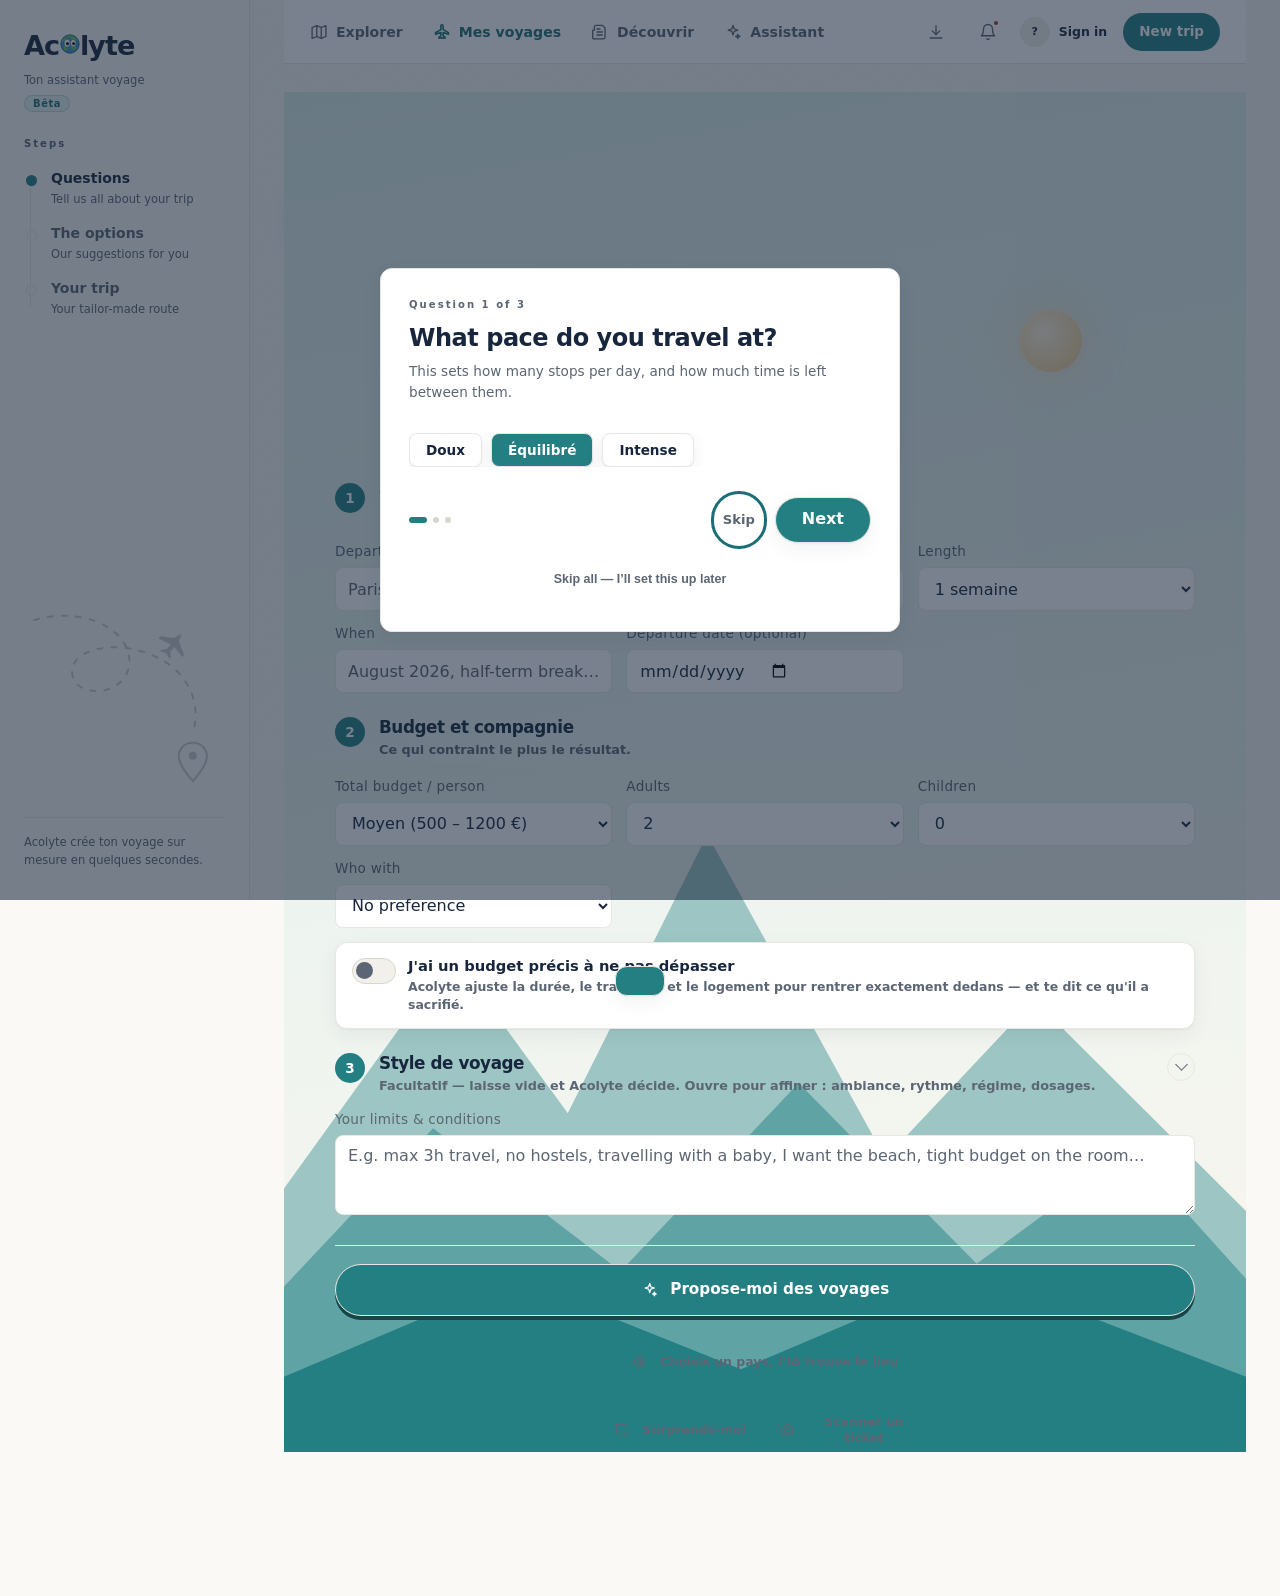
<file: index.html>
<!DOCTYPE html>
<html lang="fr">
<head>
<meta charset="UTF-8">
<!-- Politique de sécurité du contenu.
     Principe : n'autoriser QUE les hôtes réellement appelés par le code.
     Chaque hôte listé est une porte ouverte ; ceux qui ne servent plus
     (Hotellook, Travelpayouts, corsproxy, allorigins, workers.dev, deno.dev)
     ont été retirés. Avant d'ajouter un domaine, vérifie qu'il est appelé.
     ⚠️ Pas de 'unsafe-inline' dans script-src : c'est CE réglage qui empêche
     un texte piégé de devenir du code exécutable. Ne l'affaiblis jamais.
     ⚠️ Le backend est épinglé à son adresse EXACTE, pas à 'https://*.val.run'.
     Val.town donne un sous-domaine de ce domaine à chacun de ses utilisateurs :
     le joker autorisait donc la page à parler à n'importe quel service hébergé
     là, y compris hostile. Si tu changes `proxy` dans config.js, change AUSSI
     cette adresse — le contrôle 13 de outils/verifie.js échoue si les deux
     divergent, justement pour que l'oubli se voie avant la publication.
     ⚠️ N'ajoute PAS 'frame-ancestors' ici : cette directive n'existe QUE dans
     un en-tête HTTP, le navigateur l'ignore dans une balise <meta> et le
     signale dans la console. La protection contre l'encadrement passe par
     X-Frame-Options dans le fichier _headers. -->
<meta http-equiv="Content-Security-Policy" content="default-src 'self'; script-src 'self' https://cdnjs.cloudflare.com https://cdn.jsdelivr.net; style-src 'self' 'unsafe-inline' https://fonts.googleapis.com; font-src https://fonts.gstatic.com; img-src 'self' data: https://pics.avs.io https://upload.wikimedia.org https://thumb.wikimedia.org https://tile.openstreetmap.org https://api.producthunt.com; connect-src 'self' https://generativelanguage.googleapis.com https://api.groq.com https://services-api.ryanair.com https://v6.db.transport.rest https://geocoding-api.open-meteo.com https://api.open-meteo.com https://archive-api.open-meteo.com https://fr.wikipedia.org https://fr.wikivoyage.org https://date.nager.at https://overpass-api.de https://overpass.kumi.systems https://api.frankfurter.dev https://api.emailjs.com https://lechat45--2ec0f9a6860b11f183cf1607ee4eb77e.web.val.run; frame-src https://www.openstreetmap.org https://maps.google.com https://www.google.com; object-src 'none'; base-uri 'self'; form-action 'self'">
<meta name="referrer" content="strict-origin-when-cross-origin">
<!-- Un seul thème, donc une seule couleur de barre système : l'ivoire
     d'Horizon. (applyTheme la repose au démarrage, pour les navigateurs
     qui ignorent la balise statique.) -->
<meta name="theme-color" content="#FAF9F6">
<link rel="manifest" href="manifest.json">
<!-- Icône de l'onglet. ⚠️ Il n'y en avait AUCUNE : sans balise `icon`, Chrome
     cherche /favicon.ico à la racine du domaine, pas dans le sous-chemin
     GitHub Pages — l'onglet restait donc vide. Le .ico contient quatre
     tailles (16/32/48/64) car Chrome, Windows et les favoris n'en prennent
     pas la même ; le .png est là pour les écrans à forte densité. -->
<link rel="icon" href="favicon.ico" sizes="any">
<link rel="icon" type="image/png" href="icon-192.png" sizes="192x192">
<link rel="apple-touch-icon" href="apple-touch-icon.png">
<!-- Le flux du journal, produit par l'action GitHub en même temps que le plan
     du site. Cette balise est ce qui permet à un lecteur de flux de le trouver
     tout seul, à partir de l'adresse du site. -->
<link rel="alternate" type="application/rss+xml" title="Le journal d'Acolyte" href="feed.xml">
<!-- Les DEUX sont nécessaires : la version standard (que Chrome réclame
     désormais) et la variante Apple, encore lue par les anciens iOS. Retirer
     celle d'Apple ferait perdre le mode plein écran sur iPhone. -->
<meta name="mobile-web-app-capable" content="yes">
<meta name="apple-mobile-web-app-capable" content="yes">
<!-- ⚠️ Le nom SOUS l'icône sur l'écran d'accueil iOS. Sans cette balise, iOS
     reprend le <title> de la page — 66 caractères ici — et n'en garde qu'une
     douzaine : on lisait « Acolyte — Pl… » sous l'icône. -->
<meta name="apple-mobile-web-app-title" content="Acolyte">
<meta name="apple-mobile-web-app-status-bar-style" content="black-translucent">
<meta name="viewport" content="width=device-width, initial-scale=1.0, viewport-fit=cover">
<title>Acolyte — Planifie ton voyage : destination, transport, itinéraire</title>
<meta name="description" content="Décris ton envie de voyage : Acolyte choisit la destination, le transport et le logement, puis construit ton programme jour par jour. Consultable hors-ligne.">
<!-- Canonique : sans elle, Google choisit lui-même l'adresse de référence.
     Elle doit être ABSOLUE et pointer sur le sous-chemin GitHub Pages. -->
<link rel="canonical" href="https://lechat45.github.io/Acolyte/">
<meta name="robots" content="index, follow, max-image-preview:large, max-snippet:-1">
<!-- Aperçu de lien (réseaux sociaux). Les URL doivent être absolues : un
     chemin relatif n'est pas résolu par les robots de partage. -->
<meta property="og:type" content="website">
<meta property="og:site_name" content="Acolyte">
<meta property="og:locale" content="fr_FR">
<meta property="og:url" content="https://lechat45.github.io/Acolyte/">
<meta property="og:title" content="Acolyte — Ton copilote de voyage">
<meta property="og:description" content="D'une simple envie à un programme jour par jour : destination, transport, logement et itinéraire, organisés pour toi.">
<meta property="og:image" content="https://lechat45.github.io/Acolyte/og-image.png">
<meta property="og:image:alt" content="Logo Acolyte : le globe mascotte remplace le o d'ACOLYTE">
<meta property="og:image:width" content="1200">
<meta property="og:image:height" content="630">
<meta name="twitter:card" content="summary_large_image">
<meta name="twitter:title" content="Acolyte — Ton copilote de voyage">
<meta name="twitter:description" content="D'une simple envie à un programme jour par jour : destination, transport, logement et itinéraire, organisés pour toi.">
<meta name="twitter:image" content="https://lechat45.github.io/Acolyte/og-image.png">
<link rel="preconnect" href="https://fonts.googleapis.com">
<!-- L'ASSOCIATION TYPOGRAPHIQUE D'HORIZON.
     · MANROPE pour les titres : une grotesque humaniste, ronde sans être
       molle, qui tient les grandes tailles sans devenir décorative. C'est
       elle qui donne à l'interface son air calme et contemporain.
     · INTER pour le texte courant : neutre, faite pour l'écran, elle ne
       cherche pas à exister.
     ⚠️ Fraunces (serif à taille optique) portait les titres de l'édition
     papier. Horizon est une interface sans empattements : elle n'y a plus
     d'emploi, et c'est une famille de moins à télécharger. Les 104 règles
     qui la nommaient passent par --font-titre, défini une seule fois. -->
<link href="https://fonts.googleapis.com/css2?family=Manrope:wght@500;600;700;800&family=Inter:wght@400;500;600;700;800&display=swap" rel="stylesheet">
<link rel="stylesheet" href="style.css">
<!-- Données structurées : décrit le site à Google dans son vocabulaire.
     Ce n'est PAS du script exécuté (type application/ld+json = bloc de
     données), la CSP n'a donc pas à être touchée. -->
<script type="application/ld+json">
{
  "@context": "https://schema.org",
  "@type": "WebApplication",
  "name": "Acolyte",
  "alternateName": "Acolyte — copilote de voyage",
  "url": "https://lechat45.github.io/Acolyte/",
  "image": "https://lechat45.github.io/Acolyte/og-image.png",
  "applicationCategory": "TravelApplication",
  "offers": { "@type": "Offer", "price": "0", "priceCurrency": "EUR" },
  "isAccessibleForFree": true,
  "operatingSystem": "Web, Android, iOS",
  "inLanguage": "fr-FR",
  "description": "Décris ton envie de voyage : Acolyte choisit la destination, le transport et le logement, puis construit ton programme jour par jour. Consultable hors-ligne.",
  "featureList": [
    "Choix de la destination à partir d'une envie",
    "Comparaison des transports sur le prix, la durée et le CO₂",
    "Choix du quartier et du logement",
    "Programme jour par jour organisé par proximité",
    "Carte de l'itinéraire consultable hors-ligne"
  ]
}
</script>
</head>
<body>

<!-- ===== Écran de démarrage (HTML : un seul code, tous les écrans) ===== -->
<div id="boot">
  <div class="boot-in">
    <div class="boot-mark">
      <svg class="mascot" viewBox="0 0 100 100" role="img" aria-label="Acolyte">
        <defs><clipPath id="mGlobeClipBoot"><circle cx="50" cy="50" r="45"/></clipPath></defs>
        <circle class="m-ocean" cx="50" cy="50" r="45"/>
        <g clip-path="url(#mGlobeClipBoot)" class="m-land">
          <ellipse cx="24" cy="29" rx="14" ry="10" transform="rotate(-20 24 29)"/>
          <ellipse cx="29" cy="67" rx="9" ry="14" transform="rotate(14 29 67)"/>
          <ellipse cx="71" cy="24" rx="17" ry="9" transform="rotate(8 71 24)"/>
          <ellipse cx="68" cy="66" rx="11" ry="14" transform="rotate(-10 68 66)"/>
          <ellipse cx="50" cy="12" rx="20" ry="6"/>
        </g>
        <circle class="m-rim" cx="50" cy="50" r="45"/>
        <g class="m-eyes">
          <ellipse class="m-white" cx="36" cy="46" rx="15" ry="19"/>
          <ellipse class="m-white" cx="66" cy="46" rx="14" ry="18"/>
          <g class="m-pupils">
            <circle class="m-pupil" cx="38" cy="48" r="8"/>
            <circle class="m-pupil" cx="68" cy="48" r="7.5"/>
            <circle class="m-shine" cx="41.5" cy="43.5" r="2.4"/>
            <circle class="m-shine" cx="71" cy="43.5" r="2.1"/>
          </g>
        </g>
      </svg>
    </div>
    <div class="boot-word">ACOLYTE</div>
    <div class="boot-sub">COPILOTE DE VOYAGE</div>
    <div class="boot-bar"><i></i></div>
    <div class="boot-step" id="bootStep">Démarrage…</div>
  </div>
</div>

<!-- ===== Colonne de gauche (ordinateur) =====
     Elle porte l'identité et le fil du parcours. Sur téléphone elle
     disparaît : la barre du bas et le fil d'étapes horizontal reprennent le
     relais — le dessin mobile reste la référence. -->
<aside class="rail" aria-hidden="true">
  <!-- Le logo : le globe REMPLACE le « o » d'ACOLYTE — une lettre ronde par
       une planète ronde. Chaque lettre reste un élément séparé, et le globe
       est la mascotte du site (2 clics dessus = la salle de jeux). -->
  <div class="rail-logo">
    <span class="logo-word rail-logoword" aria-label="Acolyte"><i>A</i><i>c</i><i class="o-mark">o<span class="logo-mark"></span></i><i>l</i><i>y</i><i>t</i><i>e</i></span>
    <em class="rail-tag">Ton assistant voyage</em>
    <span class="beta-tag beta-tag-rail" title="Acolyte est en cours de refonte">B&#234;ta</span>
  </div>

  <!-- Le titre dit ce que la colonne montre : il change avec la catégorie
       (Étapes / Journées du voyage / Mon compte). -->
  <p class="rail-title" id="railTitle">Étapes</p>
  <ol class="rail-steps" id="railSteps">
    <!-- rempli par renderRail() : le contenu dépend de la catégorie -->
  </ol>

  <!-- Décor : la route en pointillé d'un avion. Dessiné en SVG, donc net à
       toute taille et sans image à télécharger. Coupé si l'utilisateur a
       réduit les animations n'a pas de sens : il ne bouge pas. -->
  <!-- Décor : la trace d'un avion qui rejoint une destination.
       Dessiné en SVG (net à toute taille, rien à télécharger).
       ⚠️ Un seul tracé pour la goutte du repère : la version précédente en
       superposait deux, ce qui donnait une forme brouillonne. -->
  <svg class="rail-art" viewBox="0 0 200 200" aria-hidden="true" fill="none"
       stroke="currentColor" stroke-width="2" stroke-linecap="round" stroke-linejoin="round">
    <path d="M10 30 C64 14 112 44 104 78 C97 106 52 108 48 84 C44 58 96 46 138 70 C166 86 176 116 168 142"
          stroke-dasharray="5 9"/>
    <!-- l'avion, vu de dessus, orienté dans le sens de la trace -->
    <g transform="translate(150 52) rotate(38)">
      <path d="M0 -11 L3 -3 L15 4 L15 7 L3 4 L2 10 L6 14 L6 16 L0 14 L-6 16 L-6 14 L-2 10 L-2 4 L-15 7 L-15 4 L-3 -3 Z"
            fill="currentColor" stroke="none"/>
    </g>
    <!-- le repère de destination : une goutte et son point -->
    <path d="M168 152 c-8.5 0 -14 6 -14 13.5 c0 10 14 24.5 14 24.5 s14 -14.5 14 -24.5 c0 -7.5 -5.5 -13.5 -14 -13.5 z"/>
    <circle cx="168" cy="165" r="4" fill="currentColor" stroke="none"/>
  </svg>

  <!-- ⚠️ Ce bloc N'EST PLUS UNE CARTE, et c'est le principe même de la
       direction 1b : « plus d'air, pas de cartes empilées ». Un filet et une
       phrase. L'encadré, l'émoji et la deuxième ligne étaient une carte de
       plus dans une colonne qui n'en veut aucune. -->
  <div class="rail-note">
    <p>Acolyte crée ton voyage sur mesure en quelques secondes.</p>
  </div>
</aside>

<!-- ⚠️ Lien d'évitement (RGAA 12.7 / WCAG 2.4.1). Invisible à la souris, il
     apparaît dès qu'on tabule : sans lui, quelqu'un au clavier doit traverser
     tout l'en-tête et la navigation avant d'atteindre le contenu, à chaque
     changement d'écran. Premier élément du corps de page, forcément. -->
<!-- ============================================================
     LA BARRIERE « ORDINATEUR SEULEMENT »
     ------------------------------------------------------------
     Acolyte est en refonte. La mise en page d'Horizon est au point sur
     grand ecran ; sur telephone et tablette elle ne l'est pas encore.
     Plutot que de montrer un chantier, on l'annonce.

     ⚠️ RIEN N'EST SUPPRIME. Toutes les regles telephone (la barre du bas,
     les blocs @media (max-width:899px), le bloc (pointer:coarse) et ses
     cibles de 44 px) restent dans la feuille, intactes. Cette barriere ne
     fait que poser un calque par-dessus : le jour ou la version mobile est
     prete, il suffit de retirer la requete media qui l'affiche, et tout ce
     qui est dessous remarche sans avoir ete touche.

     ⚠️ ELLE EST EN CSS, PAS EN JAVASCRIPT. Un verrou pose par script tombe
     si le script echoue — et c'est justement sur un vieux telephone que le
     script a le plus de chances d'echouer. Une requete media, elle, est
     appliquee par le navigateur avant le premier pixel.

     Deux cas l'ouvrent, et le texte le dit :
       (hover:none) and (pointer:coarse) → un vrai appareil tactile ;
       (max-width:899px) → une fenetre trop etroite pour la mise en page,
       y compris sur un ordinateur, ou il suffit de l'agrandir.
============================================================ -->
<div class="gate-pc" id="gatePC" role="dialog" aria-modal="true" aria-labelledby="gatePCTitre">
  <div class="gate-pc-carte">
    <p class="gate-pc-beta">Acolyte est en b&#234;ta</p>
    <h2 id="gatePCTitre">Pour l&#39;instant, sur ordinateur</h2>
    <p class="gate-pc-txt">Acolyte est en pleine refonte. Le nouveau dessin est au point
      sur grand &#233;cran&#160;; sur t&#233;l&#233;phone et tablette, il ne l&#39;est pas encore.
      Te le montrer &#224; moiti&#233; fini serait pire que de te faire attendre.</p>
    <p class="gate-pc-txt">Ouvre <b>acolyte</b> depuis un ordinateur&#160;— ou, si tu y es d&#233;j&#224;,
      &#233;largis la fen&#234;tre&#160;: la mise en page a besoin de 900&#160;pixels.</p>
    <p class="gate-pc-url">lechat45.github.io/Acolyte</p>
  </div>
</div>

<a class="skip" href="#contenu">Aller au contenu</a>

<div class="wrap">
  <header>
    <div class="logo"><span class="logo-word" aria-label="Acolyte"><i>A</i><i>c</i><i class="o-mark">o<span class="logo-mark"></span></i><i>l</i><i>y</i><i>t</i><i>e</i></span><span class="beta-tag" title="Acolyte est en cours de refonte">B&#234;ta</span></div>
    <!-- La nav vit ici dans le HTML, mais sur téléphone elle est en
         position:fixed en bas : le parent n'a alors aucun effet sur elle.
         Sur ordinateur elle repasse en flux et devient la barre du haut. -->
    <nav class="catnav">
      <!-- ⚠️ Tracés REPRIS TELS QUELS de la maquette (section « Le jeu
           d'icônes »). Mes premières versions étaient redessinées de mémoire et
           ça se voyait : la carte n'était qu'une suite de traits qui ne se
           fermaient jamais, et l'avion ressemblait à une ancre. Une icône de
           24 px ne se devine pas, elle se recopie.
           stroke-width 1.75 comme la maquette. -->
      <button data-cat="map"><svg class="ico" viewBox="0 0 24 24" fill="none" stroke="currentColor" stroke-width="1.75" stroke-linecap="round" stroke-linejoin="round" aria-hidden="true"><path d="M9 3.5 2.8 6v14.5L9 18l6 2.5 6.2-2.5V3.5L15 6 9 3.5Z"/><path d="M9 3.5V18M15 6v14.5"/></svg>Explorer</button>
      <button data-cat="trip" class="on"><svg class="ico" viewBox="0 0 24 24" fill="none" stroke="currentColor" stroke-width="1.75" stroke-linecap="round" stroke-linejoin="round" aria-hidden="true"><path d="M12 2.4c.85 0 1.5.65 1.5 1.5v4.9l7.1 4.1v2l-7.1-2.2v4.2l2.5 1.8v1.5L12 19.6l-4 .6v-1.5l2.5-1.8v-4.2L3.4 15v-2l7.1-4.1v-5c0-.84.65-1.5 1.5-1.5Z"/></svg>Mes voyages</button>
      <button data-cat="blog"><svg class="ico" viewBox="0 0 24 24" fill="none" stroke="currentColor" stroke-width="1.75" stroke-linecap="round" stroke-linejoin="round" aria-hidden="true"><path d="M4.5 21.2h12.2a2 2 0 0 0 2-2V6.6l-3.4-3.4H6.5a2 2 0 0 0-2 2v3.4"/><path d="M4.5 9.5H3.2a1 1 0 0 0-1 1v8.7a2 2 0 0 0 2 2"/><path d="M8 8h4M8 12h7M8 16h7"/></svg>Découvrir</button>
      <button data-cat="profile"><svg class="ico" viewBox="0 0 24 24" fill="none" stroke="currentColor" stroke-width="1.75" stroke-linecap="round" stroke-linejoin="round" aria-hidden="true"><path d="M20 20.8v-1.9a4 4 0 0 0-4-4H8a4 4 0 0 0-4 4v1.9"/><path d="M12 3.2a4.1 4.1 0 1 0 0 8.2 4.1 4.1 0 0 0 0-8.2Z"/></svg>Profil</button>
      <!-- ⚠️ L'ONGLET EST MAINTENANT SUR TÉLÉPHONE AUSSI. Il était réservé à
           l'ordinateur ; la barre du bas passe donc de 4 à 5 colonnes — voir
           `.catnav` (grid-template-columns), qui doit rester d'accord avec le
           nombre réel de boutons, sinon le cinquième déborde ou se replie.
           C'est exactement l'avertissement que porte déjà le bloc BLOG, pour
           le même motif quand il est passé de 3 à 4.
           La classe .cat-pc et ses règles sont retirées : plus rien ne les
           utilise, et les laisser masquerait l'onglet à la prochaine reprise —
           c'est mot pour mot ce qui était arrivé la fois précédente. -->
      <button data-cat="ia"><svg class="ico" viewBox="0 0 24 24" fill="none" stroke="currentColor" stroke-width="1.75" stroke-linecap="round" stroke-linejoin="round" aria-hidden="true"><path d="M12 3.2 13.6 8l4.8 1.6-4.8 1.6L12 16l-1.6-4.8L5.6 9.6 10.4 8 12 3.2Z"/><path d="M18.4 14.8l.8 2.2 2.2.8-2.2.8-.8 2.2-.8-2.2-2.2-.8 2.2-.8.8-2.2Z"/></svg>Assistant</button>
    </nav>

    <!-- ⚠️ CETTE BALISE AVAIT DISPARU. En retirant le bouton de bascule du
         thème (commit « Le theme sombre est retire »), le <div class="navtools">
         ouvrant est parti avec lui : les cinq boutons de droite se sont
         retrouvés enfants directs de <header>, et TOUTES les règles
         `.navtools button` sont devenues muettes. Ils s'affichaient donc en
         boutons natifs du navigateur — fond gris #F0F0F0, texte et contour
         noirs — en haut de chaque page, dans une refonte où plus rien d'autre
         n'est noir. Le `</div>` fermant, lui, était resté : le navigateur
         l'ignore sans rien dire, et la page reste « valide » à l'œil. -->
    <div class="navtools">
      <button id="ntInstall" type="button" title="Installer l'application" aria-label="Installer l'application" style="display:none">
        <svg class="ico" viewBox="0 0 24 24" fill="none" stroke="currentColor" stroke-width="1.75" stroke-linecap="round" stroke-linejoin="round" aria-hidden="true"><path d="M12 3.5v11.8"/><path d="m7 10.5 5 5 5-5M4.2 20h15.6"/></svg>
      </button>
      <!-- La cloche ouvre le journal des nouveautés — la seule chose
           qu'Acolyte ait à notifier. La pastille n'apparaît que si la
           version en cours n'a pas encore été vue (checkNews la pose). -->
      <button id="ntCloche" type="button" class="nt-cloche" title="Quoi de neuf ?" aria-label="Quoi de neuf ?">
        <svg class="ico" viewBox="0 0 24 24" fill="none" stroke="currentColor" stroke-width="1.75"
             stroke-linecap="round" stroke-linejoin="round" aria-hidden="true">
          <path d="M18 8a6 6 0 0 0-12 0c0 7-3 9-3 9h18s-3-2-3-9"/>
          <path d="M13.73 21a2 2 0 0 1-3.46 0"/>
        </svg>
        <span class="nt-point" id="ntPoint" hidden></span>
      </button>
      <button id="ntMe" type="button" class="nt-me" title="Mon compte">
        <span class="nt-av" id="ntAv" aria-hidden="true">?</span><span class="nt-nom" id="ntNom">Compte</span>
      </button>
      <!-- L'action principale de la barre : elle ramène au questionnaire,
           c'est-à-dire au début d'un vrai voyage. -->
      <button id="ntNouveau" type="button" class="btn nt-nouveau">Nouveau voyage</button>
    </div>
  </header>

  <main id="contenu">
    <!-- ⚠️ Averti quand le voyage chargé a été écrit par une version PLUS
         RÉCENTE d'Acolyte. On ne refuse pas de le charger — ce serait hostile
         hors ligne, le voyage disparaîtrait au pire moment — mais l'utilisateur
         doit savoir que certains réglages ont été remis à zéro par précaution.
         Sans ce bandeau, son mode de transport changeait tout seul et en
         silence. Affiché par safeState via _etatDuFutur. -->
    <div class="futur-bar" id="futurBar" role="status" hidden>
      <span class="fb-ico" aria-hidden="true"></span>
      <p>Ce voyage a été créé avec une <b>version plus récente</b> d'Acolyte.
         Certains réglages ont été remis à leur valeur par défaut par précaution —
         tes étapes, tes notes et tes dépenses sont intactes.</p>
      <button class="fb-x" id="futurX" type="button" aria-label="Masquer cet avertissement">✕</button>
    </div>
  <div id="catTrip">
  <!-- ⚠️ La barre de progression est posée SOUS les trois étapes, pas autour :
       elle relie les pastilles au lieu de les encadrer. Sa largeur est pilotée
       par --avance (0 / 50 / 100 %), écrite par gotoStep — une seule variable,
       donc rien à resynchroniser quand une étape change. -->
  <nav class="steps" id="steps" style="--avance:0%">
    <div class="steps-rail" aria-hidden="true"><i></i></div>
    <div class="step active" data-step="1"><span class="n">1</span>Questions</div>
    <div class="step locked" data-step="2"><span class="n">2</span>Les choix</div>
    <div class="step locked" data-step="3"><span class="n">3</span>Ton voyage</div>
  </nav>

  <!-- ================= VUE 1 : ENVIES ================= -->
  <section class="view" id="view1">
    <!-- Bandeau d'accueil : le titre posé sur un décor. Le décor est une
         composition CSS/SVG et non une photo — aucun fichier à télécharger,
         rien à autoriser dans la politique de sécurité, et il reste net sur
         tous les écrans. -->
    <!-- ============================================================
         LE HÉROS — HORIZON
         ------------------------------------------------------------
         La référence pose le texte à gauche et une photographie à droite.
         ⚠️ PAS DE PHOTOGRAPHIE DÉCORATIVE DISTANTE ICI. Acolyte n'embarque
         aucune image et se veut utilisable hors connexion : poser une photo
         de banque d'images en tête de page ajouterait des centaines de
         kilo-octets, une dépendance réseau au premier affichage, et un trou
         blanc dès qu'elle ne charge pas. La scène est dessinée en CSS et en
         SVG — zéro octet transféré, nette à toutes les tailles, et elle
         fonctionne dans le tunnel comme le reste de l'application.
         Quand un voyage existe, c'est SA destination qui s'affiche à la
         place : une vraie photo, qui veut dire quelque chose.
    ============================================================ -->
    <section class="hero-h">
      <div class="hero-h-txt">
        <h1>Le voyage, à votre façon.</h1>
        <p class="hero-h-sur">Planifiez moins. Vivez plus.</p>
        <p class="hero-h-desc">Imaginez votre prochaine escapade. Acolyte vous aide à
          créer un itinéraire qui vous ressemble, de la première idée aux souvenirs du retour.</p>
        <div class="hero-h-actes">
          <button type="button" class="btn" id="heroCreer">Créer mon voyage</button>
          <button type="button" class="btn ghost" id="heroDecouvrir">Découvrir les destinations</button>
        </div>
      </div>
      <div class="hero-h-vue" aria-hidden="true">
        <div class="hhv-ciel"></div>
        <svg class="hhv-relief" viewBox="0 0 400 260" preserveAspectRatio="none">
          <path class="hhv-l1" d="M0 190 L70 128 L118 170 L176 96 L250 182 L312 140 L400 196 L400 260 L0 260 Z"/>
          <path class="hhv-l2" d="M0 216 L62 174 L140 212 L214 162 L288 210 L352 180 L400 214 L400 260 L0 260 Z"/>
          <path class="hhv-l3" d="M0 240 L96 214 L190 238 L286 212 L400 240 L400 260 L0 260 Z"/>
        </svg>
        <span class="hhv-soleil"></span>
      </div>
    </section>
    <!-- La section de la référence : un intertitre, un lien à droite, et
         des cartes. Elle n'est PAS une carte blanche elle-même — les
         cartes de voyage le sont, et deux cartes emboîtées se lisent mal. -->
    <section class="av-sect" id="tripGallery" hidden>
      <div class="av-tete">
        <h2>Vos prochaines aventures</h2>
        <button type="button" class="av-lien" id="avTous">Voir tous mes voyages →</button>
      </div>
      <div id="galleryList"></div>
    </section>
    <!-- ⚠️ TROIS BLOCS AU LIEU D'UNE GRILLE DE QUATORZE CHAMPS.
         Le questionnaire était une seule carte : quatorze champs à la suite,
         sans respiration ni regroupement. On ne savait pas combien il en
         restait, ni ce qui allait ensemble. Trois cartes numérotées — où, avec
         qui, comment — donnent une carte mentale : on voit qu'il y a trois
         sujets, et chacun tient dans un coup d'œil.
         Aucun identifiant de champ ne change : readPrefs les lit un par un
         depuis app.js, et les renommer aurait tout débranché en silence. -->
    <div class="card q-bloc">
      <div class="q-tete"><span class="q-n">1</span>
        <div><h3>Où, et quand</h3><p class="hint">Le minimum pour qu'Acolyte cherche juste.</p></div>
      </div>
      <div class="grid">
        <div class="field"><label for="fFrom">Ville de départ</label><input id="fFrom" placeholder="Paris" autocomplete="off"></div>
        <div class="field"><label for="fDest">Destination souhaitée</label><input id="fDest" placeholder="Pays ou ville — vide = surprends-moi" autocomplete="off"></div>
        <div class="field"><label for="fDays">Durée</label>
          <select id="fDays">
            <option value="un week-end (2-3 jours)">Week-end (2-3 j)</option>
            <option value="une semaine" selected>1 semaine</option>
            <option value="deux semaines">2 semaines</option>
            <option value="trois semaines ou plus">3 semaines +</option>
          </select>
        </div>
        <div class="field"><label for="fWhen">Période</label><input id="fWhen" placeholder="août 2026, vacances de la Toussaint…"></div>
        <div class="field"><label for="fDepart">Date de départ (optionnel)</label><input id="fDepart" type="date"></div>
      </div>
    </div>

    <div class="card q-bloc">
      <div class="q-tete"><span class="q-n">2</span>
        <div><h3>Budget et compagnie</h3><p class="hint">Ce qui contraint le plus le résultat.</p></div>
      </div>
      <div class="grid">
        <div class="field"><label for="fBudget">Budget total / personne</label>
          <select id="fBudget">
            <option value="petit budget (moins de 500€)">Petit (&lt; 500 €)</option>
            <option value="budget moyen (500-1200€)" selected>Moyen (500 – 1200 €)</option>
            <option value="budget confortable (1200-2500€)">Confort (1200 – 2500 €)</option>
            <option value="budget élevé (2500€ et plus)">Élevé (2500 € +)</option>
          </select>
        </div>
        <div class="field"><label for="fAdults">Adultes</label>
          <select id="fAdults"><option>1</option><option selected>2</option><option>3</option><option>4</option><option>5</option><option>6</option></select>
        </div>
        <div class="field"><label for="fKids">Enfants</label>
          <select id="fKids"><option selected>0</option><option>1</option><option>2</option><option>3</option><option>4</option></select>
        </div>
        <!-- L'âge, et pas seulement le nombre. Un enfant de 2 ans et un de 14
             n'imposent pas les mêmes journées : les distances, les horaires, la
             sieste, ce qui l'intéresse — tout change. Le compte seul ne dit rien.
             ⚠️ Masqué tant qu'il n'y a aucun enfant : un champ inutile dans un
             questionnaire déjà long est un motif d'abandon. -->
        <div class="field" id="fKidsAgesBox" style="display:none">
          <label for="fKidsAges">Âge des enfants</label>
          <input id="fKidsAges" type="text" inputmode="numeric" autocomplete="off"
                 placeholder="ex. 3 et 7" maxlength="40">
        </div>
        <div class="field"><label for="fWith">Avec qui</label>
          <select id="fWith">
            <option value="" selected>Peu importe</option>
            <option value="en solo">En solo</option>
            <option value="en couple">En couple</option>
            <option value="entre amis">Entre amis</option>
            <option value="en famille">En famille</option>
            <option value="entre collègues">Entre collègues</option>
          </select>
        </div>
        <!-- BUDGET INVERSÉ. La tranche ci-dessus convient à qui est souple ;
             elle ne dit rien de quelqu'un qui a exactement 800 € et pas un
             euro de plus. Ici le montant devient un PLAFOND, et c'est la durée,
             le transport et le logement qui s'ajustent pour tenir dedans. -->
        <div class="field wide">
          <label class="opt-check" for="fBudgetStrict">
            <input type="checkbox" id="fBudgetStrict">
            <span>
              <b>J'ai un budget précis à ne pas dépasser</b>
              <em>Acolyte ajuste la durée, le transport et le logement pour rentrer exactement dedans — et te dit ce qu'il a sacrifié.</em>
            </span>
          </label>
          <div class="pays-box" id="fBudgetMaxBox" hidden>
            <label for="fBudgetMax">Ton plafond, par personne, tout compris</label>
            <div class="pays-add">
              <input id="fBudgetMax" type="number" inputmode="numeric" min="80" max="20000" step="10"
                     placeholder="ex : 800" autocomplete="off">
              <span class="bi-unite">€</span>
            </div>
          </div>
        </div>
      </div>
    </div>

    <!-- ⚠️ REPLIÉ PAR DÉFAUT. Vingt-trois champs à l'écran avant le premier
         résultat, c'est le genre de mur qui fait abandonner. Les deux premiers
         blocs suffisent à chercher ; celui-ci affine, et il le dit lui-même
         (« facultatif »). Il s'ouvre d'un geste, et reste ouvert si un champ
         y est déjà rempli — restauré depuis le brouillon, par exemple. -->
    <div class="card q-bloc q-repli" id="qBloc3">
      <button type="button" class="q-tete q-tete-btn" id="qBloc3Btn" aria-expanded="false" aria-controls="qBloc3Corps">
        <span class="q-n">3</span>
        <div><h3>Style de voyage</h3><p class="hint">Facultatif — laisse vide et Acolyte décide. Ouvre pour affiner : ambiance, rythme, régime, dosages.</p></div>
        <span class="q-fl" aria-hidden="true"></span>
      </button>
      <div class="grid q-corps" id="qBloc3Corps" hidden>
        <div class="field"><label for="fVibe">Ambiance recherchée</label>
          <select id="fVibe">
            <option value="" selected>Peu importe — surprends-moi</option>
            <option value="plage & détente">Plage &amp; détente</option>
            <option value="ville & culture">Ville &amp; culture</option>
            <option value="nature & aventure">Nature &amp; aventure</option>
            <option value="fête & vie nocturne">Fête &amp; vie nocturne</option>
            <option value="romantique">Romantique</option>
            <option value="bien-être & repos">Bien-être &amp; repos</option>
          </select>
        </div>
        <!-- La suggestion du Journal se pose ICI : elle réagit à l'ambiance
             choisie juste au-dessus, et propose un article déjà écrit. -->
        <div class="field wide" id="vibeBlog" hidden></div>
        <div class="field"><label for="fTransport">Comment tu veux voyager</label>
          <select id="fTransport">
            <option value="" selected>Peu importe — Acolyte décide</option>
            <option value="train">Train</option>
            <option value="voiture">Voiture</option>
            <option value="avion">Avion</option>
          </select>
        </div>
        <div class="field"><label for="fStay">Style d'hébergement</label>
          <select id="fStay">
            <option value="" selected>Peu importe</option>
            <option value="hôtel">Hôtel</option>
            <option value="appartement / Airbnb">Appartement / Airbnb</option>
            <option value="auberge / éco">Auberge / éco</option>
            <option value="séjour de luxe">Séjour de luxe</option>
          </select>
        </div>
        <!-- Une case à cocher plutôt qu'une option au fond d'une liste : le
             voyageur doit VOIR qu'il peut traverser plusieurs pays. -->
        <div class="field wide">
          <label class="opt-check" for="fMulti">
            <input type="checkbox" id="fMulti">
            <span>
              <b>Traverser plusieurs pays</b>
              <em>Acolyte construit un itinéraire de 2 à 3 pays, avec les trajets entre étapes comptés dans le budget.</em>
            </span>
          </label>
          <!-- N'apparaît QUE si la case est cochée : sinon c'est un champ qui
               ne sert à rien et qui alourdit le questionnaire. -->
          <div class="pays-box hidden" id="paysBox">
            <label for="fPaysAdd">Quels pays ?</label>
            <div class="pays-add">
              <input id="fPaysAdd" list="paysList" placeholder="ex : Italie" autocomplete="off" maxlength="40">
              <datalist id="paysList"></datalist>
              <button type="button" class="btn sm" id="btnPaysAdd">Ajouter</button>
            </div>
            <div class="pays-tags" id="paysTags"></div>
            <p class="hint" id="paysHint">Laisse vide et Acolyte choisit les pays pour toi.</p>
          </div>
        </div>
        <!-- À TABLE. Un régime n'est pas une préférence à mettre au fond d'une
             liste : pour une allergie, une recommandation ratée gâche un repas
             au mieux, envoie à l'hôpital au pire. D'où le champ libre à côté du
             menu déroulant — « sans arachide » n'est pas un régime, c'est une
             contrainte, et elle doit pouvoir s'écrire. -->
        <div class="field"><label for="fRegime">À table</label>
          <select id="fRegime">
            <option value="" selected>Je mange de tout</option>
            <option value="végétarien">Végétarien</option>
            <option value="végétalien / vegan">Végétalien / vegan</option>
            <option value="sans gluten">Sans gluten</option>
            <option value="sans lactose">Sans lactose</option>
            <option value="halal">Halal</option>
            <option value="casher">Casher</option>
            <option value="sans porc">Sans porc</option>
            <option value="pescétarien">Pescétarien</option>
          </select>
        </div>
        <div class="field"><label for="fEvite">Ce que tu ne peux pas manger</label>
          <input id="fEvite" maxlength="160" autocomplete="off"
                 placeholder="ex : arachides (allergie), artichaut, coriandre">
          <p class="hint">Allergies et aversions. Précise « allergie » quand c'en est une.</p>
        </div>
        <!-- Le DOSAGE, que les listes déroulantes ne savent pas dire. Laissé au
             milieu, un curseur n'ajoute rien au prompt : voir pondTexte(). -->
        <div class="field wide pond-bloc">
          <label>Le dosage</label>
          <p class="hint" style="margin:0 0 10px">Laisse au centre ce sur quoi tu n'as pas d'avis — Acolyte n'en tiendra alors aucun compte.</p>
          <div class="pond" data-pond="pNature">
            <span>Ville</span><input type="range" id="pNature" min="0" max="100" step="5" value="50"
              aria-label="Dosage entre ville et nature"><span>Nature</span>
          </div>
          <div class="pond" data-pond="pRythme">
            <span>Lent</span><input type="range" id="pRythme" min="0" max="100" step="5" value="50"
              aria-label="Dosage du rythme"><span>Intense</span>
          </div>
          <div class="pond" data-pond="pConfort">
            <span>Économe</span><input type="range" id="pConfort" min="0" max="100" step="5" value="50"
              aria-label="Dosage entre économie et confort"><span>Confort</span>
          </div>
          <p class="pond-lu" id="pondLu" hidden></p>
        </div>
        <div class="field wide">
          <label class="opt-check" for="fLocal">
            <input type="checkbox" id="fLocal">
            <span>
              <b>Comme un habitant</b>
              <em>Acolyte écarte les pièges à touristes et ne propose que des endroits où vont vraiment les gens du coin.</em>
            </span>
          </label>
        </div>
      </div>
      <div class="field" style="margin-top:14px"><label for="fFree">Tes limites & conditions</label>
        <textarea id="fFree" placeholder="Ex : max 3h de trajet, pas d'auberge, je pars avec un bébé, je veux la plage, budget serré sur le logement…"></textarea>
      </div>
      <div class="go-acts">
        <button class="btn" id="btnGo"><svg class="ico" viewBox="0 0 24 24" fill="none" stroke="currentColor" stroke-width="1.7" stroke-linecap="round" stroke-linejoin="round" aria-hidden="true"><path d="M12 3.2 13.6 8 18.4 9.6 13.6 11.2 12 16 10.4 11.2 5.6 9.6 10.4 8Z"/><path d="M18.4 15.2 19.1 17.1 21 17.8 19.1 18.5 18.4 20.4 17.7 18.5 15.8 17.8 17.7 17.1Z"/></svg>Propose-moi des voyages</button>
        <button class="btn ghost" id="btnCountry"><svg class="ico" viewBox="0 0 24 24" fill="none" stroke="currentColor" stroke-width="1.7" stroke-linecap="round" stroke-linejoin="round" aria-hidden="true"><circle cx="12" cy="12" r="8.2"/><circle cx="12" cy="12" r="4"/><circle cx="12" cy="12" r="1" fill="currentColor"/><path d="M12 2.2v1.6M12 20.2v1.6M2.2 12h1.6M20.2 12h1.6"/></svg>Choisis un pays, l'IA trouve le lieu</button>
        <div class="btn-duo">
          <button class="btn ghost" id="btnLucky"><svg class="ico" viewBox="0 0 24 24" fill="none" stroke="currentColor" stroke-width="1.7" stroke-linecap="round" stroke-linejoin="round" aria-hidden="true"><rect x="3.6" y="3.6" width="16.8" height="16.8" rx="3.4"/><circle cx="8.6" cy="8.6" r="1.15" fill="currentColor" stroke="none"/><circle cx="15.4" cy="15.4" r="1.15" fill="currentColor" stroke="none"/></svg>Surprends-moi</button>
          <button class="btn ghost" id="btnScanTicket"><svg class="ico" viewBox="0 0 24 24" fill="none" stroke="currentColor" stroke-width="1.7" stroke-linecap="round" stroke-linejoin="round" aria-hidden="true"><path d="M3.5 8.4A1.9 1.9 0 0 1 5.4 6.5h2.2l1.3-2.1h6.2l1.3 2.1h2.2a1.9 1.9 0 0 1 1.9 1.9v9.2a1.9 1.9 0 0 1-1.9 1.9H5.4a1.9 1.9 0 0 1-1.9-1.9Z"/><circle cx="12" cy="13" r="3.6"/></svg>Scanner un ticket</button>
        </div>
      </div>
    </div>
  </section>


  <!-- ================= VUE 2 : LES CHOIX ================= -->
  <section class="view hidden" id="view2">
    <div id="zoneResults"><div class="card"><p class="sub" style="margin:0">Remplis le questionnaire à l'étape 1 pour voir tes propositions ici.</p></div></div>
  </section>

  <!-- ================= VUE 3 : Y ALLER ================= -->
  <section class="view hidden" id="view3">
    <div id="passSlot3"></div>

    <!-- Encart « aujourd'hui » (rendu par le JS, seulement pendant le séjour) -->
    <div id="zonePlan"></div>

    <!-- Tout le voyage, rangé par catégorie (barre rendue par le JS) -->
    <div id="zoneSections"></div>

    <!-- 3 · Réserver (replié : on n'y va qu'au moment de réserver) -->
    <div class="acc" id="accResa">
      <button class="acc-head" type="button" data-acc aria-expanded="false">RÉSERVER <span class="arr" aria-hidden="true">›</span></button>
      <div class="acc-body">
        <p class="sub" style="margin:0 0 12px">Tous les liens de réservation, déjà pré-remplis avec ta destination et tes dates.</p>
        <button class="btn" id="btnOpenResa" style="width:100%;justify-content:center">Réserver — billets, hôtels, activités</button>
        <div class="btn-duo" style="margin-top:10px">
          <button class="btn ghost sm" id="btnDossier">Carnet (PDF)</button>
          <button class="btn ghost sm" id="btnMaps">Cartes hors-ligne</button>
        </div>
        <p class="hint" style="margin:8px 0 0">Avant le décollage : télécharge le carnet PDF et prépare les <strong>cartes de chaque journée</strong> — tout reste consultable <strong>sans connexion</strong>.</p>

        <!-- Le suivi des réservations. renderResas() et son écouteur de
             suppression existaient depuis toujours ; #zoneRes et ce
             formulaire n'ont jamais été écrits, donc rien ne pouvait être
             enregistré. Le balisage est ici, en HTML statique, pour que
             l'écouteur posé au chargement d'app.js trouve bien #btnRes. -->
        <h3 style="margin:24px 0 6px;padding-top:20px;border-top:1px solid var(--stroke)">Tes numéros de réservation</h3>
        <p class="hint" style="margin:0 0 12px">Gardés sur ton appareil, consultables hors connexion. Rien n'est envoyé.</p>
        <div class="res-form">
          <select id="resType" aria-label="Type de réservation">
            <option value="✈️ Vol">✈️ Vol</option>
            <option value="🏨 Hôtel">🏨 Hôtel</option>
            <option value="🚆 Train">🚆 Train</option>
            <option value="🚗 Location">🚗 Location</option>
            <option value="🎟️ Activité">🎟️ Activité</option>
          </select>
          <input id="resRef" maxlength="40" placeholder="Référence" autocomplete="off">
          <input id="resLink" maxlength="200" placeholder="Lien (facultatif)" autocomplete="off">
          <button type="button" class="btn sm" id="btnRes">Ajouter</button>
        </div>
        <div id="zoneRes"></div>
      </div>
    </div>

    <!-- 4 · Gestion du voyage (replié : actions rares) -->
    <div class="acc" id="accManage">
      <button class="acc-head" type="button" data-acc aria-expanded="false">GÉRER CE VOYAGE <span class="arr" aria-hidden="true">›</span></button>
      <!-- ⚠️ SIX BOUTONS RIGOUREUSEMENT IDENTIQUES, c'était le problème : « ↺
           Nouveau voyage », qui efface tout, avait exactement l'allure
           d'« Exporter (.md) », qui ne fait qu'écrire un fichier. Trois groupes
           nommés remplacent la grille indifférenciée, et le geste irréversible
           est seul, en bas, derrière un trait et dans un rouge qui le désigne.
           Aucun identifiant ne change : les six sont câblés dans app.js. -->
      <div class="acc-body">
        <div class="ger-grp">
          <p class="ger-lbl">Refaire</p>
          <div class="btn-duo">
            <button class="btn ghost sm" id="btnPlanRedo2">Tout réorganiser</button>
            <button class="btn ghost sm" data-changedest>Changer de destination</button>
          </div>
          <p class="hint" style="margin:8px 0 0">Le voyage est regénéré. Tes notes, dépenses et cases cochées restent.</p>
        </div>

        <div class="ger-grp">
          <p class="ger-lbl">Emporter une copie</p>
          <div class="btn-duo">
            <button class="btn ghost sm" id="btnBackup">Sauvegarder (fichier)</button>
            <button class="btn ghost sm" id="btnExport">Exporter (.md)</button>
          </div>
          <div class="btn-duo" style="margin-top:10px">
            <button class="btn ghost sm" id="btnRestore">Importer une sauvegarde</button>
          </div>
        </div>

        <div class="ger-grp ger-danger">
          <p class="ger-lbl">Recommencer de zéro</p>
          <p class="hint" style="margin:0 0 10px">Efface ce voyage de l'appareil : programme, notes, dépenses, cases cochées. Sauvegarde-le d'abord si tu veux le retrouver.</p>
          <button class="btn ghost sm btn-danger" id="btnReset">↺ Nouveau voyage</button>
        </div>
        <input type="file" id="restoreFile" accept="application/json,.json" hidden aria-label="Choisir un fichier de sauvegarde à restaurer">
      </div>
    </div>
  </section>

  <!-- ================= VUE 4 : DORMIR ================= -->

  <!-- ================= VUE 5 : SUR PLACE ================= -->

  </div><!-- /catTrip -->

  <!-- ================= CATÉGORIE : CARTE ================= -->
  <!-- ===== CARTE =====
       Elle vit DANS le flux de la page, comme les autres vues : deux cartes
       posées l'une sous l'autre. Avant, tout était en position absolue par
       dessus l'écran — les pastilles et les boutons flottaient sans support
       et ne s'alignaient sur rien. -->
  <section class="hidden" id="catMap">
    <div class="card map-head">
      <div class="map-title">
        <h2>Ta carte</h2>
        <p class="sub" id="mapNote"></p>
      </div>
      <div class="map-acts">
        <span class="mapnote-warn" id="mapWarn"></span>
        <button class="btn ghost sm" id="mapLocate">Où je suis</button>
        <a class="btn sm" id="projOpen" href="#" target="_blank" rel="noopener">M'y guider</a>
      </div>
      <!-- une pastille par journée : la navigation principale de la carte -->
      <div class="mapbar" id="mapDays" role="tablist" aria-label="Journées du voyage"></div>
    </div>

    <div class="card map-card">
      <!-- DEUX couches superposées, une seule visible à la fois.
           · Google : le rendu que tout le monde connaît, avec les rues, les
             commerces et l'itinéraire à pied réel. Demande du réseau.
           · Acolyte : le moteur maison sur tuiles OpenStreetMap, mis en cache
             par le service worker — il fonctionne dans l'avion.
           ⚠️ Le bouton ne sert qu'à FORCER un choix : par défaut on suit le
           réseau, et on bascule tout seul sur Acolyte quand il n'y en a plus.
           C'est ce qui préserve la promesse « consultable hors-ligne ». -->
      <div class="map-src">
        <button type="button" class="map-src-b" id="mapSrcG">Google</button>
        <button type="button" class="map-src-b on" id="mapSrcA">Acolyte · hors-ligne</button>
      </div>
      <iframe id="projGoogle" title="Carte Google de la journée" hidden
              loading="lazy" referrerpolicy="no-referrer-when-downgrade"></iframe>
      <div id="projMap"></div>
      <!-- les étapes sous la carte, et non posées dessus : elles ne masquent
           plus le terrain ni l'attribution OpenStreetMap -->
      <div class="mapstops" id="zoneStops"></div>
    </div>

    <div class="cat-empty" id="mapEmpty" hidden>
      <div class="cat-empty-card">
        <div class="ce-emoji"></div>
        <h3>Pas encore de voyage</h3>
        <p>Choisis une destination et Acolyte trace ton itinéraire, jour par jour, ici même.</p>
        <button class="btn" id="mapEmptyGo">Commencer un voyage</button>
      </div>
    </div>
  </section>

  <!-- ================= CATÉGORIE : PROFIL ================= -->
  <!-- ===== BLOGUE =====
       Les articles sont écrits par le générateur, piloté depuis le panel
       admin, et stockés côté serveur : un article est rédigé une fois et lu
       par tout le monde. Ici on ne fait que lire. -->
  <section class="hidden" id="catBlog">
    <!-- ⚠️ Plus de « card » ici : un titre de journal se pose sur la page, il
         n'est pas enfermé dans un cadre. C'est le filet du bas qui le sépare du
         contenu — c'est le langage éditorial du reste de l'app. -->
    <div class="blog-head">
      <div>
        <h2>Le journal d'Acolyte</h2>
        <p class="sub" id="blogSub">Merveilles du monde, grandes villes et lieux qui valent le détour.</p>
      </div>
      <button class="btn ghost sm hidden" id="blogBack">← Tous les articles</button>
    </div>
    <div id="blogList" class="blog-list"></div>
    <article id="blogOne" class="card hidden"></article>
  </section>

  <!-- ============================================================
       ASSISTANT IA — console de conversation (ORDINATEUR UNIQUEMENT)
       ------------------------------------------------------------
       Trois usages d'un même champ, parce que c'est le même geste pour le
       voyageur : décrire ce qu'il veut. Ce qui change, c'est ce qu'Acolyte a le
       DROIT de faire de sa phrase — et c'est le mode qui le décide, pas
       l'humeur du modèle :
         · Créer   → remplit le questionnaire et lance des propositions
         · Modifier→ passe par l'assistant d'opérations VALIDÉES (aperçu + annuler)
         · Question→ ne touche à RIEN, répond seulement
       Le mode est un choix explicite et visible : « je réponds » et « je
       modifie ton voyage » ne doivent jamais dépendre d'une interprétation.
  ============================================================ -->
  <!-- ⚠️ AUCUN TEXTE DE PRÉSENTATION ICI, ET C'EST VOULU. Une console de
       conversation s'explique en s'utilisant : le pavé d'introduction et
       l'encadré « bêta » mangeaient un tiers de la hauteur au premier coup
       d'œil, c'est-à-dire la place de la conversation elle-même. L'avertissement
       de bêta n'a pas disparu — il est devenu une pop-up (#ovIaBeta), montrée
       une fois. Un avertissement qu'on lit une fois vaut mieux qu'un bandeau
       qu'on cesse de voir dès la deuxième visite. -->
  <section class="hidden" id="catIA">
    <div class="ia-head">
      <h2>Assistant<span class="ia-beta" title="Fonctionnalité en test">bêta</span></h2>
      <div class="ia-head-acts">
        <!-- Boutons-icônes : le libellé passe en title/aria-label, l'action se
             lit au dessin. « Effacer » devient une corbeille — on ne déguise
             pas une action destructrice en mot neutre. -->
        <button class="btn ghost sm ico-btn" id="iaInfo" type="button" title="À propos de la bêta" aria-label="À propos de la bêta"></button>
        <button class="btn ghost sm ico-btn" id="iaClear" type="button" title="Nouvelle discussion" aria-label="Nouvelle discussion"></button>
      </div>
    </div>

    <!-- ⚠️ PLUS DE SÉLECTEUR DE MODE : Acolyte décide lui-même s'il répond,
         s'il crée ou s'il modifie. Ce qui remplace le choix manuel, c'est
         l'ANNONCE : il dit ce qu'il a compris AVANT d'agir, et la ligne reste
         affichée. On échange une case à cocher contre une phrase — l'important
         n'était pas que l'humain choisisse, c'est qu'il ne soit jamais surpris. -->
    <p class="ia-intent" id="iaIntent" role="status" aria-live="polite" hidden></p>

    <div class="ia-fil" id="iaFil" role="log" aria-live="polite" aria-label="Conversation avec l'assistant"></div>

    <!-- « Autour de moi » sort de la discussion : il ne demande rien à l'IA, il
         interroge la position réelle et OpenStreetMap. Le mettre dans le fil
         l'aurait fait remonter et disparaître au premier message. -->
    <div class="ia-terrain">
      <button class="btn ghost sm" id="btnAutour" type="button">Autour de moi</button>
      <span class="hint">Sur place : ce qui est ouvert près de toi, et l'ajout direct au programme du jour.</span>
    </div>

    <div class="ia-saisie">
      <!-- aria-label plutôt qu'un <label> masqué : il n'existe pas de classe
           « visuellement caché » dans cette feuille, et en créer une pour un
           seul usage laisserait une utilité orpheline de plus. -->
      <!-- rows="1" : la barre démarre à la hauteur du bouton Envoyer et grandit
           avec le texte (iaGrandit). À deux lignes par défaut, elle faisait
           80 px de haut pour un bouton de 44, qui pendait alors dans le vide. -->
      <textarea id="iaInp" rows="1" autocomplete="off" aria-label="Ta demande à l'assistant"
                placeholder="Une question, une modification…"></textarea>
      <button class="btn" id="iaGo" type="button">Envoyer</button>
    </div>
    <p class="ia-etat" id="iaEtat" role="status" aria-live="polite"></p>
  </section>

  <section class="hidden" id="catProfile">
    <div class="cat-empty-banner" id="profileEmpty" hidden>
      <div class="ce-emoji"></div>
      <div style="flex:1;min-width:0">
        <h3 style="margin:0">Aucun voyage en cours</h3>
        <p class="hint" style="margin:2px 0 0">Lance ton premier voyage pour débloquer la carte, le programme et le ticket.</p>
      </div>
      <button class="btn sm" id="profileEmptyGo">Commencer</button>
    </div>
    <!-- ===== LE PASSEPORT VOYAGEUR =====
         L'en-tête ne dit plus « Mon compte » avec une adresse email : c'est
         une fiche de voyageur. L'adresse email était l'information la plus
         visible d'un écran qu'on ouvre pour se reconnaître — or elle ne
         raconte rien. Le pseudo, l'avatar, le niveau et les statistiques,
         oui.
         ⚠️ Tous les identifiants de l'ancien bloc sont conservés (#pfAvatar,
         #pfEmail, #pfMeta, #pfInstTop) : ils sont câblés dans app.js à
         plusieurs endroits, et les renommer aurait cassé majNavTools(),
         renderProfile() et la ligne d'installation. -->
    <div class="passport">
      <div class="pp-band" aria-hidden="true"></div>
      <div class="pp-main">
        <button class="pp-avatar" id="pfAvatar" type="button"
                title="Changer d'avatar" aria-label="Changer d'avatar"></button>
        <div class="pp-id">
          <div class="pp-nom-l">
            <h2 id="pfEmail">—</h2>
            <span class="pp-niveau" id="pfNiveau">Explorateur</span>
          </div>
          <p class="pp-bio" id="pfBio">—</p>
          <p class="pp-meta" id="pfMeta">—</p>
        </div>
        <div class="pp-actions">
          <button class="btn sm ghost" id="pfEdit" type="button">Modifier</button>
          <!-- Le même bouton que la ligne « Installer » de la liste d'actions.
               Il ne s'affiche que s'il y a quelque chose à installer :
               majNavTools() s'en charge. -->
          <button class="pf-inst" id="pfInstTop" type="button" style="display:none">
            <svg class="ico" viewBox="0 0 24 24" fill="none" stroke="currentColor" stroke-width="1.75" stroke-linecap="round" stroke-linejoin="round" aria-hidden="true"><path d="M12 3.5v11.8"/><path d="m7 10.5 5 5 5-5M4.2 20h15.6"/></svg>Installer
          </button>
        </div>
      </div>
      <!-- Les chiffres qui disent où on en est. Remplis par renderProfile. -->
      <div class="pp-stats" id="pfStats"></div>
    </div>

    <!-- Les quatre onglets du profil. Même langage que la rangée « Ton voyage » :
         une barre qui défile, avec le même indice de contenu caché. -->
    <div class="pf-tabs-wrap">
      <div class="pf-tabs" id="pfTabs" role="tablist" aria-label="Sections du profil">
        <!-- Les icônes sont posées par pfIcones() : elles vivent dans ICO_D,
             un seul endroit à tenir. -->
        <button class="pf-tab on" data-pftab="passeport" role="tab" aria-selected="true">Mon passeport</button>
        <button class="pf-tab" data-pftab="ia" role="tab" aria-selected="false">Préférences IA</button>
        <button class="pf-tab" data-pftab="look" role="tab" aria-selected="false">Apparence &amp; langue</button>
        <button class="pf-tab" data-pftab="outils" role="tab" aria-selected="false">Outils &amp; données</button>
      </div>
    </div>

    <!-- ===== ONGLET 1 — MON PASSEPORT ===== -->
    <div class="pf-panel" id="pfPanPasseport">
      <div class="card" id="pfVoyageActif"></div>
      <div class="card">
        <h3 style="margin:0 0 4px" data-ico="bouclier">Tes badges</h3>
        <p class="hint" style="margin:0 0 14px">Ils se débloquent en préparant tes voyages — rien à acheter, rien à partager.</p>
        <div class="pp-badges" id="pfBadges"></div>
      </div>
    </div>


    <!-- ===== ONGLET 2 — PRÉFÉRENCES IA =====
         ⚠️ Les accordéons ont disparu, pas leurs contenus. Chaque identifiant
         de réglage (#stRythme, #stSurPlace, #stAcces,
         #stEco, #stDetail, #stIA, #stHome, #stAdults, #stKids, #stReset…) est
         conservé À L'IDENTIQUE : renderSettings() et applySettings() les
         câblent depuis app.js, et les renommer aurait tout débranché en
         silence. Seule la MISE EN PAGE change.
         Ce qui part d'ici : l'apparence et la langue, qui n'ont rien à faire
         dans « ce qu'Acolyte doit comprendre de toi » — elles ont leur propre
         onglet. -->
    <div class="pf-panel hidden" id="pfPanIa">
      <div class="card">

          <!-- ⚠️ « Ton style de voyage » et « Alimentation » ont ete RETIRES.
               Ils existaient aussi a l'etape 1 (l'ambiance, et le regime avec
               ses allergies en texte libre), et les DEUX partaient dans le meme
               prompt, sur deux lignes qui se suivaient : on pouvait donc etre
               vegan ici et sans gluten la-bas, et le modele tranchait seul.
               Le questionnaire l'emporte : il est plus precis, et il vaut pour
               CE voyage — un reglage, lui, vaut pour toujours. -->
          <h3 style="margin:0 0 6px">Ton rythme</h3>
          <div class="chips" id="stRythme"></div>

          <!-- Comment on se déplace SUR PLACE — à ne pas confondre avec le
               transport pour y aller. Ce choix change les durées affichées
               entre deux visites, et la façon dont l'IA regroupe les journées. -->
          <h3 style="margin:16px 0 6px">Sur place, tu te déplaces</h3>
          <p class="hint" style="margin:0 0 8px">Change les durées entre deux visites, et la façon dont l'IA groupe tes journées.</p>
          <div class="chips" id="stSurPlace"></div>

          <h3 style="margin:16px 0 6px">Accessibilité</h3>
          <div class="chips" id="stAcces"></div>

          <h3 style="margin:16px 0 6px">Transports à éviter</h3>
          <p class="hint" style="margin:0 0 8px">L'IA ne te proposera pas ces modes de transport (sauf s'il n'existe aucune alternative).</p>
          <div class="chips" id="stEco"></div>

          <div class="divider"></div>

          <h3 style="margin:0 0 6px">Réponses d'Acolyte</h3>
          <div class="field">
            <label for="stDetail">Niveau de détail</label>
            <select id="stDetail">
              <option value="court">Concis — l'essentiel</option>
              <option value="normal" selected>Normal</option>
              <option value="long">Détaillé — tout expliquer</option>
            </select>
          </div>
          <div class="chips" id="stIA" style="margin-top:8px"></div>

          <div class="divider"></div>

          <h3 style="margin:0 0 6px">Valeurs par défaut</h3>
          <p class="hint" style="margin:0 0 8px">Pré-remplies à chaque nouveau voyage — tu peux toujours les changer dans le questionnaire.</p>
          <div class="grid tight">
            <div class="field">
              <label for="stHome">Ville de départ</label>
              <input id="stHome" placeholder="ex : Paris" autocomplete="off">
            </div>
            <div class="field">
              <label for="stAdults">Adultes</label>
              <select id="stAdults"><option>1</option><option>2</option><option>3</option><option>4</option><option>5</option><option>6</option></select>
            </div>
            <div class="field">
              <label for="stKids">Enfants</label>
              <select id="stKids"><option>0</option><option>1</option><option>2</option><option>3</option><option>4</option></select>
            </div>
          </div>

          <div class="row" style="margin-top:14px">
            <button class="btn sm ghost" id="stReset">↺ Tout réinitialiser</button>
          </div>
      </div>
    </div>

    <!-- ===== ONGLET 3 — APPARENCE & LANGUE =====
         Trois réglages qui ne concernent QUE l'affichage. Ils étaient noyés au
         milieu des préférences de voyage, entre « alimentation » et « valeurs
         par défaut » — deux sujets qui n'ont rien à voir. -->
    <div class="pf-panel hidden" id="pfPanLook">
      <div class="card">

        <h3 style="margin:0 0 6px">Taille du texte</h3>
        <div class="field">
          <label for="stFont">Taille : <span id="stFsVal">100 %</span></label>
          <input type="range" id="stFont" min="90" max="130" step="5" value="100"
                 aria-valuemin="90" aria-valuemax="130" aria-valuenow="100" aria-valuetext="100 %">
        </div>
        <div class="chips" id="stUI" style="margin-top:8px"></div>

        <div class="divider"></div>

        <h3 style="margin:0 0 6px">Langue</h3>
        <p class="hint" style="margin:0 0 8px">Change la langue de l'interface et celle des voyages qu'Acolyte écrit pour toi.</p>
        <div class="chips" id="stLang" data-noi18n>
          <button class="chip" data-lang="fr">🇫🇷 Français</button>
          <button class="chip" data-lang="en">🇬🇧 English</button>
        </div>
      </div>
    </div>

    <!-- ===== ONGLET 4 — OUTILS & DONNÉES =====
         Toutes les lignes d'action de l'ancien accordéon, dans le même ordre,
         avec les mêmes identifiants — mais regroupées par ce qu'elles font
         plutôt qu'en une liste de seize entrées indifférenciées. -->
    <div class="pf-panel hidden" id="pfPanOutils">
      <div class="card">
      <h3 style="margin:0 0 4px" data-ico="telecharger">Emporter ton voyage</h3>
      <p class="hint" style="margin:0 0 12px">Tout part en fichier, sans compte à créer chez qui que ce soit.</p>
      <div class="item act">
        <div class="head"><div class="emo" data-ico="telecharger"></div><h4>Exporter mon voyage</h4></div>
        <div class="side"><button class="btn sm ghost" id="pfExport">Exporter</button></div>
      </div>
      <div class="item act">
        <div class="head"><div class="emo" data-ico="calendrier"></div><h4>Mettre mon voyage dans mon agenda</h4></div>
        <div class="side"><button class="btn sm ghost" id="pfIcs">Télécharger</button></div>
      </div>
      <!-- Mode kiosque : l'écran mural. Il vit ici plutôt que dans le voyage
           parce qu'on l'allume une fois, pour la semaine, pas à chaque visite. -->
      <div class="item act">
        <div class="head"><div class="emo" data-ico="calendrier"></div><h4>Compte à rebours plein écran</h4></div>
        <div class="side"><button class="btn sm ghost" data-kiosque="1">Afficher</button></div>
      </div>
      <!-- Transférer un voyage à quelqu'un. ⚠️ Le fichier ne contient QUE le
           voyage : ni adresse email, ni dépenses, ni notes personnelles. -->
      <div class="item act">
        <div class="head"><div class="emo" data-ico="partager"></div><h4>Donner ce voyage à un ami</h4></div>
        <div class="side"><button class="btn sm ghost" id="pfAmiOut">Créer le fichier</button></div>
      </div>
      <div class="item act">
        <div class="head"><div class="emo" data-ico="telecharger"></div><h4>Ouvrir le voyage d'un ami</h4></div>
        <div class="side"><button class="btn sm ghost" id="pfAmiIn">Choisir le fichier</button></div>
      </div>
      <input type="file" id="amiFile" accept="application/json,.json" hidden
             aria-label="Choisir le fichier de voyage d'un ami">
      <div class="item act">
        <div class="head"><div class="emo" data-ico="scanner"></div><h4>Importer un voyage (scanner un ticket)</h4></div>
        <div class="side"><button class="btn sm ghost" id="pfScan">Ouvrir le scanner</button></div>
      </div>

      <div class="divider"></div>
      <h3 style="margin:0 0 12px" data-ico="passeport">Ton compte</h3>
      <div class="item act">
        <div class="head"><div class="emo" data-ico="cle"></div><h4>Changer le mot de passe</h4></div>
        <div class="side"><button class="btn sm ghost" id="pfChangePass">Changer</button></div>
      </div>
      <div class="item act">
        <div class="head"><div class="emo" data-ico="document"></div><h4>Changer d'adresse email</h4></div>
        <div class="side"><button class="btn sm ghost" id="pfChangeEmail">Changer</button></div>
      </div>
      <div class="item act">
        <div class="head"><div class="emo" data-ico="retour"></div><h4>Recommencer un voyage</h4></div>
        <div class="side"><button class="btn sm ghost" id="pfNewTrip">Nouveau voyage</button></div>
      </div>
      <div class="item act">
        <div class="head"><div class="emo" data-ico="porte"></div><h4>Se déconnecter</h4></div>
        <div class="side"><button class="btn sm ghost" id="pfLogout">Déconnexion</button></div>
      </div>

      <div class="divider"></div>
      <h3 style="margin:0 0 4px" data-ico="">Tes données</h3>
      <p class="hint" style="margin:0 0 12px">Elles vivent dans ce navigateur. Rien n'est revendu, rien n'est pisté.</p>
      <div class="item act">
        <div class="head"><div class="emo" data-ico="document"></div><h4>Télécharger mes données</h4></div>
        <div class="side"><button class="btn sm ghost" id="pfMyData">Télécharger (.json)</button></div>
      </div>
      <div class="item act">
        <div class="head"><div class="emo" data-ico="balai"></div><h4>Régénérer les contenus IA</h4></div>
        <div class="side"><button class="btn sm ghost" id="pfClearCache">Vider le cache IA</button></div>
      </div>
      <div class="item act">
        <div class="head"><div class="emo" data-ico="bouclier"></div><h4>Politique de confidentialité</h4></div>
        <div class="side"><button class="btn sm ghost" id="pfPrivacy">Consulter</button></div>
      </div>

      <div class="divider"></div>
      <h3 style="margin:0 0 12px" data-ico="discussion">Aide &amp; communauté</h3>
      <!-- Personne ne retient huit écrans du premier coup : on doit pouvoir y
           revenir, y compris après avoir cliqué « Passer ». -->
      <div class="item act">
        <div class="head"><div class="emo" data-ico="aide"></div><h4>Comment marche Acolyte</h4></div>
        <div class="side"><button class="btn sm ghost" id="pfAide">Revoir</button></div>
      </div>
      <div class="item act">
        <div class="head"><div class="emo" data-ico="etincelle"></div><h4>Nouveautés <span id="pfVersion" class="hint" style="margin:0"></span></h4></div>
        <div class="side"><button class="btn sm ghost" id="pfNews">Voir</button></div>
      </div>
      <!-- Le serveur Discord. ⚠️ Cette ligne est MASQUÉE tant que l'adresse
           n'est pas renseignée dans config.js : proposer « rejoindre la
           communauté » et ouvrir une page morte est pire que ne rien proposer.
           C'est le même principe que les liens d'affiliation. -->
      <div class="item act" id="pfDiscordRow" style="display:none">
        <div class="head"><div class="emo" data-ico="discussion"></div><h4>Rejoindre la communauté</h4></div>
        <div class="side"><button class="btn sm ghost" id="pfDiscord">Ouvrir</button></div>
      </div>
      <div class="item act" id="pwaItem" style="display:none">
        <div class="head"><div class="emo" data-ico="telephone"></div><h4>Installer Acolyte sur l'appareil</h4></div>
        <div class="side"><button class="btn sm ghost" id="pfInstall">Installer</button></div>
      </div>
      <!-- ⚠️ « Vol de nuit » bascule le thème : il vit ici pour compatibilité
           (le bouton est câblé dans app.js), mais le vrai réglage de thème est
           dans l'onglet Apparence. -->
      </div>
    </div>

    <!-- ===== Product Hunt — placé AVANT la zone sensible : demander un
         avis juste après « supprimer mon compte » tombait très mal. ===== -->
    <div class="ph-card">
      <div class="ph-txt">
        <span class="ph-eyebrow">Ton avis compte</span>
        <h3>Aide Acolyte à grandir</h3>
        <p>Pas de pub intrusive, pas de données revendues. La meilleure façon de soutenir Acolyte, c'est de laisser ton avis.</p>
      </div>
      <div class="ph-actions">
        <a class="ph-link" href="https://www.producthunt.com/products/acolyte/reviews/new?utm_source=badge-product_review&amp;utm_medium=badge&amp;utm_source=badge-acolyte" target="_blank" rel="noopener">
          <img src="https://api.producthunt.com/widgets/embed-image/v1/product_review.svg?product_id=1273558&amp;theme=light"
               alt="Donner son avis sur Acolyte — Product Hunt" width="250" height="54" loading="lazy">
        </a>
        <!-- ⚠️ Masqué tant que l'adresse n'est pas renseignée dans config.js :
             un bouton qui ouvre une page morte est pire que pas de bouton.
             C'est un <button> et non un <a> parce que l'adresse est VALIDÉE
             avant l'ouverture (voir discordURL dans app.js) — un href écrit en
             dur ne pourrait pas l'être. -->
        <button class="ph-discord" id="phDiscord" type="button" style="display:none">
          <!-- Le logo Discord, dessiné EN PLEIN et non au trait : c'est une
               marque, et un contour de 1,75 px la rendait maigre à côté du
               badge Product Hunt qui est un aplat. currentColor pour qu'elle
               suive la couleur du bouton dans les deux thèmes. -->
          <!-- ⚠️ TRACÉ OFFICIEL DE LA MARQUE DISCORD, pas un redessin.
               Le précédent était une approximation faite à la main : la tête
               était trop ronde, les yeux trop petits et trop hauts, et la
               découpe du bas — le détail qui fait reconnaître Clyde — absente.
               Un logo de marque se RECOPIE, il ne se devine pas : c'est la
               même règle que les icônes de la barre de navigation, dont le
               commentaire dit déjà « une icône de 24 px ne se devine pas,
               elle se recopie ». -->
          <svg class="dc-logo" viewBox="0 0 24 24" fill="currentColor" aria-hidden="true">
            <path d="M20.317 4.3698a19.7913 19.7913 0 0 0-4.8851-1.5152.0741.0741 0 0 0-.0785.0371c-.211.3753-.4447.8648-.6083 1.2495-1.8447-.2762-3.68-.2762-5.4868 0-.1636-.3933-.4058-.8742-.6177-1.2495a.077.077 0 0 0-.0785-.037 19.7363 19.7363 0 0 0-4.8852 1.515.0699.0699 0 0 0-.0321.0277C.5334 9.0458-.319 13.5799.0992 18.0578a.0824.0824 0 0 0 .0312.0561c2.0528 1.5076 4.0413 2.4228 5.9929 3.0294a.0777.0777 0 0 0 .0842-.0276c.4616-.6304.8731-1.2952 1.226-1.9942a.076.076 0 0 0-.0416-.1057c-.6528-.2476-1.2743-.5495-1.8722-.8923a.077.077 0 0 1-.0076-.1277c.1258-.0943.2517-.1923.3718-.2914a.0743.0743 0 0 1 .0776-.0105c3.9278 1.7933 8.18 1.7933 12.0614 0a.0739.0739 0 0 1 .0785.0095c.1202.099.246.1981.3728.2924a.077.077 0 0 1-.0066.1276 12.2986 12.2986 0 0 1-1.873.8914.0766.0766 0 0 0-.0407.1067c.3604.698.7719 1.3628 1.225 1.9932a.076.076 0 0 0 .0842.0286c1.961-.6067 3.9495-1.5219 6.0023-3.0294a.077.077 0 0 0 .0313-.0552c.5004-5.177-.8382-9.6739-3.5485-13.6604a.061.061 0 0 0-.0312-.0286zM8.02 15.3312c-1.1825 0-2.1569-1.0857-2.1569-2.419 0-1.3332.9555-2.4189 2.157-2.4189 1.2108 0 2.1757 1.0952 2.1568 2.419 0 1.3332-.9555 2.4189-2.1569 2.4189zm7.9748 0c-1.1825 0-2.1569-1.0857-2.1569-2.419 0-1.3332.9554-2.4189 2.1569-2.4189 1.2108 0 2.1757 1.0952 2.1568 2.419 0 1.3332-.946 2.4189-2.1568 2.4189Z"/>
          </svg>
          Discord
        </button>
      </div>
    </div>

    <div class="danger-zone">
      <h3>Zone sensible</h3>
      <p>La suppression est <strong>définitive</strong> : compte, voyages, notes et souvenirs seront perdus. Aucun retour possible.</p>
      <button class="btn danger" id="pfDelete">Supprimer définitivement mon compte</button>
    </div>

    <!-- ⚠️ LE PIED DE PAGE VIT ICI DÉSORMAIS, sous le profil, et nulle part
         ailleurs. Il était en bas de CHAQUE onglet : trois colonnes de texte
         sous une conversation, sous un questionnaire, et — depuis que le
         terrain occupe le fond de l'écran — posées par-dessus la carte. Un
         repère utile au premier chargement devenait un encombrement sur tous
         les autres.
         Il garde sa largeur : il suit le flux de la section, donc celle du
         reste du site, sans règle de largeur à lui.
         ⚠️ CE QU'ON PERD, ET C'EST À SAVOIR : le bloc reste dans le HTML servi
         (donc lisible par un robot dès le premier octet, ce pour quoi il avait
         été écrit), mais les MENTIONS LÉGALES ne sont plus atteignables depuis
         n'importe quel onglet — il faut passer par Profil. L'obligation
         française vise l'accessibilité depuis le site, pas depuis chaque vue
         d'une application d'une seule page, et le lien reste à un clic. Si tu
         préfères le garantir, la parade est un lien « Mentions légales » dans
         la barre du bas plutôt que le retour du pavé partout. -->
    <footer class="foot">
      <div class="foot-cols">
        <section class="foot-col">
          <h2>Acolyte, en deux lignes</h2>
          <p>Décris ton envie de voyage en une phrase. Acolyte choisit la destination,
             compare les transports sur le prix, la durée et le CO₂, propose un quartier
             et un logement, puis construit ton programme heure par heure.</p>
        </section>
        <section class="foot-col">
          <h2>Ce que ça sait faire</h2>
          <ul>
            <li>Trouver une destination à partir d'une simple envie</li>
            <li>Comparer train, voiture et avion sur le prix et le CO₂</li>
            <li>Organiser chaque journée par proximité, pas au hasard</li>
            <li>Traverser plusieurs pays dans un même itinéraire</li>
            <li>Garder la carte et le programme consultables hors-ligne</li>
          </ul>
        </section>
        <section class="foot-col">
          <h2>Le journal</h2>
          <p>Acolyte publie ses propres articles de fond sur les merveilles du monde,
             les grandes villes et les lieux qui valent le détour.</p>
          <p class="foot-links">
            <a href="./" id="footBlog">Lire le journal</a>
            <a href="#mentions-legales" id="footLegal">Mentions légales et confidentialité</a>
          </p>
        </section>
      </div>
      <p class="foot-bas">
        Acolyte — copilote de voyage. Application web gratuite, installable sur
        téléphone et ordinateur, utilisable sans connexion.
      </p>
    </footer>

  </section>

  </main>

  <!-- ⚠️ LE PIED DE PAGE A ÉTÉ DÉPLACÉ dans #catProfile (voir le commentaire
       là-bas). Il n'est plus ici, et il ne doit PAS y revenir « aussi » : deux
       exemplaires, ce sont #footBlog et #footLegal en double — donc un bouton
       sur deux qui ne répond plus, exactement ce que traque le contrôle n°3 de
       verifie.js. Ce qui a motivé le déplacement était sa présence sous CHAQUE
       onglet, y compris par-dessus la carte en plein écran. -->

  <!-- ⚠️ Le raisonnement d'origine reste vrai et vaut d'être gardé : ce bloc
       existe POUR ÊTRE LU SANS JAVASCRIPT. Tout le reste de la page est
       construit par app.js ; un robot qui n'exécute pas le script n'y verrait
       presque aucun texte. Il est toujours en HTML brut, présent dès le
       premier octet servi — être dans une section masquée par défaut ne le
       retire pas du document.
       (Aucune ancre à ajouter ici : « mentions-legales » existe déjà sur le
       titre de la fenêtre de confidentialité, plus bas. En poser une seconde
       fait un identifiant en double — le contrôle n°3 l'a signalé aussitôt.) -->
</div>

<!-- ===== Auth (création de compte / connexion / vérification) =====
     Deux panneaux sur ordinateur : la promesse à gauche, le formulaire à
     droite. Un seul sur téléphone, le panneau de gauche disparaît — sur un
     petit écran, ce qui compte c'est le formulaire, pas l'argumentaire.
     ⚠️ TOUS LES IDENTIFIANTS SONT CONSERVÉS. Le circuit d'authentification
     (inscription, connexion, vérification, mot de passe oublié) est branché
     dessus dans app.js : en renommer un casserait la connexion sans erreur
     visible. La refonte est purement visuelle. -->
<div class="auth-wrap hidden" id="authWrap">
  <!-- Panneau de gauche : la promesse. Masqué sous 900 px. -->
  <aside class="auth-brand" aria-hidden="true">
    <div class="auth-brand-logo">
      <span class="logo-word" aria-label="Acolyte"><i>A</i><i>c</i><i class="o-mark">o<span class="logo-mark"></span></i><i>l</i><i>y</i><i>t</i><i>e</i></span>
    </div>
    <h2 class="auth-brand-h">D'une simple envie à un<br>programme jour par jour.</h2>
    <ul class="auth-brand-l">
      <li><span></span>Trouver une destination à partir d'une simple envie</li>
      <li><span></span>Comparer train, voiture et avion sur le prix et le CO₂</li>
      <li><span></span>Organiser chaque journée par proximité, pas au hasard</li>
      <li><span></span>Garder la carte et le programme consultables hors-ligne</li>
    </ul>
  </aside>

  <div class="auth-card">
    <!-- Le sélecteur du profil est derrière l'inscription : sans celui-ci, un
         visiteur anglophone n'aurait aucun moyen de changer de langue. -->
    <div class="auth-lang" id="stLangAuth" data-noi18n>
      <button type="button" class="chip" data-lang="fr">FR</button>
      <button type="button" class="chip" data-lang="en">EN</button>
    </div>
    <!-- Le logo ne s'affiche que sur téléphone : sur ordinateur il est déjà
         dans le panneau de gauche, l'afficher deux fois ferait doublon. -->
    <div class="auth-logo auth-logo-mob"><span class="logo-word" aria-label="Acolyte"><i>A</i><i>c</i><i class="o-mark">o<span class="logo-mark"></span></i><i>l</i><i>y</i><i>t</i><i>e</i></span></div>
    <h1 class="auth-h1" id="authTitre">Créer ton compte</h1>
    <p class="sub" id="authSub">Crée ton compte pour commencer l'aventure.</p>

    <div id="authSignup">
      <div class="field"><label for="auPseudo">Ton pseudo</label><input id="auPseudo" placeholder="ex : Sacha" maxlength="20" autocomplete="nickname"></div>
      <div class="field ico-mail"><label for="auEmail">Adresse email</label><input id="auEmail" type="email" placeholder="toi@exemple.com" autocomplete="email"></div>
      <div class="field ico-lock"><label for="auPass">Mot de passe</label><input id="auPass" type="password" placeholder="8 caractères minimum" autocomplete="new-password"></div>
      <div class="field ico-lock"><label for="auPass2">Confirme le mot de passe</label><input id="auPass2" type="password" autocomplete="new-password"></div>
      <label class="privacy-check"><input type="checkbox" id="auPrivacy"> J'ai lu et j'accepte la <a id="openPrivacy">politique de confidentialité</a>.</label>
      <button class="btn" id="btnSignup" style="margin-top:16px;width:100%;justify-content:center">Créer mon compte →</button>
      <p class="auth-switch">Déjà un compte ? <a id="goLogin">Se connecter</a></p>
    </div>

    <div id="authLogin" class="hidden">
      <div class="field ico-mail"><label for="loEmail">Adresse email</label><input id="loEmail" type="email" autocomplete="email"></div>
      <div class="field ico-lock"><label for="loPass">Mot de passe</label><input id="loPass" type="password" autocomplete="current-password"></div>
      <button class="btn" id="btnLogin" style="margin-top:16px;width:100%;justify-content:center">Se connecter →</button>
      <p class="auth-switch">Pas de compte ? <a id="goSignup">En créer un</a></p>
      <!-- ⚠️ CE LIEN MANQUAIT, et c'était le seul qui compte vraiment :
           la récupération existait, mais uniquement depuis le profil — donc
           réservée à quelqu'un DÉJÀ connecté. Inutile quand on est bloqué
           dehors, c'est-à-dire exactement quand on en a besoin. -->
      <p class="auth-switch"><a id="goForgot">Mot de passe oublié ?</a></p>
    </div>

    <!-- ===== Mot de passe oublié — deux étapes dans le même écran =====
         Étape 1 : l'adresse. Étape 2 : le code reçu + le nouveau mot de passe.
         On ne change pas d'écran entre les deux : le code arrive pendant qu'on
         est là, et faire disparaître le champ où le coller serait absurde. -->
    <div id="authForgot" class="hidden">
      <p style="font-weight:700;font-size:.92rem;margin-bottom:4px">Retrouver son accès</p>
      <p class="hint" style="margin:0 0 12px">On t'envoie un code à 6 chiffres. Tu choisis ensuite un nouveau mot de passe.</p>

      <div id="fgStep1">
        <div class="field"><label for="fgEmail">Ton adresse email</label>
          <input id="fgEmail" type="email" autocomplete="email" placeholder="toi@exemple.fr"></div>
        <button class="btn" id="btnFgSend" style="margin-top:16px;width:100%;justify-content:center">Recevoir un code</button>
      </div>

      <div id="fgStep2" class="hidden">
        <p class="hint" style="margin:0 0 12px">Un code a été envoyé à <strong id="fgWho"></strong>. Regarde tes indésirables — il expire au bout d'une heure.</p>
        <div class="field"><label for="fgCode">Code reçu</label>
          <input id="fgCode" class="code-inp" inputmode="numeric" maxlength="6" placeholder="······"></div>
        <div class="field" style="margin-top:12px"><label for="fgPass">Nouveau mot de passe</label>
          <input id="fgPass" type="password" autocomplete="new-password" placeholder="8 caractères minimum"></div>
        <div class="field" style="margin-top:12px"><label for="fgPass2">Confirme-le</label>
          <input id="fgPass2" type="password" autocomplete="new-password"></div>
        <button class="btn" id="btnFgReset" style="margin-top:16px;width:100%;justify-content:center">Changer mon mot de passe</button>
        <p class="auth-switch"><a id="btnFgAgain">Renvoyer un code</a></p>
      </div>

      <p class="auth-switch"><a id="fgBack">← Revenir à la connexion</a></p>
    </div>

    <div id="authVerify" class="hidden">
      <p style="font-weight:700;font-size:.92rem;margin-bottom:12px">Un code de vérification à 6 chiffres a été envoyé à <strong id="vfEmail"></strong>. Entre-le pour sécuriser ton compte.</p>
      <div class="field"><label for="vfCode">Code de vérification</label><input id="vfCode" class="code-inp" inputmode="numeric" maxlength="6" placeholder="······"></div>
      <button class="btn" id="btnVerify" style="margin-top:16px;width:100%;justify-content:center">Vérifier ✔</button>
      <p class="auth-switch"><a id="btnResend">Renvoyer le code</a> · <a id="vfBack">Changer d'email</a></p>
      <p class="hint" id="vfDemo"></p>
    </div>
    <p class="err hidden" id="authErr" style="margin-top:14px"></p>
  </div>
</div>


<!-- ===== Pop-up : questions de l'IA avant la génération du voyage complet ===== -->
<div class="overlay" id="ovQs">
  <div class="modal" style="max-height:88vh;overflow-y:auto">
    <h2 style="margin:0 0 4px">Précisons ton voyage</h2>
    <p class="sub">Acolyte a besoin de quelques précisions pour viser juste. Réponds, et il ajuste tes propositions de voyage.</p>
    <div id="zoneQs"></div>
    <div id="qsProg" class="qs-prog"></div>
    <button class="btn" id="btnQsGo" style="width:100%;justify-content:center;margin-top:14px" disabled>Affiner mes propositions</button>
    <button class="btn ghost sm" id="btnQsSkip" style="width:100%;justify-content:center;margin-top:8px">Passer — garder ces propositions</button>
  </div>
</div>

<!-- ===== Pop-up SCANNER de ticket ===== -->
<div class="overlay" id="ovScan">
  <div class="modal" style="max-height:88vh;overflow-y:auto">
    <div class="row" style="justify-content:space-between;align-items:center;margin-bottom:6px">
      <h2 style="margin:0">Scanner un ticket</h2>
      <button class="close-btn" data-closescan aria-label="Fermer">✕</button>
    </div>
    <p class="sub">Vise le QR d'un ticket Acolyte pour importer le voyage (idéal entre amis).</p>
    <video id="scanVideo" playsinline muted style="width:100%;border:3px solid var(--stroke);border-radius:var(--r);background:#101010;min-height:200px"></video>
    <p id="scanMsg" class="hint" style="margin-top:10px"></p>
    <label class="btn ghost sm" style="width:100%;justify-content:center;margin-top:8px">Ou choisir une photo du ticket
      <input type="file" id="scanFile" accept="image/*" style="display:none">
    </label>
    <button class="modal-close" data-closescan>Fermer</button>
  </div>
</div>

<!-- ===== Pop-up SUPPRESSION DE COMPTE ===== -->
<div class="overlay" id="ovDel">
  <div class="modal">
    <div class="row" style="justify-content:space-between;align-items:center;margin-bottom:6px">
      <h2 style="margin:0;color:var(--danger)">Supprimer le compte</h2>
      <button class="close-btn" data-close="ovDel" aria-label="Fermer">✕</button>
    </div>
    <p class="sub">Compte, voyages, notes et préférences seront <strong>définitivement effacés</strong> de cet appareil. Aucun retour possible.</p>
    <div class="field" style="margin-top:12px">
      <label for="delConfirm">Pour confirmer, écris <strong id="delPseudo">ton pseudo</strong></label>
      <input id="delConfirm" placeholder="…" autocomplete="off">
    </div>
    <button class="btn danger" id="delGo" style="width:100%;justify-content:center;margin-top:14px" disabled>Supprimer définitivement</button>
    <button class="btn ghost sm" data-close="ovDel" style="width:100%;justify-content:center;margin-top:8px">Annuler</button>
  </div>
</div>

<!-- ===== Modale : MODIFIER SON PASSEPORT =====
     ⚠️ Elle remplace un `prompt()` natif. Le pseudo se changeait par une boîte
     de dialogue du navigateur : pas stylable, pas traduisible, bloquante, et
     elle ne pouvait porter qu'UN champ — d'où l'absence d'avatar, de bio et de
     contact d'urgence jusqu'ici. Un formulaire les porte tous d'un coup. -->
<div class="overlay" id="ovProfil">
  <div class="modal" style="max-height:88vh;overflow-y:auto">
    <div class="row" style="justify-content:space-between;align-items:center;margin-bottom:6px">
      <h2 style="margin:0">Mon passeport</h2>
      <button class="close-btn" data-close="ovProfil" aria-label="Fermer">✕</button>
    </div>
    <p class="sub" style="margin-bottom:16px">Ces informations restent sur cet appareil. Seul le pseudo et l'adresse email sont synchronisés.</p>

    <div class="field">
      <label>Ton avatar</label>
      <div class="chips" id="edAvatars"></div>
    </div>

    <div class="field" style="margin-top:14px">
      <label for="edPseudo">Pseudo</label>
      <input id="edPseudo" maxlength="20" autocomplete="nickname" placeholder="ex : Sacha">
    </div>

    <div class="field" style="margin-top:12px">
      <label for="edBio">Ta devise de voyage</label>
      <input id="edBio" maxlength="70" placeholder="ex : Partir léger, revenir plein">
    </div>

    <div class="grid tight" style="margin-top:12px">
      <div class="field">
        <label for="edHome">Ville de départ habituelle</label>
        <input id="edHome" maxlength="60" autocomplete="off" placeholder="ex : Paris">
      </div>
      <div class="field">
        <label for="edDevise">Devise préférée</label>
        <select id="edDevise">
          <option value="EUR">€ Euro (EUR)</option>
          <option value="USD">$ Dollar (USD)</option>
          <option value="GBP">£ Livre (GBP)</option>
          <option value="CHF">CHF Franc suisse</option>
          <option value="CAD">$ Dollar canadien (CAD)</option>
          <option value="JPY">¥ Yen (JPY)</option>
        </select>
      </div>
    </div>

    <div class="field" style="margin-top:12px">
      <label for="edUrgence">Contact d'urgence</label>
      <input id="edUrgence" maxlength="80" placeholder="ex : Marie — 06 12 34 56 78">
      <!-- ⚠️ Volontairement un champ LIBRE et purement local : on ne demande ni
           de séparer nom et numéro, ni de valider un format. C'est une note
           qu'on relit soi-même en cas de pépin, pas une donnée qu'on traite. -->
      <p class="hint" style="margin:6px 0 0">Affiché dans ta fiche voyageur. Jamais envoyé, jamais synchronisé.</p>
    </div>

    <div class="field" style="margin-top:12px">
      <label for="edEmail">Adresse email</label>
      <input id="edEmail" type="email" autocomplete="email" readonly>
      <p class="hint" style="margin:6px 0 0">Elle sert à te connecter — on la change depuis <b>Outils &amp; données</b>, avec vérification.</p>
    </div>

    <button class="btn" id="edSave" style="width:100%;justify-content:center;margin-top:18px">Enregistrer</button>
    <button class="btn ghost sm" data-close="ovProfil" style="width:100%;justify-content:center;margin-top:8px">Annuler</button>
  </div>
</div>

<!-- ===== Pop-up BÊTA DE L'ASSISTANT =====
     Montrée UNE fois, au premier passage sur l'onglet. Elle porte ce que
     l'encadré permanent disait, mais au moment où ça compte : avant la
     première question, pas à chaque visite. Le bouton 🧪 de l'onglet permet de
     la relire — un avertissement qu'on ne peut plus retrouver n'en est pas un. -->
<div class="overlay" id="ovIaBeta">
  <div class="modal">
    <div class="row" style="justify-content:space-between;align-items:center;margin-bottom:6px">
      <h2 style="margin:0">Assistant en bêta</h2>
      <button class="close-btn" data-close="ovIaBeta" aria-label="Fermer">✕</button>
    </div>
    <p class="sub" style="margin-bottom:14px">
      Écris ce que tu veux, en français. Acolyte comprend tout seul s'il doit
      <b>répondre</b>, <b>créer un voyage</b> ou <b>modifier le tien</b> — et il te dit
      ce qu'il a compris avant d'agir.
    </p>
    <ul class="ia-beta-liste">
      <li><b>Il se trompe encore</b>, surtout sur les horaires et les prix.</li>
      <li>Chaque modification est <b>vérifiée</b> avant d'être appliquée, et un bouton <b>Annuler</b> remet tout en place.</li>
      <li>Une création <b>remplit le questionnaire</b> mais ne lance rien : c'est toi qui décides.</li>
      <li><b>Vérifie toujours avant de réserver.</b></li>
    </ul>
    <button class="btn" data-close="ovIaBeta" style="width:100%;justify-content:center;margin-top:16px">J'ai compris</button>
  </div>
</div>

<!-- ===== Pop-up RÉSERVATION ===== -->
<div class="overlay" id="ovResa">
  <div class="modal" style="max-height:88vh;overflow-y:auto">
    <div class="row" style="justify-content:space-between;align-items:center;margin-bottom:6px">
      <h2 style="margin:0">Réservation</h2>
      <button class="close-btn" data-close="ovResa" aria-label="Fermer">✕</button>
    </div>
    <div id="zoneResa"></div>
    <button class="modal-close" data-close="ovResa">Fermer</button>
  </div>
</div>

<!-- ===== Pop-up SIMULATION vols & trains ===== -->
<div class="overlay" id="ovSim">
  <div class="modal" style="max-height:88vh;overflow-y:auto">
    <div class="row" style="justify-content:space-between;align-items:center;margin-bottom:6px">
      <h2 style="margin:0">Simulation</h2>
      <button class="close-btn" data-close="ovSim" aria-label="Fermer">✕</button>
    </div>
    <p class="sub">Vrais prix et vrais horaires — mode pré-sélectionné par le plan, change-le pour comparer.</p>
    <div class="toggle">
      <button id="tgPlane" class="on">Avion</button>
      <button id="tgCar">Voiture</button>
      <button id="tgTrain">Train</button>
    </div>
    <div id="priceAlert" style="display:none;margin-bottom:10px"></div>
    <div id="zoneTransport"></div>
    <button class="modal-close" data-close="ovSim">Fermer</button>
  </div>
</div>

<!-- ===== Barre "l'IA cherche" : remplace la nav du bas pendant la réflexion ===== -->
<div class="searchbar" id="searchBar" hidden>
  <div class="sb-mark" id="sbMascot"></div>
  <div class="sb-body">
    <div class="sb-text" id="sbText">Acolyte explore le monde…</div>
    <div class="sb-track"><i></i></div>
  </div>
</div>

<!-- ===== Carte postale ===== -->
<div class="overlay" id="ovPostcard">
  <div class="modal" style="max-height:92vh;overflow-y:auto">
    <div class="row" style="justify-content:space-between;align-items:center;margin-bottom:8px">
      <h2 style="margin:0">Ta carte postale</h2>
      <button class="close-btn" data-close="ovPostcard" aria-label="Fermer">✕</button>
    </div>
    <div class="pc-preview"><img id="pcImg" alt="Aperçu de la carte postale"><div class="pc-loading" id="pcLoading">Composition…</div></div>
    <div class="pc-group"><span class="pc-label">Modèle — mise en page</span><div class="pc-chips" id="pcTemplates"></div></div>
    <div class="pc-group"><span class="pc-label">Style — couleurs</span><div class="pc-chips" id="pcStyles"></div></div>
    <div class="pc-group" id="pcLayoutGroup"><span class="pc-label">Disposition des photos</span><div class="pc-chips" id="pcLayouts"></div></div>
    <div class="pc-group"><span class="pc-label">Photos</span>
      <div class="btn-duo">
        <button class="btn sm ghost" id="pcMine">Mes photos</button>
        <button class="btn sm ghost" id="pcWeb">Photos du web</button>
      </div>
      <input type="file" id="pcFile" accept="image/*" multiple hidden aria-label="Choisir des photos pour la carte postale">
    </div>
    <div class="btn-duo" style="margin-top:14px">
      <button class="btn sm" id="pcDownload">Télécharger</button>
      <button class="btn sm ghost" id="pcShare">Partager</button>
    </div>
    <p class="hint" style="margin-top:8px">Ajoute <strong>tes photos</strong> ou laisse Acolyte chercher des photos du web. Souvenir uniquement.</p>
  </div>
</div>

<div class="net-badge" id="netBadge" hidden></div>
<div id="toast"></div>

<!-- ===== Carnet de voyage imprimable (rempli au clic, visible seulement à l'impression) ===== -->
<div id="dossier" hidden></div>

<!-- ===== Nouveautés de la mise à jour ===== -->
<div class="overlay" id="ovNews">
  <div class="modal" style="max-height:88vh;overflow-y:auto">
    <div class="row" style="justify-content:space-between;align-items:center;margin-bottom:6px">
      <h2 style="margin:0">Quoi de neuf ?</h2>
      <button class="close-btn" data-close="ovNews" aria-label="Fermer">✕</button>
    </div>
    <div id="newsBody"></div>
    <button class="btn" id="newsOk" style="width:100%;justify-content:center;margin-top:14px">J'ai vu</button>
  </div>
</div>

<!-- ================= MINI-JEU : DÉFENDS LA TERRE (easter egg) ================= -->
<div class="overlay" id="ovGame">
  <div class="modal game-modal">
    <div class="row" style="justify-content:space-between;align-items:center;margin-bottom:8px">
      <h2 style="margin:0">Défends la Terre</h2>
      <button class="close-btn" data-close="ovGame" id="gameClose" aria-label="Fermer">✕</button>
    </div>
    <div class="game-hud">
      <span id="gameScore">Score : 0</span>
      <span id="gameCombo" class="game-combo" hidden></span>
      <span id="gameLevel">Niveau 1</span>
      <span id="gameLives"></span>
    </div>
    <div class="game-stage">
      <canvas id="gameCanvas" width="640" height="460"></canvas>
      <div class="game-over" id="gameOver" hidden>
        <h3 id="gameOverTitle">Terre perdue !</h3>
        <p id="gameOverScore">Score : 0</p>
        <div id="gameLeaderboard" class="game-lb"></div>
        <button class="btn" id="gameReplay" style="justify-content:center">Rejouer</button>
      </div>
      <div class="game-start" id="gameStart">
        <p>Clique sur les astéroïdes pour les détruire avant qu'ils touchent la Terre.</p>
        <p class="game-tip">Enchaîne sans laisser passer d'astéroïde : ton multiplicateur monte. Les dorés valent triple.</p>
        <p class="game-best" id="gameBest" hidden></p>
        <div class="game-start-btns">
          <button class="btn" id="gameGo" style="justify-content:center">Commencer</button>
          <button class="btn ghost sm" id="gameCustomBtn" style="justify-content:center">Personnaliser</button>
        </div>
      </div>
      <div class="game-custom" id="gameCustom" hidden>
        <h3>Personnalisation</h3>
        <p class="gc-hint">Change le style — sans toucher à la difficulté.</p>
        <div class="gc-group"><span class="gc-label">Astéroïdes</span><div class="gc-swatches" id="gcAsteroids"></div></div>
        <div class="gc-group"><span class="gc-label">Planète</span><div class="gc-swatches" id="gcPlanets"></div></div>
        <button class="btn" id="gameCustomDone" style="justify-content:center;margin-top:6px">Terminé</button>
      </div>
    </div>
  </div>
</div>

<!-- ================= SALLE DE JEUX (2 clics sur la mascotte, PC) ================= -->
<div class="overlay" id="ovArcade">
  <div class="modal arcade-modal">
    <div class="row" style="justify-content:space-between;align-items:center;margin-bottom:4px">
      <h2 style="margin:0">La salle de jeux</h2>
      <button class="close-btn" data-close="ovArcade" aria-label="Fermer">✕</button>
    </div>
    <p class="sub" style="margin:0 0 14px">Tu m'as trouvée. Choisis à quoi on joue.</p>
    <div class="arcade-grid" id="arcadeGrid"></div>
  </div>
</div>

<!-- ================= JEU 2 : OÙ EST-CE ? ================= -->
<div class="overlay" id="ovGeo">
  <div class="modal game-modal">
    <div class="row" style="justify-content:space-between;align-items:center;margin-bottom:8px">
      <h2 style="margin:0">Où est-ce ?</h2>
      <button class="close-btn" data-close="ovGeo" aria-label="Fermer">✕</button>
    </div>
    <div class="game-hud">
      <span id="geoRound">Manche 1 / 5</span>
      <span id="geoScore">Score : 0</span>
    </div>
    <div class="geo-stage">
      <img id="geoPhoto" class="geo-photo" alt="Monument à reconnaître">
      <div id="geoMap" class="geo-map"></div>
      <p class="geo-hint" id="geoHint">Clique sur la carte à l'endroit où se trouve ce monument.</p>
      <div class="geo-names" id="geoNames" hidden></div>
      <div class="geo-result" id="geoResult" hidden></div>
      <button class="btn" id="geoNext" hidden style="justify-content:center">Manche suivante →</button>
      <div class="game-over" id="geoOver" hidden>
        <h3 id="geoOverTitle">Partie terminée</h3>
        <p id="geoOverScore">Score : 0</p>
        <button class="btn" id="geoReplay" style="justify-content:center">Rejouer</button>
      </div>
    </div>
  </div>
</div>

<!-- ================= JEU 3 : PONG AVEC LA MASCOTTE ================= -->
<div class="overlay" id="ovPong">
  <div class="modal game-modal">
    <div class="row" style="justify-content:space-between;align-items:center;margin-bottom:8px">
      <h2 style="margin:0">Ne me lâche pas</h2>
      <button class="close-btn" data-close="ovPong" aria-label="Fermer">✕</button>
    </div>
    <div class="game-hud">
      <span id="pongScore">Renvois : 0</span>
      <span id="pongBumps">Chocs : 0</span>
      <span id="pongLives"></span>
    </div>
    <div class="game-stage">
      <canvas id="pongCanvas" width="640" height="460"></canvas>
      <div class="game-over" id="pongOver" hidden>
        <h3 id="pongOverTitle">Tu m'as laissée tomber !</h3>
        <p id="pongOverScore">Renvois : 0</p>
        <button class="btn" id="pongReplay" style="justify-content:center">Rejouer</button>
      </div>
      <div class="game-start" id="pongStart">
        <p>Bouge la raquette avec la souris et empêche la mascotte de tomber.</p>
        <p class="game-tip">Elle n'aime pas être cognée. Au bout de 10 chocs, elle voit rouge — et ça va plus vite.</p>
        <p class="game-best" id="pongBest" hidden></p>
        <button class="btn" id="pongGo" style="justify-content:center">Commencer</button>
      </div>
    </div>
  </div>
</div>

<!-- ================= JEU 4 : BAGAGE EXPRESS ================= -->
<div class="overlay" id="ovPack">
  <div class="modal game-modal">
    <div class="row" style="justify-content:space-between;align-items:center;margin-bottom:8px">
      <h2 style="margin:0">Bagage express</h2>
      <button class="close-btn" data-close="ovPack" aria-label="Fermer">✕</button>
    </div>
    <div class="game-hud">
      <span id="packDest">Destination : —</span>
      <span id="packScore">Score : 0</span>
      <span id="packTime">30 s</span>
    </div>
    <div class="game-stage">
      <canvas id="packCanvas" width="640" height="460"></canvas>
      <div class="game-over" id="packOver" hidden>
        <h3 id="packOverTitle">Valise bouclée</h3>
        <p id="packOverScore">Score : 0</p>
        <button class="btn" id="packReplay" style="justify-content:center">Rejouer</button>
      </div>
      <div class="game-start" id="packStart">
        <p>Le tapis défile. Clique sur ce qu'il faut emporter, laisse passer le reste.</p>
        <p class="game-tip">La destination change en cours de route : ce qui était utile ne l'est plus.</p>
        <p class="game-best" id="packBest" hidden></p>
        <button class="btn" id="packGo" style="justify-content:center">Commencer</button>
      </div>
    </div>
  </div>
</div>

<!-- ================= POLITIQUE DE CONFIDENTIALITÉ ================= -->
<!-- ================= INSTALLER L'APPLICATION =================
     Le contenu est écrit par le JavaScript : il dépend de l'appareil. Sur
     Android et sur ordinateur le navigateur sait installer tout seul, il suffit
     d'un bouton ; sur iPhone Apple l'interdit, et il faut donc expliquer le
     geste au lieu d'offrir un bouton qui ne pourrait rien faire. -->
<!-- ================= VOYAGE REÇU D'UN AMI =================
     On l'affiche en LECTURE avant d'y toucher : recevoir un voyage ne doit
     jamais écraser le sien par surprise. Le contenu est écrit par le JS. -->
<div class="overlay" id="ovAmi">
  <div class="modal" style="max-width:560px;max-height:88vh;overflow-y:auto">
    <div class="row" style="justify-content:space-between;align-items:flex-start;margin-bottom:4px">
      <h2 style="margin:0">Le voyage d'un ami</h2>
      <button class="close-btn" data-close="ovAmi" aria-label="Fermer">✕</button>
    </div>
    <div id="amiBody"></div>
  </div>
</div>

<div class="overlay" id="ovInstall">
  <div class="modal" style="max-width:460px">
    <div class="row" style="justify-content:space-between;align-items:flex-start;margin-bottom:4px">
      <h2 style="margin:0">Garde Acolyte sous la main</h2>
      <button class="close-btn" data-close="ovInstall" aria-label="Fermer">✕</button>
    </div>
    <div id="installBody"></div>
  </div>
</div>

<div class="overlay" id="ovPrivacy">
  <div class="modal" style="max-height:88vh;overflow-y:auto">
    <div class="row" style="justify-content:space-between;align-items:center;margin-bottom:6px">
      <h2 style="margin:0" id="mentions-legales">Mentions légales et confidentialité</h2>
      <button class="close-btn" data-close="ovPrivacy" id="privacyClose" aria-label="Fermer">✕</button>
    </div>
    <div id="privacyBody"></div>
    <button class="btn" id="privacyAccept" style="width:100%;justify-content:center;margin-top:14px">J'accepte</button>
  </div>
</div>

<!-- ================= ONBOARDING (première visite) ================= -->
<div class="onboard" id="onboard" hidden>
  <div class="onboard-card">
    <button class="onboard-skip" id="onboardSkip" aria-label="Passer l'introduction">Passer</button>
    <div class="onboard-emoji" id="onboardEmoji"></div>
    <span class="onboard-etape" id="onboardEtape"></span>
    <h2 id="onboardTitle">Bienvenue sur Acolyte</h2>
    <p id="onboardText">Ton copilote de voyage.</p>
    <div class="onboard-foot">
      <span class="onboard-dots" id="onboardDots"></span>
      <button class="btn" id="onboardNext">Suivant →</button>
    </div>
  </div>
</div>

<script src="boot-check.js"></script>
<script src="config.js"></script>
<script src="app.js"></script>
</body>
</html>
</file>
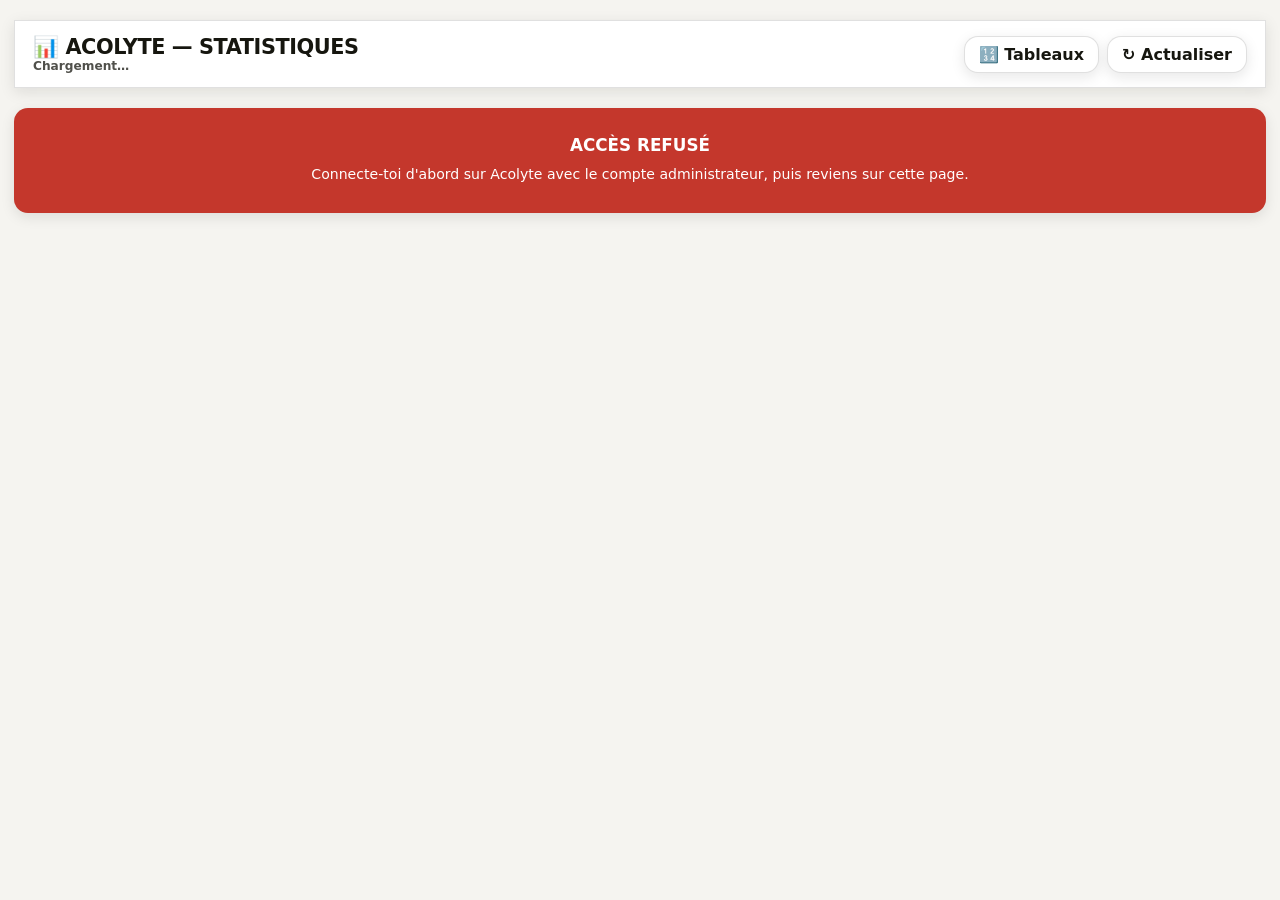
<file: admin.html>
<!doctype html>
<html lang="fr">
<head>
<meta charset="utf-8">
<meta name="viewport" content="width=device-width, initial-scale=1">
<!-- Page volontairement invisible des moteurs et jamais mise en cache :
     elle n'est PAS dans la liste SHELL de sw.js, donc toujours chargée
     depuis le réseau (jamais de chiffres périmés servis hors-ligne). -->
<meta name="robots" content="noindex, nofollow, noarchive">
<meta http-equiv="Cache-Control" content="no-store, no-cache, must-revalidate">
<meta http-equiv="Content-Security-Policy" content="default-src 'self'; script-src 'self'; style-src 'self' 'unsafe-inline'; img-src 'self' data:; connect-src 'self' https://*.val.run; object-src 'none'; base-uri 'self'; form-action 'none'">
<link rel="icon" href="favicon.ico" sizes="any">
<link rel="icon" type="image/png" href="icon-192.png" sizes="192x192">
<title>Acolyte — Statistiques</title>
<style>
  /* ============================================================
     Même dessin que le site : surfaces charbon, filets d'un pixel, grands
     rayons, ombres douces. Le jaune est un ACCENT, pas un fond.

     Couleurs des graphiques : elles ne reprennent PAS les néons du site
     (#22F5FF, #C084FC…). Ces teintes sont trop claires pour porter une
     surface de données : deux séries voisines deviennent indistinguables,
     en particulier pour un daltonien. Les cinq teintes ci-dessous ont été
     validées par un outil de contrôle (bande de clarté, plancher de
     saturation, séparation sous les trois formes de daltonisme, contraste
     avec le fond) en clair ET en sombre. Ne les remplace pas « pour faire
     plus Acolyte » sans repasser ce contrôle.
  ============================================================ */
  /* Sombre par défaut, comme le site. Le clair est une variante, pas un
     autre dessin. */
  :root{
    color-scheme:dark;
    --bg:#121212; --bg-2:#171717; --card:#1C1C1C; --surface-2:#232323;
    --ink:#F2F1EC; --muted:#97968F;
    --primary:#FFE600; --primary-ink:#141414;
    --danger:#E9695F; --ok:#5BC98B;
    --stroke:rgba(255,255,255,.11); --stroke-2:rgba(255,255,255,.20);
    --grid:rgba(255,255,255,.10); --track:#232323;
    --shadow:0 6px 18px rgba(0,0,0,.35); --shadow-lg:0 18px 44px rgba(0,0,0,.48);
    --r-lg:20px; --r-md:14px; --r-sm:10px;
    /* palette catégorielle — ordre FIXE, jamais recyclé */
    --s1:#3987e5; --s2:#d95926; --s3:#199e70; --s4:#c98500; --s5:#d55181;
    /* 6e teinte : les courbes d'utilisation ont six series. Ajoutee A LA FIN
       et jamais inseree au milieu — l'ordre de cette palette est fixe, sinon
       chaque graphique deja lu changerait de couleurs. */
    --s6:#7a5cd0;
    /* une seule teinte pour les magnitudes (« plus foncé = plus grand ») */
    --seq:#3987e5;
  }
  @media (prefers-color-scheme:light){
    :root:where(:not([data-theme="dark"])){
      color-scheme:light;
      --bg:#F5F4F0; --bg-2:#EFEEE9; --card:#FFFFFF; --surface-2:#F7F6F2;
      /* ⚠️ --danger DOIT basculer avec le thème. #E9695F est un rouge CLAIR :
         parfait sur #121212, mesuré à 2,87:1 sur ce papier — « Accès refusé »
         devenait presque illisible, et c'est le message qu'il faut pouvoir
         lire. Même valeur que l'app principale, qui l'avait déjà corrigé. */
      --danger:#C4372C;
      --ink:#16160F; --muted:#63625B;
      --stroke:rgba(0,0,0,.12); --stroke-2:rgba(0,0,0,.24);
      --grid:rgba(0,0,0,.10); --track:#EDEBE4;
      --shadow:0 4px 14px rgba(20,20,15,.10); --shadow-lg:0 16px 40px rgba(20,20,15,.16);
      --s1:#2a78d6; --s2:#eb6834; --s3:#1baf7a; --s4:#eda100; --s5:#e87ba4;
      --seq:#2a78d6;
    }
  }
  :root[data-theme="light"]{
    color-scheme:light;
    --bg:#F5F4F0; --bg-2:#EFEEE9; --card:#FFFFFF; --surface-2:#F7F6F2;
    --ink:#16160F; --muted:#63625B;
    --stroke:rgba(0,0,0,.12); --stroke-2:rgba(0,0,0,.24);
    --grid:rgba(0,0,0,.10); --track:#EDEBE4;
    --shadow:0 4px 14px rgba(20,20,15,.10); --shadow-lg:0 16px 40px rgba(20,20,15,.16);
    --s1:#2a78d6; --s2:#eb6834; --s3:#1baf7a; --s4:#eda100; --s5:#e87ba4;
    --seq:#2a78d6;
  }

  *{margin:0;padding:0;box-sizing:border-box}
  body{font-family:system-ui,-apple-system,'Segoe UI',sans-serif;background:var(--bg);color:var(--ink);
    padding:20px 14px 60px;min-height:100vh;
    }
  .wrap{max-width:1080px;margin:0 auto}

  header{background:var(--card);color:var(--ink);border:1px solid var(--stroke);box-shadow:var(--shadow);
    padding:14px 18px;margin-bottom:20px;display:flex;align-items:center;justify-content:space-between;gap:12px;flex-wrap:wrap}
  h1{font-size:1.3rem;letter-spacing:-.02em;text-transform:uppercase}
  header .sub{font-size:.76rem;font-weight:700;opacity:.75}
  .hbtns{display:flex;gap:8px}

  /* ---- Tuiles de chiffres : un nombre qui se lit de loin ---- */
  .kpis{display:grid;grid-template-columns:repeat(auto-fit,minmax(150px,1fr));gap:12px;margin-bottom:20px}
  .kpi{background:var(--card);border:1px solid var(--stroke);box-shadow:var(--shadow);padding:12px 14px;border-radius:var(--r-md)}
  .kpi .k{font-size:.66rem;font-weight:800;text-transform:uppercase;letter-spacing:.06em;color:var(--muted)}
  .kpi .v{font-size:1.9rem;font-weight:900;line-height:1.05;margin-top:3px;font-variant-numeric:tabular-nums}
  .kpi .d{font-size:.72rem;font-weight:700;color:var(--muted);margin-top:2px}

  .cols{display:grid;grid-template-columns:repeat(auto-fit,minmax(320px,1fr));gap:16px;align-items:start}
  .card{background:var(--card);border:1px solid var(--stroke);box-shadow:var(--shadow);
    padding:16px;margin-bottom:16px;border-radius:var(--r-md);overflow:hidden}
  .card.wide{grid-column:1/-1}
  .card h2{font-size:.92rem;text-transform:uppercase;margin-bottom:4px;border-bottom:1px solid var(--stroke);
    padding-bottom:4px;display:inline-block}
  .card .lede{font-size:.76rem;color:var(--muted);margin:6px 0 12px;line-height:1.5}

  /* ---- Barres horizontales ---- */
  .rows{display:flex;flex-direction:column;gap:7px}
  /* Deux lignes : le nom et le nombre en haut, la barre pleine largeur en
     dessous. Une seule ligne obligeait à couper les noms (« Confort… ») dans
     les cartes étroites — et une barre plus longue se compare mieux. */
  .r{display:grid;grid-template-columns:1fr auto;gap:3px 10px;align-items:baseline}
  .r .lbl{font-size:.8rem;font-weight:700;min-width:0;overflow-wrap:anywhere}
  .r .n{font-weight:900;font-variant-numeric:tabular-nums;font-size:.86rem;text-align:right;white-space:nowrap}
  .r .pct{color:var(--muted);font-weight:700;font-size:.72rem}
  .track{grid-column:1/-1;height:13px;background:var(--track);border:1px solid var(--stroke);
    border-radius:var(--r-md);overflow:hidden}
  .track i{display:block;height:100%;border-radius:0 3px 3px 0}
  .rows{gap:10px}

  /* ---- Légende : l'identité ne repose jamais sur la couleur seule ---- */
  .legend{display:flex;flex-wrap:wrap;gap:10px 14px;margin-top:12px}
  .legend span{display:inline-flex;align-items:center;gap:6px;font-size:.76rem;font-weight:700}
  .swatch{width:12px;height:12px;border:1px solid var(--stroke);border-radius:3px;flex:none}

  svg{display:block;max-width:100%;overflow:visible}
  .axis{font-size:9px;font-weight:700;fill:var(--muted)}
  .vlabel{font-size:10px;font-weight:900;fill:var(--ink);font-variant-numeric:tabular-nums}

  .note{font-size:.76rem;color:var(--muted);line-height:1.55;margin-top:12px;
    border-top:2px dashed var(--grid);padding-top:10px}
  .lock{background:var(--primary);color:#101010;border:1px solid var(--stroke);padding:10px 12px;
    font-size:.78rem;font-weight:700;line-height:1.5;border-radius:var(--r-md)}

  table{width:100%;border-collapse:collapse;font-size:.8rem}
  th,td{text-align:left;padding:6px 8px;border-bottom:1px solid var(--grid)}
  th{font-size:.66rem;text-transform:uppercase;letter-spacing:.05em;color:var(--muted)}
  td.num,th.num{text-align:right;font-variant-numeric:tabular-nums;font-weight:900}
  .scroll{overflow-x:auto}

  .msg{background:var(--card);border:1px solid var(--stroke);box-shadow:var(--shadow);
    padding:26px;text-align:center;border-radius:var(--r-md)}
  .msg.err{background:var(--danger);color:#fff;border-color:transparent}
  .msg h2{font-size:1.05rem;margin-bottom:8px;text-transform:uppercase}
  .msg p{font-size:.88rem;line-height:1.6}
  .hidden{display:none}
  button{font:inherit;font-weight:800;cursor:pointer;background:var(--card);color:var(--ink);
    border:1px solid var(--stroke);box-shadow:var(--shadow);padding:8px 14px;border-radius:var(--r-md)}
  button:active{transform:translateY(1px);box-shadow:var(--shadow)}
  @media (prefers-reduced-motion:reduce){*{transition:none!important;animation:none!important}}

  /* ===== Generateur d articles ===== */
  .bg-form{display:grid;grid-template-columns:2fr 1fr 1fr auto;gap:10px;align-items:end;margin-bottom:12px}
  .bg-form label{display:block;font-size:.66rem;font-weight:800;text-transform:uppercase;letter-spacing:.06em;color:var(--muted)}
  .bg-form input,.bg-form select{display:block;width:100%;margin-top:5px;padding:10px 12px;font:inherit;font-weight:600;background:var(--surface-2);color:var(--ink);border:1px solid var(--stroke);border-radius:var(--r-sm)}
  .bg-form button{padding:11px 18px;white-space:nowrap;background:var(--primary);color:var(--primary-ink);border-color:transparent}
  .bg-form button:disabled{opacity:.55;cursor:progress}
  @media(max-width:760px){ .bg-form{grid-template-columns:1fr} }
  /* l etat de la redaction : discret, mais rouge si ca a echoue */
  .bg-etat{font-size:.8rem;font-weight:700;color:var(--muted);margin:0 0 12px;line-height:1.5;min-height:1.2em}
  .bg-etat.err{color:var(--danger)}
  .bg-sujet{font-size:.72rem;color:var(--muted)}
  .bg-pastille{display:inline-block;font-size:.66rem;font-weight:800;text-transform:uppercase;letter-spacing:.05em;padding:4px 9px;border-radius:999px;background:var(--surface-2);border:1px solid var(--stroke);color:var(--muted)}
  .bg-pastille.on{background:var(--primary);color:var(--primary-ink);border-color:transparent}
  .bg-acts{display:flex;gap:6px;justify-content:flex-end;flex-wrap:wrap}
  .bg-acts button{padding:7px 11px;font-size:.72rem}
  .bg-acts .bg-del:hover{background:var(--danger);color:#fff;border-color:transparent}

  /* ---- Etat de la generation automatique ---- */
  .bg-auto{background:var(--surface-2);border:1px solid var(--stroke);border-radius:var(--r-md);padding:13px 15px;margin-bottom:14px}
  .ba-etat{display:flex;align-items:center;gap:10px;flex-wrap:wrap}
  .ba-pastille{font-size:.64rem;font-weight:900;text-transform:uppercase;letter-spacing:.06em;padding:4px 10px;border-radius:999px;white-space:nowrap}
  .ba-pastille.on{background:var(--ok);color:#0b1a12}
  .ba-pastille.off{background:var(--surface-2);color:var(--muted);border:1px solid var(--stroke)}
  .ba-txt{font-size:.8rem;font-weight:600;color:var(--muted);line-height:1.5;flex:1;min-width:200px}
  .ba-cmd{display:flex;gap:8px;align-items:center;flex-wrap:wrap;margin-top:11px}
  .ba-cmd label{font-size:.7rem;font-weight:800;text-transform:uppercase;letter-spacing:.05em;color:var(--muted);display:flex;align-items:center;gap:7px}
  .ba-cmd select{padding:7px 9px;font:inherit;font-weight:700;background:var(--card);color:var(--ink);border:1px solid var(--stroke);border-radius:var(--r-sm)}
  .ba-cmd button{padding:8px 13px;font-size:.74rem}
  .ba-cmd button:disabled{opacity:.55;cursor:progress}

  /* ---- Lettre aux clients ----
     Le bouton d'envoi est ROUGE et non jaune : c'est le seul geste de cette
     page qui sorte du serveur et qu'on ne peut pas rattraper. Il doit se
     distinguer des boutons courants d'un coup d'oeil.
     Il est desactive tant que l'interrupteur est ferme, que les variables mail
     manquent, ou que personne n'a consenti. */
  .pr-form{display:flex;flex-direction:column;gap:6px}
  .pr-form label{font-size:.7rem;font-weight:800;text-transform:uppercase;letter-spacing:.05em;color:var(--muted);margin-top:6px}
  .pr-form input,.pr-form textarea{
    padding:10px 12px;font:inherit;font-size:.86rem;
    background:var(--card);color:var(--ink);
    border:1px solid var(--stroke);border-radius:var(--r-sm);resize:vertical;
  }
  .pr-form input:focus-visible,.pr-form textarea:focus-visible{outline:2px solid var(--primary);outline-offset:1px}
  /* ⚠️ ROUGE FIXE, pas var(--danger). Ce bouton porte du texte BLANC sur un
     aplat : il faut donc que l'aplat soit assez foncé, dans les deux thèmes.
     --danger vaut #E9695F en sombre — un rouge clair, parfait pour du TEXTE sur
     fond noir, mais blanc dessus tombe à 3,16:1. Mesuré, et c'est le bouton qui
     envoie un e-mail à tous les clients : celui qu'il faut lire le mieux.
     #C4372C porte le blanc à 5,34:1, et un rouge profond convient mieux à une
     action irréversible qu'un saumon. */
  .pr-danger{
    align-self:flex-start;margin-top:12px;padding:10px 18px;
    background:#C4372C;color:#fff;border:1px solid transparent;
    font-weight:900;font-size:.78rem;
  }
  .pr-danger:disabled{opacity:.45;cursor:not-allowed;background:var(--surface-2);color:var(--muted);border-color:var(--stroke)}

  /* Legende des courbes : sans elle, six lignes sont un decor. */
  .lg{display:flex;flex-wrap:wrap;gap:8px 18px;margin-top:14px}
  .lg-i{display:inline-flex;align-items:center;gap:7px;font-size:.78rem;color:var(--txt-2)}
  .lg-i i{width:11px;height:11px;border-radius:3px;flex:none;display:block}
  .lg-i b{color:var(--txt);font-weight:700}

  /* ============================================================
     DEUX COLONNES SUR ORDINATEUR — chiffres à gauche, graphiques à droite
     ------------------------------------------------------------
     Et le traitement du site : la direction 1b d'Acolyte remplace les cartes
     empilées par des filets. Un panneau de statistiques est fait pour être
     BALAYÉ, pas lu — quinze encadrés à ombre portée découpent le regard à
     chaque bloc, alors qu'un filet laisse l'œil descendre.
     Le jaune ne sert plus de fond : il devient l'encre des intertitres.
  ============================================================ */
  @media (min-width:1100px){
    .wrap{max-width:1440px}
    .duo{
      display:grid;
      /* la droite un peu plus large : elle porte des graphiques de 640 px de
         large en viewBox, la gauche des nombres et des barres */
      grid-template-columns:minmax(0,1fr) minmax(0,1.12fr);
      gap:38px;align-items:start;
    }
    /* Un filet vertical sépare les deux colonnes, comme la colonne de gauche
       du site est séparée de son contenu. */
    .duo-g{border-left:1px solid var(--stroke);padding-left:38px}

    /* Les cartes se dénudent : plus de fond, plus d'ombre, plus de coins.
       Un filet en dessous suffit à séparer deux blocs. */
    .duo .card{
      background:none;border:0;box-shadow:none;border-radius:0;
      padding:0 0 22px;margin:0 0 22px;
      border-bottom:1px solid var(--stroke);
    }
    .duo .card:last-child{border-bottom:0;margin-bottom:0;padding-bottom:0}
    /* .cols redevient une simple pile : dans une demi-largeur, deux colonnes
       de cartes ne tiennent pas sans écraser les libellés. */
    .duo .cols{display:flex;flex-direction:column;gap:0}
    .duo .card.wide{grid-column:auto}

    /* Les titres passent en micro-étiquettes jaunes : c'est ce qui remplace le
       fond des cartes pour marquer le début d'un bloc. */
    .duo .card h2{
      font-size:.68rem;font-weight:800;letter-spacing:.2em;text-transform:uppercase;
      color:#6E6300;margin:0 0 6px;
    }
    /* Les chiffres, eux, gagnent en présence : c'est ce qu'on vient lire. */
    .duo .kpis{grid-template-columns:repeat(auto-fit,minmax(132px,1fr));gap:1px;background:var(--stroke);border:1px solid var(--stroke)}
    .duo .kpi{background:var(--bg);border:0;box-shadow:none;border-radius:0;padding:14px 15px}
    .duo .kpi .v{font-size:2.05rem}
  }
  /* ⚠️ L'intertitre jaune DOIT être défini pour les deux thèmes ET pour les deux
     façons de les choisir. Je n'avais posé que la requête média : quand le
     système est en sombre mais que le lecteur bascule en clair avec le bouton,
     prefers-color-scheme:dark s'appliquait encore et le #FFE600 se retrouvait
     sur du papier clair. Mesuré : 1,15:1 — invisible.
     Le jaune vif ne marche que sur fond sombre ; il faut un jaune assombri
     (#6E6300) sur fond clair. D'où les deux sélecteurs data-theme, qui doivent
     pouvoir gagner dans LES DEUX SENS contre la requête média. */
  @media (min-width:1100px){
    .duo .card h2{color:#6E6300}
  }
  @media (min-width:1100px) and (prefers-color-scheme:dark){
    .duo .card h2{color:#FFE600}
  }
  @media (min-width:1100px){
    :root[data-theme="dark"]  .duo .card h2{color:#FFE600}
    :root[data-theme="light"] .duo .card h2{color:#6E6300}
  }
</style>
</head>
<body>
<div class="wrap">
  <header>
    <div>
      <h1>📊 Acolyte — Statistiques</h1>
      <div class="sub" id="stamp">Chargement…</div>
    </div>
    <div class="hbtns">
      <button id="tables" title="Afficher les mêmes chiffres en tableaux">🔢 Tableaux</button>
      <button id="refresh">↻ Actualiser</button>
    </div>
  </header>

  <div id="state" class="msg"><h2>Vérification…</h2><p>Lecture de ta session.</p></div>
  <div id="panel" class="hidden"></div>
</div>

<script src="config.js"></script>
<script src="admin.js"></script>
</body>
</html>
</file>
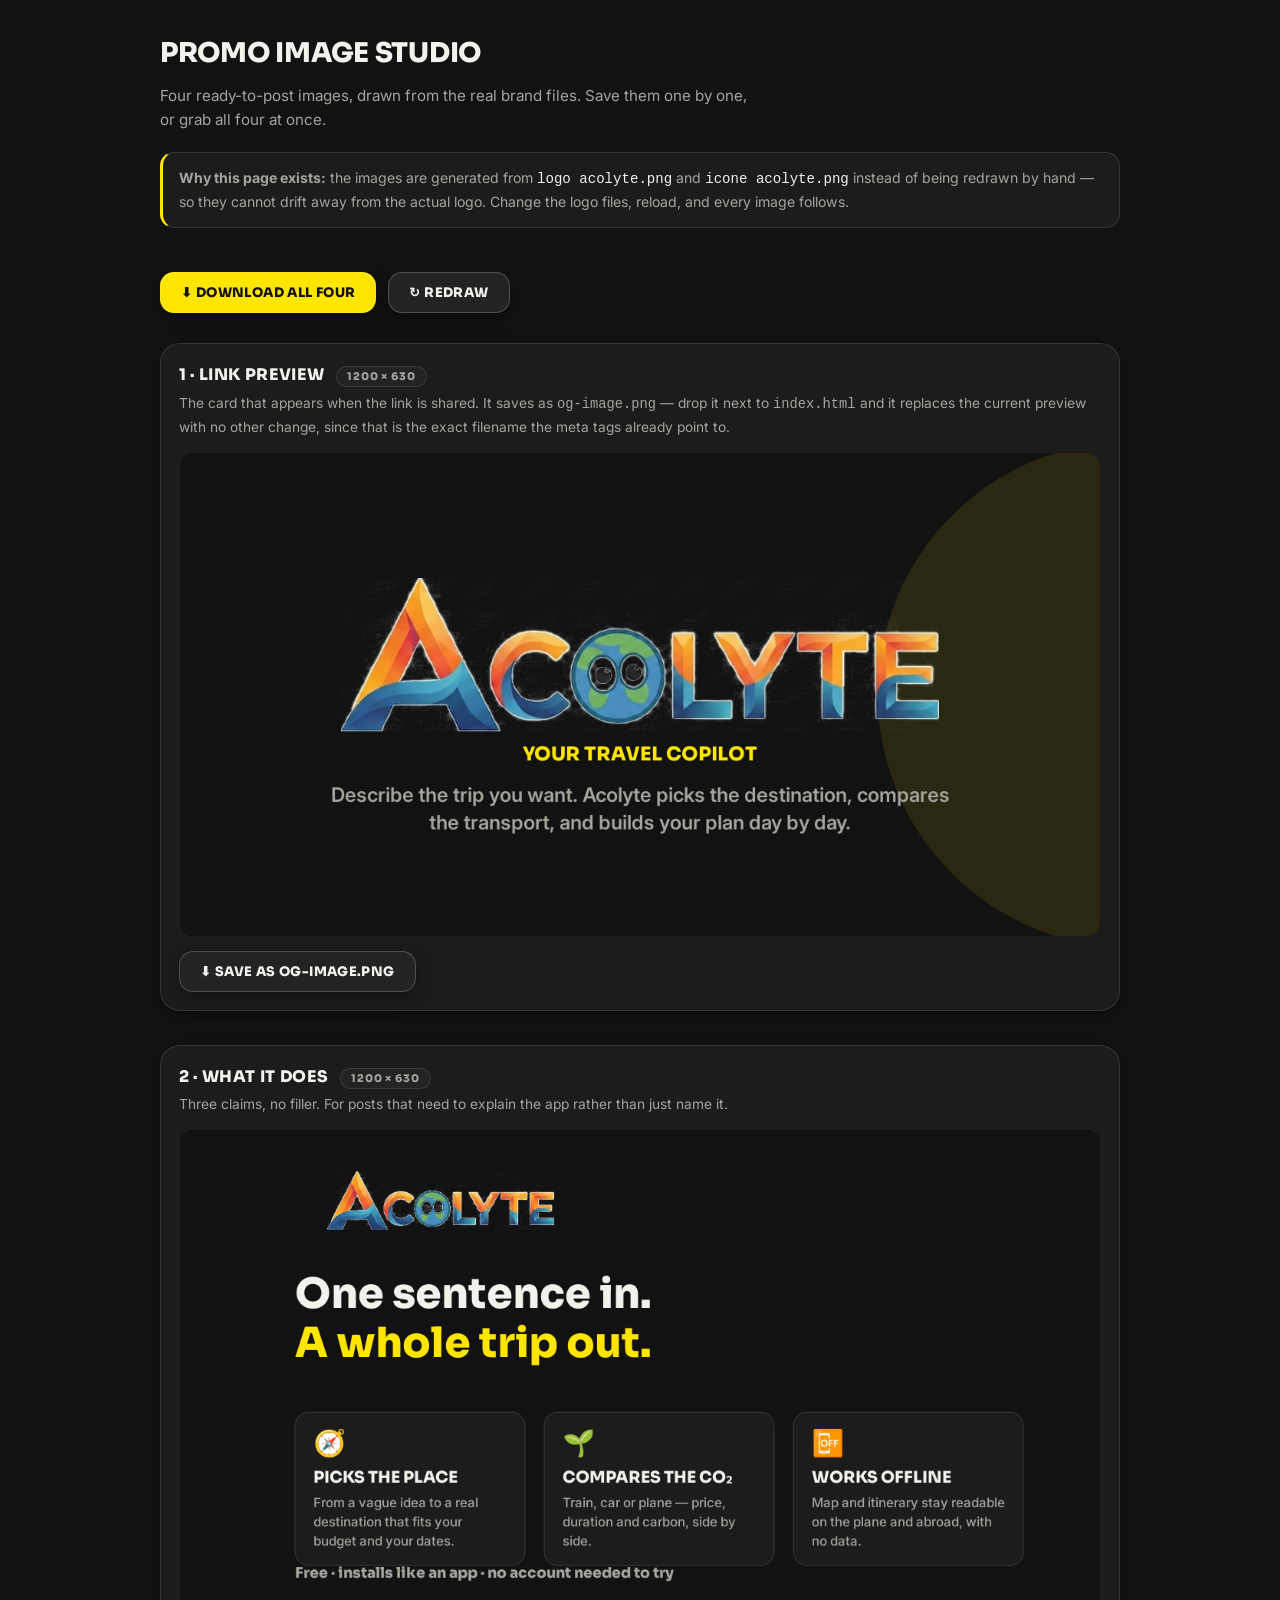
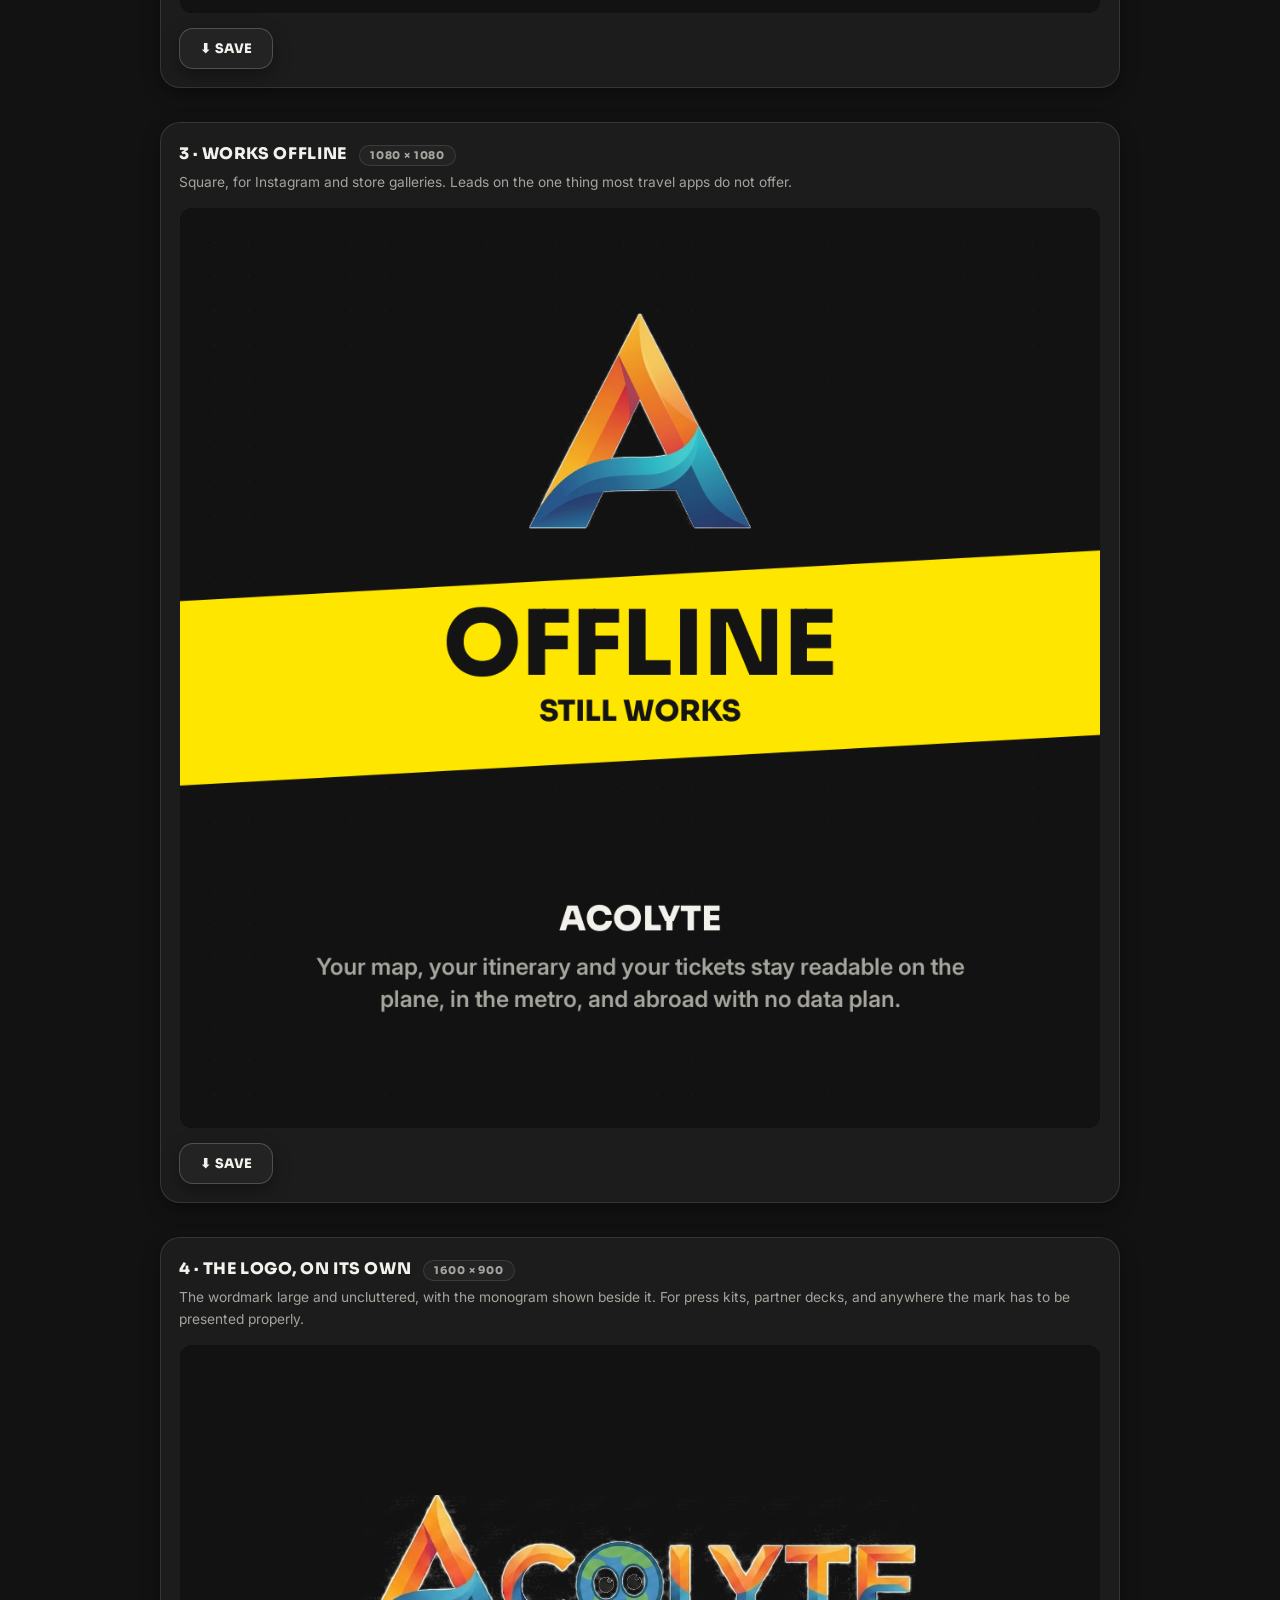
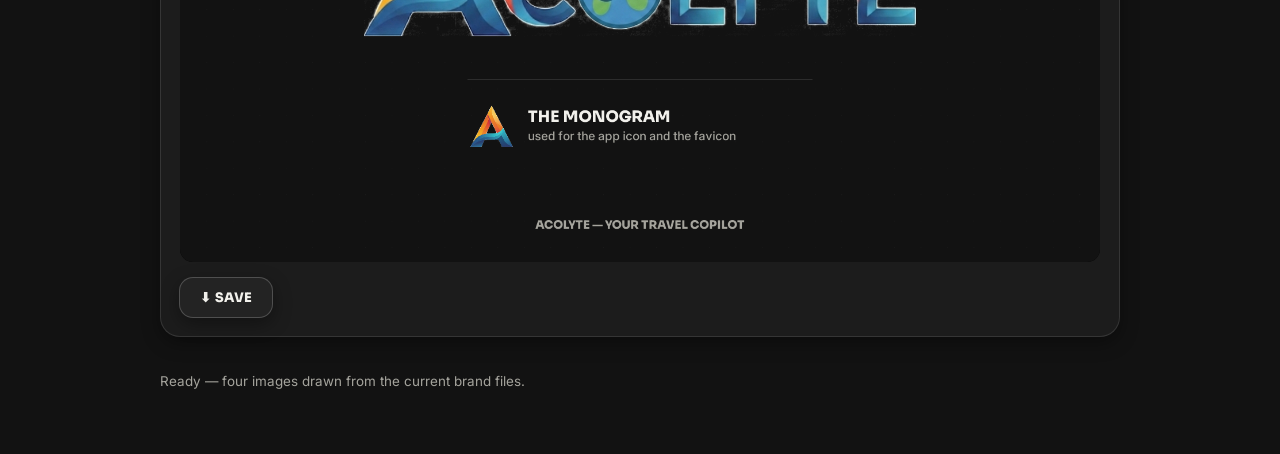
<file: promo.html>
<!DOCTYPE html>
<!-- ============================================================
     ACOLYTE — PROMO IMAGE STUDIO
     ------------------------------------------------------------
     Internal tool. Draws the four promotional images and lets you save them.
     Nothing here ships to visitors.

     ⚠️ ENGLISH ONLY, on purpose. These images are for stores, social cards and
     press kits, where English travels further. The app itself stays bilingual.

     ⚠️ noindex below: this page has no readable content of its own — canvases
     and buttons. Without the tag, Google would index an empty page.

     ⚠️ The artwork is NOT redrawn by hand. It loads the real brand files
     (logo acolyte.png / icone acolyte.png), so these images can never drift
     away from the actual logo. Change the logo files, reload, and every image
     follows.
============================================================ -->
<html lang="en">
<head>
<meta charset="UTF-8">
<meta name="viewport" content="width=device-width, initial-scale=1">
<meta name="robots" content="noindex, nofollow">
<title>Acolyte — Promo image studio</title>
<link rel="icon" href="favicon.ico" sizes="any">
<link rel="preconnect" href="https://fonts.googleapis.com">
<link href="https://fonts.googleapis.com/css2?family=Sora:wght@400;600;700;800;900&family=Inter:wght@400;500;600;700;800&display=swap" rel="stylesheet">
<style>
  /* Same tokens as the app: charcoal surfaces, hairline borders, generous
     radii, yellow used as an ACCENT rather than a background. */
  :root{
    --bg:#121212; --secondary:#1C1C1C; --surface-2:#232323;
    --primary:#FFE600; --primary-ink:#141414;
    --txt:#F2F1EC; --txt-2:#A5A49D;
    --stroke:rgba(255,255,255,.11); --stroke-2:rgba(255,255,255,.20);
    --shadow:0 6px 18px rgba(0,0,0,.35); --shadow-lg:0 18px 44px rgba(0,0,0,.48);
    --r-lg:20px; --r-md:14px;
    color-scheme:dark;
  }
  *{margin:0;padding:0;box-sizing:border-box}
  body{
    font-family:'Inter',system-ui,sans-serif;background:var(--bg);color:var(--txt);
    padding:32px 20px 64px;line-height:1.6;
  }
  .wrap{max-width:960px;margin:0 auto}
  h1{
    font-family:'Sora',sans-serif;font-weight:900;font-size:1.7rem;
    text-transform:uppercase;letter-spacing:-.01em;margin-bottom:8px;
  }
  .lede{color:var(--txt-2);font-size:.95rem;max-width:60ch}
  .note{
    margin:20px 0 30px;padding:14px 16px;background:var(--secondary);
    border:1px solid var(--stroke);border-left:3px solid var(--primary);
    border-radius:var(--r-md);font-size:.88rem;color:var(--txt-2);
  }
  .note code{font-family:ui-monospace,monospace;color:var(--txt)}
  .shot{
    margin-bottom:34px;padding:18px;background:var(--secondary);
    border:1px solid var(--stroke);border-radius:var(--r-lg);box-shadow:var(--shadow);
  }
  .shot-head{display:flex;align-items:baseline;gap:12px;flex-wrap:wrap;margin-bottom:4px}
  .shot h2{
    font-family:'Sora',sans-serif;font-weight:900;font-size:1rem;
    text-transform:uppercase;letter-spacing:.04em;
  }
  .dim{
    font:800 .66rem 'Sora',sans-serif;letter-spacing:.08em;text-transform:uppercase;
    color:var(--txt-2);background:var(--surface-2);
    border:1px solid var(--stroke);border-radius:999px;padding:3px 10px;
  }
  .shot p{font-size:.86rem;color:var(--txt-2);margin-bottom:14px}
  canvas{
    width:100%;height:auto;display:block;border-radius:var(--r-md);
    border:1px solid var(--stroke);background:#000;
  }
  .btn{
    display:inline-flex;align-items:center;gap:8px;margin-top:14px;cursor:pointer;
    font-family:'Sora',sans-serif;font-weight:900;font-size:.82rem;
    text-transform:uppercase;letter-spacing:.03em;
    padding:11px 20px;border-radius:var(--r-md);
    border:1px solid var(--stroke);background:var(--primary);color:var(--primary-ink);
    box-shadow:var(--shadow);
    transition:transform .12s ease, box-shadow .12s ease;
  }
  .btn:hover{transform:translateY(-1px);box-shadow:var(--shadow-lg)}
  .btn:active{transform:translateY(1px)}
  .btn.ghost{background:var(--surface-2);color:var(--txt);border-color:var(--stroke-2)}
  .btn:focus-visible{outline:2px solid var(--primary);outline-offset:3px}
  .bar{display:flex;gap:12px;flex-wrap:wrap;margin-bottom:30px}
  .state{font-size:.84rem;color:var(--txt-2);min-height:1.4em;margin-top:10px}
  @media (prefers-reduced-motion:reduce){ *{transition-duration:.01ms !important} }
</style>
</head>
<body>
<div class="wrap">
  <h1>Promo image studio</h1>
  <p class="lede">
    Four ready-to-post images, drawn from the real brand files. Save them one by
    one, or grab all four at once.
  </p>
  <div class="note">
    <strong>Why this page exists:</strong> the images are generated from
    <code>logo acolyte.png</code> and <code>icone acolyte.png</code> instead of
    being redrawn by hand — so they cannot drift away from the actual logo.
    Change the logo files, reload, and every image follows.
  </div>

  <div class="bar">
    <button class="btn" id="all">⬇ Download all four</button>
    <button class="btn ghost" id="again">↻ Redraw</button>
  </div>

  <section class="shot">
    <div class="shot-head"><h2>1 · Link preview</h2><span class="dim">1200 × 630</span></div>
    <p>The card that appears when the link is shared. It saves as
       <code>og-image.png</code> — drop it next to <code>index.html</code> and it
       replaces the current preview with no other change, since that is the exact
       filename the meta tags already point to.</p>
    <canvas id="c1" width="1200" height="630"></canvas>
    <button class="btn ghost" data-dl="c1" data-name="og-image.png">⬇ Save as og-image.png</button>
  </section>

  <section class="shot">
    <div class="shot-head"><h2>2 · What it does</h2><span class="dim">1200 × 630</span></div>
    <p>Three claims, no filler. For posts that need to explain the app rather
       than just name it.</p>
    <canvas id="c2" width="1200" height="630"></canvas>
    <button class="btn ghost" data-dl="c2" data-name="acolyte-features.png">⬇ Save</button>
  </section>

  <section class="shot">
    <div class="shot-head"><h2>3 · Works offline</h2><span class="dim">1080 × 1080</span></div>
    <p>Square, for Instagram and store galleries. Leads on the one thing most
       travel apps do not offer.</p>
    <canvas id="c3" width="1080" height="1080"></canvas>
    <button class="btn ghost" data-dl="c3" data-name="acolyte-offline.png">⬇ Save</button>
  </section>

  <section class="shot">
    <div class="shot-head"><h2>4 · The logo, on its own</h2><span class="dim">1600 × 900</span></div>
    <p>The wordmark large and uncluttered, with the monogram shown beside it. For
       press kits, partner decks, and anywhere the mark has to be presented
       properly.</p>
    <canvas id="c4" width="1600" height="900"></canvas>
    <button class="btn ghost" data-dl="c4" data-name="acolyte-logo.png">⬇ Save</button>
  </section>

  <p class="state" id="state" role="status">Loading fonts and brand files…</p>
</div>

<script>
/* ============================================================
   DRAWING
   ------------------------------------------------------------
   Two things must be ready before a single pixel is drawn: the webfonts
   (otherwise the canvas silently falls back to a system face and every image
   looks nothing like the app) and the brand PNGs. Both are awaited.
============================================================ */
const BG = '#121212', CARD = '#1C1C1C';
const YEL = '#FFE600', INK = '#141414', TXT = '#F2F1EC', TXT2 = '#A5A49D';
const HAIR = 'rgba(255,255,255,.11)';
const etat = document.getElementById('state');

/* The source files carry a wide white margin. We crop to the artwork before
   using it — otherwise every composition would be padded by an invisible frame
   we cannot control. */
function crop(img){
  const c = document.createElement('canvas');
  c.width = img.naturalWidth; c.height = img.naturalHeight;
  const g = c.getContext('2d');
  g.drawImage(img, 0, 0);
  const d = g.getImageData(0, 0, c.width, c.height).data;
  let x0 = c.width, y0 = c.height, x1 = -1, y1 = -1;
  for(let y = 0; y < c.height; y++){
    for(let x = 0; x < c.width; x++){
      const i = (y * c.width + x) * 4;
      /* "far enough from white to be artwork" — a plain threshold would keep
         the faint vignette baked into the source files. */
      const loin = 255 - Math.min(d[i], d[i + 1], d[i + 2]);
      if(d[i + 3] > 8 && loin > 40){
        if(x < x0) x0 = x;
        if(x > x1) x1 = x;
        if(y < y0) y0 = y;
        if(y > y1) y1 = y;
      }
    }
  }
  if(x1 < 0) return { c, x:0, y:0, w:c.width, h:c.height };
  return { c, x:x0, y:y0, w:x1 - x0 + 1, h:y1 - y0 + 1 };
}
/* Same method as the app icons: the PNGs sit on opaque white, so the alpha is
   built from "distance to white". A hard cutoff would leave a pale fringe along
   the antialiased edges. */
function detour(src){
  const { c, x, y, w, h } = src;
  const out = document.createElement('canvas');
  out.width = w; out.height = h;
  const g = out.getContext('2d');
  g.drawImage(c, x, y, w, h, 0, 0, w, h);
  const im = g.getImageData(0, 0, w, h), d = im.data;
  for(let i = 0; i < d.length; i += 4){
    const loin = 255 - Math.min(d[i], d[i + 1], d[i + 2]);
    d[i + 3] = loin > 36 ? 255 : Math.round(loin * 255 / 36);
  }
  g.putImageData(im, 0, 0);
  return out;
}
function poser(g, img, cx, cy, maxW, maxH){
  const e = Math.min(maxW / img.width, maxH / img.height);
  const w = img.width * e, h = img.height * e;
  g.drawImage(img, cx - w / 2, cy - h / 2, w, h);
  return { w, h };
}
function coinsRonds(g, x, y, w, h, r){
  g.beginPath();
  if(g.roundRect){ g.roundRect(x, y, w, h, r); return; }
  r = Math.min(r, w / 2, h / 2);            /* repli : Safari < 16 */
  g.moveTo(x + r, y);
  g.arcTo(x + w, y, x + w, y + h, r);
  g.arcTo(x + w, y + h, x, y + h, r);
  g.arcTo(x, y + h, x, y, r);
  g.arcTo(x, y, x + w, y, r);
  g.closePath();
}
/* Wraps text and RETURNS the height it used, so callers can stack blocks
   without hard-coding line positions. */
function lignes(g, texte, x, y, maxW, pas){
  const mots = String(texte).split(' ');
  let ligne = '', n = 0;
  for(const mot of mots){
    const essai = ligne ? ligne + ' ' + mot : mot;
    if(g.measureText(essai).width > maxW && ligne){
      g.fillText(ligne, x, y + n * pas); ligne = mot; n++;
    } else ligne = essai;
  }
  if(ligne){ g.fillText(ligne, x, y + n * pas); n++; }
  return n * pas;
}
/* A faint dotted field: gives the flat background some texture without adding
   anything the eye has to read. */
function grain(g, w, h, pas, alpha){
  g.fillStyle = 'rgba(255,255,255,' + alpha + ')';
  for(let y = pas; y < h; y += pas)
    for(let x = pas; x < w; x += pas) g.fillRect(x, y, 1.5, 1.5);
}

/* ---------- 1 · link preview ---------- */
function dessin1(g, W, H, MOT){
  g.fillStyle = BG; g.fillRect(0, 0, W, H);
  grain(g, W, H, 34, .045);
  /* a wide yellow glow bleeding off the right edge — an accent, not a slab */
  g.beginPath(); g.arc(W + 40, H / 2, 330, 0, Math.PI * 2);
  g.fillStyle = 'rgba(255,230,0,.10)'; g.fill();

  poser(g, MOT, W / 2, H / 2 - 52, W * 0.66, 200);
  g.textAlign = 'center';
  g.fillStyle = YEL;
  g.font = '900 25px Sora, sans-serif';
  g.fillText('YOUR TRAVEL COPILOT', W / 2, H / 2 + 86);
  g.fillStyle = TXT2;
  g.font = '600 26px Inter, sans-serif';
  lignes(g, 'Describe the trip you want. Acolyte picks the destination, compares the transport, and builds your plan day by day.', W / 2, H / 2 + 140, W * 0.68, 36);
  g.textAlign = 'left';
}

/* ---------- 2 · what it does ---------- */
function dessin2(g, W, H, MOT){
  g.fillStyle = BG; g.fillRect(0, 0, W, H);
  grain(g, W, H, 34, .04);
  poser(g, MOT, 150 + 190, 92, 380, 76);
  g.fillStyle = TXT;
  g.font = '900 54px Sora, sans-serif';
  g.fillText('One sentence in.', 150, 232);
  g.fillStyle = YEL;
  g.fillText('A whole trip out.', 150, 296);

  const cartes = [
    ['🧭', 'Picks the place', 'From a vague idea to a real destination that fits your budget and your dates.'],
    ['🌱', 'Compares the CO₂', 'Train, car or plane — price, duration and carbon, side by side.'],
    ['📴', 'Works offline', 'Map and itinerary stay readable on the plane and abroad, with no data.'],
  ];
  const lg = 300, gap = 25, y = 368, h = 200;
  let x = 150;
  for(const [emo, titre, corps] of cartes){
    g.fillStyle = CARD; coinsRonds(g, x, y, lg, h, 18); g.fill();
    g.strokeStyle = HAIR; g.lineWidth = 1.5; g.stroke();
    g.font = '400 34px system-ui, sans-serif'; g.fillStyle = TXT;
    g.fillText(emo, x + 24, y + 52);
    g.font = '900 21px Sora, sans-serif'; g.fillStyle = TXT;
    g.fillText(titre.toUpperCase(), x + 24, y + 92);
    g.font = '500 17px Inter, sans-serif'; g.fillStyle = TXT2;
    lignes(g, corps, x + 24, y + 124, lg - 48, 25);
    x += lg + gap;
  }
  g.font = '800 19px Sora, sans-serif'; g.fillStyle = TXT2;
  g.fillText('Free · installs like an app · no account needed to try', 150, H - 46);
}

/* ---------- 3 · offline, square ---------- */
function dessin3(g, W, H, MONO){
  g.fillStyle = BG; g.fillRect(0, 0, W, H);
  grain(g, W, H, 40, .05);
  /* the one large flat area: a yellow band, slightly tilted */
  g.save();
  g.translate(W / 2, H / 2); g.rotate(-0.055);
  g.fillStyle = YEL; g.fillRect(-W, -108, W * 2, 216);
  g.restore();

  poser(g, MONO, W / 2, 250, 260, 260);

  g.textAlign = 'center';
  g.fillStyle = INK;
  g.font = '900 106px Sora, sans-serif';
  g.fillText('OFFLINE', W / 2, H / 2 + 8);
  g.font = '900 34px Sora, sans-serif';
  g.fillText('STILL WORKS', W / 2, H / 2 + 62);

  g.fillStyle = TXT;
  g.font = '900 40px Sora, sans-serif';
  g.fillText('ACOLYTE', W / 2, H - 232);
  g.fillStyle = TXT2;
  g.font = '600 27px Inter, sans-serif';
  lignes(g, 'Your map, your itinerary and your tickets stay readable on the plane, in the metro, and abroad with no data plan.', W / 2, H - 180, W * 0.74, 38);
  g.textAlign = 'left';
}

/* ---------- 4 · the logo on its own ---------- */
function dessin4(g, W, H, MOT, MONO){
  /* Deliberately plain: this is a press-kit sheet, not a poster. Nothing here
     competes with the mark. */
  g.fillStyle = BG; g.fillRect(0, 0, W, H);
  grain(g, W, H, 46, .035);

  poser(g, MOT, W / 2, H / 2 - 66, W * 0.60, 250);

  g.strokeStyle = HAIR; g.lineWidth = 2;
  g.beginPath(); g.moveTo(W / 2 - 300, H / 2 + 132); g.lineTo(W / 2 + 300, H / 2 + 132); g.stroke();

  const m = poser(g, MONO, W / 2 - 258, H / 2 + 214, 74, 74);
  g.fillStyle = TXT;
  g.font = '900 27px Sora, sans-serif';
  g.fillText('THE MONOGRAM', W / 2 - 258 + m.w / 2 + 26, H / 2 + 206);
  g.fillStyle = TXT2;
  g.font = '500 21px Inter, sans-serif';
  g.fillText('used for the app icon and the favicon', W / 2 - 258 + m.w / 2 + 26, H / 2 + 238);

  g.textAlign = 'center';
  g.fillStyle = TXT2;
  g.font = '800 20px Sora, sans-serif';
  g.fillText('ACOLYTE — YOUR TRAVEL COPILOT', W / 2, H - 58);
  g.textAlign = 'left';
}

/* ---------- orchestration ---------- */
function charge(src){
  return new Promise(function (ok, ko){
    const i = new Image();
    i.onload = function (){ ok(i); };
    i.onerror = function (){ ko(new Error('could not load ' + src)); };
    i.src = src;
  });
}
let MOT = null, MONO = null;

async function tout(){
  etat.textContent = 'Loading fonts and brand files…';
  /* Fonts FIRST. Draw before they land and the canvas silently uses a fallback
     face — the images would look nothing like the app. */
  try{
    await Promise.all([
      document.fonts.load('900 106px Sora'),
      document.fonts.load('900 27px Sora'),
      document.fonts.load('600 27px Inter'),
      document.fonts.ready,
    ]);
  }catch(e){ /* worst case: a fallback face, still a usable image */ }

  if(!MOT || !MONO){
    try{
      const paire = await Promise.all([charge('logo acolyte.png'), charge('icone acolyte.png')]);
      MOT = detour(crop(paire[0]));
      MONO = detour(crop(paire[1]));
    }catch(e){
      etat.textContent = '⚠️ ' + e.message + ' — the file must sit next to promo.html.';
      return;
    }
  }

  const plans = [
    ['c1', function (g, W, H){ dessin1(g, W, H, MOT); }],
    ['c2', function (g, W, H){ dessin2(g, W, H, MOT); }],
    ['c3', function (g, W, H){ dessin3(g, W, H, MONO); }],
    ['c4', function (g, W, H){ dessin4(g, W, H, MOT, MONO); }],
  ];
  for(const paire of plans){
    const cv = document.getElementById(paire[0]);
    const g = cv.getContext('2d');
    g.clearRect(0, 0, cv.width, cv.height);
    g.textBaseline = 'alphabetic';
    paire[1](g, cv.width, cv.height);
  }
  etat.textContent = 'Ready — four images drawn from the current brand files.';
}

function garder(id, nom){
  const cv = document.getElementById(id);
  const a = document.createElement('a');
  a.download = nom;
  a.href = cv.toDataURL('image/png');
  a.click();
}
document.addEventListener('click', function (e){
  const b = e.target.closest('[data-dl]');
  if(b){ garder(b.dataset.dl, b.dataset.name); return; }
  if(e.target.closest('#again')) tout();
  if(e.target.closest('#all')){
    /* Staggered on purpose: fired all at once, browsers keep only the first
       download. 350 ms apart and all four land. */
    const l = [].slice.call(document.querySelectorAll('[data-dl]'));
    l.forEach(function (btn, i){
      setTimeout(function (){ garder(btn.dataset.dl, btn.dataset.name); }, i * 350);
    });
  }
});
tout();
</script>
</body>
</html>
</file>
<file: style.css>
/* ============================================================
   ACOLYTE — DESIGN
   ------------------------------------------------------------
   Direction : sombre, calme, aéré. Surfaces charbon, filets d'un pixel,
   grands rayons, ombres douces et diffuses. Le jaune de la marque ne sert
   plus de fond partout : il devient un ACCENT — logo, action principale,
   étape en cours. C'est ce qui donne l'impression de calme.

   ⚠️ Ce qui a remplacé quoi (ne le refais pas à l'envers sans raison) :
   · bordures noires de 3-4 px  → filet de 1 px, translucide (--stroke)
   · ombres dures décalées      → --shadow / --shadow-lg, douces
   · rayons de 4 px             → 12 à 20 px
   Le fond n'est plus à pois : la texture vient des surfaces empilées.

   ⚠️ EXCEPTION, à ne pas « harmoniser » : tout ce qui se pose SUR la carte
   (.am-*) garde une encre foncée fixe et des contours nets. Les tuiles
   OpenStreetMap sont claires dans les deux thèmes ; un filet translucide y
   serait invisible.
============================================================ */

/* ---- Thème sombre : la référence, c'est lui ---- */
/* ============================================================
   ACOLYTE — HORIZON
   ------------------------------------------------------------
   Le clair est désormais la RÉFÉRENCE : ivoire, cartes blanches, bleu
   nuit pour l'encre, turquoise pour l'action. Le sombre reste, parce
   qu'il est proposé par un vrai bouton et que des gens l'utilisent — il
   n'est pas un autre design, c'est le même retourné : même turquoise,
   même géométrie, mêmes espacements.

   ⚠️ CES VALEURS SONT MESURÉES, PAS CHOISIES À L'ŒIL. Le gris
   secondaire de la référence (#727B86) ne donne que 4,08:1 sur l'ivoire
   — sous le seuil des 4,5 exigés pour du texte courant, et c'est la
   couleur de TOUTES les dates et descriptions. Il descend à #6A7380 :
   4,56:1, et l'œil ne fait pas la différence. Même raison pour le
   turquoise écrit sur le turquoise pâle (4,12 → #1F6E72, 5,18).
============================================================ */

/* ---- Thème clair : la référence, c'est lui ---- */
:root {
  --bg:          #FAF9F6;   /* page, ivoire */
  --bg-2:        #F2F0EA;   /* colonne de gauche, fond secondaire */
  --secondary:   #FFFFFF;   /* carte */
  --surface-2:   #F2F0EA;   /* champ, pastille */

  /* L'ACTION. Un seul turquoise, et il ne veut dire qu'une chose : on
     peut appuyer. Même discipline que le jaune d'avant — un accent qui
     signifie tout ne signale plus rien. */
  --primary:     #247F83;
  --primary-ink: #FFFFFF;   /* encre posée SUR le turquoise — 4,73:1 */
  /* Le turquoise ÉCRIT sur un fond clair : plus sombre, sinon il ne
     passe pas sur le turquoise pâle des puces (4,12 contre 5,18). */
  --primary-txt: #1F6E72;
  --on-accent:   #FFFFFF;

  --accent-cyan:   #1B6E78;
  --accent-violet: #5B4BC4;
  --accent-orange: #B4530E;
  --ok:     #1A7F4E;
  --danger: #B33023;

  --txt:    #17263C;        /* bleu nuit — 14,5:1 sur l'ivoire */
  /* ⚠️ #6A7380 passait sur l'ivoire (4,56) mais PAS sur les surfaces
     légèrement teintées : 3,87 sur le gris des badges du profil, 4,22 sur
     le fond rosé de la zone sensible. Le texte secondaire se pose partout,
     pas seulement sur du blanc. À #5C6573 : 5,60 sur l'ivoire, 5,89 sur
     blanc, 4,75 sur le gris des badges. */
  --txt-2:  #5C6573;
  --stroke:   #E9E7E1;
  --stroke-2: #D8D5CC;

  --field-focus: #F4FAF9;
  --card-hover:  #FDFDFB;
  --locked:      #F2F0EA;
  --tab-on:      #FFFFFF;

  /* Des ombres LÉGÈRES et diffuses, pas l'ombre dure de l'édition papier :
     Horizon pose les cartes sur la page, il ne les cloue pas dessus. */
  --shadow:    0 1px 2px rgba(23,38,60,.04), 0 6px 20px rgba(23,38,60,.06);
  --shadow-lg: 0 2px 4px rgba(23,38,60,.04), 0 18px 48px rgba(23,38,60,.10);
  --glow:      0 0 0 3px rgba(36,127,131,.16);

  /* Les deux familles, nommées une seule fois : 104 règles de titre et 111
     de texte les lisent par ces jetons. Changer de police redevient une
     ligne, au lieu d'un remplacement dans tout le fichier. */
  --font-titre: 'Manrope', system-ui, -apple-system, sans-serif;
  --font-texte: 'Inter', system-ui, -apple-system, sans-serif;

  --r-lg: 18px;
  --r-md: 12px;
  --r-sm: 8px;

  /* Jetons hérités, réaccordés sur Horizon plutôt que supprimés :
     des centaines de règles les lisent déjà. */
  --money:      #E5F2EF;    /* turquoise pâle : les montants */
  --money-ink:  #1F6E72;
  --warn:       #B4530E;
  --paper:      #FFFFFF;    /* « papier » = la carte blanche */
  --paper-edge: #E9E7E1;
  --ombre-dure:   var(--shadow);
  --ombre-dure-h: var(--shadow-lg);
  --ombre-dure-p: 0 1px 2px rgba(23,38,60,.06);
  --verifie:    #1A7F4E;

  color-scheme: light;
}

/* ---- Thème sombre : le même dessin, retourné. Le bleu nuit de la
   référence devient le fond, le turquoise s'éclaircit juste assez. ---- */

/* ⚠️ L'encre posée sur les aplats jaunes (et les autres aplats vifs) est
   regroupée EN FIN DE FICHIER — chercher « ENCRE SUR LES APLATS VIFS ».
   Elle était ici, mais six de ses sélecteurs étaient annulés par des règles
   plus bas de spécificité égale. En fin de fichier, elle gagne la cascade :
   un seul endroit à lire, et le défaut ne peut plus revenir. */

*{margin:0;padding:0;box-sizing:border-box}
html{scroll-behavior:smooth}
body{
  font-family:var(--font-texte);
  background-color:var(--bg);
  
  color:var(--txt);
  min-height:100vh;
  overflow-x:hidden;
  -webkit-font-smoothing:antialiased;
}


/* ===== Écran de démarrage ===== */
#boot{
  position:fixed;inset:0;z-index:200;
  /* FILET ULTIME : même si le JavaScript ne se charge pas (fichier manquant,
     erreur, réseau coupé), le splash s'efface tout seul au bout de 6 s.
     Impossible de rester bloqué dessus. */
  animation: bootFail 0s 6s forwards;
  background:var(--bg);
  
  display:grid;place-items:center;
  transition:opacity .45s ease, visibility .45s;
}
#boot.gone{opacity:0;visibility:hidden;pointer-events:none}
.boot-in{display:flex;flex-direction:column;align-items:center;gap:14px;padding:24px;width:min(90vw,340px)}
.boot-mark{
  width:96px;height:96px;flex-shrink:0;
  display:grid;place-items:center;
  animation:bootPop .5s cubic-bezier(.2,1.4,.4,1) both;
}
.boot-mark .mascot{width:92px;height:92px}
.boot-mark span{
  font-family:var(--font-titre);font-weight:900;font-size:3rem;line-height:1;
  color:var(--primary-ink);letter-spacing:-.04em;
}
.boot-word{
  font-family:var(--font-titre);font-weight:900;font-size:2.6rem;letter-spacing:-.04em;
  text-transform:none;color:var(--txt);line-height:1;
  animation:bootUp .45s .1s ease both;
}
.boot-sub{
  font-family:var(--font-texte);font-weight:800;font-size:.66rem;letter-spacing:.22em;
  color:var(--txt-2);text-transform:none;
  animation:bootUp .45s .18s ease both;
}
.boot-bar{
  width:100%;height:16px;margin-top:8px;
  background:var(--secondary);
  border:1px solid var(--stroke);
  box-shadow:var(--shadow);
  overflow:hidden;
  animation:bootUp .45s .26s ease both;
}
.boot-bar i{
  display:block;height:100%;width:0%;
  background:var(--primary);
  border-right:1px solid var(--stroke);
  transition:width .35s ease;
}
.boot-step{
  font-family:var(--font-texte);font-weight:800;font-size:.62rem;letter-spacing:.1em;
  text-transform:none;color:var(--txt-2);
  animation:bootUp .45s .34s ease both;
}
@keyframes bootFail{to{opacity:0;visibility:hidden;pointer-events:none}}
@keyframes bootPop{from{transform:scale(.5) rotate(-8deg);opacity:0}to{transform:none;opacity:1}}
@keyframes bootUp{from{transform:translateY(10px);opacity:0}to{transform:none;opacity:1}}
@media (prefers-reduced-motion:reduce){ .boot-mark,.boot-word,.boot-sub,.boot-bar,.boot-step{animation:none} }

/* ===== Layout ===== */
/* --wrap-pad DIT la gouttière au lieu de la répéter. La barre du haut doit
   filer de bord à bord alors qu'elle vit DANS .wrap : elle annule cette
   gouttière en marge négative et la remet en padding. Sans variable, les trois
   valeurs (12 / 18 / 30 px selon la largeur) devraient être recopiées à la
   main dans la barre, et le filet dépasserait ou s'arrêterait trop tôt. */
.wrap{--wrap-pad:18px;max-width:1060px;margin:0 auto;padding:18px 18px 120px}
/* L'en-tête n'est plus un bandeau jaune : le jaune est devenu un accent, il
   ne sert plus de fond sur toute la largeur. L'en-tête ne porte donc que le
   logo (téléphone) et la navigation. */
header{
  display:flex;align-items:center;justify-content:space-between;
  padding:14px 0 6px;gap:10px;flex-wrap:wrap;
  background:transparent;border:0;box-shadow:none;
  margin-bottom:18px;
}
.logo{
  font-family:var(--font-titre);font-weight:900;font-size:2.15rem;
  letter-spacing:-.03em;display:flex;align-items:center;gap:10px;text-transform:none;
}
/* La mascotte remplace l'ancien carré orange. Elle garde le regard et
   le clignement — sa signature — mais pas le balancement : un logo qui
   tangue en permanence fatigue l'œil. */
.logo span{color:var(--txt)}
/* Logo intégré : le globe coiffe le « i » d'ACOLYTE, comme un point animé.
   On réserve de la place au-dessus du mot pour que le globe ne soit pas rogné. */
.logo{padding-top:20px}
/* Chaque lettre est un élément à part (nécessaire à l'easter egg bowling). */
.logo-word{display:inline-flex;align-items:flex-end;position:relative}
.logo-word i{display:inline-block;font-style:normal;will-change:transform;position:relative}
/* la lettre « i » porte le globe au-dessus d'elle, en guise de point */
/* Le globe REMPLACE le « o » d'ACOLYTE : une lettre ronde par une planète
   ronde. Il n'est donc plus posé au-dessus d'une lettre, il EST la lettre —
   d'où la mise en place en flux plutôt qu'en absolu.
   La largeur suit la taille du texte (em) : le logo reste juste à toutes les
   tailles, du bandeau de démarrage à la colonne de gauche. */
/* ⚠️ LE « O » EST UNE VRAIE LETTRE, et le globe est POSÉ PAR-DESSUS.
   Avant, le « o » n'existait pas dans le HTML : le mot se lisait « ACLYTE »
   dès que le SVG tardait ou échouait, et le texte réellement présent dans la
   page était « Aclyte » (seul l'aria-label disait « Acolyte »).
   Maintenant la lettre est là, rendue transparente : le mot se lit toujours,
   et surtout c'est ELLE qui donne au globe sa largeur ET sa hauteur. Plus
   aucun calage à la main — le globe suit la lettre à toutes les tailles.

   ⚠️ Pourquoi « align-self:baseline » (l'ancienne méthode) ne pouvait pas
   marcher : dans un conteneur FLEX, l'alignement par ligne de base ne se fait
   qu'ENTRE les éléments qui la demandent. Toutes les lettres étant en
   « flex-end », le globe était seul en « baseline » — le navigateur le
   repliait donc en début de ligne. Mesuré : son centre tombait 5,6 px trop
   haut. C'était ça, l'effet « un peu haut ». */
.o-mark{
  position:relative;
  display:inline-block;
  /* la lettre occupe la place, mais on ne la voit pas : c'est le globe qu'on voit */
  color:transparent;
  /* le globe déborde de la lettre (débord naturel d'une forme ronde) : il ne
     doit pas être rogné */
  overflow:visible;
  /* Un cheveu d'air de chaque côté. Le mot porte letter-spacing:-.03em, qui
     rapproche déjà toutes les lettres d'1 px à 33 px : sans ce rattrapage, le
     globe se retrouve collé au « c » et au « l ». Exprimé en em, donc valable à
     toutes les tailles du logo — en-tête, colonne, page de connexion. */
  padding:0 .04em;
}
/* Le globe, centré sur la boîte de la lettre. .o-mark n'a qu'une seule ligne
   de texte : son centre vertical EST celui du « O », débord compris. */
.o-mark .logo-mark{
  position:absolute;
  left:50%;
  /* « 50 % » centre sur la BOÎTE DE LIGNE, qui n'est pas symétrique autour du
     « O » : elle descend plus bas (le jambage) qu'elle ne monte. Mesuré sur la
     fonte réelle, avec un jalon de hauteur nulle posé dans le mot pour trouver
     la ligne de base : l'encre du O va de -0,772em à +0,037em autour d'elle,
     son centre est donc 0,037em AU-DESSUS du centre de la boîte. */
  top:calc(50% - .037em);
  transform:translate(-50%,-50%);
  /* 0.75em : la hauteur des capitales de Sora est ~0.735em, et une forme ronde
     a besoin d'un léger débord pour PARAÎTRE de la même taille qu'une lettre
     droite. C'est ce petit surplus, et lui seul, qui est justifié.
     ⚠️ Ce nombre valait .82em, et c'était trop. Mesuré à 33,6 px sur la page de
     connexion : le globe faisait 27,55 px dans une boîte de 28,02 px, soit
     0,23 px de chaque côté. Géométriquement il ne chevauchait pas — mais un
     cercle PLEIN qui remplit toute sa boîte n'a aucun blanc latéral, là où un
     « c » ou un « l » en laisse naturellement. Résultat : à l'œil, le globe
     touchait les deux lettres. Le chevauchement d'une lettre ne se juge pas sur
     sa boîte, il se juge sur son encre.
     ⚠️ La référence est la hauteur de CAPITALE, pas la largeur de la lettre —
     un globe calé sur la largeur serait bien trop gros. */
  width:.75em;height:.75em;
}
.logo-mark{
  display:block;
  pointer-events:auto;cursor:pointer;
}
.logo-mark .mascot{width:100%;height:100%;display:block;animation:none}

/* ===== Steps nav ===== */
.steps{display:flex;gap:10px;overflow-x:auto;scrollbar-width:none;}
.steps::-webkit-scrollbar{display:none}
.step{
  flex:1;min-width:125px;padding:12px 14px;border-radius:var(--r-md);cursor:pointer;
  background:var(--secondary);border:1px solid var(--stroke);
  font-size:.85rem;font-weight:800;color:var(--txt);text-transform:none;white-space:nowrap;
  display:flex;align-items:center;gap:8px;transition:all .1s ease;
  box-shadow:var(--shadow);
}
.step .n{
  width:22px;height:22px;border-radius:0;display:grid;place-items:center;
  font-size:.75rem;background:var(--bg);border:1px solid var(--stroke);font-weight:900;flex-shrink:0;
}
.step.active{background:var(--primary);transform:translate(-2px,-2px);box-shadow:var(--shadow)}
.step.active .n{background:var(--accent-cyan)} /* encre : voir fin de fichier */
.step.locked{opacity:.5;cursor:not-allowed;box-shadow:none;transform:none;background:var(--locked)}
.step:not(.locked):not(.active):hover{background:var(--bg);transform:translate(-1px,-1px);box-shadow:var(--shadow)}

/* ===== Brutalist card ===== */
.card{
  background:var(--secondary);border:1px solid var(--stroke);border-radius:var(--r-lg);
  padding:24px;margin-bottom:24px;box-shadow:var(--shadow);
}
h1,h2,h3{font-family:var(--font-titre);letter-spacing:-.02em;text-transform:none;font-weight:900}
/* le h1 de la page porte le même style que les h2 : la hiérarchie change pour
   Google et les lecteurs d'écran, pas l'apparence */
h1,h2{font-size:1.4rem;margin-bottom:8px;display:inline-block;border-bottom:1px solid var(--stroke);padding-bottom:4px}
h3{font-size:1.1rem;margin-top:6px}
.sub{color:var(--txt-2);font-size:.9rem;line-height:1.55;margin-bottom:20px;font-weight:500}

/* ===== Form ===== */
.grid{display:grid;grid-template-columns:repeat(auto-fit,minmax(220px,1fr));gap:14px}
.grid.tight{grid-template-columns:repeat(auto-fit,minmax(160px,1fr))}
.field label{
  display:block;font-size:.8rem;font-weight:800;color:var(--txt);
  text-transform:none;letter-spacing:.04em;margin-bottom:6px;
}
/* ⚠️ 16px N'EST PAS UN CHOIX DE STYLE, C'EST UN SEUIL DE SAFARI.
   Sous iOS, poser le doigt dans un champ dont le texte fait MOINS de 16px
   zoome la page entière — et Safari ne dézoome jamais tout seul. Le visiteur
   reste coincé en gros plan et doit pincer pour ressortir, à chaque champ.
   On était à .95rem (15,2px) : il s'en fallait de 0,8 pixel, sur les 17 champs
   du site, dans une app faite pour le téléphone.
   Ne repasse JAMAIS cette valeur sous 16px, quelle que soit la maquette. */
input,select,textarea{
  width:100%;background:var(--secondary);border:1px solid var(--stroke);border-radius:var(--r-sm);
  color:var(--txt);padding:12px;font-size:16px;font-weight:600;font-family:inherit;outline:none;
  transition:all .1s ease;box-shadow:var(--shadow);
}
input:focus,select:focus,textarea:focus{background:var(--field-focus);transform:translate(-1px,-1px);box-shadow:var(--shadow)}
textarea{resize:vertical;min-height:80px}
select option{background:var(--secondary);color:var(--txt)}

.chips{display:flex;flex-wrap:wrap;gap:8px;margin-top:8px}
/* Questions à choix pair : grille 2 colonnes bien symétrique */
.chips.even{display:grid;grid-template-columns:1fr 1fr;gap:8px}
.chips.even .chip{text-align:center;justify-content:center;display:flex;align-items:center}
/* min-width : les puces à texte court (« FR », « EN ») tombaient à 41px de
   large. Le padding suffit dès qu'il y a un mot, jamais pour deux lettres —
   d'où un plancher plutôt qu'un padding plus gros, qui déformerait les autres. */
.chip{
  padding:8px 16px;min-width:44px;border-radius:var(--r-sm);font-size:.85rem;font-weight:700;cursor:pointer;
  background:var(--secondary);border:1px solid var(--stroke);color:var(--txt);
  transition:all .1s ease;user-select:none;box-shadow:var(--shadow);
}
.chip:hover{background:var(--bg);transform:translate(-1px,-1px);box-shadow:var(--shadow)}
/* ⚠️ encre FONCÉE sur le jaune : en thème sombre, var(--txt) est presque
   blanc et devenait illisible. C'est le défaut le plus visible qu'on ait eu. */
.chip.on{background:var(--primary);color:var(--primary-ink);box-shadow:var(--shadow)}
.chip.on.warn{background:var(--accent-orange);color:var(--on-accent)}
/* ===== Accessibilité : focus clavier net & visible partout ===== */
a:focus-visible,button:focus-visible,input:focus-visible,select:focus-visible,
textarea:focus-visible,[tabindex]:focus-visible,.chip:focus-visible{
  outline:3px solid var(--accent-cyan);outline-offset:3px;border-radius:var(--r-sm);
}
.chip[role="button"]{cursor:pointer}

/* ===== Buttons ===== */
.btn{
  border:1px solid var(--stroke);cursor:pointer;font-family:var(--font-titre);font-weight:900;
  font-size:1rem;text-transform:none;padding:14px 28px;border-radius:var(--r-md);
  transition:all .1s ease;display:inline-flex;align-items:center;gap:10px;
  color:var(--primary-ink);background:var(--primary);box-shadow:var(--shadow);text-decoration:none;
}
.btn:hover{transform:translate(-2px,-2px);box-shadow:var(--shadow)}
.btn:active{transform:translateY(1px);box-shadow:var(--shadow)}
.btn:disabled{opacity:.5;cursor:wait;transform:none;box-shadow:var(--shadow)}
.btn.ghost{background:var(--secondary);color:var(--txt);box-shadow:var(--shadow)}
.btn.sm{padding:10px 18px;font-size:.85rem;border-radius:var(--r-md);border-width:1px;box-shadow:var(--shadow)}
.btn.sm:hover{transform:translate(-1px,-1px);box-shadow:var(--shadow)}
/* Le violet est CLAIR en thème sombre (#B49BF0) et FONCÉ en thème clair
   (#6D4FC4) : le blanc fixe n'y tenait que d'un côté (2,36:1 en sombre).
   --on-accent retourne avec le thème → 7,80:1 et 5,89:1.
   Le « :not(.ghost) » est là pour la spécificité, voir .today-card .btn. */
.btn.violet:not(.ghost){background:var(--accent-violet);color:var(--on-accent)}

.row{display:flex;gap:12px;flex-wrap:wrap;align-items:center}

/* Actions de la vue 1 : empilées et pleine largeur sur téléphone
   (le bureau les remet en ligne, voir le bloc ≥900 px). */
.go-acts{margin-top:18px;display:flex;flex-direction:column;gap:12px}
.go-acts > .btn{width:100%;justify-content:center}

/* ===== Badges IA ===== */

.ai-badge.gemini{background:var(--accent-violet);color:var(--on-accent)}
.ai-badge.groq{background:var(--accent-orange);color:var(--on-accent)}

/* ===== Loader ===== */
.loader{display:flex;align-items:center;gap:14px;padding:26px 8px;color:var(--txt);font-size:1rem;font-weight:700}
/* la mascotte seule du chargement standard */
.mascot.loader-solo{width:52px;height:52px;flex-shrink:0}
/* ===== Mascotte Acolyte : la Terre aux grands yeux ===== */
.mascot{width:46px;height:46px;flex-shrink:0;overflow:visible;animation:mBob 2.6s ease-in-out infinite}
.m-ocean{fill:#3E93C9}
.m-land{fill:#6FBE5C}
.m-rim{fill:none;stroke:#1C5A78;stroke-width:4}
.m-white{fill:#fff;stroke:#1C5A78;stroke-width:2.5}
.m-pupil{fill:#0C0C0C}
.m-shine{fill:#fff}
/* les pupilles balaient l'horizon : c'est la signature du personnage */
.m-pupils{animation:mLook 3.4s ease-in-out infinite}
/* …sauf sur appareil à souris : elles suivent le curseur (piloté en JS),
   on coupe donc le balayage auto pour ne pas écraser le transform inline */
:root.eye-follow .m-pupils{animation:none;transition:transform .12s ease-out}
/* clignement : on écrase les yeux une fraction de seconde */
.m-eyes{animation:mBlink 4.8s ease-in-out infinite;transform-origin:50px 46px}
@keyframes mBob{
  0%,100%{transform:translateY(0) rotate(-4deg)}
  50%{transform:translateY(-5px) rotate(4deg)}
}
@keyframes mLook{
  0%,100%{transform:translate(0,0)}
  18%{transform:translate(-4.5px,1px)}
  42%{transform:translate(4.5px,-1.5px)}
  68%{transform:translate(2px,2.5px)}
}
@keyframes mBlink{
  0%,92%,100%{transform:scaleY(1)}
  95%{transform:scaleY(.12)}
}
/* on peut jouer avec elle */
.mascot{cursor:pointer}
/* saut au clic : remplace le balancement le temps de l'animation */
.mascot.m-hop{animation:mHop .62s cubic-bezier(.3,1.7,.5,1)}
@keyframes mHop{
  0%{transform:translateY(0) rotate(0)}
  25%{transform:translateY(-20px) rotate(-9deg) scale(1.08)}
  48%{transform:translateY(0) rotate(7deg) scaleY(.86)}
  68%{transform:translateY(-7px) rotate(-3deg)}
  100%{transform:translateY(0) rotate(0)}
}
/* pirouette : réaction spontanée occasionnelle, pour la rendre imprévisible */
.mascot.m-spin{animation:mSpin .8s cubic-bezier(.4,.1,.3,1)}
@keyframes mSpin{0%{transform:rotate(0) scale(1)}55%{transform:rotate(300deg) scale(1.06)}100%{transform:rotate(360deg) scale(1)}}
/* petit sursaut de surprise */
.mascot.m-wiggle{animation:mWiggle .5s ease-in-out}
@keyframes mWiggle{0%,100%{transform:translateY(0) rotate(0)}20%{transform:translateY(-4px) rotate(-10deg)}50%{transform:translateY(-2px) rotate(9deg)}80%{transform:translateY(-3px) rotate(-5deg)}}
.logo{overflow:visible}   /* le globe peut coiffer le « i » sans être rogné */
/* mascotte plus grande quand elle occupe une barre de chargement pleine largeur */
.mascot.big{width:64px;height:64px}

/* ===== Scène de chargement : la mascotte survole les monuments du monde ===== */
.travel-scene{
  position:relative;flex-shrink:0;
  width:112px;height:58px;overflow:hidden;
  border:1px solid var(--stroke);border-radius:var(--r-md);
  /* ciel doux du jour, du haut clair vers l'horizon chaud */
  background:linear-gradient(#dff1fb 0%, #eaf6fb 55%, #fdf3d6 100%);
}
/* ciel étoilé qui scintille en mode nuit — une petite constellation */
@keyframes twinkle{0%,100%{opacity:.85}50%{opacity:.35}}
:root.no-motion .travel-scene::after{animation:none}
/* nuages qui dérivent lentement */
.cloud{
  position:absolute;background:#fff;opacity:.85;border-radius:var(--r-lg);
  height:6px;box-shadow:0 0 0 3px #fff;
  animation:cloudDrift 14s linear infinite;
}
.cloud.c1{top:9px;width:16px;animation-duration:16s}
.cloud.c2{top:20px;width:11px;animation-duration:11s;animation-delay:-5s;opacity:.6}
@keyframes cloudDrift{ from{transform:translateX(120px)} to{transform:translateX(-30px)} }
/* le sol sous les monuments */
.ground{position:absolute;left:0;right:0;bottom:0;height:3px;background:var(--stroke);opacity:.55}
/* la ligne d'horizon défile en boucle (2 copies → défilé sans couture) */
.mon-strip{
  position:absolute;left:0;bottom:3px;display:flex;height:32px;
  animation:monScroll 11s linear infinite;will-change:transform;
}
.mon-svg{height:32px;width:auto;display:block}
.mon{fill:var(--stroke);opacity:.62}
.mon-hole{fill:#fdf3d6;opacity:.9}   /* l'horloge de Big Ben : un trou clair */
.mon-line{stroke:var(--stroke);stroke-width:1.6;fill:none;opacity:.62}  /* bras de la torche */
@keyframes monScroll{ from{transform:translateX(0)} to{transform:translateX(-50%)} }
/* la mascotte flotte au-dessus de l'horizon, léger balancement de voyage */
.travel-scene .mascot{
  position:absolute;left:50%;top:4px;width:34px;height:34px;
  margin-left:-17px;animation:mBob 2.6s ease-in-out infinite;
  filter:drop-shadow(0 2px 1px rgba(0,0,0,.25));
}
/* réduction des animations : tout se fige */
:root.no-motion .mon-strip,:root.no-motion .travel-scene .mascot,:root.no-motion .cloud{animation:none}
@media(prefers-reduced-motion:reduce){
  .mon-strip,.travel-scene .mascot,.cloud{animation:none}
}
/* respect des préférences : plus d'animation si l'utilisateur n'en veut pas */
:root.no-motion .mascot,:root.no-motion .m-pupils,:root.no-motion .m-eyes{animation:none}
@media(prefers-reduced-motion:reduce){
  .mascot,.m-pupils,.m-eyes{animation:none}
}

/* ancien loader carré — conservé pour le HTML statique non encore migré */


@keyframes boxWalk{
  0%{top:-6px;left:-6px}
  25%{top:-6px;left:calc(100% - 4px)}
  50%{top:calc(100% - 4px);left:calc(100% - 4px)}
  75%{top:calc(100% - 4px);left:-6px}
  100%{top:-6px;left:-6px}
}

/* ===== Skeletons de chargement ===== */
.skel{background:linear-gradient(90deg,var(--secondary) 25%,rgba(0,0,0,.06) 37%,var(--secondary) 63%);background-size:400% 100%;animation:skelShimmer 1.3s ease infinite;border-radius:var(--r-sm);display:block}
@keyframes skelShimmer{0%{background-position:100% 0}100%{background-position:-100% 0}}
@media (prefers-reduced-motion: reduce){ .skel{animation:none} }
:root.no-motion .skel{animation:none}
.skel-card{border:1px solid var(--stroke);border-radius:var(--r-lg);padding:20px;box-shadow:var(--shadow);background:var(--secondary)}
.skel-line{height:14px;margin:9px 0}
.skel-line.lg{height:22px;width:60%;margin-bottom:14px}
.skel-line.sm{width:40%}
.skel-row{display:flex;gap:8px;margin-top:14px;flex-wrap:wrap}
.skel-pill{height:24px;width:70px;border-radius:var(--r-lg)}
.skel-stat{height:96px;flex:1;border-radius:var(--r-md)}
.loader-msg{transition:opacity .2s ease}
/* Bulle de bande dessinée : la mascotte parle. Une petite queue pointe
   vers elle, à gauche. */
.speech{
  position:relative;flex:1;min-width:0;
  background:var(--secondary);color:var(--txt);
  border:1px solid var(--stroke);border-radius:var(--r-md);
  padding:11px 15px;font-size:.92rem;font-weight:700;line-height:1.35;
  box-shadow:var(--shadow);
  animation:speechPop .28s cubic-bezier(.2,1.4,.4,1) both;
}
/* la queue : deux triangles (contour + remplissage) pointant vers la mascotte */
.speech::before,.speech::after{content:'';position:absolute;left:-13px;top:18px;
  border-style:solid;border-width:8px 13px 8px 0;border-color:transparent}
.speech::before{border-right-color:var(--stroke)}
.speech::after{left:-9px;border-right-color:var(--secondary)}
@keyframes speechPop{from{opacity:0;transform:translateX(-6px) scale(.94)}to{opacity:1;transform:none}}
:root.no-motion .speech{animation:none}

/* ===== Destination cards ===== */
.dest-grid{display:grid;grid-template-columns:repeat(auto-fill,minmax(280px,1fr));gap:16px}
/* ===== Comparatif côte à côte ===== */
.cmp-wrap{overflow-x:auto;border:1px solid var(--stroke);box-shadow:var(--shadow);border-radius:var(--r-md);-webkit-overflow-scrolling:touch;background:var(--secondary)}
.cmp{border-collapse:separate;border-spacing:0;width:100%;min-width:440px;font-size:.83rem}
.cmp th,.cmp td{padding:11px 13px;text-align:left;vertical-align:middle;border-bottom:1px solid var(--stroke)}
.cmp td+td,.cmp th+th{border-left:1px solid var(--stroke)}
/* en-tête : le drapeau en grand, le nom dessous, bien centré */
.cmp thead th{
  background:var(--primary);color:var(--primary-ink);
  font-family:var(--font-titre);font-weight:900;text-transform:none;font-size:.76rem;
  cursor:pointer;text-align:center;border-bottom:1px solid var(--stroke);line-height:1.3;
  transition:filter .1s ease;
}
.cmp thead th:hover{filter:brightness(.94)}
.cmp thead th:first-child{background:var(--secondary);cursor:default}
.cmp .cmp-flag{font-size:1.7rem;display:inline-block;margin-bottom:2px}
/* colonne des critères : étiquettes claires, collées à gauche au défilement */
.cmp tbody th[scope="row"]{
  font-family:var(--font-texte);font-weight:900;font-size:.72rem;
  text-transform:none;letter-spacing:.02em;white-space:nowrap;
  color:var(--txt-2);background:var(--bg);position:sticky;left:0;z-index:1;
  border-right:1px solid var(--stroke);
}
.cmp td{font-weight:600;color:var(--txt);line-height:1.4}
/* lignes alternées → l'œil suit la bonne ligne d'une colonne à l'autre */
.cmp tbody tr:nth-child(even) td{background:var(--bg)}
.cmp tbody tr:not(.cmp-actions):hover td{background:var(--card-hover)}
/* ligne « choisir » : détachée, mise en avant */
.cmp-actions td,.cmp-actions th{border-bottom:0;text-align:center;padding:14px 8px;border-top:1px solid var(--stroke)}
.cmp-actions td{background:var(--secondary) !important}
.cmp-choose{width:100%;justify-content:center;white-space:nowrap}
/* ===== Galerie « Mes voyages » ===== */

.gal{
  display:flex;align-items:center;gap:12px;
  border:1px solid var(--stroke);background:var(--bg);border-radius:var(--r-md);
  padding:10px 12px;box-shadow:var(--shadow);
}
/* Le drapeau. ⚠️ Windows ne dessine PAS les emoji drapeaux : il affiche les
   deux lettres du pays (« FR », « IT »). On ne peut pas y échapper, alors on
   l'assume : une pastille ronde où DEUX LETTRES tombent juste, et où un vrai
   emoji tombe juste aussi. Sans elle, ces lettres flottaient sans forme. */
.gal-flag{
  flex:none;width:38px;height:38px;display:grid;place-items:center;
  border-radius:50%;background:var(--surface-2);border:1px solid var(--stroke);
  font-family:var(--font-titre);font-weight:900;font-size:.82rem;
  letter-spacing:.02em;line-height:1;color:var(--txt-2);
  overflow:hidden;
}



.gal-open{flex-shrink:0}
/* Retirer un voyage : discret par défaut, il ne doit pas concurrencer
   « Rouvrir », mais reste une cible confortable au doigt (32 px). */
.gal-del{
  flex-shrink:0;width:32px;height:32px;display:grid;place-items:center;padding:0;
  background:transparent;color:var(--txt-2);cursor:pointer;
  border:1px solid var(--stroke);border-radius:9px;font-size:.9rem;line-height:1;
}


.gal-toggle{width:100%;justify-content:center;margin-top:4px}

/* Case d'acceptation de la politique + texte légal de la modale */
.privacy-check{display:flex;align-items:flex-start;gap:9px;margin-top:14px;
  font-size:.82rem;font-weight:600;color:var(--txt-2);line-height:1.45;cursor:pointer}
/* ⚠️ PAS de transform:scale ici. Il se MULTIPLIAIT avec la taille posée plus
   bas (24 px × 1,2 = 28,8 px, et 28 × 1,2 = 33,6 px au doigt) : la case
   devenait plus haute que les deux lignes de texte qu'elle accompagne. Deux
   endroits qui grossissent la même case sans se voir, c'est ce qui l'a rendue
   énorme sans qu'aucun des deux chiffres paraisse excessif. */
.privacy-check input{width:auto;flex-shrink:0;margin-top:1px;box-shadow:none}
.privacy-check a{color:var(--accent-orange);font-weight:800;text-decoration:underline;cursor:pointer}
.legal h4{font-family:var(--font-titre);font-size:.9rem;margin:14px 0 4px}
.legal h4:first-child{margin-top:0}
.legal p{font-size:.84rem;line-height:1.55;color:var(--txt-2);margin:0}
/* ===== Case à cocher d'option (questionnaire) =====
   Assez visible pour qu'on la remarque : encadrée comme une carte, elle
   s'allume en jaune quand elle est cochée. Une option cachée au fond d'une
   liste déroulante, personne ne la trouve. */
.field.wide{grid-column:1/-1}
/* ⚠️ Sélecteur `.field label.opt-check` et non `.opt-check` seul : la règle
   `.field label` impose display:block ET text-transform:none, et elle est
   plus spécifique. Sans ce préfixe, la case tombait sur sa propre ligne et la
   phrase d'explication s'affichait TOUT EN MAJUSCULES. */
.field label.opt-check{
  display:flex;align-items:flex-start;gap:12px;cursor:pointer;
  border:1px solid var(--stroke);border-radius:var(--r-md);
  background:var(--secondary);box-shadow:var(--shadow);
  padding:14px 16px;margin:0;
  text-transform:none;letter-spacing:normal;font-size:1rem;
  transition:background .12s ease;
}
.field label.opt-check input{
  width:auto;flex:none;margin:2px 0 0;box-shadow:none;transform:scale(1.4);
  accent-color:var(--primary);cursor:pointer;
}
.field label.opt-check b{
  display:block;font-family:var(--font-titre);font-weight:900;font-size:.92rem;
  text-transform:none;letter-spacing:0;color:var(--txt);
}
.field label.opt-check em{
  display:block;font-style:normal;font-size:.78rem;font-weight:600;
  text-transform:none;letter-spacing:normal;
  color:var(--txt-2);line-height:1.45;margin-top:4px;
}
/* cochée : l'aplat jaune de la marque, et l'encre repasse en foncé */
.field label.opt-check:has(input:checked){background:var(--primary)}
.field label.opt-check:has(input:checked) b,
.field label.opt-check:has(input:checked) em{color:var(--primary-ink)}
.field label.opt-check:active{transform:translateY(1px);box-shadow:var(--shadow)}
@media (prefers-reduced-motion:reduce){.field label.opt-check{transition:none}}

/* ===== Choix des pays de l'itinéraire ===== */
.pays-box{margin-top:12px}
.pays-box.hidden{display:none}
.pays-box > label{
  display:block;font-size:.78rem;font-weight:800;color:var(--txt);
  text-transform:none;letter-spacing:.04em;margin-bottom:6px;
}
.pays-add{display:flex;gap:8px;align-items:stretch}
.pays-add input{flex:1;min-width:0}
.pays-add .btn{flex:none;white-space:nowrap}
/* Les pays choisis, sous forme d'étiquettes retirables. Le ✕ est un vrai
   bouton : il doit être atteignable au doigt comme au clavier. */
.pays-tags{display:flex;flex-wrap:wrap;gap:8px;margin-top:10px}
.pays-tags:empty{display:none}
.pays-tag{
  display:inline-flex;align-items:center;gap:7px;
  background:var(--primary);color:var(--primary-ink);
  border:1px solid var(--stroke);box-shadow:var(--shadow);
  border-radius:var(--r-md);padding:6px 8px 6px 11px;
  font-family:var(--font-titre);font-weight:900;font-size:.8rem;
}
.pays-tag .num{
  background:var(--txt);color:#FFFFFF;
  width:18px;height:18px;display:grid;place-items:center;
  border-radius:50%;font-size:.66rem;flex:none;
}
.pays-tag button{
  all:unset;cursor:pointer;width:20px;height:20px;
  display:grid;place-items:center;flex:none;
  border:2px solid var(--txt);border-radius:var(--r-sm);
  font-weight:900;font-size:.72rem;line-height:1;color:var(--primary-ink);
}
.pays-tag button:hover{background:var(--txt);color:#FFFFFF}

/* ===== Affinage libre des propositions ===== */
.refine-bar{display:flex;gap:8px;flex-wrap:wrap}
.refine-inp{flex:1;min-width:180px;padding:11px 14px;border:1px solid var(--stroke);border-radius:var(--r-md);background:var(--secondary);color:var(--txt);font-family:inherit;font-size:.9rem;font-weight:600}
.refine-inp:focus{outline:none;box-shadow:var(--shadow)}
.refine-bar .btn{flex-shrink:0}
/* ===== Onboarding première visite ===== */
.onboard{position:fixed;inset:0;z-index:200;display:flex;align-items:center;justify-content:center;padding:20px;background:rgba(0,0,0,.55)}
.onboard[hidden]{display:none}
.onboard-card{position:relative;max-width:380px;width:100%;background:var(--secondary);border:1px solid var(--stroke);box-shadow:var(--shadow);border-radius:var(--r-lg);padding:34px 26px 22px;text-align:center;animation:pop .3s ease both}
.onboard-emoji{font-size:3.4rem;line-height:1;margin-bottom:12px}
.onboard-card h2{font-family:var(--font-titre);font-weight:900;font-size:1.3rem;margin:0 0 8px}
.onboard-card p{color:var(--txt-2);font-size:.95rem;line-height:1.55;margin:0 0 22px}
.onboard-foot{display:flex;align-items:center;justify-content:space-between;gap:12px}
.onboard-dots{display:flex;gap:7px}
.onboard-dots i{width:9px;height:9px;border:1px solid var(--stroke);background:transparent;border-radius:50%;display:block}
.onboard-dots i.on{background:var(--primary)}
.onboard-foot .btn{flex-shrink:0}
.onboard-skip{position:absolute;top:12px;right:14px;background:none;border:none;color:var(--txt-2);font-weight:700;font-size:.8rem;cursor:pointer;text-decoration:underline}
/* ===== Carte postale ===== */
.pc-preview{position:relative;border:1px solid var(--stroke);border-radius:var(--r-md);overflow:hidden;background:var(--bg);min-height:180px;display:flex;align-items:center;justify-content:center;margin-bottom:14px;box-shadow:var(--shadow)}
.pc-preview img{width:100%;display:block}
.pc-preview img:not([src]){display:none}
.pc-loading{position:absolute;font-family:var(--font-titre);font-weight:800;color:var(--txt-2);font-size:.85rem}
.pc-group{margin-bottom:10px}
.pc-label{display:block;font-family:var(--font-texte);font-weight:900;font-size:.72rem;text-transform:none;color:var(--txt-2);margin-bottom:6px}
.pc-chips{display:flex;gap:8px;flex-wrap:wrap}
.pc-chip{
  padding:8px 14px;border:1px solid var(--stroke);border-radius:var(--r-lg);
  background:var(--secondary);color:var(--txt);font-weight:800;font-size:.82rem;cursor:pointer;
  transition:transform .12s ease, background .12s ease, border-color .12s ease, box-shadow .12s ease;
}
/* Survol franc — plus marqué que celui de .chip : ces vignettes sont le seul
   moyen de choisir un modèle, il faut qu'elles appellent le clic. */
.pc-chip:hover:not(.on){
  background:var(--card-hover);border-color:var(--stroke-2);
  transform:translateY(-2px);box-shadow:var(--shadow-lg);
}
.pc-chip.on{background:var(--primary);color:var(--primary-ink);box-shadow:var(--shadow)}
/* La vignette déjà choisie répond aussi, sans changer de fond : sans ça elle
   a l'air morte à côté des autres. */
.pc-chip.on:hover{transform:translateY(-1px);box-shadow:var(--shadow-lg)}
.dest{
  background:var(--secondary);border:1px solid var(--stroke);border-radius:var(--r-lg);
  padding:20px;cursor:pointer;transition:all .15s ease;position:relative;overflow:hidden;
  animation:pop .4s ease both;box-shadow:var(--shadow);
}
.dest:nth-child(2){animation-delay:.06s}.dest:nth-child(3){animation-delay:.12s}.dest:nth-child(4){animation-delay:.18s}
.dest:nth-child(5){animation-delay:.24s}.dest:nth-child(6){animation-delay:.3s}
.dest:hover{border-color:var(--stroke);transform:translate(-3px,-3px);box-shadow:var(--shadow);background:var(--card-hover)}
.dest .flag{font-size:2.2rem;margin-bottom:8px}
.dest h3{font-size:1.25rem;margin-bottom:4px}
.dest .country{font-size:.85rem;font-weight:700;color:var(--txt-2);margin-bottom:10px;text-transform:none}
.dest p{font-size:.9rem;color:var(--txt-2);line-height:1.5;margin-bottom:12px}
.tags{display:flex;flex-wrap:wrap;gap:6px;margin-bottom:12px}
.tag{
  font-size:.7rem;font-weight:800;padding:4px 10px;border-radius:0;
  background:var(--bg);border:1px solid var(--stroke);color:var(--txt);text-transform:none;
}
.tag.money{background:var(--primary)}
.tag.cyan{background:var(--accent-cyan)}
.tag.ok{background:var(--ok);color:var(--on-accent)}
.tag.warn{background:var(--accent-orange);color:var(--on-accent)}

/* ===== Bandeau réseau (lent / hors-ligne) ===== */
.net-badge{
  position:fixed;left:50%;transform:translateX(-50%);
  bottom:calc(76px + env(safe-area-inset-bottom, 0px));z-index:60;
  max-width:calc(100% - 24px);padding:8px 14px;
  font:600 .74rem var(--font-texte);text-align:center;
  background:var(--accent-orange);color:var(--on-accent);
  border:1px solid var(--stroke);border-radius:var(--r-lg);box-shadow:var(--shadow);
}
/* Hors-ligne : surface neutre. C'était du jaune sur un filet translucide,
   donc illisible en thème clair. */
.net-badge.off{background:var(--surface-2);color:var(--txt);border-color:var(--stroke-2)}
.net-badge[hidden]{display:none}

/* ===== Prix réel automatique (tuile « Y aller ») ===== */
.rp-load,.rp-idle{font-size:.7rem;font-weight:700;color:var(--txt-2);font-style:italic}
.rp-ok{font-size:.72rem;font-weight:700;line-height:1.4;display:block;margin-top:2px}
.rp-ok em{font-weight:600;color:var(--txt-2);font-style:normal}

/* ===== Journal des nouveautés ===== */
/* mot d'accueil : la mascotte annonce la mise à jour */
.news-hello{
  display:flex;align-items:center;gap:12px;margin:0 0 16px;padding:12px 14px;
  background:var(--primary);border:1px solid var(--stroke);border-radius:var(--r-md);
  box-shadow:var(--shadow);
}
.news-hello .mascot{width:44px;height:44px;flex-shrink:0}
.news-hello p{margin:0;font-weight:800;font-size:.88rem;line-height:1.45;color:var(--primary-ink)}
.news-intro{margin:0 0 16px;font-size:.84rem;font-weight:600;color:var(--txt-2);line-height:1.5}

/* frise : un rail vertical relie les versions entre elles */
.news-rail{position:relative;padding-left:22px}
.news-rail::before{
  content:'';position:absolute;left:5px;top:8px;bottom:8px;
  border-left:1px dashed var(--stroke);opacity:.5;
}
.news-entry{position:relative;margin-bottom:14px}
.news-entry:last-child{margin-bottom:0}
/* la pastille posée sur le rail */
.news-entry::before{
  content:'';position:absolute;left:-22px;top:9px;
  width:13px;height:13px;background:var(--secondary);
  border:1px solid var(--stroke);border-radius:50%;
}
.news-entry.latest::before{background:var(--primary)}

.news-entry .news-head{display:flex;align-items:center;gap:8px;margin-bottom:6px;flex-wrap:wrap}
.news-v{
  font-family:var(--font-texte);font-weight:900;font-size:.72rem;
  background:var(--secondary);color:var(--txt);
  padding:2px 9px;border:1px solid var(--stroke);border-radius:var(--r-md);
}
.news-entry.latest .news-v{background:var(--primary);color:var(--primary-ink)}
.news-date{font-size:.72rem;font-weight:700;color:var(--txt-2)}
.news-new{
  font-family:var(--font-texte);font-weight:900;font-size:.6rem;text-transform:none;
  letter-spacing:.01em;background:var(--ok);color:var(--on-accent);
  padding:3px 8px;border:1px solid var(--stroke);border-radius:var(--r-md);
}
.news-entry h4{margin:0 0 8px;font-size:1rem;line-height:1.3}

/* l'emoji sert de puce : pas de puce système en plus */
.news-items{margin:0;padding:0;list-style:none;display:flex;flex-direction:column;gap:7px}
.news-items li{
  display:flex;align-items:flex-start;gap:9px;
  font-size:.87rem;line-height:1.5;font-weight:600;color:var(--txt-2);
}
.ni-emo{flex-shrink:0;font-size:.98rem;line-height:1.35;width:1.25em;text-align:center}

/* la dernière version est mise en avant, les précédentes s'effacent */
.news-entry.latest{
  padding:13px 14px;background:var(--bg);
  border:1px solid var(--stroke);border-radius:var(--r-md);
  box-shadow:var(--shadow);
}
.news-entry.latest::before{left:-22px;top:15px}
.news-entry.latest h4{font-size:1.06rem}
.news-entry.latest .news-items li{color:var(--txt)}
.news-entry:not(.latest){opacity:.92}   /* .86 faisait tomber --txt-2 à 4,43:1 sur blanc ; .92 tient à 5,08 */

/* ===== Badge Product Hunt (bas du profil) ===== */
.ph-card{
  position:relative;overflow:hidden;
  margin:18px 0;padding:22px;
  background:var(--primary);
  border:1px solid var(--stroke);border-radius:var(--r-md);
  box-shadow:var(--shadow);
  display:flex;flex-direction:column;gap:18px;
}
/* gros cœur en filigrane : occupe le vide à droite sans ajouter de texte */
.ph-card::after{
  content:'💛';position:absolute;right:-14px;bottom:-26px;
  font-size:8rem;line-height:1;opacity:.14;pointer-events:none;
  transform:rotate(-12deg);
}
.ph-txt{position:relative;z-index:1;max-width:46ch}
/* fond jaune dans les deux thèmes : l'encre reste donc foncée */
.ph-eyebrow{
  display:inline-block;margin-bottom:8px;padding:3px 10px;
  font:700 .62rem var(--font-texte);text-transform:none;letter-spacing:.1em;
  /* ⚠️ PAS DE fond NI D'ENCRE ICI. Une seconde regle .ph-eyebrow, plus bas
     dans le fichier (couche H5), pose les deux et gagne a specificite egale.
     Les declarer ici aussi ne faisait que doubler le selecteur sans rien
     changer a l'ecran — c'est exactement la dette que compte verifie.js. */
  border-radius:var(--r-md);
}
.ph-card h3{margin:0 0 8px;font-size:1.5rem;line-height:1.1;color:var(--primary-ink)}
.ph-card p{margin:0;font-size:.9rem;font-weight:600;line-height:1.55;color:var(--primary-ink);opacity:.8}
/* le badge officiel est un SVG clair : on lui donne une plaque claire
   pour qu'il reste lisible en « Vol de nuit » aussi */
.ph-link{
  position:relative;z-index:1;
  align-self:flex-start;display:inline-flex;padding:8px 10px;
  background:var(--tab-on);border:1px solid var(--stroke);border-radius:var(--r-sm);
  /* Le lien n'avait pas de couleur d'encre : il gardait le bleu #0000EE du
     navigateur. Invisible tant que l'image charge — elle est seule dedans —
     mais c'est le texte de remplacement qui s'affiche quand elle echoue, et
     il sortait en bleu souligne au milieu d'Horizon. */
  color:var(--txt);
  box-shadow:var(--shadow);transition:all .1s ease;
}
.ph-link:hover{transform:translate(-2px,-2px);box-shadow:var(--shadow)}
.ph-link:active{transform:translateY(1px);box-shadow:var(--shadow)}
.ph-card img{display:block;width:250px;max-width:100%;height:auto}

/* ===== Mini-carte du trajet (en tête de la vue 3) ===== */
.trip-route{
  margin:0 0 18px;padding:16px;
  background:var(--secondary);border:1px solid var(--stroke);border-radius:var(--r-md);
  box-shadow:var(--shadow);
}
/* ligne du haut : mode + trajet, bien lisible */
.tr-top{display:flex;align-items:center;gap:12px}
.tr-mode{font-size:1.8rem;line-height:1;flex-shrink:0}
.tr-journey{display:flex;align-items:center;gap:10px;min-width:0;flex:1}
.tr-pt{font-family:var(--font-titre);font-weight:900;font-size:1.15rem;white-space:nowrap;overflow:hidden;text-overflow:ellipsis}
/* ⚠️ LE DÉPART NE RÉTRÉCIT PLUS. Les deux points du trajet étaient également
   compressibles (flex-shrink:1 par défaut), donc une destination longue mangeait
   la ville de DÉPART : « Saint-Pierre-et-Miquelon » réduisait « Paris » de 48 à
   32 px, et un nom de 58 caractères le réduisait à 14 px — soit « P… ».
   Ce n'est pas un cas de laboratoire : « Charleville-Mézières » ou
   « Villeneuve-d'Ascq » suffisent, sur le seul écran qui montre le trajet.
   Le départ est court par nature (une ville de départ) et il ancre la lecture :
   c'est la DESTINATION qui doit absorber le manque de place, et la troncature
   par points de suspension y reste correcte. */
.tr-journey .tr-pt:first-child{flex:0 0 auto}
.tr-journey .tr-pt:last-child{flex:0 1 auto;min-width:0}
.tr-arrow{font-weight:900;color:var(--txt-2);flex-shrink:0}
.tr-check{flex-shrink:0;font-weight:900;color:var(--ok);font-size:1.1rem}
/* les infos deviennent des étiquettes distinctes : même contenu, plus clair */
.tr-facts{display:flex;flex-wrap:wrap;gap:7px;margin-top:12px}
.tr-fact{
  font:600 .72rem var(--font-texte);color:var(--txt);white-space:nowrap;
  padding:4px 10px;background:var(--bg);
  border:1px solid var(--stroke);border-radius:var(--r-lg);
}
.tr-real{margin-top:10px;min-height:1em}

/* ===== Logements réels ===== */


/* ===== Vue « Ton voyage » : onglets + panneaux ===== */



/* conseil clé : une bande jaune impossible à rater */
.key-tip{
  display:flex;align-items:flex-start;gap:12px;margin:0 0 16px;padding:13px 15px;
  background:var(--primary);border:1px solid var(--stroke);border-radius:var(--r-md);
  box-shadow:var(--shadow);
}
.key-tip .kt-emo{font-size:1.4rem;line-height:1;flex-shrink:0}
.key-tip p{margin:0;color:var(--primary-ink);font-weight:800;font-size:.92rem;line-height:1.45}

/* --- barre d'onglets --- */
/* La carte des détails : posée sous « Ton voyage », elle donne à la barre
   d'onglets sa présence propre — c'est « la barre en dessous du voyage ». */
.sections-card{padding-top:8px}
.sections-title{margin:2px 0 14px}
/* ---- La rangée d'onglets défile, et ça doit SE VOIR ----
   ⚠️ Elle déborde sur téléphone (six libellés qui ne tiennent pas) et
   l'ascenseur est masqué : « Budget » restait hors champ sans que rien
   n'indique qu'on pouvait glisser. Un contenu atteignable mais invisible vaut
   un contenu absent.
   Le voile est posé sur un ENVELOPPE et non sur .plan-tabs elle-même : un
   dégradé sur l'élément qui défile défilerait avec lui. Il n'apparaît que du
   côté où il reste réellement quelque chose (classes .a-gauche / .a-droite,
   posées par planTabsOmbre), donc il ne ment jamais : pas de voile quand on
   est au bout. */
.plan-tabs-wrap{position:relative;margin:0 0 18px}
.plan-tabs-wrap::before,
.plan-tabs-wrap::after{
  content:'';position:absolute;top:1px;bottom:1px;width:34px;
  pointer-events:none;opacity:0;transition:opacity .18s ease;
  z-index:2;
}
.plan-tabs-wrap::before{
  left:1px;border-radius:var(--r-lg) 0 0 var(--r-lg);
  background:linear-gradient(to right, var(--bg), transparent);
}
.plan-tabs-wrap::after{
  right:1px;border-radius:0 var(--r-lg) var(--r-lg) 0;
  background:linear-gradient(to left, var(--bg), transparent);
}
/* Neutralisées : la grille ne défile plus, ces dégradés masqueraient un bord
   qui n'a plus rien à cacher. planTabsOmbre() peut continuer de poser les
   classes, elles ne font simplement plus rien. */
.plan-tabs-wrap.a-gauche::before{opacity:0}
.plan-tabs-wrap.a-droite::after{opacity:0}
@media (prefers-reduced-motion:reduce){
  .plan-tabs-wrap::before,.plan-tabs-wrap::after{transition:none}
}

/* ⚠️ GRILLE QUI SE REPLIE, PLUS UNE BARRE QUI DÉFILE. Mesuré à sept onglets
   sur un écran de 375 px : 550 px de contenu pour 311 px visibles, soit 43 %
   hors champ — Budget et Maison n'étaient atteignables qu'en devinant qu'il
   fallait faire glisser. Un dégradé sur le bord signalait le débordement, mais
   signaler qu'on cache quelque chose ne vaut pas le montrer.
   auto-fit + minmax : trois colonnes sur téléphone, sept d'affilée sur un
   écran large, sans média query et sans nombre d'onglets écrit en dur — le
   jour où un huitième arrive, la grille se réarrange toute seule. */
.plan-tabs{
  display:grid;grid-template-columns:repeat(auto-fit, minmax(118px, 1fr));gap:5px;
  padding:6px;margin:0;background:var(--bg);
  border:1px solid var(--stroke);border-radius:var(--r-lg);
  box-shadow:var(--shadow);
}

/* ---- Événements : le titre et sa date sont DEUX blocs ----
   Le badge vivait dans le <h4>, en flux inline avec le nom : sur un nom long il
   se coupait en deux lignes, moitié au bout du titre, moitié dessous. Une
   pastille ne se coupe pas — c'est ce qui la fait lire comme une pastille.
   `align-items:baseline` aligne le badge sur la ligne d'écriture du titre
   plutôt que sur le haut de sa boîte : sans ça il flotte trop haut quand le
   titre passe lui-même sur deux lignes. */
.ev-tete{display:flex;flex-wrap:wrap;align-items:baseline;gap:4px 8px;min-width:0}
.ev-tete h4{margin:0;min-width:0;overflow-wrap:anywhere}
/* ⚠️ PAS DE `white-space:nowrap` ICI, et c'est un choix mesuré, pas un oubli.
   Je l'avais posé pour tenir la date sur une ligne. Résultat mesuré : la
   pastille passait bien à 22 px de haut, mais son texte était TRONQUÉ — une
   date de 29 caractères (« Troisième week-end de juillet ») ne tient
   objectivement pas sur une ligne dans une colonne de 313 px. J'échangeais un
   repli contre une perte d'information, ce qui est pire.
   Le défaut d'origine n'était pas qu'une date longue se replie : c'était
   qu'elle se coupait EN PLEIN MILIEU, moitié au bout du titre, moitié dessous,
   parce que le badge vivait dans le flux inline du <h4>. Sorti du titre, il est
   un bloc entier sur sa propre ligne — qu'il fasse une ou deux lignes de texte
   à l'intérieur ne casse plus rien.
   `.tag` (500 lignes plus bas) garde donc son `white-space:normal`, et il a
   raison de l'avoir. */
.ev-quand{flex:none;font-size:.66rem}
.plan-tab{
  /* ⚠️ min-width:max-content RETIRÉ. Il servait à empêcher la troncature quand
     la rangée était un flex qui défilait ; dans une grille il force au
     contraire la colonne au-delà de sa part et fait ressortir le texte de sa
     case. C'est la largeur MINIMALE de la grille (minmax ci-dessus) qui garantit
     désormais que le mot tient, sans jamais le couper. */
  position:relative;min-width:0;white-space:nowrap;cursor:pointer;
  display:flex;align-items:center;justify-content:center;gap:7px;
  padding:11px 14px;border:2px solid transparent;border-radius:var(--r-md);background:transparent;
  font:700 .8rem var(--font-titre);color:var(--txt-2);
  transition:transform .12s ease, color .12s ease, background .12s ease, box-shadow .12s ease;
}
.plan-tab span{font-size:1.1rem;line-height:1;transition:transform .15s ease}
.plan-tab:not(.on):hover{color:var(--txt);background:var(--secondary)}
.plan-tab:not(.on):hover span{transform:scale(1.15) translateY(-1px)}
.plan-tab.on{
  background:var(--primary);color:var(--primary-ink);
  border-color:var(--stroke);box-shadow:var(--shadow);
  transform:translate(-1px,-1px);
}
.plan-tab.on span{transform:scale(1.12)}
/* Mobile : icône AU-DESSUS du mot, et la rangée DÉFILE.
   ⚠️ La version précédente visait « les onglets tiennent sans défilement » et
   posait min-width:0 pour y arriver. Mais min-width:0 annule le
   `min-width:max-content` de la règle de base : `flex:1` comprimait alors
   chaque onglet SOUS son propre texte, et `white-space:nowrap` faisait le
   reste — mesuré à 44 px de large pour 52 px de contenu, donc « Programme »,
   « Transport » et « Événements » coupés net.
   Six libellés de 8 à 10 lettres ne tiennent pas dans 375 px : l'objectif
   était inatteignable, pas mal réglé. Un mot tronqué est pire qu'une rangée
   qu'on fait glisser — surtout que .plan-tabs a DÉJÀ overflow-x:auto et son
   ascenseur masqué, donc le défilement était prévu depuis le début. */
@media(max-width:460px){
  /* 88 px : trois colonnes tiennent dans 311 px (3x88 + 2x3 = 270), quatre non
     (361). auto-fit choisit donc trois, et les sept onglets s'étalent sur trois
     rangées — tous visibles, aucun à deviner. */
  .plan-tabs{gap:3px;padding:4px;grid-template-columns:repeat(auto-fit, minmax(88px, 1fr))}
  /* ⚠️ La FAMILLE change avec la taille. La police est déclarée dans la règle
     de base (.plan-tab, 12,8 px) ; ici on descend à 9,9 px, et Fraunces — une
     serif d'affichage — s'y referme. La taille et la police sont posées à deux
     endroits différents, donc rien ne signalait l'incohérence. */
  .plan-tab{flex:none;flex-direction:column;gap:3px;padding:8px 10px;font-size:.62rem;
            font-family:var(--font-texte)}
  .plan-tab span{font-size:1.2rem}
}
.plan-panel{animation:pop .25s ease both}
.pan-intro{font-size:.82rem;font-weight:600;color:var(--txt-2);line-height:1.5;margin:0 0 14px}
.pan-sub{font-family:var(--font-texte);font-size:.72rem;text-transform:none;letter-spacing:.01em;
  color:var(--txt-2);margin:18px 0 8px}

/* --- panneau Logement --- */
.pan-lead{padding:14px;background:var(--secondary);border:1px solid var(--stroke);
  border-radius:var(--r-md);box-shadow:var(--shadow)}
.pan-lead h4{margin:0 0 5px;font-size:1.02rem}
.pan-lead p{margin:0;font-size:.9rem;line-height:1.5;color:var(--txt-2)}
.pan-price{margin-top:8px !important;font-weight:800;color:var(--txt) !important}
.etapes{display:flex;flex-direction:column;gap:7px;margin-top:11px}
.etape{display:flex;flex-direction:column;padding:9px 11px;background:var(--bg);
  border:1px solid var(--stroke);border-radius:9px}
.etape b{font-family:var(--font-titre);font-size:.88rem}
.etape span{font-size:.76rem;color:var(--txt-2);font-weight:600}

/* --- panneau Programme : lignes de journée compactes --- */
.day-row{display:flex;align-items:flex-start;gap:11px;padding:13px;
  background:var(--secondary);border:1px solid var(--stroke);border-radius:var(--r-md);
  box-shadow:var(--shadow)}
.day-num{flex-shrink:0;font-family:var(--font-titre);font-weight:900;font-size:.78rem;
  background:var(--primary);color:var(--primary-ink);padding:4px 9px;border:1px solid var(--stroke);border-radius:8px}
.day-txt{flex:1;min-width:0}
.day-txt h4{margin:0;font-size:.98rem;line-height:1.3}
.day-txt p{margin:4px 0 0;font-size:.79rem;color:var(--txt-2);font-weight:600;line-height:1.45}
.day-base{display:inline-block;margin-top:4px;font-size:.66rem;font-weight:800;
  background:var(--accent-cyan);color:var(--primary-ink);padding:1px 7px;border:1.5px solid var(--stroke);border-radius:8px}
/* Actions d'une journée : deux boutons EXPLICITES sous le résumé, plutôt
   que des icônes muettes serrées à droite qu'on ne comprenait pas. */
.day-acts{display:flex;gap:8px;flex-wrap:wrap;margin:8px 0 0}
.day-act{
  flex:1;min-width:140px;
  display:inline-flex;align-items:center;justify-content:center;gap:7px;
  font:600 .8rem var(--font-titre);color:var(--txt);cursor:pointer;
  padding:9px 12px;background:var(--bg);
  border:1px solid var(--stroke);border-radius:9px;box-shadow:var(--shadow);
  transition:transform .1s ease, box-shadow .1s ease, background .1s ease;
}
.day-act:hover{transform:translate(-1px,-1px);box-shadow:var(--shadow);background:var(--card-hover)}
.day-act:active{transform:translate(2px,2px);box-shadow:none}
/* .ico-btn : conservé pour les autres écrans qui l'utilisent encore */
.ico-btn{width:36px;height:36px;display:grid;place-items:center;cursor:pointer;font-size:1rem;
  background:var(--bg);border:1px solid var(--stroke);border-radius:9px;box-shadow:var(--shadow)}
.ico-btn:active{transform:translate(2px,2px);box-shadow:none}
.day-block{margin-bottom:18px}

/* --- panneau Budget & infos --- */
.info-card{padding:13px 15px;margin-bottom:11px;background:var(--secondary);
  border:1px solid var(--stroke);border-radius:var(--r-md);box-shadow:var(--shadow)}
.ic-head{display:flex;align-items:center;gap:9px;margin-bottom:6px}
.ic-head span{font-size:1.2rem;line-height:1}
.ic-head h4{margin:0;font-size:.95rem;flex:1}
.ic-head b{font-family:var(--font-titre);font-size:.95rem}
.info-card p{margin:0;font-size:.87rem;line-height:1.5;color:var(--txt-2)}
.ic-note{margin-top:5px !important;font-size:.78rem !important;opacity:.85}

.info-card .divider{display:none}
.info-card + h3{margin-top:16px}

/* ===== Onglet Transport clarifié ===== */
.transport-choice{
  display:flex;gap:14px;align-items:flex-start;
  padding:16px;margin-bottom:14px;
  background:var(--primary);color:var(--primary-ink);
  border:1px solid var(--stroke);border-radius:var(--r-md);box-shadow:var(--shadow);
}
.tc-ico{font-size:2.2rem;line-height:1;flex-shrink:0}
.tc-body{flex:1;min-width:0}
.tc-body h4{margin:0;font-size:1.15rem}
.tc-facts{display:flex;flex-wrap:wrap;gap:7px;margin:8px 0}
.tc-fact{font:600 .74rem var(--font-texte);background:var(--money);color:var(--primary-txt);padding:4px 10px;border-radius:var(--r-lg);white-space:nowrap}
.tc-why{margin:6px 0 0;font-size:.9rem;font-weight:600;line-height:1.5}
.carbon-card .carbon-big{margin:0;font-size:1rem}
.carbon-card .carbon-big strong{font-family:var(--font-titre);font-size:1.15rem}
.carbon-card .carbon-big span{font-size:.8rem;color:var(--txt-2);font-weight:600}

/* ===== Cartes restaurant ===== */
.resto-card{
  margin-bottom:12px;padding:14px;
  background:var(--secondary);border:1px solid var(--stroke);border-radius:var(--r-md);
  box-shadow:var(--shadow);
}
.rc-top{display:flex;align-items:flex-start;gap:11px}
.rc-emo{font-size:1.6rem;line-height:1;flex-shrink:0}
.rc-id{flex:1;min-width:0}
.rc-id h4{margin:0;font-size:1rem;line-height:1.25}
.rc-meta{font-size:.76rem;font-weight:600;color:var(--txt-2);margin-top:3px}
.rc-price{
  flex-shrink:0;font:700 .76rem var(--font-titre);
  background:var(--primary);color:var(--primary-ink);padding:5px 10px;
  border:1px solid var(--stroke);border-radius:var(--r-md);text-align:center;max-width:130px;line-height:1.25;
}
.rc-dish{margin:10px 0 0;font-size:.87rem;line-height:1.45}
.rc-why{margin:5px 0 0;font-size:.85rem;line-height:1.5;color:var(--txt-2)}
.rc-acts{display:flex;flex-wrap:wrap;gap:8px;margin-top:11px}

/* ===== Cartes de logement ===== */
.hotel-card{
  position:relative;margin-bottom:12px;padding:14px;
  background:var(--secondary);border:1px solid var(--stroke);border-radius:var(--r-md);
  box-shadow:var(--shadow);
}
.hotel-card.best{box-shadow:var(--shadow);border-width:1px}
.hc-badge{
  position:absolute;top:-11px;left:12px;
  font:700 .62rem var(--font-texte);text-transform:none;letter-spacing:.04em;
  background:var(--ok);color:var(--on-accent);padding:3px 9px;border:1px solid var(--stroke);border-radius:var(--r-md);
}
.hc-top{display:flex;align-items:flex-start;gap:11px}
.hc-ico{font-size:1.7rem;line-height:1;flex-shrink:0}
.hc-id{flex:1;min-width:0}
.hc-id h4{margin:0;font-size:1rem;line-height:1.25}
.hc-meta{font-size:.76rem;font-weight:600;color:var(--txt-2);margin-top:3px;display:flex;flex-wrap:wrap;gap:6px;align-items:center}
.hc-note{white-space:nowrap}
.hc-stars{color:var(--accent-orange);letter-spacing:1px}
.hc-price{flex-shrink:0;font-family:var(--font-titre);font-weight:900;font-size:1rem;
  background:var(--primary);color:var(--primary-ink);padding:5px 10px;border:1px solid var(--stroke);border-radius:var(--r-md);white-space:nowrap}
.hc-price small{font-weight:700;font-size:.62rem;opacity:.75}
.hc-why{margin:10px 0 0;font-size:.86rem;line-height:1.5;color:var(--txt-2)}
.hc-acts{display:flex;flex-wrap:wrap;gap:8px;margin-top:12px}
.hc-acts .btn{flex:1;min-width:130px;justify-content:center}

/* ===== Onglet Budget amélioré ===== */
.budget-head{
  display:flex;flex-wrap:wrap;align-items:center;gap:12px;justify-content:space-between;
  padding:16px;background:var(--primary);color:var(--primary-ink);
  border:1px solid var(--stroke);border-radius:var(--r-md);box-shadow:var(--shadow);
  margin-bottom:16px;
}
.budget-total{display:flex;flex-direction:column;line-height:1}
.bt-num{font-family:var(--font-titre);font-weight:900;font-size:1.9rem}
.bt-lbl{font-weight:800;font-size:.72rem;text-transform:none;letter-spacing:.01em;opacity:.75;margin-top:3px}
.budget-chips{display:flex;flex-wrap:wrap;gap:7px}
.budget-chip{font:600 .74rem var(--font-texte);background:var(--money);color:var(--primary-txt);
  padding:5px 11px;border-radius:var(--r-lg);white-space:nowrap}
.budget-breakdown{margin-bottom:4px}
.budget-row{display:grid;grid-template-columns:auto 1fr auto;align-items:center;gap:10px;padding:7px 0}
.budget-row .br-ico{font-size:1.1rem}
.br-label{font-weight:700;font-size:.88rem;overflow:hidden;text-overflow:ellipsis;white-space:nowrap}
.br-amount{font-family:var(--font-titre);font-weight:900;font-size:.82rem;white-space:nowrap}
.br-bar{grid-column:1 / -1;height:8px;background:var(--bg);border:1px solid var(--stroke);border-radius:var(--r-sm);overflow:hidden}
.br-bar i{display:block;height:100%;background:var(--accent-cyan);border-right:1px solid var(--stroke);min-width:3px;transition:width .4s ease}

/* ===== Tableau partagé : votes + commentaires par jour ===== */
/* les trois réactions ont besoin d'air : collées, on ne distingue plus
   où finit un bouton et où commence le suivant */
.day-collab{display:flex;align-items:center;gap:14px;margin:8px 0 14px;padding-left:4px;flex-wrap:wrap}
.cvote{
  display:inline-flex;align-items:center;gap:7px;
  font:600 .78rem var(--font-titre);color:var(--txt);
  background:var(--secondary);border:1px solid var(--stroke);border-radius:var(--r-lg);
  padding:7px 15px;cursor:pointer;box-shadow:var(--shadow);
  transition:transform .1s ease, box-shadow .1s ease, background .1s ease;
}
.cvote:hover{transform:translate(-1px,-1px);box-shadow:var(--shadow);background:var(--card-hover)}
.cvote:active{transform:translate(2px,2px);box-shadow:none}
.cvote.on{background:var(--primary);color:var(--primary-ink)}
.collab-hint{font-size:.68rem;font-weight:700;color:var(--txt-2);margin-left:auto;padding-right:4px}
.day-comments{
  margin:0 0 12px;padding:12px;border:1px solid var(--stroke);border-radius:var(--r-md);
  background:var(--bg);animation:pop .25s ease both;
}
.day-comments[hidden]{display:none}
.com-list p{margin:0 0 7px;font-size:.85rem;line-height:1.45}
.com-list b{font-family:var(--font-titre);font-size:.78rem;background:var(--primary);color:var(--primary-ink);padding:1px 7px;border:1.5px solid var(--stroke);border-radius:9px;margin-right:5px}
.com-bar{display:flex;gap:8px;margin-top:9px}
.com-inp{flex:1;min-width:0;padding:9px 12px;border:1px solid var(--stroke);border-radius:8px;background:var(--secondary);color:var(--txt);font:600 .85rem inherit}
.com-inp:focus{outline:none;box-shadow:var(--shadow)}

/* ===== Carte du jour (image hors-ligne) ===== */
.daymap{
  display:block;width:100%;margin:4px 0 12px;
  border:1px solid var(--stroke);border-radius:var(--r-md);box-shadow:var(--shadow);
}
/* ===== Détail horaire d'une journée (déplié sous le jour) ===== */
.day-detail:not(:empty){
  margin:4px 0 18px;padding:18px 14px 2px;
  border:1px solid var(--stroke);border-radius:var(--r-md);background:var(--bg);
  animation:pop .3s ease both;
}
/* ===== Carte « Aujourd'hui » (mode Jour J) ===== */
.today-card{background:var(--primary);box-shadow:var(--shadow)}
.today-card h3,.today-card h4{color:var(--primary-ink)}
.today-card .hint,.today-card .sub{color:rgba(16,16,16,.78)}
/* ⚠️ « :not(.ghost) » n'est pas là pour filtrer : il est là pour la
   SPÉCIFICITÉ. Le bouton de cette carte est posé sur une surface SOMBRE au
   milieu du jaune, et il doit garder l'encre claire. Sans ce petit poids en
   plus, la règle groupée de fin de fichier (« .btn:not(.ghost) », même
   spécificité mais plus bas) lui imposait l'encre foncée : 1,08:1, invisible. */
.today-card .btn:not(.ghost){background:var(--secondary);color:var(--txt)}

.timeline{position:relative;padding-left:30px}
.timeline::before{content:'';position:absolute;left:10px;top:6px;bottom:6px;width:4px;background:var(--stroke)}
.tl-item{position:relative;padding:0 0 24px 16px;animation:pop .35s ease both}
.tl-item::before{
  content:'';position:absolute;left:-26px;top:5px;width:14px;height:14px;border-radius:0;
  background:var(--accent-cyan);border:1px solid var(--stroke);
}
.tl-item:nth-child(2n)::before{background:var(--accent-violet)}
.tl-time{
  font-family:var(--font-titre);font-weight:900;font-size:.9rem;
  text-transform:none;background:var(--primary);display:inline-block;
  padding:2px 6px;border:1px solid var(--stroke);margin-bottom:4px;
}
.tl-title{font-weight:800;font-size:1.1rem;margin:4px 0 6px}
.tl-desc{font-size:.9rem;color:var(--txt-2);line-height:1.5}
.tl-loc{
  display:inline-flex;align-items:center;gap:6px;margin-top:8px;font-size:.8rem;font-weight:800;
  color:var(--txt);cursor:pointer;background:var(--secondary);border:1px solid var(--stroke);
  padding:6px 12px;border-radius:var(--r-sm);transition:all .1s ease;text-decoration:none;
  box-shadow:var(--shadow);
}
.tl-loc:hover{background:var(--accent-orange);color:var(--on-accent);transform:translate(-1px,-1px);box-shadow:var(--shadow)}

/* ===== Journée modifiable : actions et formulaire d'un moment ===== */
.tl-acts{display:flex;gap:6px;margin-top:9px;flex-wrap:wrap}
.tl-act{
  width:34px;height:34px;display:grid;place-items:center;padding:0;
  background:var(--secondary);color:var(--txt);cursor:pointer;
  border:1px solid var(--stroke);border-radius:8px;
  font-size:.82rem;line-height:1;box-shadow:var(--shadow);
}
.tl-act:active{transform:translate(2px,2px);box-shadow:none}
/* désactivé = premier ou dernier moment : on le montre, sans le cacher */
.tl-act[disabled]{opacity:.3;cursor:not-allowed;box-shadow:none}
.tl-act.tl-danger:hover:not([disabled]){background:var(--danger);color:var(--on-accent);border-color:var(--danger)}
.tl-add{margin-left:30px}

.tl-item.tl-editing{padding-bottom:16px}
.tl-form{
  border:1px solid var(--stroke);border-radius:var(--r-md);
  background:var(--secondary);box-shadow:var(--shadow);padding:12px;
}
.tl-form label{
  display:block;font-size:.7rem;font-weight:800;text-transform:none;
  letter-spacing:.04em;color:var(--txt-2);margin-bottom:9px;
}
.tl-form input,.tl-form select,.tl-form textarea{
  display:block;width:100%;margin-top:4px;
  padding:9px 11px;font-family:inherit;font-size:.9rem;font-weight:600;
  background:var(--bg);color:var(--txt);
  border:1px solid var(--stroke);border-radius:var(--r-sm);
}
.tl-form textarea{resize:vertical;line-height:1.45}
.tl-form input:focus,.tl-form select:focus,.tl-form textarea:focus{
  outline:none;background:var(--field-focus);box-shadow:var(--shadow);
}
/* heure et genre côte à côte : ce sont deux champs courts */
.tl-fr{display:flex;gap:10px}
.tl-fr label{flex:1;min-width:0}
.tl-fbtn{display:flex;gap:8px;flex-wrap:wrap}
@media(max-width:420px){ .tl-fr{flex-direction:column;gap:0} }

/* ===== Lists ===== */
.item{
  display:flex;gap:14px;padding:16px;border-radius:var(--r-md);background:var(--secondary);
  border:1px solid var(--stroke);margin-bottom:12px;align-items:flex-start;
  animation:pop .35s ease both;box-shadow:var(--shadow);
}
.item .emo{font-size:1.8rem;flex-shrink:0}
.item h4{font-size:1.05rem;font-weight:800;margin-bottom:4px;font-family:var(--font-titre);text-transform:none}
.item p{font-size:.9rem;color:var(--txt-2);line-height:1.5}
.item .side{margin-left:auto;text-align:right;}

/* ===== Checklist valise ===== */
.check{
  display:flex;align-items:center;gap:12px;padding:12px 14px;border-radius:var(--r-sm);
  background:var(--secondary);border:1px solid var(--stroke);margin-bottom:8px;cursor:pointer;
  font-size:.9rem;font-weight:700;transition:all .1s ease;user-select:none;
  box-shadow:var(--shadow);
}
.check:hover{transform:translate(-1px,-1px);box-shadow:var(--shadow)}
.check .box{
  width:22px;height:22px;border-radius:0;border:1px solid var(--stroke);background:var(--secondary);
  flex-shrink:0;display:grid;place-items:center;font-size:.85rem;color:var(--txt);
  font-weight:900;transition:all .1s ease;
}
.check.done .box{background:var(--primary)}
.check.done{opacity:.6;background:var(--bg)}
.check.done span{text-decoration:line-through}

.progress{
  height:14px;border-radius:0;background:var(--secondary);
  border:1px solid var(--stroke);overflow:hidden;margin:12px 0 20px;
}
.progress i{
  display:block;height:100%;background:var(--primary);transition:width .3s;
  box-shadow:inset -3px 0 0 0 var(--stroke); /* fix : pas de trait noir visible à 0% */
}

/* ===== Phrases ===== */
.phrase{
  padding:14px;border-radius:var(--r-md);background:var(--secondary);border:1px solid var(--stroke);
  margin-bottom:10px;animation:pop .3s ease both;box-shadow:var(--shadow);
}
.phrase .fr{font-size:.85rem;font-weight:700;color:var(--txt-2);margin-bottom:4px}
.phrase .loc{font-family:var(--font-titre);font-weight:900;font-size:1.15rem;color:var(--txt)}
.phrase .pron{font-size:.8rem;color:var(--accent-orange);font-weight:700;font-style:italic;margin-top:4px}

/* ===== Budget ===== */






.spend-total{font-family:var(--font-titre);font-weight:900;font-size:1.8rem;color:var(--txt);text-transform:none}
.spend-del{margin-left:auto;color:var(--danger);cursor:pointer;font-size:1.1rem;font-weight:bold;opacity:.8;flex-shrink:0}
.spend-del:hover{opacity:1;transform:scale(1.1)}

/* ===== Accordion (semaine) ===== */
.acc{
  border:1px solid var(--stroke);border-radius:var(--r-md);margin-bottom:12px;
  overflow:hidden;background:var(--secondary);box-shadow:var(--shadow);
}
.acc-head{
  /* C'est un <button> depuis qu'on s'est apercu qu'un <div> cliquable est
     invisible au clavier : on neutralise les styles propres au bouton
     (bordure, fond gris, police systeme, texte centre) sans rien changer a
     l'apparence d'avant. */
  width:100%;border:0;text-align:left;font:inherit;color:inherit;
  -webkit-appearance:none;appearance:none;
  padding:16px;cursor:pointer;display:flex;align-items:center;gap:10px;
  font-family:var(--font-titre);font-weight:900;font-size:1rem;text-transform:none;
  user-select:none;background:var(--primary);border-bottom:1px solid var(--stroke);
}
.acc:not(.open) .acc-head{border-bottom:none} /* fix : double trait quand fermé */
.acc-head .arr{margin-left:auto;transition:.25s;font-weight:900}
.acc.open .acc-head .arr{transform:rotate(90deg)}
.acc-body{display:none;padding:16px}
.acc.open .acc-body{display:block}

/* ===== Map ===== */
.map-box{
  border-radius:var(--r-lg);overflow:hidden;border:1px solid var(--stroke);
  height:380px;background:#fff;box-shadow:var(--shadow);
}
.map-box iframe{width:100%;height:100%;border:0}

/* ===== Sub-tabs ===== */

.subtab .cnt{font-size:.68rem;font-weight:900;opacity:.75;margin-left:2px}
.subtab{
  padding:10px 18px;border-radius:var(--r-sm);font-size:.85rem;font-weight:800;cursor:pointer;
  background:var(--secondary);border:1px solid var(--stroke);color:var(--txt);
  text-transform:none;transition:all .1s ease;user-select:none;
  box-shadow:var(--shadow);
}
.subtab.on{background:var(--primary);transform:translate(-1px,-1px);box-shadow:var(--shadow)}

/* ===== Modal ===== */
/* ⚠️ Le voile etait du NOIR pur a 60 %. C'etait la derniere surface de
   l'application a ignorer la palette : partout ailleurs le fonce est le
   bleu nuit #17263C (la barre de la carte, l'en-tete du profil, l'ecran
   d'authentification). Un noir neutre pose sur un fond ivoire tire vers
   le gris sale ; le bleu nuit garde la temperature du reste. */
.overlay{position:fixed;inset:0;background:rgba(23,38,60,.58);display:none;place-items:center;z-index:50;padding:18px}
.overlay.show{display:grid}
.modal{
  width:min(480px,100%);background:var(--secondary);border:1px solid var(--stroke);
  border-radius:var(--r-lg);padding:26px;animation:pop .3s ease;
  max-height:88vh;overflow-y:auto;box-shadow:var(--shadow);
}
.modal a{color:var(--accent-orange);font-weight:bold}

/* ===== Concierge chat ===== */



.chatbox.show{display:flex}

/* ===== Toast ===== */
#toast{
  position:fixed;bottom:24px;left:50%;transform:translateX(-50%) translateY(120px);z-index:60;
  background:var(--primary);border:1px solid var(--stroke);padding:14px 24px;border-radius:var(--r-md);
  font-size:.9rem;font-weight:800;transition:.3s;box-shadow:var(--shadow);
  max-width:90vw;
}
#toast.show{transform:translateX(-50%) translateY(0)}

.hidden{display:none !important}
/* l'animation d'entrée des vues est gérée plus bas (viewSlide) */
.divider{height:4px;background:var(--stroke);margin:24px 0}
.hint{font-size:.8rem;font-weight:600;color:var(--txt-2);margin-top:8px;line-height:1.5}
.err{
  color:var(--on-accent);font-weight:700;font-size:.85rem;padding:14px;
  border:1px solid var(--stroke);background:var(--danger);border-radius:var(--r-md);
  box-shadow:var(--shadow);
}
/* ===== Mini-jeu « Défends la Terre » ===== */
.game-modal{width:min(720px,100%)}
.game-start-btns{display:flex;flex-wrap:wrap;gap:10px;justify-content:center}
/* panneau de personnalisation */
.game-custom{
  position:absolute;inset:0;display:flex;flex-direction:column;gap:12px;
  align-items:center;justify-content:center;padding:22px;text-align:center;
  background:rgba(11,16,38,.92);color:#fff;overflow-y:auto;
}
.game-custom[hidden]{display:none}
.game-custom h3{margin:0;font-size:1.15rem;color:#fff}
.gc-hint{margin:0;font-size:.84rem;color:#cfd6ef}
.gc-group{width:100%;max-width:400px}
.gc-label{display:block;font:700 .78rem var(--font-titre);margin:0 0 6px;text-align:left}
.gc-swatches{display:flex;flex-wrap:wrap;gap:8px}
.gc-swatch{
  display:flex;flex-direction:column;align-items:center;gap:2px;cursor:pointer;
  background:rgba(255,255,255,.08);border:2px solid transparent;border-radius:var(--r-md);
  padding:8px 10px;color:#fff;font:700 .64rem var(--font-texte);
}
.gc-swatch:hover{background:rgba(255,255,255,.16)}
.gc-swatch.on{border-color:var(--primary);background:rgba(255,230,0,.18)}
.gc-swatch svg{display:block}
.game-hud{display:flex;justify-content:space-between;align-items:center;gap:8px;flex-wrap:wrap;
  font:700 .9rem var(--font-titre);margin:0 0 8px}
/* multiplicateur de combo : n'apparaît qu'au-delà de ×1 */
.game-combo{
  background:var(--primary);color:var(--primary-ink);padding:2px 10px;border-radius:var(--r-lg);
  border:1px solid var(--stroke);font-size:.82rem;
  animation:comboPop .25s cubic-bezier(.2,1.6,.4,1) both;
}
.game-combo[hidden]{display:none}
@keyframes comboPop{from{transform:scale(.6)}to{transform:scale(1)}}
.game-tip{font-size:.8rem;opacity:.85}
.game-best{font:700 .88rem var(--font-titre);color:var(--primary)}
.game-best[hidden]{display:none}
.game-stage{position:relative;border:1px solid var(--stroke);border-radius:var(--r-md);overflow:hidden;box-shadow:var(--shadow);background:#0b1026}
#gameCanvas{display:block;width:100%;height:auto;cursor:crosshair;touch-action:none}
.game-over,.game-start{
  position:absolute;inset:0;display:flex;flex-direction:column;
  align-items:center;justify-content:center;gap:12px;padding:22px;text-align:center;
  background:rgba(11,16,38,.86);color:#fff;
}
.game-over[hidden],.game-start[hidden]{display:none}
.game-over h3{margin:0;font-size:1.2rem;color:#fff}
.game-over p,.game-start p{margin:0;font-size:.92rem;line-height:1.5;color:#dfe4f5}
.game-lb{width:100%;max-width:300px;max-height:150px;overflow-y:auto}
.game-lb-title{margin:0 0 6px;font-size:.85rem;color:#fff}
.game-lb-row{display:flex;align-items:center;gap:10px;padding:5px 8px;border-radius:8px;font-weight:700;font-size:.82rem}
.game-lb-row:nth-child(even){background:rgba(255,255,255,.06)}
.game-lb-row.me{background:var(--primary);color:var(--primary-ink)}
.game-lb-rank{width:20px;font-weight:900;text-align:center}
.game-lb-name{flex:1;text-align:left;overflow:hidden;text-overflow:ellipsis;white-space:nowrap}
.game-lb-score{font-weight:900}

.err-msg{margin:0 0 10px;line-height:1.4}
.err-acts{display:flex;flex-wrap:wrap;gap:10px}
/* surface sombre, encre claire — « :not(.ghost) » pour la spécificité */
.err .btn:not(.ghost){color:var(--txt);background:var(--secondary);flex-shrink:0}

@keyframes pop{from{opacity:0;transform:translateY(8px)}to{opacity:1;transform:none}}

/* ===== Transitions entre vues : un glissement doux plutôt qu'un saut ===== */
@keyframes viewSlide{from{opacity:0;transform:translateX(18px)}to{opacity:1;transform:none}}
@keyframes viewFade{from{opacity:0}to{opacity:1}}
.view:not(.hidden),
#catProfile:not(.hidden),
#catTrip:not(.hidden){animation:viewSlide .3s cubic-bezier(.2,.7,.3,1) both}
/* la carte est un calque fixe plein écran : un simple fondu (pas de glissement,
   sinon débordement horizontal) */
#catMap:not(.hidden){animation:viewFade .3s ease both}
:root.no-motion .view,:root.no-motion #catProfile,:root.no-motion #catTrip,:root.no-motion #catMap{animation:none}
@media(prefers-reduced-motion:reduce){
  .view,#catProfile,#catTrip,#catMap{animation:none}
}
@media (prefers-reduced-motion: reduce){
  *{transition-duration:.01ms !important;animation-duration:.01ms !important}
}

@media(max-width:640px){
  .card{padding:18px}
  
  .map-box{height:300px}
  .logo{font-size:1.35rem}
}

/* ============================================================
   FIXES DÉBORDEMENTS — cases qui dépassent & textes coupés
============================================================ */
/* Les ombres dures et le transform des steps étaient coupés par overflow-x:auto */
.steps{padding:4px 4px 10px;margin:-4px -4px 20px}

/* Textes longs en MAJUSCULES : autoriser la césure partout */
h2{max-width:100%;overflow-wrap:break-word}
h3,h4,p,.tl-title,.tl-desc,.check span{overflow-wrap:break-word;hyphens:none}
.card,.dest{overflow-wrap:break-word;word-break:normal}

/* Tags : les longs libellés (budget, transport conseillé…) passent à la ligne au lieu de déborder */
.tag{white-space:normal;overflow-wrap:anywhere;max-width:100%;line-height:1.35;text-align:left}

/* Items : le bloc prix à droite (flex-shrink:0) poussait hors de la carte sur mobile */
.item{flex-wrap:wrap}
.item > div{min-width:0}
.item .side{flex-shrink:1;max-width:100%;display:flex;flex-direction:column;align-items:flex-end;gap:4px}

/* Boutons : libellés longs en majuscules → retour à la ligne propre */
.btn{max-width:100%;white-space:normal;line-height:1.3;text-align:left}
.row > *{max-width:100%}

/* Boarding pass : route + méta ne débordent plus */




/* Formulaires : les champs ne forcent plus la largeur de leur colonne */
input,select,textarea{min-width:0}
.grid > .field{min-width:0}
.chips .chip{max-width:100%;overflow-wrap:anywhere}
.acc-head{flex-wrap:wrap}

/* Toast : messages d'erreur longs lisibles (plus de majuscules forcées) */
#toast{text-transform:none;overflow-wrap:break-word}


/* iOS Safari : input date/datetime vide = boîte géante → hauteur fixée */
input[type="date"],input[type="datetime-local"]{
  -webkit-appearance:none;appearance:none;
  min-height:50px;max-height:50px;
  display:flex;align-items:center;line-height:1.2;
}
input[type="date"]::-webkit-date-and-time-value,
input[type="datetime-local"]::-webkit-date-and-time-value{text-align:left;margin:0}

/* Mobile : tailles resserrées pour que rien ne sorte de l'écran */
@media(max-width:640px){
  h2{font-size:1.15rem}
  h3{font-size:.98rem}
  .item{padding:13px;gap:10px}
  .item .emo{font-size:1.4rem}
  .item h4{font-size:.95rem}
  .btn{padding:12px 18px;font-size:.9rem}
  .btn.sm{padding:9px 13px;font-size:.78rem}
  .wrap{--wrap-pad:12px;padding:12px 12px 130px}
  .card{box-shadow:var(--shadow)}
  .tag{font-size:.64rem;padding:3px 8px}
  .spend-total{font-size:1.4rem}
  .toggle{width:100%}
  .toggle button{flex:1;padding:8px 10px;font-size:.78rem}

  /* Onglets : grille de 3 colonnes égales → toujours dans l'écran, jamais coupés */
  .steps{display:grid;grid-template-columns:repeat(3,1fr);gap:8px;overflow:visible;margin:0 0 18px;padding:4px}
  .step{min-width:0;width:100%;justify-content:center;padding:10px 4px;font-size:.66rem;gap:5px;letter-spacing:0}
  .step .n{width:18px;height:18px;font-size:.6rem}

  /* Concierge : plus petit, dans le coin, ne masque plus le formulaire */
  .fab{width:48px;height:48px;font-size:1.25rem;right:10px;bottom:10px}
  
}


/* ============================================================
   CATÉGORIES (nav basse) · AUTH · PROFIL
============================================================ */
.catnav{
  position:fixed;left:0;right:0;bottom:0;z-index:38;
  /* 5 boutons EXACTEMENT égaux — Carte · Voyage · Blog · Profil · Assistant.
     ⚠️ Ce nombre DOIT suivre le nombre réel de boutons de la nav : à 4 le
     cinquième débordait. La gouttière se resserre d'autant. */
  display:grid;grid-template-columns:repeat(5, 1fr);
  gap:5px;
  width:100%;
  background:var(--secondary);
  border-top:1px solid var(--stroke);
  border-radius:var(--r-lg) 22px 0 0;                          /* coins du haut arrondis */
  padding:6px 10px;
  box-shadow:0 -6px 0 rgba(0,0,0,.06), 0 -1px 0 var(--stroke);
}
.catnav button{
  position:relative;
  width:100%;min-width:0;                       /* aucune colonne ne peut s'élargir */
  border:2px solid transparent;border-radius:var(--r-md);
  background:transparent;
  font-family:var(--font-texte);font-weight:800;font-size:.66rem;text-transform:none;letter-spacing:.04em;
  /* ⚠️ ENCRE PLEINE (--txt) ET NON L'ENCRE ATTÉNUÉE (--txt-2).
     Les pictogrammes de la barre du bas étaient en gris moyen : lisibles au
     calme, mais c'est la navigation principale de l'app sur téléphone, souvent
     regardée en marchant, dehors, en plein soleil. --txt-2 ne tient pas dans
     ces conditions.
     ⚠️ Et surtout : --txt, pas « noir ». En thème sombre un noir écrit en dur
     disparaîtrait dans la barre. La variable vaut #16160F en clair (donc bien
     noir, comme demandé) et #F2F1EC en sombre — c'est la même intention, tenue
     dans les deux thèmes.
     L'onglet actif reste distinct par son FOND (pastille jaune), pas par un
     écart de gris : c'est un repère plus solide qu'une nuance. */
  padding:7px 4px 6px;cursor:pointer;color:var(--txt);
  display:flex;flex-direction:column;align-items:center;justify-content:center;gap:4px;
  transition:transform .12s ease, background .12s ease, color .12s ease, box-shadow .12s ease, border-color .12s ease;
  white-space:nowrap;overflow:hidden;text-overflow:ellipsis;
}
.catnav button .ico{
  font-size:1.35rem;line-height:1;
  display:flex;align-items:center;justify-content:center;
  transition:transform .12s ease;
}
.catnav button:not(.on):hover{color:var(--txt);background:var(--bg)}
.catnav button:active{transform:scale(.93)}
.catnav button.on{
  background:var(--primary);
  border-color:var(--stroke);
  box-shadow:var(--shadow);
}
.catnav button.on .ico{transform:translateY(-1px) scale(1.1)}


/* Plan clé en main : 3 stats compactes */

.plan-stat{border:1px solid var(--stroke);background:var(--secondary);padding:12px;box-shadow:var(--shadow);display:flex;flex-direction:column;justify-content:center;gap:2px;min-height:104px;overflow:hidden}
.plan-stat .k{font-family:var(--font-texte);font-weight:800;font-size:.62rem;text-transform:none;letter-spacing:.01em;color:var(--txt-2)}
.plan-stat .v{font-family:var(--font-titre);font-weight:900;font-size:1rem;text-transform:none;margin-top:2px;line-height:1.2;white-space:nowrap;overflow:hidden;text-overflow:ellipsis;hyphens:none}
.plan-stat .s{font-size:.74rem;font-weight:600;color:var(--txt-2);margin-top:2px;line-height:1.3;overflow-wrap:break-word}
.plan-stat.wx{flex-direction:row;align-items:center;gap:10px}
.plan-stat.wx canvas{flex:0 0 48px;width:48px;height:48px}
.plan-stat.wx>div{min-width:0}

/* Actions du profil : titre en haut, bouton pleine largeur en dessous */
.item.act{flex-direction:column;align-items:stretch;gap:12px}
.item.act .head{display:flex;align-items:center;gap:12px}
.item.act h4{overflow-wrap:normal;word-break:keep-all;margin:0}
.item.act .emo{margin:0}
.item.act .side{margin:0;width:100%;text-align:left;display:block}
.item.act .side .btn{width:100%;justify-content:center;white-space:normal}

/* Carte plein écran : recouvre tout sauf la barre du bas */
#catMap.hidden{display:none}
/* ===== États vides (carte + profil) ===== */
.cat-empty{
  display:flex;align-items:center;justify-content:center;
  border:1px solid var(--stroke);border-radius:var(--r-lg);
  background:var(--secondary);box-shadow:var(--shadow);
  min-height:min(58vh,520px);
}
.cat-empty[hidden]{display:none}
/* état vide : on cache les deux cartes, pas des morceaux */
#catMap.empty .map-head,#catMap.empty .map-card{display:none}

.cat-empty-card{text-align:center;max-width:330px;padding:24px}
.cat-empty-card .ce-emoji{font-size:3rem;line-height:1;margin-bottom:10px}
.cat-empty-card h3{font-family:var(--font-titre);font-weight:900;font-size:1.1rem;margin:0 0 6px;text-transform:none}
.cat-empty-card p{color:var(--txt-2);font-size:.9rem;margin:0 0 16px;line-height:1.5}
.cat-empty-banner{
  display:flex;align-items:center;gap:12px;
  border:1px solid var(--stroke);background:var(--primary);color:var(--primary-ink);
  box-shadow:var(--shadow);border-radius:var(--r-md);
  padding:12px 14px;margin-bottom:14px;
}
.cat-empty-banner[hidden]{display:none}
.cat-empty-banner .ce-emoji{font-size:1.7rem}
.cat-empty-banner h3{font-family:var(--font-titre);font-weight:900;font-size:.9rem;text-transform:none}
.cat-empty-banner .hint{color:rgba(16,16,16,.72)}

.auth-wrap{
  position:fixed;inset:0;z-index:80;display:grid;place-items:center;padding:18px;
  background:var(--bg);
  overflow-y:auto;
}
.auth-card{
  width:min(440px,100%);background:var(--secondary);border:1px solid var(--stroke);
  border-radius:var(--r-lg);padding:28px;box-shadow:var(--shadow);
}
.auth-logo{
  font-family:var(--font-titre);font-weight:900;font-size:2rem;text-transform:none;
  letter-spacing:-.03em;margin-bottom:4px;display:flex;align-items:center;gap:10px;
}
/* ⚠️ CES DEUX RÈGLES FORÇAIENT LE GLOBE À 42 px, et c'était le défaut du logo.
   Elles datent d'avant le changement de logo : la mascotte était alors posée À
   CÔTÉ du mot (d'où le flex:none), et une taille fixe avait du sens. Depuis, le
   globe REMPLACE le « o » — sa taille doit suivre celle des lettres, comme
   partout ailleurs (.o-mark .logo-mark, en 0.75em).
   Mesuré ici : 42 px pour une fonte de 27,2 px, soit 1,54em au lieu de 0,75em.
   Le globe mordait les lettres voisines de 8,5 px de chaque côté et dépassait
   de 4,8 px au-dessus des capitales. C'est ce qu'on voyait.
   ⚠️ Même spécificité que .o-mark .logo-mark (0,2,0) : c'est l'ORDRE dans le
   fichier qui les faisait gagner, pas leur poids. Une taille en em ici serait
   redondante — on laisse simplement la règle générale s'appliquer. */
.auth-logo .logo-mark{flex:none}
.auth-switch{font-size:.85rem;font-weight:700;margin-top:14px}
.auth-switch a{color:var(--accent-orange);cursor:pointer;text-decoration:underline}
.code-inp{font-family:var(--font-titre);font-weight:900;font-size:1.5rem;letter-spacing:.4em;text-align:center}
/* ⚠️ L'ancienne déclaration de .profile-big vivait ICI — un pavé jaune encadré,
   avec min-height:60px, du padding, une bordure et une ombre. Elle a été
   SUPPRIMÉE, pas corrigée : la seule qui compte est celle du bloc « écran de
   compte — maquette 1g », en fin de fichier.
   Les deux se battaient sur ONZE propriétés, et c'est ce qui a produit l'avatar
   en ovale : min-height:60px l'emportait sur height:58px, parce que min-height
   gagne TOUJOURS sur height, quelle que soit la spécificité. Deux déclarations
   complètes du même sélecteur, ce n'est pas un doublon anodin — c'est une règle
   dont la moitié est annulée sans que rien ne le signale. */
@media(max-width:640px){
  .wrap{padding-bottom:160px}
}

/* ===== Chat (onglet 4) ===== */

/* (l'encre du bandeau est posée une fois pour toutes en fin de fichier —
   inutile de la conditionner au thème : le jaune, lui, ne change pas) */
.chat-ava{
  width:38px;height:38px;flex-shrink:0;display:grid;place-items:center;font-size:1.2rem;
  background:var(--secondary);border:1px solid var(--stroke);box-shadow:var(--shadow);
}




@keyframes blink{0%,60%,100%{opacity:.25}30%{opacity:1}}

/* ===== Pop-up "Précisons ton voyage" ===== */
.qs-prog{
  display:flex;gap:6px;margin-top:14px;
}
.qs-prog i{
  flex:1;height:10px;background:var(--secondary);
  border:1px solid var(--stroke);box-shadow:var(--shadow);
}
.qs-prog i.on{background:var(--primary)}

/* ===== Fiches destination (étape 2) : tout est déjà trouvé ===== */
.dest-facts{
  border-top:1px solid var(--stroke);
  margin-top:10px;padding-top:10px;
  display:grid;grid-template-columns:1fr 1fr;gap:10px 12px;
}
@media(max-width:400px){ .dest-facts{grid-template-columns:1fr} }
.dest-facts .fact{
  display:flex;flex-direction:column;gap:2px;   /* libellé AU-DESSUS : plus de colonne étranglée */
  font-size:.82rem;
}
.dest-facts .fk{
  font-weight:800;flex-shrink:0;
  font-family:var(--font-texte);font-size:.72rem;text-transform:none;letter-spacing:.02em;
}
.dest-facts .fv{
  font-weight:600;color:var(--txt);
  line-height:1.35;
  overflow-wrap:break-word;word-break:normal;hyphens:none;
}

/* ============================================================
   BOARDING PASS — carte de voyage (refonte)
   Un vrai billet : bande jaune + talon détachable + code-barres
============================================================ */
/* ⚠️ LE BILLET EST ARRONDI, et ça change ce qu'il est.
   Un rectangle à angles vifs de bord à bord se lisait comme un BANDEAU, pas
   comme un objet posé sur la page — d'autant qu'il est en aplat jaune plein.
   Le rayon lui rend son statut de carte, et les encoches du talon (les deux
   ronds de .pass-tear) deviennent enfin lisibles comme une perforation plutôt
   que comme deux accidents dans un bord droit. */
.pass{
  border:1px solid var(--stroke);
  border-radius:var(--r-lg);
  box-shadow:var(--shadow);
  background:var(--primary);
  margin-bottom:20px;
  overflow:hidden;
}
/* --- Route --- */
.pass-top{
  display:flex;align-items:center;justify-content:space-between;gap:12px;
  padding:16px 18px 12px;
}
/* ⚠️ La route ne s'ÉTIRE plus sur toute la largeur. Les deux codes étaient
   plaqués aux extrémités, séparés par un pointillé de plusieurs centaines de
   pixels : à 1440 px, « PAR » et « VCE » n'appartenaient plus à la même ligne
   de lecture, et le trait devenait le sujet du billet. Un trajet se lit d'un
   coup d'œil, donc il tient dans une largeur d'œil — d'où le plafond. */
.pass-route{
  display:flex;align-items:center;gap:10px;min-width:0;flex:1;
  max-width:420px;
  color:var(--primary-ink);
}
.pass-route .iata{
  font-family:var(--font-titre);font-weight:900;font-size:1.9rem;letter-spacing:-.03em;line-height:1;
}
.pass-route .dash{
  flex:1;min-width:14px;height:0;
  border-top:2px dashed var(--txt);opacity:.45;
}
.pass-route .plane{font-size:1.05rem;flex-shrink:0;opacity:.8}
/* ⚠️ Le bouton « changer de destination » était un carré NOIR de 38 px collé
   au bord droit du jaune : une pièce rapportée, du mauvais côté du contraste,
   et sous la cible tactile. Il devient un rond en ENCRE DU BILLET (--primary-
   ink sur un voile sombre) — il appartient au billet au lieu de s'y poser. */
.pass-change{
  flex-shrink:0;width:44px;height:44px;border-radius:50%;
  display:grid;place-items:center;
  background:rgba(16,16,16,.10);color:var(--primary-ink);
  border:0;box-shadow:none;
  font-size:1.05rem;font-weight:900;cursor:pointer;
  transition:background .12s ease,transform .12s ease;
}
.pass-change:hover{background:rgba(16,16,16,.2)}
.pass-change:active{transform:scale(.92)}
/* --- Infos ---
   ⚠️ `1fr 1fr` étalait DEUX colonnes sur toute la largeur : sur un écran large,
   « Destination » restait collé à gauche, « Dates » partait à droite, et il
   s'ouvrait au milieu un trou de plusieurs centaines de pixels que rien ne
   remplissait. Un billet se lit en BLOC, pas aux deux extrémités d'une bande.
   `auto-fit` + `minmax` fait tenir les quatre champs ensemble et laisse le
   surplus À DROITE, où il ne sépare rien — c'est le même principe que sur un
   vrai talon, où les mentions sont groupées. */
.pass-info{
  display:grid;grid-template-columns:repeat(auto-fit,minmax(130px,max-content));
  justify-content:start;
  /* ⚠️ Gouttière ÉLASTIQUE. À 40 px fixes, deux colonnes de 130 demandaient
     320 px pour 315 disponibles sur un téléphone : il s'en fallait de 5 px, et
     les quatre champs s'empilaient en UNE colonne — un billet de 421 px de
     haut pour quatre lignes d'information. Le clamp laisse l'air sur grand
     écran et le reprend là où il coûte une colonne. */
  gap:12px clamp(18px,5vw,40px);
  padding:0 18px 18px;color:var(--primary-ink);
}
/* ⚠️ DEUX COLONNES EXPLICITES SUR TÉLÉPHONE. `auto-fit` calcule le nombre de
   pistes sur le minimum, mais avec `max-content` en borne haute il n'en gardait
   qu'UNE ici (mesuré : une piste de 313 px) — les quatre champs s'empilaient
   donc, et le billet montait à 421 px de haut pour quatre lignes.
   Sous 460 px on ne cherche plus à deviner : deux colonnes, point. La
   destination et les dates tiennent côte à côte, les passagers et le budget
   dessous — c'est la disposition d'un vrai talon. */
@media(max-width:460px){
  .pass-info{grid-template-columns:1fr 1fr;gap:12px 16px}
}
.pass-info .pi{display:flex;flex-direction:column;gap:2px;min-width:0}
.pass-info .pk{
  font-family:var(--font-texte);font-weight:900;font-size:.58rem;
  text-transform:none;letter-spacing:.01em;opacity:.65;
}
.pass-info .pv{
  font-weight:700;font-size:.86rem;line-height:1.25;
  overflow-wrap:break-word;
}
/* --- Talon : SUR LE JAUNE, plus en dessous ---
   ⚠️ LE BILLET ÉTAIT DEUX BLOCS, et c'était ça le vrai défaut.
   Le talon portait `background:var(--secondary)` : une bande SOMBRE pleine
   largeur collée sous l'aplat jaune. Deux surfaces qui se disputaient l'écran,
   dont la seconde — la plus lourde visuellement — ne contenait que quatre
   boutons secondaires. On lisait « une carte jaune » PUIS « une barre noire »,
   au lieu d'un billet.
   Le talon reste un talon — la perforation est toujours là, en pointillé
   d'encre sur le jaune, avec ses deux encoches — mais il ne change plus de
   couleur. Le billet redevient UN objet. */
.pass-tear{
  position:relative;
  background:none;
  border-top:2px dashed rgba(16,16,16,.28);
  padding:14px 18px 4px;
  display:flex;align-items:center;justify-content:space-between;gap:14px;flex-wrap:wrap;
}
/* Les encoches percent jusqu'au fond de la PAGE : c'est ce qui fait lire une
   perforation plutôt qu'un simple trait. */
.pass-tear::before,.pass-tear::after{
  content:'';position:absolute;top:-13px;
  width:26px;height:26px;border-radius:50%;
  background:var(--bg);
}
.pass-tear::before{left:-17px}
.pass-tear::after{right:-17px}
/* --- Les quatre actions du talon ---
   ⚠️ Les émojis (📷 🖼️ 🔗 📅) ont été remplacés par des TRACÉS SVG, au même
   stroke-width 1,75 que la barre de navigation. Deux raisons, et la seconde
   compte plus que la première : un émoji se dessine différemment sur chaque
   système (et en couleur, alors que tout le reste de l'interface est en
   tracé monochrome), et surtout il portait à lui seul tout le poids visuel de
   quatre boîtes noires posées SOUS un aplat jaune — c'est ce qui faisait lire
   le talon comme un bloc étranger collé au billet.
   Les boîtes deviennent donc des boutons plats, séparés par un filet : le
   talon redevient la suite du billet, pas une rangée d'icônes. */
/* --- Les quatre actions : DES PASTILLES, plus une rangée de cases ---
   ⚠️ Ce qui les rendait laides tenait à trois choses, toutes corrigées ici :
   · elles étaient GRISES (--txt-2) sur fond sombre — délavées, sans présence,
     alors que ce sont les seules actions du billet ;
   · elles étaient séparées par des FILETS verticaux, ce qui donnait une ligne
     de tableau, pas des boutons ;
   · elles s'étiraient chacune sur un quart de la largeur (flex:1), donc quatre
     grandes cases vides autour de quatre petites icônes.
   Elles deviennent des pastilles d'encre sur le jaune : elles se dimensionnent
   à leur contenu, l'icône et le mot sont CÔTE À CÔTE (plus lisible que
   empilés à cette taille), et le contraste est celui du billet lui-même. */
.pass-acts{display:flex;gap:8px;flex-wrap:wrap;flex:1;min-width:190px}
.pact{
  flex:0 0 auto;
  display:inline-flex;align-items:center;justify-content:center;gap:8px;
  min-height:40px;padding:0 16px;
  background:rgba(16,16,16,.09);
  color:var(--primary-ink);
  border:0;border-radius:999px;box-shadow:none;
  cursor:pointer;
  transition:background .14s ease,transform .12s ease;
}
.pact:hover{background:rgba(16,16,16,.18)}
.pact:active{transform:scale(.96)}
.pact:focus-visible{outline:2px solid var(--primary-ink);outline-offset:2px}
/* L'icône garde la taille des pictogrammes de la nav : c'est le même langage,
   donc la même échelle — sinon on lit deux jeux d'icônes au lieu d'un. */
.pact-i{width:18px;height:18px;flex:none}
.pact span{
  font-family:var(--font-texte);font-weight:800;font-size:.68rem;
  text-transform:none;letter-spacing:.04em;color:inherit;white-space:nowrap;
}
/* La mention légale reste sur le jaune, en encre atténuée : c'est une note de
   bas de billet, pas un troisième bloc. */
.pass-note{
  background:none;border:0;
  padding:10px 18px 16px;margin:0;
  font-size:.66rem;font-weight:600;line-height:1.45;
  color:rgba(16,16,16,.62);
}
@media(max-width:420px){
  .pass-route .iata{font-size:1.5rem}
  /* ⚠️ PLUS de `grid-template-columns:1fr` ici. Cette ligne écrasait la règle
     à deux colonnes posée juste au-dessus (même sélecteur, déclarée plus bas,
     donc gagnante) : les quatre champs s'empilaient et le billet montait à
     421 px de haut pour quatre lignes d'information. Une colonne se justifiait
     quand le bloc était en `1fr 1fr` étiré ; avec deux colonnes serrées à
     16 px de gouttière, « Destination / Dates » et « Passagers / Budget »
     tiennent côte à côte dès 320 px. */
  .pass-tear{justify-content:center}
  .pass-acts{justify-content:center;min-width:0}
}

/* ===== Barre "l'IA cherche" (remplace la nav pendant la réflexion) ===== */
.searchbar{
  position:fixed;left:0;right:0;bottom:0;z-index:39;
  display:flex;align-items:center;gap:12px;
  padding:12px 16px calc(12px + env(safe-area-inset-bottom));
  background:var(--primary);
  border-top:1px solid var(--stroke);
  border-radius:var(--r-lg) 18px 0 0;
  animation:sbIn .3s cubic-bezier(.2,1.3,.4,1) both;
}
.searchbar[hidden]{display:none}
.sb-mark{
  width:42px;height:42px;flex-shrink:0;display:grid;place-items:center;
}
/* si la scène d'astéroïdes est là, la case s'élargit et ne contraint plus la
   mascotte (qui y est positionnée en absolu) */
.sb-mark:has(.travel-scene){width:auto;height:auto}
.sb-mark .mascot:not(.traveler){width:42px;height:42px}
.sb-mark span{font-family:var(--font-titre);font-weight:900;font-size:1.15rem;color:var(--primary-ink);line-height:1}
.sb-body{flex:1;min-width:0}
.sb-text{
  font-family:var(--font-texte);font-weight:900;font-size:.72rem;text-transform:none;
  letter-spacing:.04em;color:var(--primary-ink);margin-bottom:5px;
  white-space:nowrap;overflow:hidden;text-overflow:ellipsis;
}
.sb-track{
  height:10px;background:rgba(255,255,255,.22);
  border:1px solid rgba(255,255,255,.4);overflow:hidden;
}
.sb-track i{
  display:block;height:100%;width:38%;
  background:#FFFFFF;
  animation:sbSlide 1.25s ease-in-out infinite;
}
@keyframes sbSlide{0%{transform:translateX(-105%)}100%{transform:translateX(275%)}}
@keyframes sbPulse{0%,100%{transform:scale(1)}50%{transform:scale(1.12) rotate(-4deg)}}
@keyframes sbIn{from{transform:translateY(100%)}to{transform:none}}
@media (prefers-reduced-motion:reduce){
  .sb-mark,.sb-track i,.searchbar{animation:none}
  .sb-track i{width:100%}
}

/* ===== Salle de jeux : le choix des quatre mini-jeux ===== */
.arcade-modal{max-width:640px}
.arcade-grid{display:grid;grid-template-columns:repeat(2,minmax(0,1fr));gap:12px}
@media(max-width:560px){ .arcade-grid{grid-template-columns:1fr} }
.arcade-card{
  display:flex;flex-direction:column;align-items:flex-start;gap:4px;text-align:left;
  border:1px solid var(--stroke);background:var(--secondary);color:var(--txt);
  box-shadow:var(--shadow);border-radius:var(--r-md);
  padding:14px;cursor:pointer;font-family:inherit;transition:transform .1s ease,box-shadow .1s ease;
}
.arcade-card:hover{transform:translate(-2px,-2px);box-shadow:var(--shadow);background:var(--card-hover)}
.arcade-card:active{transform:translateY(1px);box-shadow:var(--shadow)}
.ac-ico{font-size:1.9rem;line-height:1}
.ac-nom{font-family:var(--font-titre);font-weight:900;font-size:.95rem;text-transform:none}
.ac-desc{font-size:.78rem;color:var(--txt-2);line-height:1.35}

/* ===== Jeu « Où est-ce ? » ===== */
.geo-stage{display:flex;flex-direction:column;gap:10px;position:relative}
.geo-photo{
  width:100%;height:200px;object-fit:cover;
  border:1px solid var(--stroke);border-radius:var(--r-md);box-shadow:var(--shadow);
  background:#0E1726;
}
.geo-map{
  height:260px;border:1px solid var(--stroke);border-radius:var(--r-md);
  box-shadow:var(--shadow);background:#e9e5dc;overflow:hidden;
}
.geo-hint{margin:0;font-size:.82rem;font-weight:700;color:var(--txt-2);text-align:center}
.geo-names{display:grid;grid-template-columns:repeat(2,minmax(0,1fr));gap:8px}
.geo-q{grid-column:1/-1;margin:0;font-family:var(--font-titre);font-weight:900;font-size:.9rem;text-align:center}
.geo-name{
  border:1px solid var(--stroke);background:var(--secondary);color:var(--txt);
  box-shadow:var(--shadow);border-radius:var(--r-md);
  padding:10px;font-family:inherit;font-weight:800;font-size:.82rem;cursor:pointer;
}
.geo-name:hover{background:var(--card-hover)}
.geo-name:active{transform:translate(2px,2px);box-shadow:none}
.geo-result{
  border:1px solid var(--stroke);background:var(--primary);color:var(--primary-ink);
  box-shadow:var(--shadow);border-radius:var(--r-md);
  padding:10px;font-size:.84rem;font-weight:700;text-align:center;line-height:1.5;
}
.geo-result[hidden],.geo-names[hidden],.geo-hint[hidden]{display:none}

/* Sélecteur de langue de l'écran de compte : discret, mais atteignable
   avant l'inscription — c'est le seul endroit où un anglophone peut basculer */
.auth-lang{display:flex;gap:6px;justify-content:center;margin:0 0 12px}
.auth-lang .chip{padding:5px 10px;font-size:.72rem}


/* ===== Moteur de carte (tuiles OSM) =====
   ⚠️ Les tuiles OSM sont TOUJOURS claires, y compris en thème sombre. Tout ce
   qui se pose PAR-DESSUS doit donc utiliser une encre foncée fixe, jamais
   var(--stroke) : en sombre celle-ci devient crème et disparaîtrait sur la
   carte. C'est l'exception assumée à la règle des couleurs par variables. */
/* ⚠️ user-select:none ET les règles sur .am-tile ci-dessous : sans elles, tirer
   sur la carte déclenche la sélection de texte ou le glisser-déposer d'image du
   navigateur au lieu de déplacer la carte. C'était LE défaut « on dirait une
   image qui ne bouge pas ». */
.acomap{
  position:relative;overflow:hidden;touch-action:none;cursor:grab;
  user-select:none;-webkit-user-select:none;
}
.acomap.am-grab{cursor:grabbing}
.am-tiles,.am-marks,.am-lines{position:absolute;top:0;left:0;right:0;bottom:0}
/* le conteneur est translaté d'un bloc pendant le déplacement : on prévient
   le navigateur pour qu'il le compose sur le GPU */
.am-tiles{will-change:transform}
.am-tile{
  position:absolute;top:0;left:0;width:256px;height:256px;
  opacity:0;transition:opacity .18s ease;will-change:transform;
  /* les tuiles ne reçoivent aucun clic : le geste va directement au conteneur */
  pointer-events:none;-webkit-user-drag:none;user-select:none;
}
.am-tile.on{opacity:1}
:root.no-motion .am-tile{transition:none}
@media(prefers-reduced-motion:reduce){ .am-tile{transition:none} }
.am-lines{pointer-events:none;overflow:visible}
.am-line-b{fill:none;stroke:var(--txt);stroke-width:9;stroke-linejoin:round;stroke-linecap:round}
.am-line-f{fill:none;stroke:var(--primary);stroke-width:4;stroke-linejoin:round;stroke-linecap:round}
.am-dash{fill:none;stroke:var(--txt);stroke-width:3.5;stroke-dasharray:8 7;stroke-linecap:round}
.am-marks{pointer-events:none}
.am-mark{
  position:absolute;top:0;left:0;margin:-16px 0 0 -16px;
  width:32px;height:32px;display:grid;place-items:center;padding:0;
  border:3px solid var(--txt);box-shadow:2px 2px 0 var(--txt);border-radius:50%;
  background:var(--primary);color:var(--primary-ink);
  font-family:var(--font-titre);font-weight:900;font-size:.82rem;line-height:1;
  cursor:pointer;pointer-events:auto;
}
.am-mark:active{transform-origin:center;box-shadow:0 0 0 var(--txt)}
.am-hotel{background:#22F5FF}
.am-me{background:#FF5F5F;color:#fff}
.am-start{background:#fff}
.am-end{background:#6FBE5C}
.am-pop{position:absolute;top:0;left:0;width:0;height:0;z-index:8}
.am-pop-in{
  position:absolute;bottom:24px;left:0;transform:translateX(-50%);
  display:flex;align-items:center;gap:8px;white-space:nowrap;
  background:#fff;color:var(--primary-ink);
  border:3px solid var(--txt);box-shadow:3px 3px 0 var(--txt);border-radius:var(--r-md);
  padding:7px 10px;font-size:.76rem;font-weight:800;
}
.am-pop-in a{color:var(--primary-ink);font-weight:900;font-size:.7rem;text-decoration:underline;white-space:nowrap}
.am-zoom{position:absolute;top:10px;right:10px;z-index:7;display:flex;flex-direction:column;gap:6px}
.am-zb{
  width:34px;height:34px;display:grid;place-items:center;padding:0;
  background:#fff;color:var(--txt);border:3px solid var(--txt);box-shadow:2px 2px 0 var(--txt);
  border-radius:9px;font-family:var(--font-titre);font-weight:900;font-size:1.05rem;
  line-height:1;cursor:pointer;
}
.am-zb:active{transform:translate(2px,2px);box-shadow:0 0 0 var(--txt)}
/* ⚠️ 24 px de haut, pas 44 — et c'est délibéré. L'attribution OpenStreetMap
   est OBLIGATOIRE (condition d'usage des tuiles) et doit rester cliquable,
   mais elle est posée SUR la carte : la grossir la ferait masquer le terrain
   qu'elle documente. 24 px est le minimum réellement exigé (WCAG 2.5.8, AA) ;
   les 44 px sont la recommandation AAA 2.5.5, et elle prévoit une exception
   pour les liens d'attribution en incrustation. On vise donc la norme qui
   s'applique, sans dégrader ce que la carte doit montrer. */
.am-credit{
  position:absolute;right:8px;bottom:6px;z-index:7;
  display:inline-flex;align-items:center;min-height:24px;
  background:rgba(255,255,255,.82);color:var(--primary-ink);
  font-size:.6rem;font-weight:700;text-decoration:none;
  padding:2px 8px;border-radius:var(--r-sm);
}

/* ===== Panneau Préférences ===== */
.acc-body input[type="range"]{
  width:100%;height:10px;-webkit-appearance:none;appearance:none;
  background:var(--secondary);border:1px solid var(--stroke);
  box-shadow:var(--shadow);cursor:pointer;margin-top:6px;
}
.acc-body input[type="range"]::-webkit-slider-thumb{
  -webkit-appearance:none;width:22px;height:22px;
  background:var(--primary);border:1px solid var(--stroke);cursor:grab;
}
.acc-body input[type="range"]::-moz-range-thumb{
  width:22px;height:22px;background:var(--primary);border:1px solid var(--stroke);cursor:grab;
}
/* Animations désactivables depuis les préférences */
:root.no-motion *,
:root.no-motion *::before,
:root.no-motion *::after{
  animation:none !important;
  transition:none !important;
}

/* ===== Boutons secondaires côte à côte ===== */
.btn-duo{
  display:grid;grid-template-columns:1fr 1fr;gap:10px;margin-top:10px;
}
.btn-duo .btn{width:100%;justify-content:center;text-align:center;padding:12px 8px;font-size:.78rem}
@media(max-width:340px){ .btn-duo{grid-template-columns:1fr} }

/* ===== Fermeture des modales : cible tactile confortable (44×44 min) ===== */
.close-btn{
  flex-shrink:0;
  width:44px;height:44px;min-width:44px;min-height:44px;
  display:grid;place-items:center;
  background:var(--secondary);color:var(--txt);
  border:1px solid var(--stroke);box-shadow:var(--shadow);
  font-size:1.1rem;font-weight:900;cursor:pointer;
  transition:transform .1s,box-shadow .1s,background .1s;
}
.close-btn:active{transform:translate(3px,3px);box-shadow:none}
.close-btn:hover{background:var(--accent-orange);color:var(--primary-ink)}
/* Bouton "Fermer" large, collé en bas des longues modales défilantes */
.modal-close{
  position:sticky;bottom:0;
  width:100%;margin-top:16px;
  min-height:52px;
  background:var(--secondary);color:var(--txt);
  border:1px solid var(--stroke);box-shadow:var(--shadow);
  font-family:var(--font-titre);font-weight:900;font-size:.85rem;
  text-transform:none;letter-spacing:.01em;
  cursor:pointer;
}
.modal-close:active{transform:translate(4px,4px);box-shadow:none}

/* ⚠️ L'ancienne « zone sensible » vivait ICI — un encadré en tirets sur fond
   --secondary, avec un h3 en Sora 900. Les trois règles sont SUPPRIMÉES : la
   seule qui compte est celle du bloc « écran de compte — maquette 1g », en fin
   de fichier. Elles se battaient sur trois paires de propriétés.
   ⚠️ ET J'AI FAILLI CASSER QUELQUE CHOSE EN LES RETIRANT : mon bloc récent ne
   déclare aucun margin-top — il s'appuyait, sans le savoir, sur le
   margin-top:28px d'ici. La valeur est donc reportée là-bas, sinon la zone
   sensible se collait à la liste d'actions. Une règle supprimée peut en porter
   une autre : il faut lire les deux, pas seulement compter les doublons. */
.btn.danger:not(.ghost){
  width:100%;justify-content:center;
  background:var(--danger);color:var(--on-accent);
  border-color:var(--stroke);
}
.btn.danger:active{transform:translate(4px,4px);box-shadow:none}

/* ===== Safe area : la nav ne chevauche jamais l'indicateur gestuel ===== */
/* 6px et non 9 : la barre a été resserrée plus bas (voir @media pointer:coarse).
   La zone sûre du système, elle, n'est pas négociable et reste intacte. */
.catnav{padding-bottom:calc(6px + env(safe-area-inset-bottom, 0px))}
.wrap{padding-bottom:calc(120px + env(safe-area-inset-bottom, 0px))}


.stop b{
  background:var(--primary);color:var(--primary-ink);
  width:20px;height:20px;display:grid;place-items:center;
  border:1px solid var(--stroke);font-size:.68rem;
}
.stop:active{transform:translate(3px,3px);box-shadow:none}


/* ============================================================
   ORDINATEUR (≥ 900 px)
   Le design mobile est la référence : on ne le redessine pas, on
   arrête juste de faire croire à un téléphone étiré. Trois idées —
   la nav basse redevient un îlot posé, la vue 3 se met sur deux
   colonnes (moins de défilement), les gros boutons pleine largeur
   reprennent une taille de bouton.
============================================================ */
@media (min-width:900px){

  /* --- L'en-tête accompagne le défilement, il ne flotte plus PAR-DESSUS ---
     ⚠️ Il était en position:fixed avec un fond transparent : les cartes
     passaient donc DERRIÈRE la pastille de navigation, qui semblait posée
     n'importe où sur le contenu. En « sticky » il reste accessible en haut
     tout en gardant sa place dans la page, donc plus aucun chevauchement.
     Le voile en dégradé masque ce qui défile dessous. */
  header{
    position:sticky;top:0;z-index:40;
    margin:0 0 18px;padding:14px 0 10px;
    border:0;border-radius:0;box-shadow:none;
    justify-content:space-between;flex-wrap:nowrap;
    background:linear-gradient(var(--bg) 62%, transparent);
  }
  .wrap{padding-top:0}

  /* ⚠️ La nav de bureau était décrite ICI, du temps où elle se rangeait dans
     un îlot horizontal posé sur l'aplat jaune. Elle est maintenant une COLONNE
     au bord droit, entièrement redéfinie plus bas dans le fichier (chercher
     « Navigation principale sur ordinateur »). Tout ce qui était écrit ici
     était donc mort — sauf « opacity:.62 », que le nouveau bloc ne remettait
     pas et qui fuyait : les onglets inactifs tombaient à 3,45:1 au lieu de
     6,3:1. Rien à remettre ici : c'est le bloc du bas qui décide. */
  /* la barre « l'IA cherche » remplace la nav : même gabarit d'îlot */
  .searchbar{
    left:0;right:0;margin:0 auto;
    bottom:20px;width:min(560px,calc(100vw - 40px));
    padding:12px 16px;
    border:1px solid var(--stroke);border-radius:var(--r-lg);
    box-shadow:var(--shadow);
  }

  /* le bandeau réseau se replace au-dessus de l'îlot de recherche */
  .net-badge{bottom:96px}

  /* plus rien n'occupe le bas en permanence */
  .wrap{padding-bottom:48px}

  /* la carte plein écran s'arrête sous la barre du haut */

  /* --- les 3 étapes occupent la largeur, bien détachées les unes des autres --- */
  .steps{gap:18px}
  .step{flex:1;padding:13px 20px}

  /* --- vue 1 : grille à colonnes égales plutôt qu'un flux qui s'enroule.
     En flux libre, le 4ᵉ bouton se retrouvait seul sur sa ligne et
     chaque bouton avait une largeur différente. 2 ou 4 colonnes : jamais
     de reste, les 4 boutons tombent toujours juste. --- */
  .go-acts{
    display:grid;grid-template-columns:repeat(2,minmax(0,1fr));
    gap:12px;max-width:none;
  }
  .go-acts > .btn,
  .go-acts .btn-duo .btn{width:100%;justify-content:center;text-align:center}
  .go-acts .btn-duo{display:contents}
  .go-acts .btn-duo .btn{padding:14px 18px;font-size:1rem}

  /* La vue 3 était sur deux colonnes pour apparier « Réserver » et
     « À savoir ». Cette dernière ayant été retirée, il ne reste que des
     blocs pleine largeur : la grille n'a plus d'objet, on revient au flux. */

  /* --- proposition unique : le voyage se déploie en longueur --- */
  .dest-grid > .dest:only-child{
    grid-column:1 / -1;
    display:grid;grid-template-columns:minmax(0,1fr) minmax(0,1.05fr);
    column-gap:28px;align-items:start;
  }
  .dest:only-child .dest-main{grid-column:1}
  .dest:only-child .dest-facts{grid-column:2;grid-row:1;margin-top:0}
  .dest:only-child .hint,
  .dest:only-child .tags,
  .dest:only-child > .btn{grid-column:1 / -1}
  .dest:only-child .flag{font-size:2.8rem}
  .dest:only-child h3{font-size:1.5rem}

  /* les stats budget passent de 2 à 4 de front : une ligne au lieu de deux */
  
}

/* Grand écran : on laisse la colonne respirer un peu, sans plus —
   au-delà, les lignes deviennent trop longues à lire. */
/* Écran large : les 4 boutons tiennent sur une seule ligne. On garde un
   diviseur de 4 pour ne jamais laisser un bouton seul sur sa ligne. */
@media (min-width:1250px){
  .go-acts{grid-template-columns:repeat(4,minmax(0,1fr))}
  .go-acts .btn,
  .go-acts .btn-duo .btn{font-size:.86rem;padding:14px 12px}
}

@media (min-width:1400px){
  .wrap{max-width:1160px}
}

/* ===== Carnet de voyage — document imprimable soigné ===== */
#dossier{display:none}
@page{ margin:14mm 13mm; }
@media print{
  body > *:not(#dossier){display:none !important}
  #dossier{
    display:block !important;color:#111;background:#fff;
    font-family:var(--font-texte);font-size:10.5pt;line-height:1.55;
  }
  /* ---- couverture ---- */
  #dossier .cover{
    border:2.5pt solid #17263C;border-radius:6pt;padding:16pt 18pt;margin-bottom:16pt;
    background:#E5F2EF;break-inside:avoid;
  }
  #dossier .cover .brand{font-family:var(--font-titre);font-weight:900;font-size:9pt;letter-spacing:.01em;margin:0 0 6pt}
  #dossier h1{font-family:var(--font-titre);font-weight:900;font-size:27pt;line-height:1.05;margin:0}
  #dossier .cover .meta{margin:10pt 0 0;font-size:11pt;font-weight:600}
  #dossier .cover .rule{height:3pt;background:#247F83;width:64pt;margin:9pt 0 0;border-radius:2pt}
  /* ---- sections ---- */
  #dossier section{break-inside:avoid;margin-bottom:15pt}
  #dossier h2{
    font-family:var(--font-titre);font-weight:900;font-size:12pt;
    margin:0 0 7pt;padding:4pt 8pt;background:#17263C;color:#fff;border-radius:3pt;
  }
  #dossier h3{font-family:var(--font-titre);font-size:11pt;margin:0 0 2pt}
  /* ---- tableaux clé/valeur ---- */
  #dossier table{width:100%;border-collapse:collapse;font-size:10pt}
  #dossier th{
    text-align:left;vertical-align:top;width:96pt;padding:5pt 10pt 5pt 0;
    font-family:var(--font-titre);font-size:8.5pt;text-transform:none;
    letter-spacing:.01em;color:#555;font-weight:800;
  }
  #dossier td{padding:5pt 0;border-bottom:.75pt solid #ddd;vertical-align:top}
  #dossier tr:last-child td{border-bottom:0}
  /* ---- journées ---- */
  #dossier .dj{
    break-inside:avoid;margin-bottom:9pt;padding-left:9pt;border-left:2.5pt solid #247F83;
  }
  #dossier .dj h3{display:flex;gap:6pt;align-items:baseline}
  #dossier .dj h3 small{font-weight:600;color:#666;font-size:9pt}
  #dossier .lieux{margin:1pt 0 0;font-size:9.5pt;color:#444}
  #dossier .heures{margin:4pt 0 0;padding-left:13pt;font-size:9.5pt}
  #dossier .heures li{margin-bottom:2.5pt}
  #dossier .heures strong{font-family:var(--font-titre);font-size:9pt}
  #dossier ul{margin:2pt 0 0;padding-left:14pt}
  #dossier li{margin-bottom:2pt}
  /* ---- références de réservation : bien visibles ---- */
  #dossier .refs td{font-size:11pt}
  #dossier .refs strong{font-family:var(--font-titre);font-size:12pt;letter-spacing:.02em}
  #dossier .lnk{display:block;font-size:8pt;color:#666;word-break:break-all;margin-top:1pt}
  /* ---- carte du jour ---- */
  #dossier .djmap{display:block;width:100%;max-width:400pt;margin:5pt 0 3pt;border:1pt solid #bbb;border-radius:3pt}
  /* ---- pied de page ---- */
  #dossier footer{
    margin-top:14pt;padding-top:6pt;border-top:1.5pt solid #111;
    font-size:8pt;color:#666;break-inside:avoid;
  }
}

/* ============================================================
   COQUE — colonne de gauche, navigation en pastilles, bandeau d'accueil
   ------------------------------------------------------------
   La colonne n'existe QU'À PARTIR DE 1080 px. En dessous, elle est retirée
   du flux et de l'ordre de lecture : la barre du bas et le fil d'étapes
   horizontal suffisent. Le dessin mobile reste la référence.
============================================================ */
.rail{display:none}

@media (min-width:1080px){
  .rail{
    display:flex;flex-direction:column;gap:26px;
    position:fixed;top:0;left:0;bottom:0;width:250px;z-index:40;
    padding:30px 24px;overflow:hidden;
    /* ⚠️ UN FOND OPAQUE, ET IL EST DEVENU OBLIGATOIRE.
       La règle d'origine disait « AUCUN fond » : la maquette 1b ne sépare la
       colonne du contenu que par un filet, et un aplat --bg-2 en faisait une
       deuxième surface. Ce raisonnement tenait tant que la colonne reposait
       sur le fond de la page.
       Depuis que le terrain de la carte occupe TOUT l'écran (.map-card en
       position fixe), une colonne transparente laisse passer les tuiles : les
       titres et les journées se lisent alors sur des rues, c'est-à-dire pas.
       On prend --bg — le fond du SITE, pas --bg-2 : la colonne reste la même
       surface que la page, elle ne redevient pas une carte posée dessus.
       L'intention de 1b est donc tenue, et la colonne reste lisible au-dessus
       de la carte. Elle suit le thème toute seule : quasi noir en sombre,
       quasi blanc en clair. */
    background:var(--bg);border-right:1px solid var(--stroke);
  }
  /* la colonne devient un vrai repère : on la rend au lecteur d'écran */
  .rail[aria-hidden="true"]{display:flex}

  /* ---- Bloc identité ----
     Il porte le VRAI logo : le globe REMPLACE le « o » d'ACOLYTE.
     ⚠️ Plus d'aplat jaune ni d'ombre ici. Le jaune de la colonne ne sert plus
     QU'À l'étape en cours, et c'est ce qui le rend lisible comme un repère :
     un deuxième aplat jaune en haut le réduisait à une décoration. */
  .rail-logo{display:block}
  /* .logo-word ne porte QUE la mise en place des lettres : la fonte, la
     graisse et les capitales viennent normalement de .logo, absent ici. */
  .rail-logoword{
    font-family:var(--font-titre);font-weight:900;font-size:1.7rem;
    letter-spacing:-.03em;text-transform:none;color:var(--txt);
  }
  .rail-tag{
    display:block;font-style:normal;font-size:.72rem;font-weight:500;
    color:var(--txt-2);margin-top:12px;
  }

  /* Titre de la colonne : il annonce ce qu'elle montre, et change avec la
     catégorie (Étapes / Journées du voyage / Mon compte). */
  .rail-title{
    font-family:var(--font-texte);font-weight:600;font-size:.63rem;
    /* .2em comme la maquette : à cette taille, c'est l'espacement qui dit
       « intertitre » et non la graisse. */
    text-transform:none;letter-spacing:.2em;color:var(--txt-2);
    /* pas d'opacity : à .75 sur --txt-2, ce titre tombait à 3,19:1 */
    margin:0 0 -14px 0;
  }

  /* ---- Fil du parcours : un POINT de 9 px, relié par un trait ----
     ⚠️ La pastille numérotée de 31 px est partie : c'était la plus grosse
     erreur de recopie de 1b. La maquette ne numérote pas les étapes, elle les
     ENFILE — trois points sur un fil, dont un seul est allumé. Le numéro reste
     dans le HTML (font-size:0) : il n'est plus dessiné, mais un lecteur
     d'écran l'annonce toujours, et <ol> garde son sens. */
  .rail-steps{list-style:none;margin:0;padding:0;position:relative}
  .rail-steps::before{
    content:'';position:absolute;left:6px;top:19px;bottom:19px;
    width:1px;background:var(--stroke);
  }
  /* ⚠️ Le journal n'a PAS de point en tête de ligne (ses entrées sont des
     catégories, pas des étapes) : le fil traverserait le texte. data-rail est
     posé par renderRail(). */
  .rail-steps[data-rail="blog"]::before{display:none}
  .rail-steps li{
    display:flex;align-items:flex-start;gap:14px;
    padding:9px 0;cursor:pointer;position:relative;
  }
  .rs-n:not(.rs-cnt){
    width:13px;height:9px;flex:none;margin-top:5px;
    display:block;background:none;border:0;border-radius:0;
    font-size:0;position:relative;z-index:1;
  }
  /* Le point lui-même. Il est REMPLI du fond de page, jamais transparent :
     sinon le fil passe au travers du cercle creux et le point ressemble à une
     perle enfilée de travers. */
  .rs-n:not(.rs-cnt)::before{
    content:'';position:absolute;left:2px;top:0;width:9px;height:9px;
    border-radius:999px;border:1.5px solid var(--stroke-2);background:var(--bg);
  }
  .rs-t b{
    display:block;font-family:var(--font-titre);font-weight:600;font-size:.875rem;
    /* ni capitales ni interlettrage : 1b réserve ça aux intertitres */
    color:var(--txt-2);line-height:1.2;
  }
  .rs-t em{
    display:block;font-style:normal;font-size:.72rem;font-weight:400;
    /* pas d'opacity ici : à .7 sur --txt-2 le contraste tombait à 3,5:1.
       La hiérarchie est déjà portée par --txt-2 et par la taille. */
    color:var(--txt-2);margin-top:4px;line-height:1.4;
  }
  /* étape en cours : c'est le seul endroit où le jaune revient dans la colonne */
  .rail-steps li.on .rs-n:not(.rs-cnt)::before{background:var(--primary);border-color:transparent}
  .rail-steps li.on .rs-t b{color:var(--txt);font-weight:700}
  /* Étape verrouillée : visible mais clairement hors d'atteinte.
     ⚠️ PLUS D'OPACITÉ, et la règle huit lignes plus haut disait déjà pourquoi :
     « pas d'opacity ici : à .7 sur --txt-2 le contraste tombait à 3,5:1 ». Ce
     `opacity:.45` défaisait cette intention depuis le sélecteur PARENT — donc
     sans jamais croiser le commentaire qui l'interdit — et descendait bien plus
     bas que le .7 refusé : 1,92:1 en clair, 2,46:1 en sombre (mesurés).
     Ça touchait « Les choix », « Ton voyage », « Pas encore de voyage »,
     « Aucune demande » — c'est-à-dire ce que voit TOUT nouveau compte, dont les
     deux étapes verrouillées de son premier écran.
     L'état « hors d'atteinte » reste porté par ce qui ne coûte pas de
     lisibilité : le curseur, l'absence de puce jaune, et un texte volontairement
     plus pâle que l'étape active — mais pâle par une COULEUR choisie, pas par un
     voile qui s'applique aussi au texte déjà secondaire. */
  .rail-steps li.off{cursor:not-allowed}
  .rail-steps li.off .rs-t b,
  .rail-steps li.off .rs-t em{color:var(--txt-2)}
  .rail-steps li.off .rs-n::before{opacity:.45}

  .rail-art{
    width:100%;height:auto;margin-top:auto;color:var(--txt-2);opacity:.30;
    pointer-events:none;
  }
  /* ⚠️ PAS de carte : un filet, une phrase. Voir le commentaire du HTML. */
  .rail-note{
    background:none;border:0;border-top:1px solid var(--stroke);
    border-radius:0;padding:16px 0 0;
  }
  .rail-note p{font-size:.72rem;line-height:1.55;color:var(--txt-2);margin:0}

  /* Le contenu se décale de la largeur de la colonne. `margin:0 auto` est
     neutralisé à droite, sinon le bloc resterait centré dans l'espace
     restant et laisserait un grand vide contre le bord droit. */
  .wrap{--wrap-pad:34px;margin-left:250px;margin-right:0;max-width:1240px;padding:0 34px 120px}
  /* le logo en haut à gauche ferait doublon avec la colonne */
  header .logo{display:none}
  /* le fil d'étapes horizontal non plus : la colonne le porte déjà */
  .steps{display:none}
}

/* ---- Navigation principale sur ordinateur ----
   Elle vit À LA FIN DE CE FICHIER, sous le titre « BARRE DU HAUT ».
   Elle ne peut pas être ici : la règle groupée « encre sur les aplats vifs »
   (fin de fichier aussi) pose color:var(--primary-ink) sur .catnav button.on
   pour la barre du bas de téléphone. À spécificité égale, c'est la dernière
   écrite qui gagne — la barre du haut doit donc être écrite APRÈS elle. */

/* ---- Bandeau d'accueil ---- */
/* Le décor : dégradés superposés qui évoquent une mer vue du ciel. Aucune
   photo — donc rien à télécharger, rien à autoriser dans la CSP. */
/* Grain très léger : sans lui, les dégradés font « plastique ». Dessiné en
   SVG dans l'URL même, donc aucun fichier à charger. */
/* le souligné jaune tracé à la main sous le titre */
@media (max-width:640px){
}

/* ---- Interrupteur (option « plusieurs pays ») ----
   Une case à cocher système ne se dessine pas ; un interrupteur, oui. Il
   reste un <input type="checkbox"> derrière, donc clavier et lecteurs
   d'écran continuent de fonctionner. */
.field label.opt-check{border-width:1px;box-shadow:var(--shadow);border-radius:var(--r-md)}
.field label.opt-check input{
  appearance:none;-webkit-appearance:none;
  width:44px;height:25px;flex:none;margin:1px 0 0;transform:none;
  background:var(--surface-2);border:1px solid var(--stroke-2);
  border-radius:999px;position:relative;cursor:pointer;
  transition:background .16s ease,border-color .16s ease;
}
.field label.opt-check input::after{
  content:'';position:absolute;top:3px;left:3px;width:17px;height:17px;
  border-radius:50%;background:var(--txt-2);
  transition:transform .16s ease,background .16s ease;
}
.field label.opt-check input:checked{background:var(--primary);border-color:transparent}
.field label.opt-check input:checked::after{transform:translateX(19px);background:var(--primary-ink)}
.field label.opt-check input:focus-visible{outline:2px solid var(--primary);outline-offset:2px}
/* cochée : plus d'aplat jaune sur toute la ligne — l'interrupteur suffit à
   dire l'état, et un grand aplat écrasait le reste du questionnaire */
.field label.opt-check:has(input:checked){background:var(--card-hover);border-color:var(--stroke-2)}
.field label.opt-check:has(input:checked) b,
.field label.opt-check:has(input:checked) em{color:inherit}
.field label.opt-check:has(input:checked) b{color:var(--txt)}
.field label.opt-check:has(input:checked) em{color:var(--txt-2)}
@media (prefers-reduced-motion:reduce){
  .field label.opt-check input,.field label.opt-check input::after{transition:none}
}

/* ============================================================
   VUE CARTE — deux cartes dans le flux de la page
   ------------------------------------------------------------
   Avant : tout était en position absolue par-dessus l'écran. Les pastilles
   de journée, le texte et les deux boutons flottaient sans support, la
   bande d'étapes recouvrait le terrain, et rien ne s'alignait sur la
   colonne de contenu. D'où l'impression de bricolage.
   Maintenant : une carte d'en-tête (titre, actions, journées) puis une
   grande carte qui contient le terrain et ses étapes.
============================================================ */
#catMap{display:block}

/* ---- En-tête ---- */
.map-head{
  display:grid;grid-template-columns:1fr auto;align-items:start;
  gap:14px 18px;margin-bottom:14px;
}
.map-title{min-width:0}
.map-title h2{margin:0}
/* Le résumé de la journée peut être long : il passe à la ligne au lieu
   d'être coupé par des points de suspension. */
.map-title .sub{margin:6px 0 0;font-size:.86rem;line-height:1.5}
.map-title .sub:empty{display:none}

.map-acts{display:flex;align-items:center;gap:8px;flex-wrap:wrap;justify-content:flex-end}
.mapnote-warn{
  font-size:.7rem;font-weight:800;color:var(--danger);
  white-space:nowrap;align-self:center;
}
.mapnote-warn:empty{display:none}

/* ---- Pastilles de journée : même langage que la navigation du site ---- */
.mapbar{
  grid-column:1/-1;
  display:flex;gap:8px;align-items:center;
  overflow-x:auto;scrollbar-width:none;
  padding:4px;margin:-4px;
  border-top:1px solid var(--stroke);padding-top:14px;
}
.mapbar::-webkit-scrollbar{display:none}
/* Au-delà de 1080 px, la colonne de gauche liste déjà les journées : ces
   pastilles étaient la même information une seconde fois, au milieu de la
   carte d'en-tête. En dessous, la colonne n'existe pas (.rail{display:none})
   et les pastilles redeviennent le SEUL moyen de changer de journée.
   ⚠️ On masque, on ne supprime pas le bloc du HTML : buildProjectMap()
   commence par « if(!bar) return » — sans #mapDays, toute la vue Carte
   meurt (carte, note, arrêts, bouton d'ouverture).
   ⚠️ Et cette règle doit rester APRÈS « .mapbar{display:flex} » ci-dessus :
   à spécificité égale, c'est la dernière qui gagne. Placée plus haut dans le
   fichier (dans le bloc 1080 px de la colonne), elle n'avait aucun effet. */
@media (min-width:1080px){
  .mapbar{display:none}
}
.mapbar .rt{
  flex:none;cursor:pointer;
  background:var(--surface-2);color:var(--txt-2);
  border:1px solid var(--stroke);border-radius:999px;
  padding:9px 16px;
  font-family:var(--font-texte);font-weight:800;font-size:.74rem;
  text-transform:none;letter-spacing:.05em;white-space:nowrap;
  transition:background .12s ease,color .12s ease;
}
.mapbar .rt:hover:not(.on){color:var(--txt);border-color:var(--stroke-2)}
.mapbar .rt.on{background:var(--primary);color:var(--primary-ink);border-color:transparent}

/* ---- La carte elle-même : ELLE EST LE FOND DU SITE ----
   ⚠️ Ce n'est plus une carte posée dans la page, c'est le terrain SUR lequel
   la page est posée. Un plan enfermé dans un rectangle de 620 px se consulte
   par petits bouts ; en fond, on voit enfin la journée entière.
   Conséquences à ne pas rater :
   · `position:fixed` la sort du flux — le reste de l'onglet flotte AU-DESSUS,
     d'où le z-index sur .map-head et .mapstops, qui sinon passeraient dessous
     (un élément statique se peint sous un élément positionné) ;
   · l'en-tête du site et la colonne de gauche doivent rester au-dessus : ils
     ont leur propre z-index plus bas dans ce fichier ;
   · #catMap.hidden{display:none} suffit à la retirer quand on change d'onglet.
     Sans ça, une carte en position fixe resterait affichée sur tout le site. */
.map-card{
  position:fixed;inset:0;z-index:0;
  padding:0;margin:0;border:0;border-radius:0;box-shadow:none;background:none;
  overflow:hidden;
}
#catMap #projMap{
  height:100%;width:100%;
  background:#e9e5dc;              /* teinte des tuiles OSM avant chargement */
}
/* L'en-tête de la carte flotte sur le terrain, au lieu de le surmonter. */
#catMap .map-head{position:relative;z-index:2}
/* Les étapes se posent en bas du terrain — elles étaient dans le flux d'un
   bloc qui n'en a plus. Le sélecteur de source, lui, garde sa place en haut à
   gauche : elle est déjà décidée et justifiée plus bas dans ce fichier, et la
   redéfinir ici en ferait un second endroit à tenir d'accord. */
#catMap .mapstops{
  position:absolute;left:0;right:0;bottom:0;z-index:2;
  padding:12px 16px calc(12px + env(safe-area-inset-bottom, 0px));
  /* un voile sous les pastilles : sur une carte claire comme sur une carte
     sombre, du texte posé à nu devient illisible dès qu'une rue passe dessous */
  background:linear-gradient(to top, var(--bg) 30%, transparent);
}
/* L'en-tête du site et la colonne passent DEVANT le terrain. Sans ça, la carte
   fixe (positionnée) se peint par-dessus un en-tête resté statique. */
header{position:relative;z-index:5}
/* ---- Étapes du jour, SOUS le terrain ---- */
.mapstops{
  display:flex;gap:8px;align-items:center;
  overflow-x:auto;scrollbar-width:none;
  padding:12px 14px;border-top:1px solid var(--stroke);
  background:var(--secondary);
}
.mapstops::-webkit-scrollbar{display:none}
.mapstops:empty{display:none}
.stop{
  flex:none;display:inline-flex;align-items:center;gap:8px;cursor:pointer;
  background:var(--surface-2);color:var(--txt);text-decoration:none;
  border:1px solid var(--stroke);border-radius:999px;
  padding:8px 14px 8px 8px;
  font-family:inherit;font-weight:700;font-size:.78rem;white-space:nowrap;
}
.stop:hover{border-color:var(--stroke-2)}
.stop b{
  flex:none;width:22px;height:22px;display:grid;place-items:center;
  border-radius:50%;background:var(--primary);color:var(--primary-ink);
  font-family:var(--font-texte);font-size:.68rem;font-weight:900;
}
/* étape que le relevé n'a pas su situer : montrée, mais clairement inactive */
.stop.off{opacity:.5;cursor:not-allowed}
.stop.off b{background:var(--surface-2);color:var(--txt-2);border:1px solid var(--stroke)}

@media (max-width:720px){
  .map-head{grid-template-columns:1fr}
  /* ⚠️ Plus de hauteur en clamp ici : le terrain remplit l'écran (voir
     .map-card). Laisser l'ancienne règle l'aurait ramené à 460 px sur
     téléphone, c'est-à-dire exactement le rectangle qu'on vient de retirer. */
  .map-acts{justify-content:flex-start}
}
.blog-head h2{}

/* ---- La liste : des fiches larges, l'image à gauche ---- */
.blog-list{display:grid;gap:14px}
.blog-card{
  display:grid;grid-template-columns:180px 1fr;gap:0;text-align:left;
  background:var(--secondary);border:1px solid var(--stroke);border-radius:var(--r-lg);
  box-shadow:var(--shadow);overflow:hidden;cursor:pointer;padding:0;
  transition:border-color .12s ease,transform .12s ease;
}
.blog-card:hover{border-color:var(--stroke-2);transform:translateY(-2px)}
.bc-img{display:block;background:var(--surface-2);min-height:132px;overflow:hidden}
.bc-img img{width:100%;height:100%;object-fit:cover;display:block}


.bc-cat{
  display:inline-block;align-self:flex-start;
  font-family:var(--font-texte);font-weight:800;font-size:.62rem;
  text-transform:none;letter-spacing:.01em;color:var(--txt-2);
  background:var(--surface-2);border:1px solid var(--stroke);
  border-radius:999px;padding:4px 10px;
}
.bc-titre{
  font-family:var(--font-titre);font-weight:900;font-size:1.05rem;
  line-height:1.25;color:var(--txt);
}
.bc-sous{font-size:.86rem;line-height:1.5;color:var(--txt-2)} /* opacity retirée : contraste */
@media (max-width:700px){
  .blog-card{grid-template-columns:1fr}
  .bc-img{min-height:150px;max-height:180px}
}

/* ---- L'article ---- */
.art-hero{margin:-2px -2px 18px;border-radius:var(--r-md);overflow:hidden;position:relative}
.art-hero img{width:100%;max-height:380px;object-fit:cover;display:block}
.art-hero figcaption{
  font-size:.7rem;font-weight:700;color:var(--txt-2);
  padding:8px 2px 0;text-align:right;
}
.art-titre{
  font-family:var(--font-titre);font-weight:900;
  font-size:clamp(1.5rem,3.4vw,2.2rem);line-height:1.12;
  letter-spacing:-.02em;margin:12px 0 0;
}
.art-sous{font-size:1.05rem;line-height:1.5;color:var(--txt-2);margin:10px 0 0;font-weight:600}
.art-meta{font-size:.74rem;font-weight:700;color:var(--txt-2);margin:10px 0 0} /* opacity retirée : contraste */
.art-resume{
  font-size:.98rem;line-height:1.65;margin:18px 0 0;
  padding-left:16px;border-left:3px solid var(--primary);
}
/* ---- Les faits chiffrés : une grille, lisible d'un coup d'œil ---- */
.art-faits{
  display:grid;grid-template-columns:repeat(auto-fit,minmax(160px,1fr));gap:10px;
  margin:22px 0 4px;
}
.af{
  background:var(--surface-2);border:1px solid var(--stroke);
  border-radius:var(--r-md);padding:11px 13px;
}
.af-k{
  display:block;font-size:.64rem;font-weight:800;text-transform:none;
  letter-spacing:.01em;color:var(--txt-2);
}
.af-v{display:block;font-family:var(--font-titre);font-weight:900;font-size:.95rem;margin-top:3px}

.art-sec{margin-top:26px}
.art-sec h2{
  font-family:var(--font-titre);font-weight:900;font-size:1.22rem;
  line-height:1.3;margin:0 0 10px;
}
/* Le corps du texte : une largeur de lecture confortable, pas la pleine
   largeur de l'écran — au-delà de ~70 caractères, l'œil perd sa ligne. */
.art-sec p{font-size:.98rem;line-height:1.75;color:var(--txt);margin:0 0 14px;max-width:68ch}
.art-tags{display:flex;flex-wrap:wrap;gap:8px;margin-top:24px}
.art-note{margin-top:20px;border-top:1px solid var(--stroke);padding-top:12px}

/* ---- Le lien discret posé à côté d'un lieu du programme ---- */
.blog-link{
  display:inline-flex;align-items:center;justify-content:center;
  width:22px;height:22px;padding:0;vertical-align:-.28em;
  background:var(--surface-2);border:1px solid var(--stroke);border-radius:7px;
  font-size:.74rem;line-height:1;cursor:pointer;
}
.blog-link:hover{background:var(--primary);border-color:transparent}

/* ============================================================
   ENCRE SUR LES APLATS VIFS — À GARDER EN DERNIER DANS LE FICHIER
   ------------------------------------------------------------
   Le jaune de la marque ne change pas entre les deux thèmes, mais l'encre
   du thème sombre est presque blanche (--txt : #F2F1EC). Partout où un
   texte hérite de cette encre en se posant sur du jaune, il devient
   illisible. Même piège avec le cyan, qui est CLAIR en thème sombre.

   ⚠️ POURQUOI CE BLOC EST TOUT EN BAS. Il était en haut du fichier, et six
   de ses sélecteurs étaient silencieusement annulés par des règles plus bas
   de spécificité égale qui reposaient color:var(--txt). Le défaut revenait
   donc sans arrêt, et on le rapiéçait au cas par cas — d'où trois
   conventions différentes dans le fichier. En dernière position, ce bloc
   gagne la cascade : c'est LE seul endroit à lire et à compléter.

   ⚠️ N'AJOUTE ICI QUE DES SÉLECTEURS DONT LE FOND EST RÉELLEMENT VIF.
   Ne remets pas .tag (fond neutre), .spend-total ni #offBar : ils y étaient,
   et maintenant que ce bloc est autoritaire ils casseraient. Évite aussi les
   « X * » quand X contient une surface sombre imbriquée (.pass-change,
   .today-card .btn, .pass-tear) : à spécificité égale, c'est ce bloc qui
   gagnerait et la surface sombre passerait en encre foncée.
============================================================ */

/* Surligneur jaune posé sur un mot au milieu d'une phrase (l'heure locale,
   le taux de change, le compte à rebours). C'était trois styles en ligne
   identiques dans app.js, sans encre — donc blanc sur jaune en sombre. */
.hl{
  background:var(--primary);padding:2px 6px;
  border:1px solid var(--stroke);color:var(--primary-ink);
}

/* --- Sur le jaune de la marque --- */
.btn:not(.ghost),
.chip.on,
.pc-chip.on,
.subtab.on,
.step.active,
.catnav button.on,
.tl-time,
.tag.money,
.check.done .box,
.acc-head,
#toast,
.profile-big,
.today-card,
.pass-top,
.pass-info,
.pass-info *,
.searchbar,
.chat-head,
.news-hello,
.key-tip,
.field label.opt-check:has(input:checked),
.msg.me,
.fab,
.blog-link:hover{
  color: var(--primary-ink);
}

/* --- Sur le cyan --- Il est clair en sombre (#5BD6E8) et assez foncé en
   clair (#1B8FA6) ; l'encre foncée passe les deux (4,85:1 au pire), le
   blanc n'y arrivait pas (3,80:1). Donc --primary-ink des deux côtés. */
.step.active .n,
.tag.cyan,
.icon-btn:hover{
  color: var(--primary-ink);
}

/* ============================================================
   PIED DE PAGE
   ------------------------------------------------------------
   Sa vraie raison d'être est le référencement : c'est le seul texte de la page
   qui existe SANS JavaScript (voir le commentaire dans index.html). Il doit
   donc rester discret à l'écran tout en étant du vrai contenu — pas des liens
   entassés en petit.
============================================================ */
.foot{
  margin:48px 0 0;padding:28px 0 8px;
  border-top:1px solid var(--stroke);
  color:var(--txt-2);font-size:.88rem;line-height:1.6;
}
.foot-cols{display:grid;grid-template-columns:repeat(auto-fit,minmax(230px,1fr));gap:22px 30px}
.foot-col h2{
  font-family:var(--font-texte);font-weight:900;font-size:.72rem;
  text-transform:none;letter-spacing:.01em;
  color:var(--txt);margin:0 0 8px;
}
.foot-col p{margin:0 0 8px}
.foot-col ul{margin:0;padding-left:18px}
.foot-col li{margin-bottom:4px}
.foot-links{display:flex;flex-wrap:wrap;gap:14px;margin-top:10px}
.foot-links a{
  color:var(--accent-orange);font-weight:700;text-decoration:underline;
  text-underline-offset:3px;
}
.foot-links a:hover{color:var(--txt)}
.foot-bas{
  margin:26px 0 0;padding-top:16px;border-top:1px solid var(--stroke);
  font-size:.8rem;
}

/* ============================================================
   VOIR SON MOT DE PASSE
   ------------------------------------------------------------
   L'œil est posé DANS le champ, à droite. Le champ reçoit une réserve à droite
   (padding-right) pour que le texte tapé ne passe jamais sous le bouton — sans
   elle, un mot de passe long finit caché derrière l'icône.
============================================================ */
.pass-wrap{position:relative;display:block}
.pass-wrap input{width:100%;padding-right:46px}
.pass-eye{
  position:absolute;right:6px;top:50%;transform:translateY(-50%);
  width:34px;height:34px;display:grid;place-items:center;
  background:transparent;border:0;border-radius:var(--r-sm);
  font-size:1.05rem;line-height:1;cursor:pointer;
  /* la zone de contact reste confortable au doigt, même si l'icône est petite */
  -webkit-tap-highlight-color:transparent;
}
.pass-eye:hover{background:var(--surface-2)}
.pass-eye:focus-visible{outline:2px solid var(--primary);outline-offset:2px}

/* ============================================================
   JEUX AU DOIGT
   ------------------------------------------------------------
   ⚠️ « touch-action:none » n'est pas cosmétique : sans lui, glisser le doigt
   sur la toile fait DÉFILER la page au lieu de bouger la raquette, et le jeu
   est injouable sur téléphone. On le pose sur les trois toiles seulement, pas
   plus large : ailleurs le défilement doit continuer de marcher.
============================================================ */
#gameCanvas, #pongCanvas, #packCanvas{ touch-action:none }
/* Deux tapes sur le logo ouvrent la salle de jeux. Sans ceci, la seconde tape
   déclenche le zoom du navigateur et l'easter egg reste introuvable au doigt. */
.logo-mark{ touch-action:manipulation }

/* ============================================================
   COUVERTURE DESSINÉE (article sans photo)
   ------------------------------------------------------------
   Le repli n'est plus un 📰 gris translucide qui donnait l'impression d'une
   image cassée : c'est un vrai visuel, à la même taille et au même cadrage
   qu'une photo. Voir blogVisuel() dans app.js.
============================================================ */
.bc-dessin{display:block;width:100%;height:100%;min-height:132px}
.art-hero-dessin .bc-dessin{max-height:300px;min-height:200px}
/* la ligne de crédit n'a pas lieu d'être : personne n'est l'auteur d'un dégradé */
.art-hero-dessin figcaption{display:none}

/* ============================================================
   NORMES D'ACCESSIBILITÉ — RGAA / EN 301 549 / WCAG 2.2 AA
   ------------------------------------------------------------
   Ce qui suit corrige des manquements CONSTATÉS par un audit de la page, pas
   des précautions théoriques. Chaque règle porte le critère qu'elle satisfait.
============================================================ */

/* RGAA 12.7 / WCAG 2.4.1 — LIEN D'ÉVITEMENT.
   Invisible tant qu'on ne tabule pas, bien visible dès qu'il reçoit le focus.
   ⚠️ Surtout PAS « display:none » ni « visibility:hidden » : ça le retirerait
   aussi de l'ordre de tabulation, et il ne servirait plus à rien. On le sort
   donc de l'écran, ce qui le garde atteignable au clavier. */
.skip{
  position:absolute;left:-9999px;top:0;z-index:200;
  padding:12px 20px;border-radius:0 0 var(--r-md) 0;
  background:var(--primary);color:var(--primary-ink);
  font-family:var(--font-titre);font-weight:900;font-size:.85rem;
  text-decoration:none;
}
.skip:focus{left:0}
/* la cible du lien ne doit pas être masquée par l'en-tête collant */
#contenu{scroll-margin-top:90px}

/* ============================================================
   FICHE D'URGENCE
   ------------------------------------------------------------
   Grosse, lisible d'un coup d'œil, appelable d'un appui. Cette fiche se lit
   dans une situation où l'on ne réfléchit pas : le numéro doit être le plus gros
   élément, et toute la tuile doit être cliquable — pas seulement le chiffre.
============================================================ */
.urg{display:grid;grid-template-columns:repeat(auto-fit,minmax(150px,1fr));gap:10px;margin-top:4px}
.urg-n{
  display:flex;align-items:center;gap:12px;text-decoration:none;
  padding:14px 16px;min-height:64px;border-radius:var(--r-md);
  background:var(--surface-2);border:1px solid var(--stroke);
  border-left:3px solid var(--danger);color:var(--txt);
  transition:transform .12s ease, box-shadow .12s ease, border-color .12s ease;
}
.urg-n:hover{transform:translateY(-2px);box-shadow:var(--shadow-lg);border-color:var(--stroke-2)}
.urg-n:active{transform:translateY(1px)}
.urg-n:focus-visible{outline:2px solid var(--primary);outline-offset:3px}
.urg-ico{font-size:1.5rem;line-height:1;flex:none}
.urg-n b{
  display:block;font-family:var(--font-titre);font-weight:900;font-size:1.4rem;
  line-height:1.1;font-variant-numeric:tabular-nums;letter-spacing:.02em;
}
.urg-n i{display:block;font-style:normal;font-size:.74rem;font-weight:700;color:var(--txt-2);margin-top:2px}
/* un seul numéro pour tout : il prend toute la largeur, personne ne doit
   hésiter entre trois tuiles identiques */
.urg-uni{grid-column:1/-1}
.urg-uni b{font-size:1.7rem}
/* ⚠️ L'avertissement « numéros non vérifiés » est en ROUGE et il doit le
   rester : c'est la seule information de l'app dont une erreur peut coûter
   autre chose qu'un désagrément. */
.urg-doute{color:var(--danger);font-weight:700}

/* Le voyage reçu d'un ami : une liste lisible, pas un tableau de données. */
.tableau-ami{display:grid;gap:6px;margin-top:4px}
.tableau-ami .l{
  display:grid;grid-template-columns:auto 1fr;gap:12px;align-items:start;
  padding:10px 12px;background:var(--surface-2);
  border:1px solid var(--stroke);border-radius:var(--r-sm);font-size:.88rem;
}
.tableau-ami .l b{font-family:var(--font-titre);font-weight:900;color:var(--primary)}
.tableau-ami .l i{font-style:normal;font-size:.8rem;color:var(--txt-2)}

/* ---- Prix d'entrée d'une visite ----
   L'étiquette est posée à côté du titre, pas sur une ligne à elle : le prix se
   lit AVEC le lieu, pas comme une information séparée. */
.tl-prix{
  display:inline-block;margin-left:8px;vertical-align:2px;
  font:600 .68rem var(--font-texte);white-space:nowrap;
  background:var(--surface-2);color:var(--txt-2);
  border:1px solid var(--stroke);border-radius:999px;padding:2px 9px;
}
.tl-gratuit{background:transparent;color:var(--ok);border-color:var(--ok)}
.tl-total{
  display:flex;align-items:baseline;gap:8px;flex-wrap:wrap;
  margin:0 0 12px;padding:11px 13px;border-radius:var(--r-md);
  background:var(--surface-2);border:1px solid var(--stroke);
  font-size:.86rem;font-weight:700;
}
.tl-total b{font-family:var(--font-titre);font-size:1.02rem}
/* ⚠️ L'avertissement fait partie du chiffre : un tarif vient d'un modèle et
   peut être périmé. Ne le retire pas pour « faire propre ». */
.tl-total span{font-size:.74rem;font-weight:600;color:var(--txt-2)}

/* Le trajet entre deux moments d'une journée. Discret par défaut ; mis en
   évidence quand la distance trahit une journée mal regroupée. */
.tl-trajet{
  margin:-8px 0 10px;font-size:.74rem;font-weight:700;color:var(--txt-2);
  display:flex;align-items:center;gap:6px;
}
.tl-trajet::before{
  content:'';width:2px;height:14px;margin-left:1px;
  background:var(--stroke-2);border-radius:2px;
}
.tl-loin{color:var(--accent-orange)}
.tl-loin::before{background:var(--accent-orange)}

/* ============================================================
   BUDGET RÉEL CONTRE PRÉVU
   ------------------------------------------------------------
   Le repère blanc (« u ») marque où l'on en est du SÉJOUR. C'est lui qui donne
   son sens à la jauge : la même barre à moitié pleine est rassurante au milieu
   du voyage et alarmante le premier jour.
============================================================ */
.breel{
  margin:14px 0 4px;padding:14px 16px;border-radius:var(--r-md);
  background:var(--surface-2);border:1px solid var(--stroke);
  border-left:3px solid var(--ok);
}
.breel-moyen{border-left-color:var(--accent-orange)}
.breel-mal{border-left-color:var(--danger)}
.breel-h{display:flex;align-items:baseline;justify-content:space-between;gap:12px;flex-wrap:wrap}
.breel-mot{font-family:var(--font-titre);font-weight:900;font-size:.82rem;text-transform:none;letter-spacing:.04em}
.breel-ok .breel-mot{color:var(--ok)}
.breel-moyen .breel-mot{color:var(--accent-orange)}
.breel-mal .breel-mot{color:var(--danger)}
.breel-chiffres{font-family:var(--font-titre);font-weight:900;font-size:.95rem;font-variant-numeric:tabular-nums}
.breel-jauge{
  position:relative;height:10px;margin:10px 0 8px;
  background:var(--bg);border:1px solid var(--stroke);border-radius:999px;overflow:hidden;
}
.breel-jauge i{display:block;height:100%;border-radius:999px;background:var(--ok);transition:width .3s ease}
.breel-moyen .breel-jauge i{background:var(--accent-orange)}
.breel-mal .breel-jauge i{background:var(--danger)}
/* le repère du séjour : un trait fin, par-dessus la jauge */
.breel-jauge u{
  position:absolute;top:-2px;bottom:-2px;width:2px;
  background:var(--txt);opacity:.85;text-decoration:none;
}
.breel-p{margin:0;font-size:.82rem;color:var(--txt-2);font-weight:700}

/* ============================================================
   MODE JOUR J
   ------------------------------------------------------------
   Cette carte se lit dans la rue, souvent d'une main. La prochaine étape doit
   être l'élément le plus gros de l'écran : tout le reste est secondaire.
   ⚠️ Elle est sur l'aplat jaune (.today-card) : l'encre y est foncée, posée par
   la règle groupée de fin de fichier. Ne pose pas de couleur claire ici.
============================================================ */
.jj-head{display:flex;align-items:baseline;justify-content:space-between;gap:12px}
.jj-jour{font-family:var(--font-titre);font-weight:900;font-size:1.1rem;text-transform:none}
.jj-jour i{font-style:normal;opacity:.55;font-size:.85rem}
.jj-heure{font-family:var(--font-titre);font-weight:900;font-size:1.35rem;font-variant-numeric:tabular-nums}
.jj-lbl{
  font-family:var(--font-texte);font-weight:900;font-size:.62rem;
  text-transform:none;letter-spacing:.1em;opacity:.62;margin:14px 0 2px;
}
/* La prochaine étape : l'heure et le lieu, en grand. C'est LA réponse. */
.jj-suiv{display:flex;align-items:baseline;gap:12px;flex-wrap:wrap}
.jj-h{
  font-family:var(--font-titre);font-weight:900;font-size:1.9rem;line-height:1;
  font-variant-numeric:tabular-nums;
}
.jj-t{font-weight:800;font-size:1.05rem;line-height:1.3;flex:1;min-width:140px}
.jj-suiv-t{font-family:var(--font-titre);font-weight:900;font-size:1.1rem;margin:0}
.jj-dist{margin:8px 0 0;font-weight:800;font-size:.92rem}
.jj-lieux{margin:6px 0 0;font-size:.86rem;opacity:.8;line-height:1.5}
.jj-libre{margin:10px 0 0;font-weight:700}
/* Le budget : discret, mais toujours au même endroit — on le cherche du regard */
.jj-budget{
  display:flex;align-items:baseline;justify-content:space-between;gap:10px;flex-wrap:wrap;
  margin-top:14px;padding-top:12px;border-top:1px solid rgba(20,20,20,.18);
  font-size:.88rem;font-weight:700;
}
.jj-budget b{font-family:var(--font-titre);font-size:1.05rem}
.jj-b2{opacity:.7;font-size:.8rem}
.jj-acts{display:flex;gap:8px;flex-wrap:wrap;margin-top:14px}
.jj-acts .btn{flex:1 1 auto;justify-content:center}
@media (max-width:420px){
  .jj-h{font-size:1.6rem}
  .jj-acts .btn{flex:1 1 100%}
}

/* Sommaire d'article. La cible du saut ne doit pas finir sous l'en-tête
   collant : d'où le scroll-margin sur les sections. */
.art-som{
  margin:18px 0 22px;padding:14px 16px;
  background:var(--secondary);border:1px solid var(--stroke);
  border-left:3px solid var(--primary);border-radius:var(--r-md);
}
.art-som-t{
  font-family:var(--font-texte);font-weight:900;font-size:.66rem;
  text-transform:none;letter-spacing:.01em;color:var(--txt-2);margin:0 0 8px;
}
.art-som ol{margin:0;padding-left:20px;display:flex;flex-direction:column;gap:6px}
.art-som li{font-size:.9rem;line-height:1.45}
.art-som li::marker{font-family:var(--font-titre);font-weight:900;color:var(--primary)}
.art-som a{color:var(--txt);text-decoration:none;border-bottom:1px solid transparent}
.art-som a:hover{border-bottom-color:var(--primary)}
.art-sec{scroll-margin-top:92px}

/* Pied d'article : partir, ou partager. Deux boutons, pas plus — un pied
   encombré ne fait cliquer sur rien. */
.art-pied{
  display:flex;flex-wrap:wrap;gap:10px;
  margin:26px 0 0;padding-top:20px;border-top:1px solid var(--stroke);
}
.art-pied .btn{flex:1 1 200px;justify-content:center}

/* Champ pré-rempli depuis un lien extérieur (?lieu=…) : sans ce signal, on ne
   voit pas ce qui a changé et on croit que le lien n'a rien fait. */
.field-neuf{
  animation:champNeuf 2.4s ease both;
}
@keyframes champNeuf{
  0%, 70%  { box-shadow:0 0 0 3px var(--primary); border-color:var(--primary) }
  100%     { box-shadow:0 0 0 0 transparent }
}

/* WCAG 2.5.8 (AA en 2.2) — CIBLE DE POINTAGE DE 24 px MINIMUM.
   Mesuré : les liens du pied de page tombaient à 23 px de haut (il en manquait
   UN), et la case de la politique de confidentialité à 16×16. Sur un écran
   tactile, 16 px est en dessous de ce qu'un doigt atteint de façon fiable. */
.foot-links a{display:inline-flex;align-items:center;min-height:24px}
/* ⚠️ 18 px, et ça NE ROMPT PAS le minimum de 24 px : la cible n'est pas la
   case, c'est le <label> qui l'entoure — cliquer le texte cochera la case, et
   ce label fait deux lignes, donc une quarantaine de pixels de haut (mesuré).
   Poser 24 px sur la case elle-même ne gagnait aucune surface cliquable, ça ne
   faisait que la dessiner plus grosse que le texte. */
.privacy-check input[type="checkbox"]{
  width:18px;height:18px;flex:none;
  /* accent-color plutôt qu'un habillage sur mesure : la case garde le
     comportement natif, donc le clavier et les lecteurs d'écran aussi */
  accent-color:var(--primary);
}
/* Mesuré : sur un écran large le texte tient sur UNE ligne et le label tombait
   à 20 px de haut — 4 px sous le minimum de WCAG 2.5.8. C'est le label qui est
   la cible (voir au-dessus), donc c'est lui qu'on garantit, pas la case. */
.privacy-check{display:flex;align-items:flex-start;gap:10px;min-height:24px}

/* ---- Papiers & formalités : sous-titres du panneau ---- */
.pan-h3{
  font-family:var(--font-titre);font-weight:900;font-size:.8rem;
  text-transform:none;letter-spacing:.01em;color:var(--txt);
  margin:0 0 10px;
}

/* ---- Fenêtre d'installation : les étapes numérotées ----
   Sur iPhone c'est le SEUL contenu utile de la fenêtre (Apple interdit le
   bouton), donc les étapes doivent se lire d'un coup d'œil, pas se déchiffrer. */
.inst-pas{margin:14px 0 0;padding-left:22px;display:flex;flex-direction:column;gap:10px}
.inst-pas li{font-size:.92rem;line-height:1.55;color:var(--txt)}
.inst-pas li::marker{font-family:var(--font-titre);font-weight:900;color:var(--primary)}
.inst-pas strong{color:var(--txt);font-weight:800}

/* ============================================================
   ERGONOMIE TACTILE
   ------------------------------------------------------------
   ⚠️ Tout est enfermé dans « (pointer:coarse) », c'est-à-dire les écrans qu'on
   touche du doigt. Sur ordinateur la souris est précise et la densité actuelle
   est un choix : l'élargir partout gonflerait l'interface de bureau sans
   raison. Ces règles ne s'appliquent donc QUE là où elles servent.

   Mesuré à 414 px avant correction : les puces du questionnaire faisaient
   27 px de haut, la case « plusieurs pays » 26 px, les libellés de navigation
   11 px. Apple recommande 44 px pour une cible au doigt, et 11 px de texte se
   lit mal sur un téléphone tenu à bout de bras.
============================================================ */
@media (pointer:coarse){
  /* Les puces sont l'interaction PRINCIPALE du questionnaire : c'est sur elles
     qu'on tape le plus, elles doivent être les plus confortables. */
  .chip, .pc-chip{ min-height:44px; padding-top:11px; padding-bottom:11px }
  /* Cases à cocher : 26 px au doigt, c'est une cible qu'on rate. */
  .field label.opt-check input{ width:28px; height:28px }
  /* ⚠️ La case de la politique de confidentialité est EXCLUE de cet
     élargissement. Son label fait deux lignes de texte, et c'est lui la cible :
     28 px dessinaient une case plus grande que le texte, pour pas un pixel de
     surface tactile gagné. 20 px suffisent à la voir cochée. */
  .privacy-check input[type="checkbox"]{ width:20px; height:20px }
  /* L'œil du mot de passe : la zone de contact s'élargit, l'icône ne bouge pas. */
  .pass-eye{ width:44px; height:44px }
  .pass-wrap input{ padding-right:52px }
  /* Les liens du pied de page, alignés sur la même règle. */
  .foot-links a{ min-height:44px }
  /* ---- Navigation du bas : RESSERRÉE ----
     ⚠️ Mesurée à 87 px de haut, pour une barre d'onglets dont la norme est
     56–64 (Material : 56–80 ; iOS : 49 pt + zone sûre). Elle mangeait un
     dixième de l'écran d'un téléphone sans rien apporter : l'icône à 1,45 rem
     faisait 34 px de côté, presque la taille d'une cible tactile entière, pour
     un pictogramme qu'on reconnaît à 24.
     La cible, elle, ne rétrécit pas : la barre garde ses ~60 px de hauteur
     utile, bien au-dessus des 44 px exigés — on retire du vide, pas du doigt. */
  .catnav button{ font-size:.7rem; padding:5px 4px 4px; gap:3px }
  .catnav button .ico{ font-size:1.22rem }
  /* ⚠️ « ASSISTANT » fait 9 lettres — le plus long libellé de la barre, et le
     seul qui ne tenait pas dans une colonne sur cinq (mesuré tronqué à 67 px).
     On réduit le corps et l'interlettrage pour la barre ENTIÈRE plutôt que le
     seul onglet fautif : cinq libellés de tailles différentes se liraient comme
     une erreur, et c'est la colonne la plus étroite qui doit fixer la règle. */
  @media (max-width:430px){
    .catnav button{ font-size:.6rem; letter-spacing:0 }
    .catnav button .ico{ font-size:1.15rem }
  }
  /* Le fil des étapes : même traitement, même raison. */
  .steps .step{ font-size:.78rem; min-height:44px }
  /* ---- Les commandes de la CARTE ----
     ⚠️ Toutes sous le seuil au doigt : pastilles de journée 36 px, bascule
     Google/Acolyte 32, marqueurs 32, zoom 34. Or depuis que le terrain occupe
     tout l'écran, la carte est l'écran qu'on manipule LE PLUS au doigt — c'est
     l'endroit où ces quelques pixels comptent le plus, pas le moins.
     Les marqueurs et le zoom restent ronds : on élargit la cible, pas le
     dessin, en gardant le même diamètre visuel perçu. */
  .mapbar .rt{ min-height:44px }
  .map-src-b{ min-height:44px; padding-left:16px; padding-right:16px }
  .am-zb{ width:44px; height:44px }
  .am-mark{ width:44px; height:44px }
  /* Boutons d'action des journées et du programme : ils étaient serrés. */
  /* ⚠️ min-WIDTH autant que min-HEIGHT sur .tl-act — le correctif n'était posé
     que sur un axe. Ces boutons sont carrés (34×34) : leur donner 44 de haut
     les laissait à 34 de LARGE, mesurés au doigt. Or ce sont ▲ ▼ ✏️ 🗑️ collés
     à 6 px d'écart, et le dernier SUPPRIME un moment du programme. La cible la
     plus étroite de l'app était accolée à la seule action destructrice. */
  .tl-act{ min-height:44px; min-width:44px }
  .plan-tab{ min-height:44px }
  /* Les pastilles du billet : 40 px au repos, ce qui suffit à l'œil mais pas au
     doigt. (Ce bloc est déclaré APRÈS .pact dans le fichier — il gagne donc
     bien, contrairement au cas .ia-saisie plus bas. Vérifié.) */
  .pact{ min-height:44px }
  /* Le champ d'affinage des propositions, mesuré à 40,4 px.
     ⚠️ La zone de saisie de l'assistant N'EST PAS corrigée ici, et c'est
     volontaire : `.ia-saisie textarea` est déclarée bien plus BAS dans le
     fichier, à spécificité égale — elle gagnerait, exactement comme
     `.map-src-b` gagnait sur ce même bloc. Poser la règle ici aurait donné un
     second correctif mort. Elle est donc corrigée à sa source. */
  .refine-inp{ min-height:44px }
  /* Les votes du tableau comparatif : mesurés à 66×33 au doigt. */
  .cvote{ min-height:44px }
  /* On respire un peu plus entre les cartes : au doigt, deux cartes collées
     donnent l'impression d'un seul bloc. */
  .card{ margin-bottom:16px }
}

/* ============================================================
   CHAQUE SYSTÈME DANS SON IDIOME — BARRE DU BAS ET BOUTONS
   ------------------------------------------------------------
   Un bouton ne « se sent » pas pareil sur iPhone et sur Android, et ce n'est
   pas une question de goût : les deux systèmes ont des conventions de
   MOUVEMENT que leurs utilisateurs ont intégrées sans y penser. Apple répond
   par un ressort et de la matière translucide ; Android par une onde qui part
   du contact et une pastille qui glisse. Reproduire la mauvaise donne une
   impression de site étranger au téléphone.

   ⚠️ PORTÉE STRICTEMENT LIMITÉE, et c'est délibéré : la barre du bas, les
   boutons, leurs animations. Rien d'autre. Le reste du design est commun aux
   deux plateformes et doit le rester — sinon on entretient deux interfaces.

   La classe vient de detecteOS() dans app.js. Sur ordinateur, aucun attribut
   n'est posé : ces deux blocs ne s'appliquent donc pas, et la barre de bureau
   (la colonne de droite) n'est pas touchée.

   Les animations réduites sont déjà couvertes plus haut par la règle globale
   « *{transition-duration:.01ms} » — rien à redire ici.
============================================================ */

/* ---------------------------------------------------------------
   iOS — VERRE LIQUIDE
   Le principe d'Apple : la barre n'est pas une surface posée SUR le contenu,
   elle est une lentille À TRAVERS laquelle on le devine. D'où le flou du
   fond, la saturation poussée (c'est elle qui donne l'effet « verre » et non
   « brouillard »), et le liséré clair sur l'arête haute qui simule la
   réfraction sur un bord biseauté.
--------------------------------------------------------------- */
/* ⚠️ LE VERRE DÉPOLI EST SUPPRIMÉ, sur demande, et c'est le bon choix : la
   maquette ne dessine QU'UNE barre, la même partout. Un fond translucide
   flouté, une arête claire, des coins de 26 px et un reflet spéculaire sur
   iPhone seulement, c'était une deuxième interface à entretenir — et sur un
   fond sombre le flou ne donnait presque rien de visible pour son coût (un
   backdrop-filter fait repeindre la barre à chaque défilement).
   Ce qui restait de bon dans ce bloc : le RESSORT au relâchement. Ça n'est pas
   du verre, c'est du mouvement, et ça ne coûte rien — on le garde. */
:root[data-os="ios"] .catnav button{
  border:0;
  border-radius:999px;                       /* la capsule, partout chez Apple */
  /* Le ressort : le retour dépasse légèrement la cible avant de se poser.
     C'est la signature du mouvement iOS, et elle tient dans cette courbe. */
  transition:transform .34s cubic-bezier(.34,1.56,.64,1),
             background .22s ease, color .22s ease;
}
/* Pression : on s'enfonce vite et net, on remonte en ressort (la transition
   ci-dessus s'en charge au relâchement). */
:root[data-os="ios"] .catnav button:active{ transform:scale(.9) }
:root[data-os="ios"] .catnav button .ico{
  transition:transform .34s cubic-bezier(.34,1.56,.64,1);
}
/* Les boutons de l'app suivent : capsule et ressort, rien de plus. */
:root[data-os="ios"] .btn{
  border-radius:999px;
  transition:transform .34s cubic-bezier(.34,1.56,.64,1), box-shadow .22s ease;
}
:root[data-os="ios"] .btn:active{ transform:scale(.96) }

/* ---------------------------------------------------------------
   ANDROID — MATERIAL
   Deux signatures, et ce sont elles qu'on reconnaît : la PASTILLE qui se
   place derrière l'icône seule (jamais derrière le libellé), et l'ONDE qui
   se propage à la pression. Les courbes sont celles de Material 3
   (« emphasized decelerate »), plus franches au départ qu'un ease.
--------------------------------------------------------------- */
:root[data-os="android"] .catnav{
  background:var(--secondary);
  border-radius:0;                    /* Material va bord à bord, sans coins */
  border-top:1px solid var(--stroke);
  box-shadow:0 -2px 8px rgba(0,0,0,.22);
}
:root[data-os="android"] .catnav button{
  border:0;background:transparent;
  border-radius:18px;
  overflow:hidden;                    /* indispensable : l'onde est rognée ici */
  transition:color .25s cubic-bezier(.2,0,0,1);
}
/* ⚠️ LA PASTILLE EST SUR L'ICÔNE, PAS SUR LE BOUTON — c'est tout le motif
   Material. Conséquence à ne pas rater : le LIBELLÉ se retrouve alors sur le
   fond de la barre, plus sur le jaune. La règle groupée de fin de fichier lui
   posait « --primary-ink », soit une encre foncée sur une barre sombre :
   invisible. On la remet donc à l'encre normale, et on réserve l'encre foncée
   à l'icône. */
:root[data-os="android"] .catnav button.on{
  background:transparent;
  box-shadow:none;
  color:var(--txt);
}
:root[data-os="android"] .catnav button.on .ico{
  background:var(--primary);
  color:var(--primary-ink);
  border-radius:999px;
  /* pastille resserrée avec la barre : 5px de haut ajoutaient 10px à TOUTE la
     hauteur, puisque c'est l'élément le plus haut de la colonne */
  padding:3px 15px;
  transform:none;                     /* pas de sursaut : Material ne fait pas ça */
  transition:background .25s cubic-bezier(.2,0,0,1), padding .25s cubic-bezier(.2,0,0,1);
}
/* L'onde. Un vrai ripple part du point de contact et demande du JavaScript ;
   sur une cible de cette taille, un cercle centré est indiscernable — et ça
   reste du CSS, donc rien à maintenir. */
:root[data-os="android"] .catnav button::after,
:root[data-os="android"] .btn::after{
  content:'';position:absolute;left:50%;top:50%;
  width:180%;aspect-ratio:1;
  transform:translate(-50%,-50%) scale(0);
  border-radius:50%;
  background:currentColor;opacity:0;
  pointer-events:none;
}
:root[data-os="android"] .catnav button:active::after,
:root[data-os="android"] .btn:active::after{
  transform:translate(-50%,-50%) scale(1);
  opacity:.16;
  /* aller rapide, effacement lent : c'est ce déséquilibre qui fait « onde »
     et non « clignotement » */
  transition:transform .45s cubic-bezier(.2,0,0,1), opacity .12s linear;
}
:root[data-os="android"] .btn{
  position:relative;overflow:hidden;
  border-radius:20px;                 /* le rayon des boutons Material 3 */
  transition:box-shadow .25s cubic-bezier(.2,0,0,1), transform .25s cubic-bezier(.2,0,0,1);
}
/* Material élève au lieu de déplacer : pas de translation, de l'ombre. */
:root[data-os="android"] .btn:active{
  transform:none;
  box-shadow:0 1px 2px rgba(0,0,0,.3), 0 2px 6px 2px rgba(0,0,0,.15);
}

/* ============================================================
   ÉCRAN DE COMPTE — REFONTE (maquette)
   ------------------------------------------------------------
   Deux panneaux sur ordinateur : la promesse à gauche, le formulaire à droite.
   Un seul sur téléphone — sur un petit écran, ce qui compte est le formulaire,
   pas l'argumentaire.

   ⚠️ Ces règles sont APRÈS les anciennes dans le fichier, donc elles gagnent
   la cascade. C'est voulu : .auth-wrap et .auth-card existent plus haut avec
   une mise en page centrée à une colonne qu'on remplace ici.
============================================================ */
.auth-wrap{
  display:grid;place-items:stretch;padding:0;
  grid-template-columns:1fr;                 /* téléphone : une colonne */
}
@media (min-width:900px){
  /* La promesse prend un peu plus de place que le formulaire : c'est elle qui
     doit accrocher, le formulaire n'a besoin que d'être lisible. */
  .auth-wrap{grid-template-columns:1.05fr .95fr}
}

/* ---- Panneau de gauche ---- */
.auth-brand{
  display:none;position:relative;overflow:hidden;
  padding:44px 48px;flex-direction:column;
  background:var(--bg-2);border-right:1px solid var(--stroke);
}
@media (min-width:900px){ .auth-brand{display:flex} }
/* Le « A » en filigrane, très bas en contraste : il occupe le vide du bas sans
   ajouter de texte à lire. aria-hidden sur le panneau entier, il est décoratif. */
.auth-brand::after{
  content:'A';position:absolute;right:-6%;bottom:-22%;
  font:700 34rem var(--font-titre);line-height:.8;
  color:var(--txt);opacity:.028;pointer-events:none;user-select:none;
}
.auth-brand-logo{margin-bottom:auto}
.auth-brand-logo .logo-word{
  font-family:var(--font-titre);font-weight:900;font-size:2.1rem;
  text-transform:none;letter-spacing:-.03em;
}
.auth-brand-h{
  font-family:var(--font-titre);font-weight:900;font-size:1.9rem;line-height:1.22;
  letter-spacing:-.02em;margin:0 0 26px;max-width:20ch;
}
.auth-brand-l{list-style:none;margin:0 0 auto;padding:0;display:flex;flex-direction:column;gap:14px}
.auth-brand-l li{
  display:flex;align-items:flex-start;gap:12px;
  font-size:.92rem;line-height:1.45;color:var(--txt-2);max-width:34ch;
}
/* Les puces sont en JAUNE : ce sont les seuls points de couleur du panneau,
   et l'œil les suit comme une liste de preuves. */
.auth-brand-l li span{color:var(--primary);flex:none;font-size:.95rem;line-height:1.4}

/* ---- Panneau de droite : le formulaire ---- */
.auth-card{
  width:100%;max-width:none;
  background:transparent;border:0;border-radius:0;box-shadow:none;
  padding:34px 22px 40px;
  display:flex;flex-direction:column;justify-content:center;
  position:relative;
}
@media (min-width:900px){ .auth-card{padding:48px min(64px,6vw)} }
/* Le formulaire ne s'étire pas indéfiniment sur un grand écran : au-delà de
   ~30 rem, un champ devient plus large que son contenu et se lit mal. */
.auth-card > *{width:100%;max-width:30rem;margin-left:auto;margin-right:auto}

.auth-h1{
  font-family:var(--font-titre);font-weight:900;font-size:1.85rem;
  letter-spacing:-.02em;margin:0 0 4px;
}
.auth-card .sub{margin:0 0 26px;font-size:.92rem;color:var(--txt-2)}
/* FR / EN en haut à droite, discret : c'est un réglage, pas une action. */
.auth-lang{
  position:absolute;top:20px;right:22px;width:auto !important;max-width:none !important;
  margin:0 !important;display:flex;gap:4px;
  background:var(--surface-2);border:1px solid var(--stroke);border-radius:999px;padding:3px;
}
.auth-lang .chip{
  padding:5px 12px;font-size:.68rem;font-weight:900;border:0;background:transparent;
  border-radius:999px;letter-spacing:.04em;
}
.auth-lang .chip.on{background:var(--primary);color:var(--primary-ink)}
@media (min-width:900px){ .auth-lang{top:28px;right:min(64px,6vw)} }
/* Le logo du formulaire n'existe que sur téléphone : à droite d'un panneau qui
   le porte déjà, ce serait un doublon. */
.auth-logo-mob{
  font-size:1.7rem;margin-bottom:22px;
}
@media (min-width:900px){ .auth-logo-mob{display:none} }

/* ---- Les champs : soulignés, avec une icône ----
   Le trait sous le champ plutôt qu'un cadre complet : c'est plus léger à
   l'écran, et le focus se voit mieux parce que seul le trait change. */
.auth-card .field{margin-top:18px;position:relative}
.auth-card .field label{
  display:block;font-family:var(--font-texte);font-weight:800;font-size:.66rem;
  text-transform:none;letter-spacing:.01em;color:var(--txt-2);margin-bottom:6px;
}
/* Même seuil que plus haut : .98rem = 15,68px, donc zoom iOS au focus. C'est le
   pire endroit pour ça — l'inscription est le premier écran d'un nouveau
   visiteur. 16px, et 12px de padding pour atteindre les 44px de cible. */
.auth-card .field input{
  width:100%;background:transparent;border:0;border-bottom:1px solid var(--stroke-2);
  border-radius:0;padding:12px 0;font-size:16px;color:var(--txt);
  transition:border-color .16s ease;
}
.auth-card .field input::placeholder{color:var(--txt-2);opacity:.75}
/* ⚠️ Le focus change le TRAIT, pas un contour extérieur : on garde un repère
   visible au clavier (obligation d'accessibilité) sans casser le dessin. */
.auth-card .field input:focus{outline:none;border-bottom-color:var(--primary)}
.auth-card .field input:focus-visible{outline:none;border-bottom-color:var(--primary);box-shadow:0 1px 0 var(--primary)}
/* L'icône : posée à gauche, le champ se décale d'autant. */
.auth-card .field.ico-mail input,
.auth-card .field.ico-lock input{padding-left:26px}
.auth-card .field.ico-mail::after,
.auth-card .field.ico-lock::after{
  position:absolute;left:0;bottom:11px;font-size:.9rem;opacity:.55;pointer-events:none;
}
.auth-card .field.ico-mail::after{content:'✉'}
.auth-card .field.ico-lock::after{content:'🔒';font-size:.8rem;bottom:12px}
/* ⚠️ passEyes() enveloppe les mots de passe dans .pass-wrap : l'icône est
   posée sur .field, qui reste le parent — mais la réserve de droite pour l'œil
   doit s'appliquer à l'input, pas au conteneur. */
.auth-card .pass-wrap{width:100%}
.auth-card .pass-wrap input{padding-right:44px}
.auth-card .pass-eye{right:0;bottom:2px;top:auto;transform:none}

.auth-card .privacy-check{
  margin-top:22px;font-size:.86rem;line-height:1.45;color:var(--txt-2);
}
/* ⚠️ ÉTAIT var(--primary) : du JAUNE #FFE600 sur le fond clair de la carte,
   soit 1,15:1 — illisible, et c'est le lien vers la politique de
   confidentialité, sur la case de consentement de l'inscription. Le jaune est
   une couleur de FOND dans cette charte (il porte --primary-ink par-dessus) ;
   posé en texte sur du clair il ne peut pas fonctionner. On reprend la couleur
   de lien du reste du site, celle de la règle de base .privacy-check a. */
.auth-card .privacy-check a{color:var(--accent-orange);text-decoration:underline;text-underline-offset:2px}
.auth-card .btn{border-radius:var(--r-md);padding:16px 24px;font-size:.95rem}
.auth-card .auth-switch{margin-top:18px;text-align:center;color:var(--txt-2);font-weight:600}
/* ⚠️ inline-flex + min-height : mesuré à 16 px de haut sans ça, sous le
   minimum de 24 px exigé par WCAG 2.5.8 — et bien en dessous des 44 px
   confortables au doigt. Un lien en fin de phrase reste une CIBLE. */
.auth-card .auth-switch a{
  display:inline-flex;align-items:center;min-height:44px;padding:0 2px;
  color:var(--txt);font-weight:800;text-decoration:underline;text-underline-offset:3px;
}
.auth-card .auth-switch a:hover{color:var(--primary)}
.auth-card .auth-switch a:focus-visible{outline:2px solid var(--primary);outline-offset:2px;border-radius:4px}
.auth-card .err{max-width:30rem}

/* ============================================================
   ICÔNES DE TRAIT — LA MASCOTTE RESTE LE SEUL ÉLÉMENT COLORÉ
   ------------------------------------------------------------
   Les emoji d'interface sont remplacés par des tracés monochromes en
   currentColor. Deux raisons, et la seconde est la vraie :

   1. Un emoji n'est pas dessiné pareil sur iPhone, Android et Windows : la
      barre changeait d'allure d'un appareil à l'autre sans qu'on puisse rien y
      faire. Un tracé, lui, est identique partout.
   2. Surtout : un emoji est TOUJOURS coloré. Quand tout l'est, plus rien ne
      ressort. En passant l'interface en monochrome, le globe mascotte
      redevient le seul point de couleur — il sert de marque, plus d'icône.

   ⚠️ currentColor n'est pas un détail : c'est lui qui fait basculer l'icône en
   encre foncée sur l'onglet jaune actif, sans une seule règle de plus. Ne le
   remplace pas par une couleur fixe.
============================================================ */
.catnav button svg.ico,
.btn svg.ico{
  width:1.35em;height:1.35em;flex:none;
  /* le trait ne doit pas grossir avec la taille de l'icône */
  vector-effect:non-scaling-stroke;
}
.btn svg.ico{width:1.15em;height:1.15em;margin-right:2px}
/* Dans la barre du bas, l'icône est au-dessus du libellé et un peu plus grande */
.catnav button svg.ico{width:1.45em;height:1.45em}
@media (min-width:900px){ .catnav button svg.ico{} }
/* L'onglet actif épaissit légèrement son tracé : c'est le même signal que le
   gras sur du texte, et ça se lit avant même la couleur. */
.catnav button.on svg.ico{stroke-width:2.1}

/* ---- Bascule entre les deux cartes ----
   Posée SUR la carte, en haut à gauche : c'est là qu'on la cherche, et elle ne
   masque ni l'attribution OpenStreetMap (en bas) ni les commandes de zoom.
   ⚠️ Le `.map-card{position:relative}` qui était ICI a été RETIRÉ. Il servait
   uniquement à donner un repère aux enfants absolus ci-dessous — mais posé
   après la règle du bloc CARTE, à spécificité égale, il gagnait et annulait le
   `position:fixed` qui met le terrain en fond de site. La carte restait dans
   son rectangle sans qu'aucune des deux règles n'ait l'air fautive.
   `position:fixed` établit le même repère pour les enfants absolus : rien
   n'est perdu, et il n'y a plus deux endroits qui décident de la même
   propriété. (C'est la dette que compte le contrôle n°6 de verifie.js.) */
.map-src{
  position:absolute;top:10px;left:10px;z-index:5;display:flex;gap:3px;
  /* ⚠️ Noir pur, heritage d'avant Horizon. C'etait le dernier aplat
     fonce de l'application a ne pas etre le bleu nuit — et il est pose
     juste au-dessus du bandeau de la carte, qui l'est. Deux fonces
     differents a vingt pixels l'un de l'autre, ca se voit. */
  /* ⚠️ .62 NE SUFFIT PAS AVEC LE BLEU NUIT. Le noir a 62 % composait un
     fond a L=0,12 ; le bleu nuit, plus clair, remonte a L=0,18 et
     l'etiquette inactive tombait de 6,2:1 a 4,44:1 — sous le seuil, a
     cause du seul changement de teinte. On rend la densite perdue : a
     .78 le verre revient a 5,9:1, et il reste du bleu, pas du gris. */
  background:rgba(23,38,60,.78);border:1px solid rgba(255,255,255,.22);
  border-radius:999px;padding:3px;
  -webkit-backdrop-filter:blur(10px);backdrop-filter:blur(10px);
}
/* ⚠️ PAS DE min-height ICI — il TUAIT le correctif tactile.
   Cette règle portait `min-height:32px`. Plus haut dans le fichier, le bloc
   `@media (pointer:coarse)` pose `min-height:44px` sur le même sélecteur, à
   spécificité égale (0,1,0). À égalité, c'est la DERNIÈRE qui gagne — et
   celle-ci est 340 lignes plus bas. Le correctif tactile était donc écrit,
   commenté, et sans le moindre effet : la bascule restait à 32 px au doigt.
   Rien ne le signalait, parce que les deux règles ont l'air justes séparément.
   La hauteur au doigt appartient au bloc tactile ; ici on ne décrit que le
   dessin. Un balayage des 1 267 règles de la feuille dit que c'est le SEUL
   endroit où un doublon de sélecteur mord réellement — la dette des « 40
   sélecteurs doublés » que compte verifie.js est bénigne partout ailleurs. */
.map-src-b{
  border:0;background:transparent;color:#fff;cursor:pointer;
  font:600 .68rem var(--font-texte);letter-spacing:.03em;
  padding:6px 12px;border-radius:999px;white-space:nowrap;
}
.map-src-b.on{background:var(--primary);color:var(--primary-ink)}
.map-src-b:focus-visible{outline:2px solid var(--primary);outline-offset:2px}
/* Le cadre Google prend exactement la place de la carte maison : basculer ne
   doit pas faire sauter la mise en page. */
#projGoogle{
  width:100%;height:var(--map-h,420px);border:0;display:block;
  border-radius:var(--r-md);background:var(--surface-2);
}
#projGoogle[hidden]{display:none}

/* ⚠️ Le cadre Google doit avoir EXACTEMENT la hauteur de la carte maison,
   sinon basculer de l'une à l'autre fait sauter toute la page. Maintenant que
   le terrain est le FOND du site, cette hauteur vaut 100 % dans les deux cas —
   et il n'y a plus de valeur à tenir en double, ni de rupture au petit écran. */
#catMap #projGoogle{height:100%;width:100%;border-radius:0}

/* ============================================================
   LE JOURNAL — DIRECTION ÉDITORIALE
   ------------------------------------------------------------
   Un article en tête, les autres en trois colonnes. Beaucoup d'air, des filets
   d'un pixel, AUCUN fond sur les fiches : c'est le blanc entre elles qui crée
   la hiérarchie, pas des cartes empilées. Même langage que l'écran de compte.

   ⚠️ Ces règles viennent APRÈS les anciennes (.blog-card en grille à deux
   colonnes avec fond) : elles gagnent la cascade, c'est voulu.
============================================================ */
.blog-head{
  display:flex;align-items:flex-start;justify-content:space-between;gap:18px;
  background:transparent;border:0;box-shadow:none;padding:0;
  margin:0 0 26px;padding-bottom:22px;border-bottom:1px solid var(--stroke);
}
.blog-head h2{
  font-family:var(--font-titre);font-weight:900;font-size:1.85rem;
  letter-spacing:-.025em;margin:0 0 8px;
}
.blog-head .sub{margin:0;font-size:.86rem;color:var(--txt-2)}

/* ---- L'article en tête : image à gauche, texte à droite ---- */
.blog-une{
  display:grid;grid-template-columns:1fr;gap:16px;width:100%;
  background:transparent;border:0;padding:0;margin:0 0 30px;
  text-align:left;cursor:pointer;color:var(--txt);
}
@media (min-width:820px){
  /* l'image tient un peu plus de la moitié : c'est elle qui accroche */
  .blog-une{grid-template-columns:minmax(0,1.05fr) minmax(0,1fr);gap:26px;align-items:center}
}
.bu-img{
  display:block;overflow:hidden;border-radius:16px;
  background:var(--secondary);border:1px solid var(--stroke);
  aspect-ratio:16/9;
}
.bu-img img, .bu-img svg{width:100%;height:100%;object-fit:cover;display:block}
.bu-txt{display:flex;flex-direction:column;align-items:flex-start;min-width:0}
/* Le seul aplat jaune du journal, et il est translucide : « à la une » doit se
   voir sans crier. */
.bu-badge{
  display:inline-flex;align-items:center;padding:5px 11px;border-radius:999px;
  /* ⚠️ Le fond n'est qu'un VOILE de jaune à 13 % : sur une page claire il reste
     presque blanc. Écrire par-dessus en --primary donnait 1,12:1 — du jaune sur
     du jaune pâle. --primary-txt le rend lisible sans toucher au voile. */
  background:rgba(255,230,0,.13);color:var(--primary-txt);
  font:700 .6rem var(--font-texte);letter-spacing:.01em;text-transform:none;
}
.bu-titre{
  font-family:var(--font-titre);font-weight:900;font-size:1.5rem;line-height:1.25;
  letter-spacing:-.02em;margin:16px 0 10px;
}
.bu-sous{font-size:.86rem;line-height:1.6;color:var(--txt-2);margin-bottom:16px;max-width:44ch}

/* ---- Les autres, en trois colonnes ---- */
.blog-grille{display:grid;grid-template-columns:1fr;gap:26px 20px}
@media (min-width:640px){ .blog-grille{grid-template-columns:repeat(2,minmax(0,1fr))} }
@media (min-width:1080px){ .blog-grille{grid-template-columns:repeat(3,minmax(0,1fr))} }
/* ⚠️ On ANNULE le dessin en carte de l'ancienne version : plus de fond, plus de
   bordure, plus d'ombre. Seule l'image garde un cadre. */
.blog-grille .blog-card{
  display:flex;flex-direction:column;align-items:flex-start;gap:11px;
  grid-template-columns:none;
  background:transparent;border:0;border-radius:0;box-shadow:none;
  padding:0;overflow:visible;text-align:left;
}
.blog-grille .blog-card:hover{transform:none;box-shadow:none;border-color:transparent}
.blog-grille .blog-card:hover .bc-img{border-color:var(--stroke-2)}
.blog-grille .blog-card:hover .bc-titre{color:var(--primary)}
.blog-grille .bc-img{
  width:100%;aspect-ratio:16/10;min-height:0;max-height:none;
  border-radius:14px;overflow:hidden;
  background:var(--secondary);border:1px solid var(--stroke);
  transition:border-color .14s ease;
}
.blog-grille .bc-img img, .blog-grille .bc-img svg{width:100%;height:100%;object-fit:cover;display:block}
.blog-grille .bc-cat{
  background:transparent;border:0;border-radius:0;padding:0;
  font:700 .58rem var(--font-texte);letter-spacing:.01em;text-transform:none;
  color:var(--txt-2);
}
.blog-grille .bc-titre{
  font-family:var(--font-titre);font-weight:800;font-size:.98rem;line-height:1.35;
  letter-spacing:-.01em;transition:color .14s ease;
}
.blog-grille .bc-sous{font-size:.8rem;line-height:1.55;color:var(--txt-2)}

/* ---- La ligne date · durée, commune aux deux ---- */
.bc-meta{
  display:flex;align-items:center;gap:16px;flex-wrap:wrap;
  font-size:.72rem;color:var(--txt-2);margin-top:auto;font-weight:500;
}
.bc-meta > span{display:inline-flex;align-items:center;gap:6px}
.bc-meta .mi{width:13px;height:13px;flex:none}

/* ---- Les compteurs de la colonne ---- */
.rs-cnt{
  background:transparent !important;border:0 !important;
  font:700 .72rem var(--font-texte);color:var(--txt-2);
  width:auto !important;height:auto !important;margin-left:auto;
}
/* ⚠️ PAS --primary-ink ici. Cette encre foncée suppose un aplat jaune derrière,
   or la LIGNE n'a pas de fond : seule l'ancienne pastille en avait un. Le
   compteur de la catégorie active tombait donc à 1,06:1 sur le fond sombre —
   invisible, précisément sur la seule ligne qu'il fallait pouvoir lire. */
#railSteps li.on .rs-cnt{color:var(--txt)}

.blog-vide{padding:40px 0;text-align:center}
.blog-vide p{margin:0;color:var(--txt-2);font-size:.9rem}

/* ============================================================
   BARRE DU HAUT SUR ORDINATEUR — maquette 1b
   ------------------------------------------------------------
   Les onglets passent de la colonne flottante de droite à un BANDEAU DE 64 px
   en haut du contenu. C'est ce que demande la maquette, et c'est plus juste :
   la colonne de droite était un objet posé PAR-DESSUS la page (il fallait lui
   réserver 132 px de vide pour que les cartes ne passent pas dessous), alors
   que le bandeau est un vrai bord de l'interface. Le filet du bas le raccorde
   à celui de la colonne de gauche : les deux dessinent le cadre.

   ⚠️ CE BLOC DOIT RESTER LE DERNIER DU FICHIER. Trois règles écrites plus haut
   le battraient autrement, toutes à spécificité égale ou supérieure :
     · « ENCRE SUR LES APLATS VIFS » pose color:var(--primary-ink) sur
       .catnav button.on — juste pour la barre du BAS, qui est jaune ;
     · :root[data-os="ios"] .catnav habille la barre en verre dépoli (0,3,0) ;
     · :root[data-os="android"] .catnav lui met la pastille Material.
   Les deux dernières visent la barre du bas de téléphone, mais elles ne sont
   pas bornées en largeur : sur un iPad en paysage (≥900 px, data-os="ios"),
   la barre du haut héritait du flou, des coins arrondis et d'une ombre
   projetée vers le haut. D'où le sélecteur :root[data-os] .catnav ci-dessous,
   présent UNIQUEMENT pour la spécificité — il ne cible aucune plateforme en
   particulier, il remet les compteurs à zéro pour toutes.
============================================================ */
/* ⚠️ CETTE RÈGLE DOIT PRÉCÉDER LA REQUÊTE MÉDIA, pas la suivre. Une requête
   média n'ajoute AUCUNE spécificité : à spécificité égale, c'est la dernière
   écrite qui gagne. Placée après, elle masquait le bloc à TOUTES les largeurs,
   y compris celles où la barre du haut est censée l'afficher.
   Le bloc de droite n'existe que sur ordinateur : sur téléphone, la barre du
   bas n'a de place que pour les quatre onglets, et le thème, l'installation et
   le compte sont déjà accessibles dans l'onglet Profil. */
.navtools{display:none}

@media (min-width:900px){

  /* L'en-tête EST la barre. Il file de bord à bord du contenu — d'où la marge
     négative qui annule la gouttière de .wrap, remise aussitôt en padding. */
  header{
    height:64px;min-height:64px;flex:none;
    display:flex;align-items:stretch;justify-content:space-between;
    border-bottom:1px solid var(--stroke);
    margin:0 calc(var(--wrap-pad, 18px) * -1) 30px;
    padding:0 var(--wrap-pad, 18px);
    /* ⚠️ UN FOND OPAQUE EST OBLIGATOIRE ICI. Une règle plus haute dans ce
       fichier pose position:sticky sur l'en-tête (c'est un bon choix : les
       onglets restent atteignables au défilement). Mais je ne posais aucun
       fond : mesuré au défilement, la carte d'en-tête passait VISIBLEMENT
       derrière la barre — elementsFromPoint au milieu de la barre renvoyait
       .hero-deco juste sous elle. L'ancienne règle réglait ça avec un voile en
       dégradé ; un aplat est plus simple et plus net.
       Le fond doit être celui de la PAGE, pas --secondary : la barre n'est pas
       une carte posée dessus, c'est un bord de l'interface. */
    background:var(--bg);
  }
  /* entre 900 et 1080 px la colonne de gauche n'existe pas encore : le logo
     reste dans la barre, à gauche des onglets. Au-delà, il est masqué. */
  header .logo{align-self:center;margin:0 26px 0 0}

  :root[data-os] .catnav,
  .catnav{
    position:static;z-index:auto;
    /* ⚠️ display:flex EXPLICITE : ailleurs .catnav est une GRILLE
       (grid-template-columns:repeat(4,1fr)). Sans ça, gap:26px s'applique
       encore mais les boutons restent des colonnes égales étirées. */
    display:flex;align-items:stretch;gap:26px;
    width:auto;margin-right:auto;
    background:none;border:0;border-radius:0;box-shadow:none;padding:0;
    -webkit-backdrop-filter:none;backdrop-filter:none;
  }
  /* le liséré de réfraction d'iOS et l'onde de Material n'ont plus lieu d'être */
  :root[data-os] .catnav::before,
  :root[data-os] .catnav button::after{content:none}

  :root[data-os] .catnav button,
  .catnav button{
    display:flex;flex-direction:row;align-items:center;gap:8px;
    width:auto;padding:2px 0 0;border:0;border-radius:0;
    background:none;box-shadow:none;transform:none;
    /* Inter, bas de casse, 13 px : la maquette réserve Sora et les capitales
       aux intertitres. Des onglets en capitales grasses criaient plus fort que
       le titre de la page. */
    font-family:var(--font-texte);font-weight:600;font-size:.81rem;
    text-transform:none;letter-spacing:0;color:var(--txt-2);
  }
  .catnav button:not(.on):hover{color:var(--txt);background:none}
  /* L'onglet actif : PAS d'aplat jaune, un simple soulignement de 2 px posé sur
     le filet du bandeau. Le jaune ne sert plus qu'à marquer, pas à remplir —
     c'est ce qui permet de le garder pour l'étape en cours et pour le bouton
     principal sans que la page ait trois jaunes qui se disputent l'attention. */
  :root[data-os] .catnav button.on,
  .catnav button.on{
    color:var(--txt);background:none;box-shadow:none;
    border-bottom:2px solid var(--primary);
  }
  /* la petite mise à l'échelle de l'icône n'a plus de sens à l'horizontale */
  :root[data-os] .catnav button.on .ico,
  .catnav button.on .ico{transform:none}
  .catnav button svg.ico{width:18px;height:18px;flex:none}

  /* ⚠️ L'onglet Profil sort de la barre sur ordinateur : le rond au nom de
     l'utilisateur, à droite, mène déjà au même endroit. Deux portes pour une
     seule pièce, à 30 cm l'une de l'autre, c'est une de trop — et c'est celle
     de droite qu'on cherche instinctivement.
     Il RESTE sur téléphone : là, il n'y a pas de rond, la barre du bas est le
     seul chemin. On masque, on ne supprime pas : switchCat() continue de lui
     poser sa classe, et le lecteur d'écran garde un bouton nommé. */
  .catnav button[data-cat="profile"]{display:none}
  /* Le rond prend l'état actif à sa place : jaune plein, comme l'avatar de la
     page de compte. C'est le seul repère qui dit « tu es dans ton profil ». */
  .nt-me[aria-current="page"] .nt-av{background:var(--primary);color:var(--primary-ink)}
  .nt-me[aria-current="page"]{background:var(--surface-2)}

  /* ---- Le côté droit : thème, installation, compte ---- */
  .navtools{display:flex;align-items:center;gap:18px}
  .navtools button{
    display:flex;align-items:center;justify-content:center;
    /* 40 px : au-delà du minimum de 24 px, et assez large pour une cible de
       souris confortable sans peser dans un bandeau de 64. */
    width:40px;height:40px;padding:0;
    border:0;border-radius:50%;background:none;box-shadow:none;
    color:var(--txt-2);cursor:pointer;transition:color .14s ease, background .14s ease;
  }
  .navtools button:hover{color:var(--txt);background:var(--surface-2)}
  .navtools svg.ico{width:18px;height:18px;flex:none}

  .navtools .nt-me{
    width:auto;height:40px;gap:9px;padding:0 4px 0 0;border-radius:999px;
    font-family:var(--font-texte);font-weight:600;font-size:.78rem;color:var(--txt);
  }
  .nt-av{
    width:30px;height:30px;flex:none;border-radius:999px;
    display:flex;align-items:center;justify-content:center;
    background:var(--surface-2);
    font-family:var(--font-texte);font-weight:700;font-size:.69rem;color:var(--txt);
    text-transform:none;
  }
  .nt-nom{max-width:120px;overflow:hidden;text-overflow:ellipsis;white-space:nowrap}
}

/* Une lune en thème clair (elle annonce la nuit où l'on va), un soleil en
   thème sombre. Aucun JavaScript ne synchronise ça : data-theme est déjà posé
   sur <html> par applyTheme(), et un dessin de trop resterait affiché si le
   thème changeait sans repasser par le bouton (réglage système, autre onglet). */

/* ============================================================
   ÉCRAN DE COMPTE — maquette 1g
   ------------------------------------------------------------
   « Les préférences et les actions cessent d'être une seule longue liste :
   deux colonnes, des groupes nommés, et la zone sensible isolée en bas. »

   Ce que cet écran avait de faux, et qui se voyait au premier coup d'œil :
   TROIS APLATS JAUNES EMPILÉS — le bandeau du pseudo, puis « PRÉFÉRENCES »,
   puis « ACTIONS ». Le jaune de la marque ne peut pas être à la fois la
   couleur du titre, celle de l'action principale et celle du fond : quand tout
   est jaune, plus rien ne l'est. Ici il redevient ce qu'il est en 1g — une
   ENCRE d'intertitre, sur quatre mots, et rien d'autre.

   ⚠️ Écrit en fin de fichier, comme la barre du haut : la règle groupée
   « encre sur les aplats vifs » pose color:var(--primary-ink) sur .acc-head et
   .profile-big, ce qui n'a plus de sens dès qu'ils n'ont plus de fond jaune.
============================================================ */

/* ---- L'en-tête : plus une carte, un filet ---- */
.pf-head{
  background:none;border:0;box-shadow:none;
  border-bottom:1px solid var(--stroke);border-radius:0;
  padding:0 0 22px;
}

/* Le rond de l'initiale. Il portait le pseudo ENTIER dans un pavé jaune large
   comme la carte ; la maquette veut un cercle de 58 px et UNE lettre. Le texte
   est raccourci dans renderProfile(), pas en CSS : une lettre coupée par
   overflow:hidden resterait lue en entier par un lecteur d'écran. */
.profile-big{
  width:58px;height:58px;flex:none;border-radius:999px;
  /* Plus de min-height:0 ni de border:0 ici : c'étaient des rustines contre
     l'ancienne déclaration, qui n'existe plus. Une valeur posée uniquement pour
     annuler une autre règle est une dette, pas un réglage — le jour où on lit
     ce bloc sans connaître l'histoire, on ne comprend pas pourquoi elle est là. */
  display:flex;align-items:center;justify-content:center;
  background:var(--primary);color:var(--primary-ink);
  font-family:var(--font-titre);font-weight:800;font-size:1.37rem;line-height:1;
  padding:0;letter-spacing:0;text-transform:none;
}
#pfEmail{font-family:var(--font-titre);font-weight:800;font-size:1.3rem;letter-spacing:-.02em}
/* La pastille d'installation, à droite comme dans la maquette. */
.pf-inst{
  margin-left:auto;flex:none;
  display:flex;align-items:center;gap:8px;height:38px;padding:0 16px;
  border-radius:999px;border:1px solid var(--stroke-2);background:none;
  font-family:var(--font-texte);font-weight:600;font-size:.78rem;
  color:var(--txt);cursor:pointer;transition:background .14s ease;
}
.pf-inst:hover{background:var(--surface-2)}
.pf-inst svg.ico{width:16px;height:16px;flex:none;color:var(--txt-2)}

/* ---- Les intertitres des deux blocs : une ÉTIQUETTE, pas un bandeau ---- */
.pf-panels{background:none;border:0;box-shadow:none;padding:0;border-radius:0}
.pf-panels .acc-head{
  background:none;border:0;box-shadow:none;border-radius:0;
  /* ⚠️ LA GOUTTIÈRE HORIZONTALE EST INDISPENSABLE ICI. Sur téléphone
     l'accordéon garde sa carte, et l'en-tête vit DEDANS : avec padding:0 le
     texte se collait au bord arrondi de la carte, qui lui rognait le « P » de
     PRÉFÉRENCES et écrasait le chevron contre le bord droit. Illisible.
     Sur ordinateur la carte est retirée, donc la gouttière n'a plus de raison
     d'être — elle est remise à zéro dans la requête média plus bas. */
  padding:16px 16px 14px;margin:0;
  font-family:var(--font-texte);font-weight:700;
  /* .7rem et non .63 : à .2em d'interlettrage sur un petit écran, c'est la
     taille qui décide si l'étiquette se lit ou se devine. */
  font-size:.7rem;
  letter-spacing:.2em;text-transform:none;
  /* Le jaune passe du FOND au TEXTE : c'est tout le principe de 1g.
     ⚠️ --primary-txt et NON --primary. Le principe est bon, la variable ne
     l'était pas : #FFE600 écrit sur le fond clair du profil donne 1,15:1, donc
     « PRÉFÉRENCES » et « ACTIONS » étaient illisibles en thème clair — et
     parfaitement lisibles en sombre, ce qui explique que ça ait tenu.
     --primary-txt EST ce jaune, simplement assombri quand le fond est clair. */
  color:var(--primary-txt);
}
/* Le chevron ne doit pas se faire pousser hors du cadre par un libellé long :
   il garde sa place, le texte se réduit avant lui. */
.pf-panels .acc-head .arr{flex:none;margin-left:auto;padding-left:10px}
/* Le chevron ne sert qu'à replier : sur ordinateur les deux blocs sont
   toujours ouverts, il n'annonce donc plus rien. */
@media (min-width:1080px){ .pf-panels .acc-head .arr{display:none} }

/* ---- Les lignes d'action : un filet, une icône, un chevron ---- */
.pf-panels #accActions .item.act{
  background:none;border:0;border-radius:0;box-shadow:none;
  border-bottom:1px solid var(--stroke);
  padding:11px 2px;margin:0;gap:13px;
}
.pf-panels #accActions .item.act:last-of-type{border-bottom:0}
.pf-panels #accActions .item.act h4{
  font-family:var(--font-texte);font-weight:500;font-size:.82rem;letter-spacing:0;
}
.pf-panels #accActions .item.act .emo{font-size:1rem;opacity:.75}

/* ---- La zone sensible : isolée, et rouge plutôt que jaune ---- */
.danger-zone{
  /* margin-top repris de l'ancienne déclaration supprimée plus haut : sans lui,
     la zone se collait à la liste d'actions. */
  margin-top:28px;
  border:1px solid color-mix(in srgb, var(--danger) 32%, transparent);
  border-radius:var(--r-lg);
  background:color-mix(in srgb, var(--danger) 5%, transparent);
  padding:16px;
}
.danger-zone h3{
  display:flex;align-items:center;gap:9px;margin:0;
  font-family:var(--font-titre);font-weight:700;font-size:.82rem;color:var(--danger);
}
.danger-zone p{margin:9px 0 12px;font-size:.78rem;line-height:1.5;color:var(--txt-2)}
.danger-zone p strong{color:var(--txt);font-weight:600}
/* ⚠️ Bouton CONTOURÉ, pas plein. Un aplat rouge pleine largeur pour l'action la
   plus irréversible du site attire la main au lieu de la retenir. */
.danger-zone .btn.danger{
  background:none;border:1px solid color-mix(in srgb, var(--danger) 50%, transparent);
  color:var(--danger);box-shadow:none;
  /* ⚠️ 36px de haut mesurés au doigt, sur le bouton le MOINS rattrapable du
     site — la suppression définitive du compte. Une cible sous le seuil est
     gênante partout ; ici elle est doublement mauvaise, parce qu'un bouton
     qu'on doit viser deux fois est un bouton qu'on finit par toucher de
     travers. Le dessin discret est conservé (contour, pas d'aplat) : c'est la
     HAUTEUR qui change, pas le poids visuel. */
  border-radius:999px;min-height:44px;padding:0 18px;font-size:.78rem;
}
.danger-zone .btn.danger:hover{background:color-mix(in srgb, var(--danger) 12%, transparent)}
/* ⚠️ RIEN à surcharger ici pour le thème clair, et c'était une fausse piste :
   --danger vaut DÉJÀ #C4372C en clair (contre #E9695F en sombre), justement
   pour ce cas. Un balayage m'a affiché 2,87:1 sur ce bouton — c'était le jeton
   sombre lu sur un fond clair, donc un artefact de mesure, pas un défaut.
   La leçon : avant de coder une couleur en dur pour « réparer » un contraste,
   vérifier que le jeton ne bascule pas déjà. */

/* ---- Deux colonnes, à partir de 1080 px ----
   1080 et non 900 : c'est la largeur à laquelle la colonne de gauche apparaît
   et où il reste assez de place. En dessous, les deux blocs s'empilent et
   redeviennent des accordéons — ce qui est le bon dessin sur un écran étroit. */
@media (min-width:1080px){
  
  
  
  /* Les corps ne se replient plus : il y a la place pour tout montrer. */
  .pf-panels .acc-body{display:block !important;max-height:none;overflow:visible;padding:0}
  /* ⚠️ C'est .acc LUI-MÊME qui portait encore la carte — fond #1C1C1C, filet,
     coins de 14 px et ombre — pas .acc-body ni la .card parente. Dénuder la
     carte extérieure ne suffisait donc pas : les deux colonnes restaient deux
     gros pavés, ce que 1g supprime précisément.
     Sur téléphone la carte RESTE : là, l'accordéon est un objet qu'on replie,
     et un objet qu'on manipule a besoin d'un bord. */
  .pf-panels .acc{background:none;border:0;box-shadow:none;border-radius:0}
  /* La carte partie, la gouttière de l'en-tête n'a plus rien à border : le
     libellé se réaligne sur la colonne, comme dans la maquette. */
  .pf-panels .acc-head{padding:0 0 14px;font-size:.63rem}
  /* ⚠️ ELLE NE FAIT PLUS 392 px COLLÉS À DROITE. `margin-left:auto` +
     `max-width:392px` la plaquaient dans le coin droit de l'écran, quelle que
     soit sa largeur : sur un grand moniteur, un encadré rouge de 392 px flottait
     seul à 1 400 px du bord gauche, sans rien au-dessous ni à côté pour
     l'ancrer. C'est ce qui la faisait lire comme un élément égaré plutôt que
     comme la fin de la page.
     Elle suit désormais la largeur du contenu, avec un plafond de confort :
     une ligne de texte de plus de ~70 caractères se lit mal, mais ce plafond
     doit S'ADAPTER, pas figer une valeur. */
  .danger-zone{width:100%;max-width:min(100%,640px)}

  /* Une ligne d'action = UNE ligne. Mesuré à 97 px de haut : le libellé et son
     bouton s'empilaient, ce qui donnait seize pavés au lieu d'une liste.
     ⚠️ flex-direction:row EXPLICITE — .item est en colonne ailleurs dans ce
     fichier, et « display:flex » seul ne le défait pas : la ligne était bien
     en flex, mais toujours empilée, et rien dans les styles calculés ne le
     disait tant qu'on ne lisait pas flex-direction.
     ⚠️ Enfermé dans cette requête média À DESSEIN : sur téléphone la colonne
     fait 375 px, où un libellé de six mots et son bouton côte à côte
     débordent. C'est là que l'empilement est le bon dessin.
     On garde un vrai bouton là où 1g ne met qu'un chevron : « Exporter »,
     « Télécharger », « Changer » disent ce qui va se passer, un chevron non. */
  .pf-panels #accActions .item.act{display:flex;flex-direction:row;align-items:center;flex-wrap:nowrap}
  .pf-panels #accActions .item.act .head{flex:1;min-width:0;display:flex;align-items:center;gap:11px}
  .pf-panels #accActions .item.act .side{flex:none;margin-left:auto;width:auto}

  /* ---- Les chevrons de la maquette, à la place des boutons ----
     ⚠️ Le <button> RESTE, on ne fait que cesser de dessiner son texte
     (font-size:0). C'est indispensable : chaque bouton porte un identifiant
     auquel app.js accroche son gestionnaire (#pfExport, #pfIcs, #pfLogout…).
     Le remplacer par un chevron décoratif casserait seize actions d'un coup.
     ⚠️ Et le texte reste dans le DOM, donc dans l'arbre d'accessibilité : un
     lecteur d'écran annonce toujours « Exporter », pas « bouton ». Un chevron
     sans nom accessible serait une régression, pas un raffinement. */
  .pf-panels #accActions .side .btn{
    width:34px;height:34px;min-height:0;padding:0;
    font-size:0;line-height:0;
    background:none;border:0;box-shadow:none;border-radius:50%;
    display:grid;place-items:center;color:var(--txt-2);
    transition:color .14s ease, background .14s ease;
  }
  .pf-panels #accActions .side .btn:hover{color:var(--txt);background:var(--surface-2)}
  /* Le chevron, dessiné avec deux bords tournés à 45° : rien à télécharger, et
     il suit la couleur du texte. 2px de large pour rester net à 34 px. */
  .pf-panels #accActions .side .btn::after{
    content:'';width:7px;height:7px;
    border-right:2px solid currentColor;border-top:2px solid currentColor;
    transform:rotate(45deg);
    /* le chevron penche à droite : on le recentre optiquement */
    margin-left:-2px;
    /* ⚠️ annule l'onde de Material, qui se sert du même pseudo-élément et
       remplirait le bouton d'un disque au clic sur un iPad Android-like */
    position:static;inset:auto;opacity:1;background:none;border-radius:0;
    width:7px;height:7px;aspect-ratio:auto;
  }
}

/* ============================================================
   QUESTIONNAIRE — direction 1b appliquée à la partie Voyage
   ------------------------------------------------------------
   La phrase de la maquette : « Plus d'air, pas de cartes empilées : les champs
   sont soulignés au lieu d'être encadrés. Un seul bouton plein, le reste en
   liens. » Ce bloc fait exactement ces trois choses, et rien d'autre.

   ⚠️ Ce que je NE fais pas, et pourquoi : la maquette découpe le questionnaire
   en trois groupes numérotés (01 — Le voyage · 02 — Les voyageurs ·
   03 — Tes préférences). Ici les quatorze champs sont une seule grille à plat
   dans le HTML. Les regrouper demande de déplacer du balisage autour de champs
   dont chaque identifiant est lu par app.js — c'est un changement à faire d'un
   bloc, relu, pas glissé en fin de passe.
============================================================ */

/* ---- Le questionnaire n'est plus une carte ---- */
#view1 > .card{background:none;border:0;box-shadow:none;padding:0;border-radius:0}

/* ---- Les champs : encadrés, comme la maquette Horizon ----
   Ils étaient soulignés d'un seul trait — le formulaire « papier » de l'ère
   jaune. La maquette Horizon les dessine en boîtes : fond blanc, filet
   complet, petit rayon, étiquette grise au-dessus. Relevé au pixel sur la
   référence, qui est un dessin 1440 exporté en 1024 (le bouton « Nouveau
   voyage » y fait 27px pour 38px réels, soit un facteur 1,406) : filet sur
   les quatre côtés, arc de coin d'environ 5,7px dans l'image — c'est-à-dire
   8px une fois remis à l'échelle, donc --r-sm, le rayon que portent déjà les
   pastilles et les onglets livrés.

   ⚠️ DEUX COTES DE LA MAQUETTE NE SONT PAS REPRISES, ET C'EST VOULU.
   Le champ y mesure 32px de haut avec un texte d'environ 13px. Ces deux
   valeurs sont intenables ici :

     16px est un SEUIL DE SAFARI, pas un choix de style. Sous iOS, poser le
     doigt dans un champ dont le texte fait moins de 16px zoome la page
     entière, et Safari ne dézoome jamais tout seul. Le visiteur reste coincé
     en gros plan, à chaque champ. Ne repasse jamais sous 16px, quelle que
     soit la maquette.

     44px est la cible tactile. Un champ de 32px se rate au doigt. Le padding
     vertical fait la cible autant que la marge : c'est en l'écrasant qu'une
     version précédente avait ramené les onze champs du questionnaire à 26px
     de haut sur iPhone.

   Le dessin de la maquette est donc respecté — la boîte, le filet, le rayon,
   le fond, l'étiquette — et sa hauteur est celle qu'un doigt peut viser. */
#catTrip .field input:not([type="checkbox"]):not([type="range"]),
#catTrip .field select,
#catTrip .field textarea{
  background:var(--paper);border:1px solid var(--stroke);border-radius:var(--r-sm);
  box-shadow:none;
  padding:10px 12px;
  font-family:var(--font-texte);font-weight:500;font-size:16px;
  transition:border-color .14s ease, box-shadow .14s ease;
}
/* Le texte d'invite ne descend PAS sous le gris secondaire : en l'atténuant
   avec une opacité il tombait sous le seuil de lecture. */
#catTrip .field input::placeholder,
#catTrip .field textarea::placeholder{color:var(--txt-2);opacity:1}
/* ⚠️ Le plancher de 44px vise les champs d'UNE ligne, et le textarea en est
   EXCLU volontairement. Posé sur lui aussi, il devenait plus spécifique que le
   `textarea{min-height:80px}` de la règle de base, le battait, et la zone de
   texte libre rétrécissait de 80 à 59px : un plancher pour les uns est un
   plafond pour l'autre. L'exclure ici évite en prime de déclarer min-height
   deux fois sur le même sélecteur — le conflit que compte verifie.js. */
#catTrip .field input:not([type="checkbox"]):not([type="range"]),
#catTrip .field select{ min-height:44px }
/* ⚠️ Sans cadre, le focus n'a plus de boîte à colorer : le trait DOIT réagir,
   sinon on ne sait plus dans quel champ on écrit. Le contour global du focus
   reste par-dessus, celui-ci s'adresse à la souris comme au clavier. */
/* ⚠️ Le champ a de nouveau un cadre : c'est LUI qui doit reagir au focus.
   L'ancienne regle ne colorait que le bord du bas — sur une boite, ca donne
   un trait turquoise sous trois bords gris, et on ne sait plus ou on ecrit.
   Le halo reprend le turquoise de la marque a 15 %, assez pour se voir sans
   couvrir le contour global du focus clavier qui passe par-dessus. */
#catTrip .field input:not([type="checkbox"]):not([type="range"]):focus,
#catTrip .field select:focus,
#catTrip .field textarea:focus{
  border-color:var(--primary);
  box-shadow:0 0 0 3px color-mix(in srgb, var(--primary) 15%, transparent);
}
/* Le libellé passe en micro-étiquette, comme dans la maquette. */
/* ⚠️ .66rem faisait 10,6px, en gris atténué. Ce sont ces mots-là qui portent le
   sens de chaque champ (« Budget total / personne ») : sous ~12px et en couleur
   secondaire, ils passent sous le seuil de lecture confortable sur un
   téléphone. .75rem = 12px, la micro-étiquette reste une micro-étiquette. */
#catTrip .field > label{
  font-family:var(--font-texte);font-weight:500;font-size:.75rem;
  letter-spacing:.02em;text-transform:none;color:var(--txt-2);
  margin-bottom:8px;
}
/* La case « traverser plusieurs pays » garde sa forme : c'est un interrupteur,
   pas un champ de saisie, et elle n'a jamais eu de cadre à retirer. */
#catTrip .field label.opt-check{margin-bottom:0}

/* ---- La rangée d'actions : UN bouton plein, le reste en liens ---- */
#view1 .go-acts .btn:not(.ghost),
#btnGo{
  border-radius:999px;height:46px;padding:0 26px;
  font-family:var(--font-titre);font-weight:700;font-size:.87rem;
  box-shadow:none;
}
/* ⚠️ Les trois autres cessent d'être des boutons DESSINÉS, pas d'être des
   boutons : ils gardent leur balise, leur nom et leur taille de cible. La
   maquette les met en simples liens, et c'est ce qui rend le bouton jaune
   lisible comme LA chose à faire — trois boutons encadrés à côté de lui le
   noyaient. */
#view1 .btn.ghost{
  background:none;border:0;box-shadow:none;padding:0 2px;
  min-height:44px;                    /* la cible reste atteignable au doigt */
  font-family:var(--font-texte);font-weight:600;font-size:.78rem;
  color:var(--txt-2);text-transform:none;letter-spacing:0;
}
#view1 .btn.ghost:hover{background:none;color:var(--txt);text-decoration:underline;text-underline-offset:3px}
#view1 .btn.ghost svg.ico{width:16px;height:16px;flex:none}
/* Les liens se rangent en ligne à côté du bouton, sous un filet, comme la
   barre d'actions de la maquette. Sur téléphone ils s'empilent : trois liens
   de six mots côte à côte sur 375 px, ça ne tient pas. */
@media (min-width:1080px){
  #view1 .go-acts{
    display:flex;align-items:center;gap:24px;flex-wrap:wrap;
    border-top:1px solid var(--stroke);padding-top:18px;margin-top:26px;
  }
  #view1 .go-acts .btn-duo{display:flex;align-items:center;gap:24px;margin:0}
}

/* Fond figé pendant qu'un calque est ouvert — voir verrouFond() dans app.js.
   ⚠️ position:fixed est indispensable : Safari iOS ignore overflow:hidden sur
   <body>. left/right/width ensemble empêchent la page de se retrécir d'un coup
   quand elle sort du flux (sans eux, le texte se recompose sous le calque et on
   le voit bouger à la fermeture). `top` est posé en JS avec la position mémorisée. */
body.fond-fige{position:fixed;left:0;right:0;width:100%;overflow:hidden}

/* ============================================================
   LES QUESTIONS D'ACOLYTE (première arrivée) — voir qzShow() dans app.js
   Une question par écran, plein cadre sur téléphone : c'est le moment où
   l'utilisateur n'a encore rien à faire d'autre, autant lui laisser toute la
   place. Le dessin suit 1b — pas de carte dans la carte, un intertitre en
   micro-étiquette, un seul bouton plein.
============================================================ */
.overlay.qz{padding:0}
.qz-card{
  width:100%;max-width:520px;margin:auto;
  background:var(--bg);border:0;box-shadow:none;border-radius:0;
  padding:28px 22px;display:flex;flex-direction:column;min-height:100%;
  /* Le bloc entier au milieu de l'écran. C'est ce que demande une question
     posée seule : rien d'autre ne se dispute la page, autant la mettre là où
     l'œil tombe. */
  justify-content:center;
}
@media (min-width:700px){
  .overlay.qz{padding:18px}
  .qz-card{
    min-height:0;border-radius:var(--r-lg);border:1px solid var(--stroke);
    background:var(--secondary);box-shadow:var(--shadow-lg);padding:30px 28px;
  }
}
.qz-pas{
  display:block;font-family:var(--font-texte);font-weight:600;font-size:.63rem;
  letter-spacing:.2em;text-transform:none;color:var(--txt-2);
}
.qz-q{
  font-family:var(--font-titre);font-weight:800;font-size:1.5rem;line-height:1.18;
  letter-spacing:-.02em;color:var(--txt);margin:14px 0 8px;
}
.qz-s{margin:0 0 22px;font-size:.85rem;line-height:1.55;color:var(--txt-2)}
/* Les puces respirent : c'est la seule chose à faire sur cet écran. */
.qz-chips{display:flex;flex-wrap:wrap;gap:9px}
/* ⚠️ PLUS de margin-top:auto, et c'était une erreur de jugement de ma part.
   J'avais collé le bas de l'écran en bas pour que le bouton ne bouge pas d'une
   question à l'autre. Le résultat : une question à deux puces laissait un
   énorme trou au milieu, et l'écran donnait l'impression d'être vide ou de ne
   pas avoir fini de charger. Un bouton qui se déplace de vingt pixels est un
   inconfort ; un écran qui a l'air cassé est un abandon.
   Tout le bloc est maintenant centré verticalement (justify-content sur la
   carte) et le bas suit immédiatement les puces. */
.qz-bas{display:flex;align-items:center;gap:14px;margin-top:30px;flex-wrap:wrap}
.qz-points{display:flex;gap:6px;flex:1}
.qz-points i{width:6px;height:6px;border-radius:999px;background:var(--stroke-2);display:block}
.qz-points i.on{background:var(--primary);width:18px}
.qz-bas .btn{border-radius:999px;height:46px;padding:0 26px;font-family:var(--font-titre);font-weight:700}
.qz-tout{
  background:none;border:0;box-shadow:none;margin-top:14px;
  min-height:44px;font-size:.78rem;font-weight:600;color:var(--txt-2);
  cursor:pointer;text-align:center;
}
.qz-tout:hover{color:var(--txt);text-decoration:underline;text-underline-offset:3px}

/* « Passer » : visible, mais clairement secondaire à côté du bouton plein. */
/* ⚠️ `.btn` en plus de `.qz-skip` : `.btn.ghost` pèse (0,2,0) et gagnait sur
   `.qz-skip` seul (0,1,0). Le bouton gardait donc son fond et se lisait comme
   un SECOND bouton plein à côté du jaune — deux actions de même poids visuel,
   donc plus aucune hiérarchie entre « répondre » et « passer ». */
.btn.qz-skip{
  background:none;border:0;box-shadow:none;padding:0 6px;height:46px;
  font-family:var(--font-texte);font-weight:600;font-size:.82rem;
  color:var(--txt-2);border-radius:999px;text-transform:none;letter-spacing:0;
}
.btn.qz-skip:hover{background:none;color:var(--txt);text-decoration:underline;text-underline-offset:3px}
/* Les puces d'une question ne doivent jamais pousser le bas hors de l'écran :
   au-delà, la liste défile toute seule et le bouton reste atteignable. */
.qz-chips{max-height:46vh;overflow-y:auto}

/* L'œil du mot de passe est désormais un SVG au trait (voir ICO_OEIL dans
   app.js). font-size ne le dimensionne plus : on pose la taille sur l'icône, et
   la couleur suit l'encre secondaire pour ne pas voler l'attention au champ. */
.pass-eye{color:var(--txt-2)}
.pass-eye svg.ico{width:19px;height:19px;flex:none;display:block}
.pass-eye:hover{color:var(--txt)}
.pass-eye[aria-pressed="true"]{color:var(--primary)}

/* ============================================================
   TÉLÉPHONE — LES CIBLES QUI RESTAIENT TROP PETITES
   ------------------------------------------------------------
   Mesuré sur l'écran de compte à 375 px, en émulation tactile : 21 cibles sous
   44 px. Elles passaient toutes le minimum absolu de WCAG (24 px), donc aucun
   contrôle ne les signalait — mais 36 px de haut pour un bouton qu'on vise du
   pouce, ça se rate. Apple recommande 44, et c'est le bon repère ici.

   ⚠️ Le bloc « ergonomie tactile » plus haut visait .chip, .btn et les cases.
   Il ne couvrait PAS .btn.sm — or c'est exactement la variante utilisée par les
   seize lignes d'actions du profil, par « Tout réinitialiser », par la galerie.
   La règle générale sur .btn était donc annulée par .btn.sm, plus précise, et
   personne ne voyait le trou.
============================================================ */
@media (pointer:coarse){
  /* .btn.sm : le « petit » bouton n'a pas de raison d'être petit au doigt.
     La densité visuelle vient du padding horizontal et de la fonte, pas de la
     hauteur — on garde le dessin compact, on rend la cible atteignable. */
  .btn.sm{min-height:44px;padding-top:0;padding-bottom:0}
  /* Le curseur de taille du texte faisait 26 px de haut : on l'attrape mal, et
     c'est un réglage d'accessibilité — le rater est doublement dommage. */
  input[type="range"]{min-height:44px}
  input[type="range"]::-webkit-slider-thumb{width:26px;height:26px}
  /* La pastille d'installation de l'en-tête du compte, et les liens du
     questionnaire passés en texte. */
  .pf-inst{min-height:44px;height:auto}
  .cat-empty-banner .btn{min-height:44px}
}

/* ============================================================
   ASSISTANT DE MODIFICATION — la barre en tête du voyage
   Un champ, un bouton, une ligne d'état. Pas une fenêtre de discussion : on
   modifie SON voyage, qu'on a sous les yeux, on ne converse pas à côté.
============================================================ */
.asst-bar{
  border:1px solid var(--stroke);border-radius:var(--r-lg);
  background:var(--secondary);padding:16px;margin-bottom:18px;
}
/* (.asst-l retiré avec le formulaire en double — voir asstMonte.) */

/* ---- Le renvoi vers l'onglet Assistant (ordinateur) ----
   Une ligne, pas un formulaire : la fonction complète est à un clic, et le
   billet du voyageur reprend la tête de l'écran. */
.asst-vers{
  display:flex;width:100%;align-items:center;gap:14px;text-align:left;min-height:44px;
  background:none;border:0;padding:2px 0;cursor:pointer;color:var(--txt);
  font-family:var(--font-texte);
}
.asst-vers-ico{font-size:1.2rem;flex:none;line-height:1}
.asst-vers-t{display:flex;flex-direction:column;gap:2px;min-width:0;flex:1}
.asst-vers-t b{font-family:var(--font-titre);font-weight:800;font-size:.9rem}
.asst-vers-t em{font-style:normal;font-size:.8rem;color:var(--txt-2);line-height:1.4}
.asst-vers-fl{flex:none;color:var(--txt-2);font-size:1.1rem;transition:transform .14s ease}
.asst-vers:hover .asst-vers-fl{transform:translateX(3px);color:var(--txt)}
.asst-vers:hover .asst-vers-t b{color:var(--primary-txt)}

/* (Plus de basculement : l'onglet Assistant existe à toutes les tailles, donc
   le renvoi est le seul contenu — il n'y a plus de formulaire à masquer.)
   (.asst-l, .asst-ligne et leurs règles sont partis avec ce formulaire.) */
.asst-etat{margin:12px 0 0;font-size:.82rem;line-height:1.55;color:var(--txt-2)}
.asst-etat b{color:var(--txt);font-weight:600}
.asst-etat:empty{display:none}
/* « Annuler » n'existe QUE s'il y a quelque chose à annuler : un bouton
   d'annulation toujours visible laisse croire qu'on peut revenir en arrière à
   n'importe quel moment, ce qui est faux. */
.asst-undo{
  display:none;background:none;border:0;box-shadow:none;
  margin-top:10px;min-height:44px;padding:0 2px;
  font-size:.8rem;font-weight:600;color:var(--txt-2);cursor:pointer;
}
.asst-bar.modifie .asst-undo{display:inline-flex;align-items:center}
.asst-undo:hover{color:var(--txt);text-decoration:underline;text-underline-offset:3px}

/* Le bouton de vérification des horaires : secondaire, à côté d'« Annuler ». */
.asst-oh{
  display:inline-flex;align-items:center;background:none;border:0;box-shadow:none;
  margin-top:10px;margin-right:14px;min-height:44px;padding:0 2px;
  font-size:.8rem;font-weight:600;color:var(--txt-2);cursor:pointer;
}
.asst-oh:hover:not(:disabled){color:var(--txt);text-decoration:underline;text-underline-offset:3px}
.asst-oh:disabled{opacity:.5;cursor:default}

/* ---- Les deux actions du bloc « Aide Acolyte à grandir » ----
   Product Hunt et Discord côte à côte, et qui passent l'un sous l'autre plutôt
   que de se comprimer : le badge Product Hunt fait 250 px et ne se redimensionne
   pas. */
/* ⚠️ Le badge Product Hunt fait 250 px FIXES et ne se redimensionne pas (c'est
   une image servie par leur API). Dans la colonne de droite du profil, large de
   392 px, il ne reste donc qu'une centaine de pixels : d'où le libellé
   « Discord » seul plutôt que « Rejoindre le Discord », qui forçait le passage à
   la ligne. flex-wrap reste, pour que ça s'empile proprement sur téléphone
   plutôt que de déborder. */
.ph-actions{display:flex;align-items:center;gap:12px;flex-wrap:wrap}
/* ⚠️ Ce bouton est posé sur l'APLAT JAUNE de .ph-card. Un bouton jaune y serait
   invisible : on prend donc l'encre foncée comme FOND et le jaune comme texte —
   l'inverse du bouton principal du site. C'est le seul endroit où ce
   renversement a un sens, et il donne le contraste maximal disponible. */
.ph-discord{
  /* EXACTEMENT la boîte du badge Product Hunt : son image fait 250×54, plus
     8px/10px de padding et 1px de bordure → 272×72. On pose la taille finale
     plutôt que de recopier padding et bordure : le badge est une image servie
     par l'API de Product Hunt, et si elle change un jour c'est cette valeur
     qu'on ajustera — à un seul endroit.
     max-width pour que le bouton ne déborde jamais sur un écran étroit. */
  width:272px;height:72px;max-width:100%;
  display:inline-flex;align-items:center;justify-content:center;gap:10px;
  padding:0;flex:none;
  background:var(--primary-ink);color:var(--primary);
  border:0;border-radius:var(--r-md);box-shadow:var(--shadow);
  font-family:var(--font-titre);font-weight:800;
  cursor:pointer;transition:transform .12s ease, box-shadow .12s ease;}
.ph-discord:hover{transform:translate(-2px,-2px);box-shadow:var(--shadow-lg)}
.ph-discord:active{transform:translateY(1px);box-shadow:var(--shadow)}
.ph-discord .dc-logo{width:24px;height:24px;flex:none;display:block}
/* Le libellé monte d'un cran : à 272 px de large il a la place, et il doit
   tenir le regard aussi fermement que « Product Hunt » à côté. */
.ph-discord{font-size:.95rem}

/* ---- Avertissement « voyage venu d'une version plus récente » ----
   Posé en tête du contenu, pas en fenêtre modale : ce n'est pas une erreur qui
   demande une décision, c'est une information à lire une fois. Une modale
   forcerait un clic pour rien. */
.futur-bar{
  display:flex;align-items:flex-start;gap:12px;
  margin:0 0 18px;padding:14px 16px;
  border:1px solid color-mix(in srgb, var(--accent-orange) 40%, transparent);
  background:color-mix(in srgb, var(--accent-orange) 8%, transparent);
  border-radius:var(--r-md);
}
.futur-bar[hidden]{display:none}
.futur-bar .fb-ico{font-size:1.1rem;line-height:1.4;flex:none}
.futur-bar p{margin:0;flex:1;font-size:.86rem;line-height:1.55;color:var(--txt)}
.futur-bar p b{font-weight:700}
/* La croix garde une cible confortable même si le glyphe est petit. */
.futur-bar .fb-x{
  flex:none;width:32px;height:32px;padding:0;
  background:none;border:0;box-shadow:none;border-radius:50%;
  color:var(--txt-2);font-size:.9rem;cursor:pointer;
}
.futur-bar .fb-x:hover{color:var(--txt);background:var(--surface-2)}
@media (pointer:coarse){ .futur-bar .fb-x{width:44px;height:44px} }

/* ============================================================
   AUDIT — DÉBORDEMENT DES JEUX ET HAUTEUR DE VUE SUR iOS
   ------------------------------------------------------------
   Deux défauts signalés par un audit externe, vérifiés vrais dans le code.
============================================================ */

/* ---- 1. Les trois canvas de jeu débordaient sur téléphone ----
   #gameCanvas, #pongCanvas et #packCanvas sont déclarés en 640×460 dans le HTML
   et AUCUNE règle CSS ne les contraignait — vérifié : la seule occurrence de
   « canvas » dans cette feuille concernait la vignette météo. Sur un téléphone
   de 375 px, 640 px de large créaient un défilement horizontal parasite.

   ⚠️ On ne touche PAS aux attributs width/height du HTML : ils définissent la
   résolution du dessin, que le code de jeu utilise pour ses coordonnées. Les
   changer déplacerait la raquette et les astéroïdes. On agit uniquement sur la
   taille D'AFFICHAGE, en CSS — les deux sont indépendantes sur un canvas, et
   c'est précisément ce qui permet de corriger sans rien casser.
   aspect-ratio garde la proportion 640/460 : sans lui l'image s'étire. */
#gameCanvas, #pongCanvas, #packCanvas{
  display:block;
  width:100%;max-width:640px;height:auto;
  aspect-ratio:640 / 460;
  margin-inline:auto;
  /* Le doigt qui joue ne doit pas faire défiler la page sous le jeu. */
  touch-action:none;
}

/* ---- 2. 100vh et 88vh masquaient le bas des fenêtres sur iOS Safari ----
   Sur iPhone, 100vh vaut la hauteur SANS la barre d'outils rétractable : le bas
   d'une fenêtre — donc les boutons « Accepter », « Suivant » — passe dessous.
   dvh suit la hauteur réellement visible.
   ⚠️ La déclaration en vh RESTE juste avant : un navigateur qui ne connaît pas
   dvh ignore la seconde ligne et garde la première. Retirer le repli casserait
   la mise en page sur les vieux Safari au lieu de l'améliorer. */
body{ min-height:100dvh }
.modal{ max-height:88dvh }

/* ============================================================
   ASSISTANT IA (bêta) — TÉLÉPHONE ET ORDINATEUR
   ------------------------------------------------------------
   ⚠️ `.cat-pc` A ÉTÉ RETIRÉ, ET IL NE DOIT PAS REVENIR. L'onglet était réservé
   à l'ordinateur ; il existe partout maintenant, donc la barre du bas est
   passée à 5 colonnes (voir `.catnav`). Plus rien n'utilise cette classe :
   la laisser masquerait l'onglet à la prochaine reprise, ce qui est exactement
   ce qui était arrivé la fois d'avant — d'où cette note à sa place.
============================================================ */

/* ---- L'onglet EST la conversation ----
   ⚠️ La section prend toute la hauteur disponible et la distribue : en-tête et
   saisie gardent leur taille, le fil prend TOUT le reste. C'est pour ça que
   #iaFil passe en flex:1 plus bas et perd sa hauteur en vh — une hauteur fixe
   laissait du vide sous la saisie sur grand écran et débordait sur petit.
   La hauteur de l'en-tête du site (64px) et la gouttière du .wrap sont
   retranchées : sans ça la page gagne une barre de défilement pour rien. */
/* ⚠️ La hauteur est posée en JS (iaHauteur), PAS ici. J'avais écrit
   `calc(100dvh - 64px - 30px - var(--wrap-pad) * 2)` : trois nombres recopiés
   à la main, et `--wrap-pad` qui n'existe même pas dans cette feuille — donc
   c'est le repli 18px qui s'appliquait, alors que .wrap réserve en réalité
   120px en bas (la place de la barre d'onglets du téléphone). Résultat : la
   section dépassait de la fenêtre et la page gagnait une barre de défilement.
   Un calcul qui recopie des mesures prises ailleurs se périme au premier
   changement de l'une d'elles ; on les MESURE au lieu de les redire. */
#catIA{ display:flex;flex-direction:column;min-height:420px }

/* L'en-tête, au langage éditorial du blog : pas de cadre, un titre posé.
   Compact : c'est une barre d'outils, pas une présentation. */
.ia-head{display:flex;align-items:center;justify-content:space-between;gap:16px;margin-bottom:12px;flex:none}
.ia-head h2{margin:0;display:inline-flex;align-items:center;gap:10px}
.ia-head-acts{display:flex;align-items:center;gap:8px;flex:none}

/* L'étiquette bêta : elle doit se lire comme une mention, pas comme un bouton.
   D'où le contour et non l'aplat — le jaune plein est réservé à ce sur quoi on
   clique, règle posée par le bloc des onglets d'ordinateur. */
.ia-beta{
  font-family:var(--font-texte);font-weight:700;font-size:.6rem;
  text-transform:none;letter-spacing:.1em;
  color:var(--accent-orange);border:1px solid var(--accent-orange);
  border-radius:999px;padding:3px 9px;vertical-align:middle;
  position:relative;top:-2px;
}

/* La liste de la pop-up de bêta. Elle remplace l'ancien encadré permanent
   .ia-avis, retiré avec ses trois règles : une classe qui ne sert plus est une
   fausse piste pour la prochaine lecture. */
.ia-beta-liste{margin:0;padding-left:20px;display:flex;flex-direction:column;gap:8px}
.ia-beta-liste li{font-size:.86rem;line-height:1.5;color:var(--txt-2)}
.ia-beta-liste b{color:var(--txt)}

/* ---- Ce qu'Acolyte a compris ----
   Remplace l'ancien sélecteur de mode : ce n'est plus un choix, c'est une
   ANNONCE. Elle est donc dessinée comme une information (fond neutre, filet
   jaune à gauche) et non comme un contrôle — rien ici ne se clique, et rien ne
   doit donner envie d'essayer. */
.ia-intent{
  align-self:flex-start;flex:none;
  display:inline-flex;align-items:center;gap:2px;
  font-family:var(--font-texte);font-weight:600;font-size:.8rem;color:var(--txt);
  background:var(--surface-2);border:1px solid var(--stroke);
  border-left:3px solid var(--primary);border-radius:var(--r-sm);
  padding:7px 14px;margin:0 0 12px;line-height:1.4;
}
/* ⚠️ `hidden` doit gagner contre le display:inline-flex ci-dessus, sinon la
   ligne s'affiche vide au chargement — l'attribut ne suffit pas face à une
   règle de classe. */
.ia-intent[hidden]{display:none}
/* ⚠️ MÊME PIÈGE, DEUXIÈME FOIS — donc on le règle pour TOUS les boutons.
   L'attribut `hidden` du navigateur vaut `display:none`, mais il vient de la
   feuille par défaut : n'importe quelle règle de classe le bat. `.btn` pose
   display:inline-flex, si bien qu'un `<button class="btn" hidden>` restait
   VISIBLE. C'est ce qui laissait « ↩ Annuler la modification » occuper 40px
   sous la saisie alors qu'aucune modification n'avait eu lieu. */
.btn[hidden]{display:none}

/* Le bouton « C'est parti » attire l'œil quand l'assistant vient de remplir le
   questionnaire : c'est l'humain qui lance, encore faut-il qu'il voie où. */
@keyframes iaPulse{
  0%,100%{ box-shadow:0 0 0 0 rgba(255,230,0,0) }
  35%    { box-shadow:0 0 0 6px rgba(255,230,0,.55) }
}

:root.no-motion .pulse{animation:none}
@media (prefers-reduced-motion:reduce){  }

/* ---- Le fil de conversation : il PREND TOUT LE RESTE ----
   ⚠️ `flex:1` + `min-height:0`, et surtout PLUS DE max-height en vh. L'ancienne
   version plafonnait à min(52vh,520px) : sur un grand écran il restait une
   bande vide sous la saisie, et le fil ne profitait jamais de la place.
   ⚠️ `min-height:0` n'est pas décoratif : un enfant flex refuse par défaut de
   descendre sous sa hauteur de contenu. Sans lui, un fil bien rempli pousse la
   saisie hors de l'écran au lieu de défiler à l'intérieur — le défilement
   interne ne s'active jamais. C'est LE piège du flex vertical. */
/* ⚠️ AUCUN CADRE. Le fil n'est pas une carte posée sur la page : c'est la page.
   Une bordure autour d'une conversation qui occupe déjà tout l'onglet ne
   sépare de rien — elle dessine juste une boîte dans une boîte. Ce sont les
   bulles qui portent la forme ; le fond reste celui du site. */
.ia-fil{
  display:flex;flex-direction:column;gap:16px;
  flex:1;min-height:0;overflow-y:auto;
  background:none;border:0;border-radius:0;box-shadow:none;
  padding:4px 2px 18px;margin-bottom:12px;
}
.ia-vide{margin:auto;text-align:center;color:var(--txt-2);font-size:.86rem;line-height:1.6;max-width:44ch}
.ia-vide .ia-vide-ico{font-size:2rem;display:block;margin-bottom:10px;opacity:.5}

.ia-msg{display:flex;flex-direction:column;gap:5px;max-width:78%}
.ia-msg .ia-qui{
  font-family:var(--font-texte);font-weight:800;font-size:.6rem;
  text-transform:none;letter-spacing:.01em;color:var(--txt-2);
}
.ia-msg .ia-txt{
  font-size:.88rem;line-height:1.6;white-space:pre-wrap;overflow-wrap:anywhere;
  border:1px solid var(--stroke);border-radius:var(--r-md);padding:11px 14px;
}
/* Le voyageur à droite en jaune, Acolyte à gauche : la même asymétrie que
   n'importe quelle conversation, on ne réinvente rien ici. */
/* L'heure dans la colonne d'historique : elle remplace le numéro d'étape, donc
   elle en prend la place mais pas le poids — on repère par le TEXTE. */
.rs-h{font-variant-numeric:tabular-nums;font-size:.62rem;opacity:.7}
/* Le message qu'on vient d'atteindre depuis l'historique : un halo bref, le
   temps de le retrouver des yeux. Sans repère, on ne sait pas lequel des
   messages visibles était celui qu'on demandait. */
@keyframes iaVise{ 0%,100%{ box-shadow:0 0 0 0 rgba(255,230,0,0) } 30%{ box-shadow:0 0 0 4px rgba(255,230,0,.5) } }
.ia-msg.vise .ia-txt{animation:iaVise 1.4s ease-out 1;border-radius:var(--r-md)}
:root.no-motion .ia-msg.vise .ia-txt{animation:none}
@media (prefers-reduced-motion:reduce){ .ia-msg.vise .ia-txt{animation:none} }

.ia-msg.moi{align-self:flex-end;align-items:flex-end}
.ia-msg.moi .ia-txt{background:var(--primary);color:var(--primary-ink);border-color:transparent}
.ia-msg.aco{align-self:flex-start}
.ia-msg.aco .ia-txt{background:var(--surface-2);color:var(--txt)}
/* Un refus ou une erreur ne se déguise pas en réponse normale. */
.ia-msg.rate .ia-txt{border-color:var(--accent-orange);background:none;color:var(--txt-2)}

/* ---- La barre d'écriture : UNE barre, pas deux champs côte à côte ----
   Le cadre est porté par la barre entière ; la zone de texte à l'intérieur n'a
   plus ni bordure, ni fond, ni ombre. C'est ce qui fait lire l'ensemble comme
   une barre de messagerie plutôt que comme un formulaire.
   flex:none sur elle et sur l'état : ils gardent leur taille, c'est le fil
   au-dessus qui absorbe toute la variation de hauteur. */
.ia-saisie{
  display:flex;gap:8px;align-items:flex-end;flex:none;
  background:var(--secondary);
  border:1px solid var(--stroke-2);
  border-radius:26px;
  padding:6px 6px 6px 20px;
  transition:border-color .14s ease;
}
/* Le focus se voit sur la BARRE, puisque c'est elle qu'on perçoit comme le
   champ. Sans ça, plus rien n'indique où l'on écrit une fois le cadre du
   textarea retiré. */
.ia-saisie:focus-within{border-color:var(--primary)}
.ia-saisie textarea{
  /* 44 et non 38 : c'est la hauteur AU REPOS de la zone d'écriture, donc la
     cible qu'on vise pour commencer à taper. Corrigé ICI et pas dans le bloc
     `pointer:coarse` — cette règle est déclarée plus bas dans le fichier, à
     spécificité égale, et l'aurait donc emporté. C'est le piège qui avait déjà
     tué le correctif de .map-src-b. */
  flex:1;min-height:44px;max-height:160px;resize:none;
  background:none;border:0;border-radius:0;box-shadow:none;
  padding:9px 0;
  font-family:var(--font-texte);font-weight:500;line-height:1.5;
}
/* ⚠️ La règle de base pose un `transform` au focus sur tout champ : ici il
   ferait sauter le texte à l'intérieur de la barre, qui elle ne bouge pas. */
.ia-saisie textarea:focus{background:none;transform:none;box-shadow:none}
/* Bouton d'envoi CARRÉ : il ne porte plus qu'une icône, un bouton large avec
   un pictogramme perdu au milieu ne veut rien dire. */
.ia-saisie .btn{
  flex:none;width:44px;height:44px;padding:0;border-radius:50%;
  display:grid;place-items:center;
}
.ia-etat{font-size:.78rem;font-weight:600;color:var(--txt-2);margin:10px 0 0;min-height:1.2em;flex:none}

/* Pendant un appel : on empêche le double envoi ET on le montre. */
.ia-occupe .ia-saisie textarea,
.ia-occupe .ia-saisie .btn{opacity:.55;pointer-events:none}

/* ============================================================
   LE PASSEPORT VOYAGEUR — refonte du profil
   ------------------------------------------------------------
   L'écran disait « Mon compte » et montrait une adresse email. C'est
   l'information la moins utile d'une page qu'on ouvre pour se reconnaître :
   personne ne se pense comme son adresse email. Le passeport montre ce qui
   parle — un avatar choisi, un pseudo, un niveau, une devise, et les chiffres
   de ce qu'on a préparé.
============================================================ */
.passport{
  position:relative;overflow:hidden;
  background:var(--secondary);border:1px solid var(--stroke);
  border-radius:var(--r-lg);box-shadow:var(--shadow);
  margin-bottom:18px;
}
/* Le bandeau jaune en tête : la tranche d'un passeport. Purement décoratif,
   donc aria-hidden côté HTML. */
.pp-band{background:var(--primary);}
.pp-main{display:flex;align-items:flex-start;gap:16px;padding:18px;flex-wrap:wrap}

/* L'avatar est un BOUTON : on clique dessus pour en changer. Un rond qui a
   l'air décoratif mais qui réagit au clic est une promesse à moitié tenue —
   d'où le curseur, le contour au focus et le titre. */
.pp-avatar{
  flex:none;width:64px;height:64px;border-radius:50%;
  display:grid;place-items:center;font-size:2rem;line-height:1;
  background:var(--primary);color:var(--primary-ink);
  border:0;cursor:pointer;box-shadow:var(--shadow);
  transition:transform .12s ease;
}
.pp-avatar:hover{transform:scale(1.05)}
.pp-avatar:active{transform:scale(.96)}
.pp-avatar:focus-visible{outline:2px solid var(--txt);outline-offset:3px}

.pp-id{flex:1;min-width:0}
.pp-nom-l{display:flex;align-items:center;gap:10px;flex-wrap:wrap}
.pp-nom-l h2{
  margin:0;font-size:1.25rem;border:0;padding:0;display:inline;
  overflow-wrap:anywhere;
}
/* Le niveau : une mention, pas un bouton — contour et non aplat, comme
   l'étiquette « bêta » de l'assistant. */
.pp-niveau{
  flex:none;font-family:var(--font-texte);font-weight:700;font-size:.62rem;
  text-transform:none;letter-spacing:.1em;border:1px solid var(--primary-txt);
  border-radius:999px;padding:3px 10px;white-space:nowrap;}
.pp-bio{margin:8px 0 0;font-size:.86rem;line-height:1.45;color:var(--txt);font-style:italic}
.pp-bio:empty{display:none}
.pp-meta{margin:6px 0 0;font-size:.78rem;line-height:1.45;color:var(--txt-2);overflow-wrap:anywhere}
.pp-actions{display:flex;align-items:center;gap:8px;flex-wrap:wrap;flex:none}

/* La barre de chiffres. `auto-fit` : quatre colonnes sur ordinateur, deux sur
   téléphone, sans requête média à tenir d'accord. */
.pp-stats{
  display:grid;grid-template-columns:repeat(auto-fit,minmax(128px,1fr));
  border-top:1px solid var(--stroke);
}
.pp-stat{
  padding:12px 18px;border-right:1px solid var(--stroke);min-width:0;
}
.pp-stat:last-child{border-right:0}
.pp-stat .k{
  display:block;font-family:var(--font-texte);font-weight:800;font-size:.58rem;
  text-transform:none;letter-spacing:.1em;color:var(--txt-2);
}
.pp-stat .v{
  display:block;margin-top:3px;font-family:var(--font-titre);font-weight:900;
  font-size:1rem;
  white-space:nowrap;overflow:hidden;text-overflow:ellipsis;}

/* ---- Les onglets du profil ----
   Même langage que la rangée « Ton voyage », indice de défilement compris :
   deux barres qui se ressemblent doivent se comporter pareil. */
.pf-tabs-wrap{position:relative;margin:0 0 18px}
.pf-tabs-wrap::before,.pf-tabs-wrap::after{
  content:'';position:absolute;top:1px;bottom:1px;width:34px;
  pointer-events:none;opacity:0;transition:opacity .18s ease;z-index:2;
}
.pf-tabs-wrap::before{left:1px;border-radius:var(--r-lg) 0 0 var(--r-lg);
  background:linear-gradient(to right,var(--bg),transparent)}
.pf-tabs-wrap::after{right:1px;border-radius:0 var(--r-lg) var(--r-lg) 0;
  background:linear-gradient(to left,var(--bg),transparent)}
.pf-tabs-wrap.a-gauche::before{opacity:1}
.pf-tabs-wrap.a-droite::after{opacity:1}
.pf-tabs{
  display:flex;gap:5px;overflow-x:auto;scrollbar-width:none;
  padding:6px;background:var(--bg);
  border:1px solid var(--stroke);border-radius:var(--r-lg);box-shadow:var(--shadow);
}
.pf-tabs::-webkit-scrollbar{display:none}
/* ⚠️ min-height POSÉ ICI et non dans le bloc `@media (pointer:coarse)`.
   Ce bloc est déclaré ~1 300 lignes PLUS HAUT : à spécificité égale il
   perdrait contre cette règle, exactement comme il perdait pour .map-src-b et
   .ia-saisie. Mesuré à 42 px sans lui. 44 ne coûte rien à la souris. */
.pf-tab{
  flex:none;display:flex;align-items:center;gap:7px;white-space:nowrap;cursor:pointer;
  min-height:44px;
  padding:11px 16px;border:2px solid transparent;border-radius:var(--r-md);
  background:transparent;font:700 .78rem var(--font-titre);color:var(--txt-2);
  transition:color .12s ease,background .12s ease;
}
.pf-tab span{font-size:1.05rem;line-height:1}
.pf-tab:hover:not(.on){color:var(--txt);background:var(--surface-2)}
.pf-tab.on{background:var(--primary);color:var(--primary-ink)}
.pf-panel.hidden{display:none}

/* ---- Les badges ---- */
.pp-badges{display:grid;grid-template-columns:repeat(auto-fill,minmax(150px,1fr));gap:10px}
.pp-badge{
  display:flex;align-items:center;gap:10px;min-width:0;
  padding:12px;border:1px solid var(--stroke);border-radius:var(--r-md);
  background:var(--surface-2);
}
/* Un badge non débloqué reste LISIBLE : on le montre en gris, pas en
   transparence. L'opacité sur du texte déjà secondaire, c'est le défaut qu'on
   vient de corriger dans la colonne de gauche. */
.pp-badge.off{background:none;border-style:dashed}
.pp-badge.off .pb-i{filter:grayscale(1)}
.pp-badge.off .pb-t b{color:var(--txt-2)}
.pb-i{font-size:1.5rem;line-height:1;flex:none}
.pb-t{min-width:0}
.pb-t b{display:block;font-family:var(--font-titre);font-weight:800;font-size:.78rem;color:var(--txt)}
.pb-t em{display:block;font-style:normal;font-size:.72rem;color:var(--txt-2);margin-top:2px;line-height:1.35}

/* ---- Le résumé du voyage actif, dans l'onglet Passeport ---- */
.pp-voyage{display:flex;align-items:center;gap:14px;flex-wrap:wrap}
.pp-voyage-i{font-size:1.8rem;line-height:1;flex:none}
.pp-voyage-t{flex:1;min-width:0}
.pp-voyage-t h3{margin:0;font-size:1.05rem}
.pp-voyage-t p{margin:4px 0 0;font-size:.82rem;color:var(--txt-2);line-height:1.4}
.pp-raccourcis{display:flex;gap:8px;flex-wrap:wrap;margin-top:14px}

/* ---- Le choix d'avatar, dans la modale ---- */
.ed-av{
  width:48px;height:48px;min-width:48px;padding:0;
  display:grid;place-items:center;font-size:1.4rem;
  border-radius:50%;border:2px solid var(--stroke);background:var(--secondary);
  cursor:pointer;transition:transform .1s ease,border-color .1s ease;
}
.ed-av:hover{transform:scale(1.08)}
.ed-av.on{border-color:var(--primary);background:var(--primary);}

/* ============================================================
   ICÔNES AU TRAIT — remplacement des émojis
   ------------------------------------------------------------
   Un seul alphabet : même grille de 24, même épaisseur de trait que la barre
   de navigation, et `currentColor` — l'icône suit la couleur de son texte,
   donc les deux thèmes sont gérés sans une ligne de plus.
============================================================ */
.ico-t{flex:none;display:inline-block;vertical-align:-.18em}
/* Un bouton réduit à son icône : la cible reste carrée et pleine taille, le
   libellé passe en title/aria-label. */
/* ⚠️ `.btn.ico-btn` et non `.ico-btn` seul — SIXIÈME fois que la spécificité
   mord dans ce fichier. `.btn.sm` vaut (0,2,0) et pose `padding:10px 18px` ;
   `.ico-btn` seul vaut (0,1,0) et perdait. Le padding horizontal de 18 px
   restait donc, et l'icône se retrouvait décalée de 8 px vers la droite dans
   un bouton carré — mesuré, pas supposé.
   On égale le sélecteur qu'on corrige au lieu de surenchérir ailleurs. */
.btn.ico-btn{
  display:inline-grid;place-items:center;
  width:40px;min-width:40px;height:40px;padding:0;gap:0;
}
@media (pointer:coarse){ .btn.ico-btn{width:44px;min-width:44px;height:44px} }
/* Bouton icône + mot : l'espace entre les deux, une seule fois pour tout le
   site plutôt qu'un gap répété partout. */
.btn > .ico-t + span{margin-left:8px}
.btn > .ico-t{margin-right:0}

/* ============================================================
   LES PROPOSITIONS DANS LA DISCUSSION
   ------------------------------------------------------------
   Elles ne sont pas une réplique : ce sont des objets à comparer. D'où la
   pleine largeur (.ia-msg.large) et une grille, pas une bulle.
============================================================ */
.ia-msg.large{max-width:100%;align-self:stretch}
.ia-cartes{
  display:grid;grid-template-columns:repeat(auto-fit,minmax(230px,1fr));
  gap:12px;margin-top:12px;
}
.ia-carte{
  display:flex;flex-direction:column;gap:8px;min-width:0;
  background:var(--secondary);border:1px solid var(--stroke);
  border-radius:var(--r-md);padding:16px;
}
.iac-t{display:flex;flex-direction:column;gap:2px;min-width:0}
.iac-t b{font-family:var(--font-titre);font-weight:700;font-size:1.1rem;line-height:1.2;color:var(--txt)}
.iac-t em{font-style:normal;font-size:.74rem;color:var(--txt-2);text-transform:none;letter-spacing:.01em}
.iac-r{margin:0;font-size:.84rem;line-height:1.5;color:var(--txt-2)}
.iac-f{display:flex;flex-wrap:wrap;gap:6px;margin-top:auto}
.iac-f span{
  font-size:.7rem;font-weight:600;color:var(--txt);
  background:var(--surface-2);border:1px solid var(--stroke);
  border-radius:999px;padding:4px 10px;
}
.iac-go{width:100%;justify-content:center;margin-top:4px;min-height:44px}

/* ============================================================
   DU JAUNE SUR LE PROFIL — pour qu'on s'y repère
   ------------------------------------------------------------
   L'écran était uniformément gris : quatre onglets, des cartes, des lignes
   d'action, et rien qui dise où regarder. Depuis que les émojis sont partis,
   il ne restait plus AUCUNE couleur — les icônes au trait suivent la couleur
   du texte, donc elles ne hiérarchisent rien.
   Le jaune revient là où il porte du sens, et nulle part ailleurs :
     · l'onglet actif (il l'avait déjà) ;
     · l'icône de l'onglet actif, qui prenait la couleur du texte ;
     · le filet de tête des cartes du profil — un repère de bloc, pas un aplat ;
     · les intertitres de section, qui étaient du gris sur du gris ;
     · les badges DÉBLOQUÉS, pour qu'ils se distinguent des verrouillés.
   ⚠️ Ce qui reste SANS jaune, volontairement : les lignes d'action. Elles sont
   seize ; les colorer ferait seize points d'attention, c'est-à-dire aucun.
============================================================ */

/* L'icône de l'onglet actif prend l'encre du jaune, comme son libellé. */
.pf-tab.on .ico-t{color:var(--primary-ink)}

/* Un filet jaune en tête de chaque carte du profil : il découpe l'écran en
   blocs lisibles sans ajouter de surface colorée. */
#catProfile .pf-panel > .card{position:relative;overflow:hidden}
#catProfile .pf-panel > .card::before{
  content:'';position:absolute;left:0;right:0;top:0;height:3px;
  background:var(--primary);
}

/* Les intertitres de section : le jaune écrit, lisible sur les deux thèmes
   (--primary-txt, pas --primary — voir le jeton). */
#catProfile .pf-panel h3{
  display:flex;align-items:center;gap:9px;
  color:var(--primary-txt);
}
#catProfile .pf-panel h3 .ico-t{color:var(--primary-txt);flex:none}

/* Le passeport : le bandeau existait déjà, on lui donne du corps et on marque
   les statistiques d'un liseré. */
.pp-band{height:10px}
.pp-stat{border-top:2px solid transparent}
.pp-stat:first-child{border-top-color:var(--primary)}
/* La valeur des statistiques passe en encre pleine : c'est le chiffre qu'on
   vient lire, pas son libellé. */
.pp-stat .v{color:var(--txt)}

/* Un badge débloqué se voit : liseré jaune à gauche, fond légèrement teinté.
   Un badge verrouillé garde son pointillé gris — l'écart se lit d'un coup
   d'œil, sans avoir à lire les mots « Débloqué ». */
.pp-badge:not(.off){
  border-left:3px solid var(--primary);
  background:color-mix(in srgb, var(--primary) 7%, var(--surface-2));
}
.pp-badge:not(.off) .pb-i{color:var(--primary-txt)}

/* Le niveau du voyageur : il portait un simple contour, il devient une vraie
   pastille jaune — c'est la seule récompense de l'écran, autant qu'elle se
   voie. */
.pp-niveau{
  background:var(--primary);color:var(--primary-ink);
  border-color:transparent;
}

/* Le voyage actif, en tête du passeport : c'est le bloc qu'on vient chercher. */
#pfVoyageActif{border-left:3px solid var(--primary)}
.pp-voyage-i .ico-t{color:var(--primary-txt)}

/* ============================================================
   LES CARTES DE PROPOSITION — expliquer, pas lister
   ------------------------------------------------------------
   Chaque ligne porte une icône, un fait ET son pourquoi. C'est le « pourquoi »
   qui explique un voyage : « avion · 90-140 € · 2h15 » décrit, « parce que le
   train demanderait deux nuits pour 40 € d'écart » explique.
============================================================ */
.iac-forts{margin:0;padding-left:18px;display:flex;flex-direction:column;gap:4px}
.iac-forts li{font-size:.8rem;line-height:1.4;color:var(--txt-2)}
.iac-forts li::marker{color:var(--primary-txt)}

.iac-lignes{display:flex;flex-direction:column;gap:10px;padding:12px 0;
  border-top:1px solid var(--stroke);border-bottom:1px solid var(--stroke)}
.iac-l{display:flex;gap:10px;align-items:flex-start;min-width:0}
.iac-li{flex:none;color:var(--primary-txt);line-height:1}
.iac-lt{min-width:0;display:flex;flex-direction:column;gap:2px}
.iac-lt b{font-size:.78rem;font-weight:700;color:var(--txt);line-height:1.3}
.iac-lt em{font-style:normal;font-size:.74rem;color:var(--txt-2);line-height:1.4}

/* ============================================================
   ANIMATIONS — brèves, et jamais indispensables
   ------------------------------------------------------------
   ⚠️ TROIS RÈGLES QUE CE FICHIER SE DONNE DÉJÀ, et qu'on tient ici :
   1. Rien d'essentiel ne dépend d'une animation : tout reste lisible et
      cliquable si elles ne jouent pas.
   2. `:root.no-motion` ET `prefers-reduced-motion` les coupent — le réglage de
      l'app comme celui du système.
   3. Elles sont COURTES. Une interface qui fait attendre son animation est
      plus lente qu'une interface qui n'en a pas.
============================================================ */
@keyframes iaEntre{ from{opacity:0;transform:translateY(8px)} to{opacity:1;transform:none} }
@keyframes iaCarteEntre{ from{opacity:0;transform:translateY(12px) scale(.98)} to{opacity:1;transform:none} }
@keyframes iaPointe{ 0%,60%,100%{transform:translateY(0);opacity:.35} 30%{transform:translateY(-4px);opacity:1} }

/* Chaque message arrive par le bas, comme dans une conversation. */
.ia-msg{animation:iaEntre .22s cubic-bezier(.2,.7,.3,1) both}
/* Les cartes se posent l'une après l'autre : le décalage se lit comme « voici
   la première, voici la deuxième », pas comme un bloc qui apparaît. */
.ia-carte{animation:iaCarteEntre .3s cubic-bezier(.2,.7,.3,1) both}
.ia-carte:nth-child(2){animation-delay:.07s}
.ia-carte:nth-child(3){animation-delay:.14s}

/* Les trois points pendant qu'Acolyte réfléchit : c'est le signal qui manquait
   le plus — un écran figé pendant 40 s ne dit pas s'il travaille. */
.ia-pense{display:inline-flex;align-items:center;gap:5px;vertical-align:middle;margin-left:8px}
.ia-pense i{
  width:5px;height:5px;border-radius:50%;background:var(--primary-txt);
  animation:iaPointe 1.1s ease-in-out infinite;
}
.ia-pense i:nth-child(2){animation-delay:.18s}
.ia-pense i:nth-child(3){animation-delay:.36s}

/* Le survol d'une carte : elle se soulève à peine. */
.ia-carte{transition:transform .16s ease, border-color .16s ease}
.ia-carte:hover{transform:translateY(-2px);border-color:var(--stroke-2)}

:root.no-motion .ia-msg,
:root.no-motion .ia-carte,
:root.no-motion .ia-pense i{animation:none}
:root.no-motion .ia-carte:hover{transform:none}
@media (prefers-reduced-motion:reduce){
  .ia-msg,.ia-carte,.ia-pense i{animation:none}
  .ia-carte{transition:none}
  .ia-carte:hover{transform:none}
}

/* ============================================================
   L'ENTONNOIR DE CRÉATION — on doit voir où l'on en est
   ------------------------------------------------------------
   Les trois étapes étaient trois pastilles côte à côte : rien ne disait
   qu'elles formaient un PARCOURS, ni combien il en restait. Un rail les relie
   désormais, et sa portion remplie suit l'avancement (--avance, écrite par
   gotoStep — une seule variable, rien à resynchroniser).
============================================================ */
.steps{position:relative}
.steps-rail{
  position:absolute;left:12%;right:12%;top:50%;height:3px;
  transform:translateY(-50%);
  background:var(--stroke);border-radius:999px;z-index:0;pointer-events:none;
}
.steps-rail i{
  display:block;height:100%;width:var(--avance,0%);
  background:var(--primary);border-radius:999px;
  transition:width .45s cubic-bezier(.2,.7,.3,1);
}
/* Les pastilles passent DEVANT le rail, sinon il les traverse. */
.steps .step{position:relative;z-index:1}
:root.no-motion .steps-rail i{transition:none}
@media (prefers-reduced-motion:reduce){ .steps-rail i{transition:none} }
/* Sur téléphone la barre du bas est fixe : le rail se resserre pour ne pas
   dépasser des pastilles, plus étroites. */
@media (max-width:520px){ .steps-rail{left:16%;right:16%} }

/* ============================================================
   LE QUESTIONNAIRE EN TROIS BLOCS
   ------------------------------------------------------------
   Quatorze champs à la suite ne se lisent pas : on ne sait ni ce qui va
   ensemble, ni combien il en reste. Trois blocs numérotés donnent une carte
   mentale — où, avec qui, comment — et chacun tient dans un coup d'œil.
============================================================ */
.q-bloc{position:relative}
.q-tete{display:flex;align-items:flex-start;gap:14px;margin-bottom:18px}
.q-tete h3{margin:0;font-size:1.05rem}
.q-tete .hint{margin:3px 0 0}
/* Le numéro : un rond jaune, comme l'étape active du parcours — c'est le même
   langage, donc on comprend qu'on est toujours dans la même progression. */
.q-n{
  flex:none;width:30px;height:30px;border-radius:50%;
  display:grid;place-items:center;
  background:var(--primary);color:var(--primary-ink);
  font-family:var(--font-texte);font-weight:800;font-size:.85rem;
}

/* ============================================================
   L'ACTION PRINCIPALE DOIT SE VOIR
   ------------------------------------------------------------
   Le bouton qui lance la recherche avait la même présence que « J'ai de la
   chance » ou « Choisir un pays » à côté de lui. Or c'est LUI qu'on cherche.
   On ne change pas sa couleur — le jaune est déjà celle de l'action — on lui
   donne du corps, une ombre portée, et un halo au survol.
============================================================ */
/* ⚠️ `#view1 #btnGo` et non `#btnGo` seul — SEPTIÈME fois que la spécificité
   mord dans ce fichier, et la mesure l'a montrée avant que je le devine :
   « ombre=false » alors que la règle était écrite.
   La règle groupée `#view1 .go-acts .btn:not(.ghost)` vaut (1,2,2) et pose
   `height:46px; box-shadow:none`. Un `#btnGo` seul vaut (1,0,0) : il perdait.
   `#view1 #btnGo` vaut (2,0,0) et l'emporte franchement. */
#view1 #btnGo{
  font-size:.95rem;padding:0 34px;height:52px;
  box-shadow:0 4px 0 color-mix(in srgb, var(--primary) 55%, #000);
  transition:transform .12s ease, box-shadow .12s ease;
}
#view1 #btnGo:hover{
  transform:translateY(-2px);
  box-shadow:0 6px 0 color-mix(in srgb, var(--primary) 55%, #000);
}
#view1 #btnGo:active{transform:translateY(2px);box-shadow:0 1px 0 color-mix(in srgb, var(--primary) 55%, #000)}
:root.no-motion #view1 #btnGo{transition:none}
@media (prefers-reduced-motion:reduce){ #view1 #btnGo{transition:none} }

/* ============================================================
   MICRO-INTERACTIONS — confirmer le geste, sans le retarder
   ------------------------------------------------------------
   Une sélection qui ne répond pas laisse douter qu'elle a été prise. Toutes
   ces animations durent moins de 200 ms : elles confirment, elles ne font pas
   attendre.
============================================================ */
@keyframes chipPris{ 0%{transform:scale(1)} 45%{transform:scale(1.07)} 100%{transform:scale(1)} }
.chip.vient-de-changer{animation:chipPris .22s cubic-bezier(.2,.7,.3,1)}
/* Un champ qu'on vient de renseigner : son trait s'allume brièvement. */
/* Le champ confirme qu'il a enregistre. Il animait border-BOTTOM-color,
   du temps ou il n'avait qu'un trait dessous ; sur une boite encadree
   ca ne colore qu'un bord sur quatre et le clin d'oeil passe inapercu. */
@keyframes champOk{ 0%{border-color:var(--stroke)} 40%{border-color:var(--primary)} 100%{border-color:var(--stroke)} }
#catTrip .field input.vient-de-changer,
#catTrip .field select.vient-de-changer{animation:champOk .6s ease}
:root.no-motion .chip.vient-de-changer,
:root.no-motion #catTrip .field input.vient-de-changer,
:root.no-motion #catTrip .field select.vient-de-changer{animation:none}
@media (prefers-reduced-motion:reduce){
  .chip.vient-de-changer,
  #catTrip .field input.vient-de-changer,
  #catTrip .field select.vient-de-changer{animation:none}
}

/* ============================================================
   LA SUGGESTION DU JOURNAL, dans le questionnaire
   ------------------------------------------------------------
   Le Journal contient une trentaine d'articles de fond déjà écrits, et
   personne ne les voit avant d'avoir fini son voyage. Choisir une ambiance
   fait remonter celui qui correspond : le contenu sert enfin à donner envie,
   au moment où l'envie se forme.
============================================================ */
.vb-carte{
  display:flex;align-items:center;gap:14px;
  background:var(--surface-2);border:1px solid var(--stroke);
  border-left:3px solid var(--primary);
  border-radius:var(--r-md);padding:12px 14px;cursor:pointer;width:100%;text-align:left;
  transition:transform .14s ease,border-color .14s ease;
}
.vb-carte:hover{transform:translateX(2px);border-color:var(--stroke-2)}
.vb-i{flex:none;color:var(--primary-txt)}
.vb-t{min-width:0;flex:1}
.vb-t b{display:block;font-family:var(--font-titre);font-weight:600;font-size:.92rem;color:var(--txt);line-height:1.25}
.vb-t em{display:block;font-style:normal;font-size:.76rem;color:var(--txt-2);margin-top:2px}
.vb-fl{flex:none;color:var(--txt-2)}
:root.no-motion .vb-carte{transition:none}
/* Le champ du budget inversé : l'unité collée au nombre, et la tranche grisée
   quand un plafond dur la remplace — deux réglages contradictoires ne doivent
   pas rester actifs en même temps. */
.bi-unite{
  display:grid;place-items:center;flex:none;min-width:44px;min-height:44px;
  font-family:var(--font-texte);font-weight:800;color:var(--txt-2);
}
.q-inactif{opacity:.55}
.q-inactif label{color:var(--txt-2)}

/* ============================================================
   L'ATTENTE JOUABLE
   ------------------------------------------------------------
   La pilule flotte au-dessus de la barre d'onglets sur téléphone : posée
   dessous, elle passerait DERRIÈRE (la nav est en z-index 38) ; posée dessus
   sans marge, elle cacherait deux boutons.
============================================================ */
.att-pilule{
  position:fixed;left:50%;bottom:20px;transform:translate(-50%,120%);
  z-index:37;                                   /* sous la nav, au-dessus du reste */
  display:flex;align-items:center;gap:10px;
  padding:8px 8px 8px 16px;
  background:var(--secondary);
  border:1px solid var(--stroke);
  border-radius:999px;
  box-shadow:0 10px 30px rgba(0,0,0,.28);
  opacity:0;pointer-events:none;
  transition:transform .34s cubic-bezier(.2,.9,.3,1.2), opacity .24s ease;
  max-width:calc(100vw - 24px);
}
.att-pilule.on{ transform:translate(-50%,0);opacity:1;pointer-events:auto }
.att-txt{
  font-family:var(--font-texte);
  font-size:.86rem;color:var(--txt);white-space:nowrap;
  overflow:hidden;text-overflow:ellipsis;
}
.att-court{ display:none }
.att-pilule .att-go{
  display:inline-flex;align-items:center;gap:7px;
  min-height:44px;padding:0 18px;                /* 44px : cible tactile AAA */
  background:var(--primary);color:var(--primary-ink);
  border:0;border-radius:999px;cursor:pointer;
  font-family:var(--font-texte);font-size:.85rem;font-weight:700;
  transition:transform .16s ease;
}
.att-pilule .att-go:hover{ transform:translateY(-1px) }
.att-pilule .att-go:active{ transform:scale(.96) }
.att-pilule .att-non{
  display:inline-flex;align-items:center;justify-content:center;
  width:44px;height:44px;flex:0 0 44px;
  background:transparent;color:var(--txt-2);
  border:0;border-radius:50%;cursor:pointer;
}
.att-pilule .att-non:hover{ background:var(--bg);color:var(--txt) }

/* Le bandeau « c'est prêt » DANS le jeu : il informe, il n'interrompt pas. */
.att-pret{
  display:flex;align-items:center;justify-content:space-between;gap:12px;
  margin-top:12px;padding:10px 10px 10px 14px;
  background:var(--primary);color:var(--primary-ink);
  border-radius:14px;
  font-family:var(--font-texte);font-size:.85rem;font-weight:600;
  animation:attPop .3s cubic-bezier(.2,.9,.3,1.2);
}
.att-pret span{ display:inline-flex;align-items:center;gap:8px }
.att-pret .att-voir{
  min-height:34px;padding:0 15px;flex:0 0 auto;
  background:var(--primary-ink);color:var(--primary);
  border:0;border-radius:999px;cursor:pointer;
  font-family:var(--font-texte);font-size:.82rem;font-weight:700;
}
@keyframes attPop{ from{ opacity:0;transform:translateY(8px) } to{ opacity:1;transform:none } }

@media(max-width:640px){
  /* Au-dessus de la barre d'onglets, encoche comprise. */
  .att-pilule{ bottom:calc(78px + env(safe-area-inset-bottom, 0px)) }
  .att-txt{ font-size:.8rem }
}
@media(max-width:520px){
  /* La phrase raccourcit AVANT de disparaître : « Jouer » seul, surgissant au
     milieu de l'écran, ne dirait pas de quoi il s'agit. */
  .att-long{ display:none }
  .att-court{ display:inline }
  .att-pilule{ padding-left:14px;gap:8px }
}
@media(max-width:330px){
  /* Là, il n'y a vraiment plus la place : le bouton prime sur l'explication. */
  .att-txt{ display:none }
  .att-pilule{ padding-left:8px }
}
@media(prefers-reduced-motion:reduce){
  .att-pilule{ transition:opacity .2s ease }
  .att-pilule.on{ transform:translate(-50%,0) }
  .att-pret{ animation:none }
}

/* ============================================================
   MODE KIOSQUE — l'écran mural
   ------------------------------------------------------------
   ⚠️ Cet écran garde son fond sombre DANS LES DEUX THÈMES, et c'est
   volontaire : il est fait pour être posé sur un meuble et regardé de loin,
   souvent le soir. Le jaune de la marque sur le clair donne 1,1:1 — illisible
   à deux mètres ; sur le sombre il donne 15:1. Un écran mural en thème clair
   serait aussi une lampe allumée dans le salon toute la nuit.
   Les tailles sont en vmin : le même écran tient debout ou couché sans média
   query, ce qui compte pour un mode qu'on retourne exprès.
============================================================ */
html.kio-actif, html.kio-actif body{ overflow:hidden }
.kiosque{
  position:fixed;inset:0;z-index:120;
  display:none;align-items:center;justify-content:center;
  background:var(--txt);
  padding:max(24px, env(safe-area-inset-top, 0px)) 24px max(24px, env(safe-area-inset-bottom, 0px));
}
.kiosque.on{ display:flex;animation:kioFade .5s ease }
@keyframes kioFade{ from{ opacity:0 } to{ opacity:1 } }
.kio-corps{ text-align:center;max-width:min(92vw, 900px) }
.kio-n{
  font-family:var(--font-titre);
  font-weight:900;font-size:clamp(5rem, 34vmin, 17rem);line-height:.86;
  letter-spacing:-.05em;color:#FFFFFF;
  font-variant-numeric:tabular-nums;                 /* le chiffre ne danse pas */
}
.kio-n small{ font-size:.42em;letter-spacing:-.02em;opacity:.75 }
.kio-n.kio-go{ font-size:clamp(2.6rem, 13vmin, 7rem);letter-spacing:-.035em }
.kio-n.kio-vide{ color:#AFBACB }
.kio-u{
  font-family:var(--font-texte);
  font-size:clamp(.95rem, 3.1vmin, 1.6rem);font-weight:600;
  color:#F2F1EC;margin-top:min(3vmin, 20px);
  text-wrap:balance;
}
.kio-dest{
  font-family:var(--font-titre);
  font-weight:900;font-size:clamp(1.3rem, 5.4vmin, 3rem);
  letter-spacing:-.03em;color:#F2F1EC;
  margin-top:min(4vmin, 26px);
  padding-top:min(4vmin, 26px);
  border-top:1px solid rgba(255,255,255,.13);
}
.kio-bas{
  font-family:var(--font-texte);
  font-size:clamp(.8rem, 2.4vmin, 1.15rem);
  color:#A5A49D;margin-top:min(2.6vmin, 16px);
  min-height:1.4em;                                  /* la ligne ne saute pas en changeant */
  animation:kioLigne .5s ease;
}
@keyframes kioLigne{ from{ opacity:0 } to{ opacity:1 } }
.kio-x{
  position:absolute;top:max(14px, env(safe-area-inset-top, 0px));right:14px;
  width:44px;height:44px;                            /* 44px : cible tactile AAA */
  display:inline-flex;align-items:center;justify-content:center;
  background:rgba(255,255,255,.07);color:#A5A49D;
  border:1px solid rgba(255,255,255,.13);border-radius:50%;
  cursor:pointer;transition:opacity .3s ease;
}
.kio-x:hover{ background:rgba(255,255,255,.14);color:#F2F1EC }
/* La croix s'efface quand rien ne bouge : c'est un écran, pas une interface.
   Elle revient au moindre survol ou toucher n'importe où sur le kiosque. */
.kiosque.on .kio-x{ opacity:.25 }
.kiosque.on:hover .kio-x, .kiosque.on .kio-x:focus-visible{ opacity:1 }
@media(prefers-reduced-motion:reduce){
  .kiosque.on, .kio-bas{ animation:none }
}

/* ============================================================
   BILAN DES LIEUX VÉRIFIÉS
============================================================ */
.lx-bilan{
  margin-top:16px;padding:12px 14px;border-radius:14px;
  font-family:var(--font-texte);font-size:.84rem;
  border:1px solid var(--stroke);
}
.lx-ok{ display:flex;align-items:center;gap:9px;color:var(--txt-2);background:var(--bg) }
.lx-ok svg{ color:var(--primary-txt);flex:0 0 auto }
.lx-doute{ background:var(--bg) }
.lx-tete{ display:flex;align-items:center;gap:8px;color:var(--txt);margin-bottom:8px }
.lx-doute ul{ margin:0 0 8px;padding-left:18px;color:var(--txt-2) }
.lx-doute li{ margin:3px 0 }
.lx-doute li b{ color:var(--txt) }
.lx-doute .hint{ margin:0 }

/* ============================================================
   AVANT DE PARTIR
============================================================ */
.mz-jauge{ display:flex;align-items:center;gap:12px;margin:4px 0 14px }
.mz-barre{
  flex:1;height:8px;border-radius:99px;overflow:hidden;
  background:var(--bg);border:1px solid var(--stroke);
}
.mz-barre span{
  display:block;height:100%;width:0;border-radius:99px;
  background:var(--primary);transition:width .35s cubic-bezier(.2,.9,.3,1);
}
.mz-jauge b{
  font-family:var(--font-texte);font-size:.82rem;
  color:var(--txt-2);font-variant-numeric:tabular-nums;flex:0 0 auto;
}
.mz-opt{
  display:flex;align-items:center;gap:10px;margin:0 0 14px;padding:10px 12px;
  background:var(--bg);border:1px dashed var(--stroke);border-radius:12px;
  font-family:var(--font-texte);font-size:.83rem;color:var(--txt-2);cursor:pointer;
}
.mz-opt input{ width:18px;height:18px;flex:0 0 auto;accent-color:var(--primary) }
.mz-liste{ list-style:none;margin:0;padding:0;display:flex;flex-direction:column;gap:6px }
.mz-li label{
  display:flex;align-items:flex-start;gap:12px;
  padding:11px 12px;min-height:44px;                 /* 44px : cible tactile AAA */
  background:var(--secondary);border:1px solid var(--stroke);border-radius:12px;
  cursor:pointer;transition:border-color .18s ease, background .18s ease;
}
.mz-li label:hover{ border-color:var(--txt-2) }
.mz-li input{ width:19px;height:19px;margin-top:1px;flex:0 0 auto;accent-color:var(--primary);cursor:pointer }
.mz-txt{ display:flex;flex-direction:column;gap:2px;min-width:0 }
.mz-txt b{ font-family:var(--font-texte);font-size:.88rem;font-weight:650;color:var(--txt) }
.mz-txt em{ font-family:var(--font-texte);font-size:.78rem;font-style:normal;color:var(--txt-2);line-height:1.45 }
/* Fait : on efface sans supprimer — la ligne reste lisible et décochable. */
.mz-li.fait label{ background:var(--bg) }
.mz-li.fait .mz-txt b{ color:var(--txt-2);text-decoration:line-through;text-decoration-thickness:1px }
.mz-li.fait .mz-txt em{ opacity:.6 }
.mz-fini{
  display:flex;align-items:center;gap:9px;margin-top:14px;padding:12px 14px;
  background:var(--primary);color:var(--primary-ink);border-radius:14px;
  font-family:var(--font-texte);font-size:.86rem;font-weight:650;
}

/* ============================================================
   GLISSER-DÉPOSER DES ÉTAPES
============================================================ */
.tl-item{ touch-action:pan-y }                       /* le défilement reste possible */
body.dg-actif{ user-select:none;-webkit-user-select:none }
body.dg-actif .tl-item{ touch-action:none }
.tl-item.dg-pris{
  position:relative;z-index:6;
  box-shadow:0 14px 34px rgba(0,0,0,.3);
  border-radius:12px;background:var(--secondary);
  opacity:.96;cursor:grabbing;
}
.tl-item.dg-cible{
  outline:2px dashed var(--primary);outline-offset:3px;border-radius:12px;
}
@media(prefers-reduced-motion:reduce){
  .tl-item.dg-pris{ box-shadow:0 0 0 2px var(--primary) }
}

/* ============================================================
   « OÙ EST-CE ? » — le rappel des lieux du voyage
============================================================ */
.geo-mien{
  display:flex;align-items:center;gap:8px;margin:6px 0 0;
  font-family:var(--font-texte);font-size:.78rem;color:var(--txt-2);
}
.geo-mien svg{ color:var(--primary-txt);flex:0 0 auto }

/* ============================================================
   PLAN B — les raisons proposées
============================================================ */
.pb-chips{ display:flex;flex-wrap:wrap;gap:8px;margin-bottom:14px }
#ovPlanB .modal{ max-width:480px }
#ovPlanB textarea{ min-height:64px }

/* ============================================================
   LA TEINTE DE LA DESTINATION
   ------------------------------------------------------------
   ⚠️ SEULS LES DEUX FONDS BOUGENT. Les encres (--txt, --txt-2, --primary-txt)
   ne sont jamais touchées : tous les rapports de contraste du site sont
   calculés contre --bg et --secondary, et déplacer les deux côtés à la fois
   obligerait à refaire l'audit d'accessibilité pour chaque destination.
   La saturation reste sous 16 % et la luminosité est celle du thème : à l'œil
   c'est une nuance, jamais une couleur. En l'absence de --teinte-s, ces règles
   ne s'appliquent pas du tout — le site garde ses gris d'origine.
============================================================ */
/* ⚠️ LE :not() N'EST PAS DÉCORATIF. Ce fichier se termine ici, donc une règle
   `:root[data-ambiance]` (0,2,0) l'emporterait sur `:root[data-theme="light"]`
   (0,2,0) déclarée plus haut — à spécificité égale, la dernière gagne. Sans ce
   :not(), choisir une destination balnéaire repeindrait le thème CLAIR en
   sombre. C'est le même piège que les sept conflits déjà corrigés dans ce
   fichier. */
:root[data-ambiance]:not([data-theme="light"]){
  --bg:        hsl(var(--teinte-h) var(--teinte-s) 7.5%);
  --secondary: hsl(var(--teinte-h) calc(var(--teinte-s) * .8) 11.5%);
}
:root[data-theme="light"][data-ambiance]{
  --bg:        hsl(var(--teinte-h) calc(var(--teinte-s) * .55) 96%);
  --secondary: hsl(var(--teinte-h) calc(var(--teinte-s) * .3) 100%);
}

/* ============================================================
   CURSEURS DE PONDÉRATION
============================================================ */
.pond-bloc{ padding:14px;background:var(--bg);border:1px solid var(--stroke);border-radius:14px }
.pond{ display:grid;grid-template-columns:auto 1fr auto;align-items:center;gap:12px;margin:0 0 12px }
.pond:last-of-type{ margin-bottom:0 }
.pond span{
  font-family:var(--font-texte);font-size:.78rem;color:var(--txt-2);
  white-space:nowrap;min-width:56px;
}
.pond span:last-child{ text-align:right }
.pond input[type=range]{
  width:100%;min-width:0;height:32px;                /* 32px de zone saisissable */
  accent-color:var(--primary);cursor:pointer;background:transparent;
}
.pond-lu{
  margin:12px 0 0;padding-top:10px;border-top:1px solid var(--stroke);
  font-family:var(--font-texte);font-size:.78rem;color:var(--txt-2);
}
.pond-lu b{ color:var(--txt) }

/* ============================================================
   AUTOUR DE MOI
============================================================ */
.ia-terrain{
  display:flex;align-items:center;gap:12px;flex-wrap:wrap;
  padding:10px 0 0;
}
.ia-terrain .hint{ margin:0;flex:1;min-width:180px }
#ovAutour .modal{ max-width:560px;max-height:88vh;display:flex;flex-direction:column }
.au-cats{ display:flex;flex-wrap:wrap;gap:7px;margin-bottom:12px }
.au-rayon{
  display:grid;grid-template-columns:auto 1fr auto;align-items:center;gap:12px;
  padding:10px 12px;margin-bottom:12px;
  background:var(--bg);border:1px solid var(--stroke);border-radius:12px;
}
.au-rayon label{
  margin:0;font-family:var(--font-texte);font-size:.8rem;color:var(--txt-2);
}
.au-rayon input[type=range]{ width:100%;min-width:0;height:32px;accent-color:var(--primary);cursor:pointer }
.au-rayon b{
  font-family:var(--font-texte);font-size:.82rem;color:var(--txt);
  font-variant-numeric:tabular-nums;min-width:58px;text-align:right;
}
.au-liste{ overflow-y:auto;flex:1;display:flex;flex-direction:column;gap:8px;min-height:120px }
.au-item{
  display:flex;align-items:center;justify-content:space-between;gap:14px;
  padding:11px 13px;background:var(--secondary);
  border:1px solid var(--stroke);border-radius:12px;
}
.au-txt{ min-width:0;display:flex;flex-direction:column;gap:2px }
.au-txt b{
  font-family:var(--font-texte);font-size:.88rem;font-weight:650;color:var(--txt);
  overflow:hidden;text-overflow:ellipsis;white-space:nowrap;
}
.au-txt em{ font-family:var(--font-texte);font-size:.76rem;font-style:normal;color:var(--txt-2) }
.au-h{
  display:inline-flex;align-items:center;gap:5px;margin-top:2px;
  font-family:var(--font-texte);font-size:.72rem;color:var(--txt-2);
}
.au-cote{ display:flex;flex-direction:column;align-items:flex-end;gap:3px;flex:0 0 auto }
.au-km{
  font-family:var(--font-texte);font-size:.88rem;font-weight:700;color:var(--primary-txt);
  font-variant-numeric:tabular-nums;
}
.au-min{ font-family:var(--font-texte);font-size:.71rem;color:var(--txt-2);white-space:nowrap }
.au-cote .btn{ margin-top:4px }
@media(max-width:460px){
  .au-item{ flex-direction:column;align-items:stretch;gap:9px }
  .au-cote{ flex-direction:row;align-items:center;justify-content:space-between;gap:10px }
  .au-cote .btn{ margin-top:0 }
}

/* ============================================================
   PROFIL — palier, urgence, mémoire
============================================================ */
.pp-prochain{
  display:block;margin-top:3px;
  font-family:var(--font-texte);font-size:.74rem;color:var(--txt-2);
}
.pf-urg-v{
  margin:0;padding:11px 13px;
  background:var(--bg);border:1px solid var(--stroke);border-radius:12px;
  font-family:var(--font-texte);font-size:.92rem;font-weight:650;color:var(--txt);
  overflow-wrap:anywhere;
}
.pf-urg h3{ display:flex;align-items:center;gap:8px }
/* Le contact perso dans la fiche d'urgence : visuellement distinct des numéros
   officiels, pour qu'on ne confonde pas « les secours » et « mes proches ». */
.urg-mien{ margin-top:10px }
.urg-perso{ border-style:dashed !important }
.urg-sansnum{ cursor:default }
.mem-actif{
  display:flex;align-items:center;gap:9px;margin:0 0 14px;padding:11px 13px;
  background:var(--primary);color:var(--primary-ink);border-radius:12px;
  font-family:var(--font-texte);font-size:.85rem;
}
.mem-actif svg{ flex:0 0 auto }
.mem-lbl{
  margin:0 0 8px;font-family:var(--font-texte);
  font-size:.72rem;letter-spacing:.01em;text-transform:none;color:var(--txt-2);
}
.mem-liste{ list-style:none;margin:0 0 14px;padding:0;display:flex;flex-direction:column;gap:5px }
.mem-liste li{
  display:flex;align-items:center;justify-content:space-between;gap:12px;
  padding:9px 12px;background:var(--bg);border:1px solid var(--stroke);border-radius:10px;
  font-family:var(--font-texte);font-size:.82rem;
}
.mem-liste li b{ color:var(--txt);font-weight:600;min-width:0;overflow:hidden;text-overflow:ellipsis;white-space:nowrap }
.mem-liste li span{ color:var(--txt-2);font-size:.74rem;flex:0 0 auto }

/* ============================================================
   « GÉRER CE VOYAGE » — trois groupes au lieu d'une grille plate
   ------------------------------------------------------------
   Six boutons de même classe, dont un qui efface tout : rien ne distinguait
   « Exporter » de « Nouveau voyage ». Le regroupement nomme l'intention, et le
   geste irréversible est isolé derrière un trait.
============================================================ */
.ger-grp{ padding:0 0 16px }
.ger-grp + .ger-grp{ border-top:1px solid var(--stroke);padding-top:16px }
.ger-lbl{
  margin:0 0 10px;
  font-family:var(--font-texte);
  font-size:.72rem;font-weight:700;letter-spacing:.01em;text-transform:none;
  color:var(--txt-2);
}
.ger-danger{ padding-bottom:0 }
.ger-danger .ger-lbl{ color:var(--danger) }
/* ⚠️ `.btn.btn-danger` et non `.btn-danger` seul : les règles de `.btn` posent
   déjà couleur et bordure, et à spécificité (0,1,0) contre (0,1,0) c'est la
   dernière déclarée qui gagnerait — donc l'ordre du fichier, pas l'intention.
   C'est le piège de spécificité déjà rencontré sept fois ici. */
.btn.btn-danger{
  color:var(--danger);
  border-color:color-mix(in srgb, var(--danger) 45%, transparent);
}
.btn.btn-danger:hover{
  background:var(--danger);
  color:var(--on-accent);
  border-color:var(--danger);
}

/* ============================================================
   SUIVI DE DÉPENSES — le formulaire rebranché
============================================================ */
.sp-form{ display:grid;grid-template-columns:1fr 110px auto;gap:8px;align-items:center }
.sp-form input{
  min-height:44px;padding:0 12px;                    /* 44px : cible tactile AAA */
  background:var(--bg);color:var(--txt);
  border:1px solid var(--stroke);border-radius:12px;
  font-family:var(--font-texte);font-size:16px;   /* 16px : iOS ne zoome pas en dessous */
}
.sp-form input:focus{ outline:2px solid var(--primary);outline-offset:1px }
.sp-form .btn{ min-height:44px }
@media(max-width:460px){
  /* Le montant et le bouton restent côte à côte, le libellé prend la ligne. */
  .sp-form{ grid-template-columns:1fr auto }
  .sp-form input:first-child{ grid-column:1 / -1 }
}

/* ============================================================
   LA VALISE — rebranchée dans « Avant de partir »
============================================================ */
.vl-tete{ display:flex;align-items:flex-start;justify-content:space-between;gap:14px;flex-wrap:wrap;margin-bottom:12px }
.vl-tete .btn{ flex:0 0 auto }
.vl-jauge{ display:flex;align-items:center;gap:12px;margin:0 0 14px }
.vl-barre{
  flex:1;height:8px;border-radius:99px;overflow:hidden;
  background:var(--bg);border:1px solid var(--stroke);
}
.vl-barre span{
  display:block;height:100%;width:0;border-radius:99px;
  background:var(--primary);transition:width .35s cubic-bezier(.2,.9,.3,1);
}
.vl-jauge b{
  font-family:var(--font-texte);font-size:.82rem;color:var(--txt-2);
  font-variant-numeric:tabular-nums;flex:0 0 auto;min-width:38px;text-align:right;
}
/* Les lignes à cocher : même cible tactile que le reste. */
#zoneBag .check{
  display:flex;align-items:center;gap:12px;min-height:44px;
  padding:9px 12px;margin-bottom:6px;cursor:pointer;
  background:var(--secondary);border:1px solid var(--stroke);border-radius:12px;
  font-family:var(--font-texte);font-size:.86rem;color:var(--txt);
  transition:border-color .16s ease, background .16s ease;
}
#zoneBag .check:hover{ border-color:var(--txt-2) }
#zoneBag .check .box{
  width:22px;height:22px;flex:0 0 22px;
  display:flex;align-items:center;justify-content:center;
  border:1.5px solid var(--stroke);border-radius:7px;
  font-size:.8rem;color:var(--primary-ink);
}
#zoneBag .check.done{ background:var(--bg) }
#zoneBag .check.done .box{ background:var(--primary);border-color:var(--primary) }
#zoneBag .check.done span{ color:var(--txt-2);text-decoration:line-through;text-decoration-thickness:1px }
#zoneBag h3{ font-size:.95rem;margin-top:16px }

/* ============================================================
   MANGER — le panneau rebranché
============================================================ */
.mg-contrainte{
  display:flex;align-items:center;gap:9px;margin:0 0 14px;padding:10px 13px;
  background:var(--primary);color:var(--primary-ink);border-radius:12px;
  font-family:var(--font-texte);font-size:.84rem;
}
.mg-contrainte svg{ flex:0 0 auto }
.mg-form{ display:grid;grid-template-columns:1fr 1fr auto;gap:10px;align-items:end;margin-bottom:16px }
.mg-form .field{ margin:0 }
.mg-form .btn{ min-height:44px }              /* 44px : cible tactile AAA */
@media(max-width:520px){
  .mg-form{ grid-template-columns:1fr 1fr }
  .mg-form .btn{ grid-column:1 / -1 }
}

/* ============================================================
   CARNET ET PHRASES — rebranchés
============================================================ */
#noteArea{
  width:100%;min-height:110px;padding:12px;
  background:var(--bg);color:var(--txt);
  border:1px solid var(--stroke);border-radius:12px;
  font-family:var(--font-texte);font-size:16px;line-height:1.55;
  resize:vertical;
}
#noteArea:focus{ outline:2px solid var(--primary);outline-offset:1px }
.ph-tete{ display:flex;align-items:center;justify-content:space-between;gap:14px;flex-wrap:wrap;margin-bottom:12px }
.ph-tete .btn{ flex:0 0 auto }
.phrase{
  padding:11px 13px;margin-bottom:7px;
  background:var(--secondary);border:1px solid var(--stroke);border-radius:12px;
  font-family:var(--font-texte);
}
.phrase .fr{ font-size:.84rem;color:var(--txt-2) }
.phrase .loc{ font-size:1rem;font-weight:650;color:var(--txt);margin:2px 0 }
.phrase .pron{ font-size:.8rem;color:var(--primary-txt) }

/* ============================================================
   MÉTÉO — le bloc rebranché
============================================================ */
.wx-bloc{
  display:flex;align-items:center;gap:14px;margin:0 0 16px;padding:12px 14px;
  background:var(--bg);border:1px solid var(--stroke);border-radius:14px;
}
.wx-bloc canvas{ width:56px;height:56px;flex:0 0 56px }
.wx-txt{ display:flex;flex-direction:column;gap:2px;min-width:0 }
.wx-txt b{ font-family:var(--font-titre);font-size:1.35rem;font-weight:900;color:var(--txt);letter-spacing:-.02em }
.wx-txt span{ font-family:var(--font-texte);font-size:.78rem;color:var(--txt-2) }

/* ============================================================
   RÉSERVATIONS — le formulaire rebranché
============================================================ */
.res-form{ display:grid;grid-template-columns:auto 1fr 1fr auto;gap:8px;align-items:center }
.res-form select,.res-form input{
  min-height:44px;padding:0 12px;                    /* 44px : cible tactile AAA */
  background:var(--bg);color:var(--txt);
  border:1px solid var(--stroke);border-radius:12px;
  font-family:var(--font-texte);font-size:16px;   /* 16px : iOS ne zoome pas */
}
.res-form select:focus,.res-form input:focus{ outline:2px solid var(--primary);outline-offset:1px }
.res-form .btn{ min-height:44px }
@media(max-width:640px){
  .res-form{ grid-template-columns:1fr 1fr }
  .res-form select{ grid-column:1 / -1 }
  .res-form .btn{ grid-column:1 / -1 }
}

/* ============================================================
   TRADUCTEUR ET APPEL À LA SIMULATION — rebranchés
============================================================ */
.tr-form{ display:grid;grid-template-columns:1fr auto;gap:8px;align-items:center;margin-bottom:12px }
.tr-form input{
  min-height:44px;padding:0 12px;                    /* 44px : cible tactile AAA */
  background:var(--bg);color:var(--txt);
  border:1px solid var(--stroke);border-radius:12px;
  font-family:var(--font-texte);font-size:16px;   /* 16px : iOS ne zoome pas */
}
.tr-form input:focus{ outline:2px solid var(--primary);outline-offset:1px }
.tr-form .btn{ min-height:44px }
.sim-appel{
  display:flex;align-items:center;justify-content:space-between;gap:14px;flex-wrap:wrap;
  margin-top:18px;padding:14px;
  background:var(--bg);border:1px solid var(--stroke);border-radius:14px;
}
.sim-appel b{ display:block;font-family:var(--font-texte);font-size:.92rem;color:var(--txt) }
.sim-appel em{ font-family:var(--font-texte);font-size:.78rem;font-style:normal;color:var(--txt-2) }
.sim-appel .btn{ flex:0 0 auto;min-height:44px }

/* ============================================================
   LES ICÔNES DANS .emo
   ------------------------------------------------------------
   .emo était fait pour un EMOJI : un glyphe de texte, dimensionné par
   font-size (1,8 rem) et posé sur la ligne de base. Vingt-trois de ces blocs
   contiennent désormais un SVG, qui ne se comporte pas pareil — mesuré à 7 px
   de décalage vertical dans une ligne de 35 px, soit un quart de sa hauteur.
   On en fait donc une boîte qui centre son contenu, sans toucher au cas où
   .emo porte encore un caractère.
============================================================ */
.item .emo:has(svg){
  display:flex;align-items:center;justify-content:center;
  width:1.8rem;                              /* la place que prenait le glyphe */
  color:var(--txt-2);
}
.item .emo > svg{ display:block;flex:0 0 auto }
/* Le conseil clé et les en-têtes d'encart : même correction, même raison. */
.key-tip .kt-emo:has(svg), .ic-head > span:has(svg){
  display:inline-flex;align-items:center;justify-content:center;
}

/* ============================================================
   LONGUEUR DE LIGNE ET PLANCHER DE LISIBILITÉ
   ------------------------------------------------------------
   Mesuré sur un écran de 1280 px : les textes explicatifs des panneaux
   atteignaient 139 à 143 caractères par ligne. Au-delà d'environ 90, l'œil
   perd sa ligne en revenant à gauche — c'est la raison pour laquelle un
   journal met son texte en colonnes plutôt qu'en pleine largeur.
   ⚠️ On borne en `ch`, pas en pixels : l'unité suit la police et la taille,
   donc la limite reste juste si l'un ou l'autre change. Et seulement les
   BLOCS DE PROSE — jamais les titres, les valeurs ou les étiquettes, dont la
   brièveté fait qu'ils ne dépassent jamais.
   Sur téléphone la question ne se pose pas : la largeur y est déjà le facteur
   limitant, la règle est donc sans effet.
============================================================ */
.plan-panel .hint,
.plan-panel .pan-intro,
/* Les paragraphes SANS classe : dans ces panneaux, ce sont par convention des
   blocs de prose (l'avertissement des formalites, par exemple). Ceux qui
   portent une classe sont des valeurs ou des etiquettes, jamais du texte long. */
.plan-panel p:not([class]),
.pf-panel .hint,
.acc-body .hint,
.acc-body .sub{ max-width:72ch }

/* ---- Plancher de taille : rien sous 11 px ----
   Quatre étiquettes tombaient entre 10,24 et 10,88 px : la base du jour, le
   compteur collaboratif et les clés de la fiche pratique (« Visa », « Prise
   électrique »). Ce sont des mots courts, mais une étiquette qu'on doit
   approcher pour lire ne remplit pas son office.
   ⚠️ Ces règles sont posées ICI, en fin de fichier, donc APRÈS les
   déclarations d'origine : à spécificité égale, c'est la dernière qui gagne.
   C'est le mécanisme voulu, et il est écrit pour qu'on ne le prenne pas plus
   tard pour un doublon accidentel. */
.day-base{ font-size:.72rem }        /* 10,56 → 11,52 px */
.collab-hint{ font-size:.72rem }     /* 10,88 → 11,52 px */
.af-k{ font-size:.72rem }            /* 10,24 → 11,52 px */

/* ============================================================
   LE BILLET REPLIÉ — la ligne toujours visible
============================================================ */
.pass-repli{
  display:flex;align-items:center;gap:12px;width:100%;
  min-height:52px;padding:10px 14px;margin:0 0 14px;
  background:var(--secondary);color:var(--txt);
  border:1px solid var(--stroke);border-radius:var(--r-lg);
  cursor:pointer;text-align:left;
  transition:border-color .16s ease;
}
.pass-repli:hover{ border-color:var(--txt-2) }
.pr-ico{ display:flex;color:var(--primary-txt);flex:0 0 auto }
.pr-txt{ display:flex;flex-direction:column;gap:1px;min-width:0;flex:1 }
.pr-txt b{ font-family:var(--font-texte);font-size:.92rem;font-weight:650;
           overflow:hidden;text-overflow:ellipsis;white-space:nowrap }
.pr-txt em{ font-family:var(--font-texte);font-size:.76rem;font-style:normal;color:var(--txt-2) }
.pr-fl{ display:flex;color:var(--txt-2);flex:0 0 auto }

/* ============================================================
   RYTHME VERTICAL DES TITRES
   ------------------------------------------------------------
   Mesuré : quatre valeurs de marge haute différentes pour les <h3> des mêmes
   panneaux — 0, 20, 22 et 26 px. Rien ne justifiait l'écart, il venait de
   styles en ligne écrits à des moments différents. Une seule valeur, donc une
   respiration régulière quand on fait défiler.
   ⚠️ Posé avec une spécificité qui bat les styles en ligne existants sans les
   réécrire un par un : `[style]` ajoute un attribut au sélecteur, ce qui
   suffit face à une déclaration inline sur les MARGES seulement.
============================================================ */
.plan-panel h3{ margin-top:24px }
.plan-panel h3[style]{ margin-top:24px !important }
.plan-panel > h3:first-child,
.plan-panel > *:first-child h3{ margin-top:0 }

/* ############################################################
   ACOLYTE — ÉDITION PAPIER
   ------------------------------------------------------------
   Une refonte de la surface, posée EN FIN DE FEUILLE pour gagner la cascade
   sans réécrire les 5 700 lignes qui précèdent. Chaque bloc dit ce qu'il
   corrige et pourquoi. Le fil conducteur : le site est un carnet de voyage,
   pas un tableau de bord — donc du papier, de l'encre, des cartes posées,
   et un seul jaune qui veut dire « appuie ici ».
   ⚠️ Rien ici ne touche aux encres de texte : les 278 contrastes mesurés
   restent ceux qui ont été validés. On déplace des fonds, des ombres, des
   rayons, des tailles — jamais une couleur de texte sur un fond de texte.
############################################################ */

/* ============================================================
   1. JETONS — RETIRÉS, ILS VIVENT MAINTENANT EN TÊTE DE FEUILLE
   ------------------------------------------------------------
   Ce bloc redéclarait --money, --paper, --ombre-dure et --verifie pour
   l'« édition papier ». Comme il est plus bas dans le fichier, il GAGNAIT
   la cascade et écrasait les jetons Horizon posés en tête : le site
   serait resté jaune et sombre quoi qu'on écrive plus haut.

   Les mêmes noms sont désormais définis une seule fois, en haut, et
   réaccordés sur Horizon — --paper est la carte blanche, --money le
   turquoise pâle des montants, --ombre-dure une ombre douce. Les
   centaines de règles qui les lisent n'ont pas eu à changer.
============================================================ */

/* ============================================================
   2. LA CARTE POSÉE
   ------------------------------------------------------------
   Une ombre floue de 18 px dit « interface ». Une ombre dure décalée dit
   « objet » : la carte a une épaisseur, elle est posée, on peut la soulever.
   Le rayon descend de 20 à 14 px — le papier ne s'arrondit pas autant.
============================================================ */
.card{
  background:var(--paper);
  border:1px solid var(--paper-edge);
  border-radius:var(--r-md);
  box-shadow:var(--ombre-dure);
  transition:transform .18s cubic-bezier(.2,.9,.3,1), box-shadow .18s cubic-bezier(.2,.9,.3,1);
}
.dest, .arcade-card, .gal-card, .blog-card{
  box-shadow:var(--ombre-dure);
  transition:transform .18s cubic-bezier(.2,.9,.3,1), box-shadow .18s cubic-bezier(.2,.9,.3,1);
}
.dest:hover, .arcade-card:hover, .gal-card:hover, .blog-card:hover{
  transform:translate(-2px,-2px);
  box-shadow:var(--ombre-dure-h);
}
.dest:active, .arcade-card:active, .gal-card:active, .blog-card:active{
  transform:translate(3px,3px);
  box-shadow:var(--ombre-dure-p);
}
@media(prefers-reduced-motion:reduce){
  .card, .dest, .arcade-card, .gal-card, .blog-card{ transition:none }
  .dest:hover, .arcade-card:hover, .gal-card:hover, .blog-card:hover{ transform:none }
}

/* ============================================================
   3. LE JAUNE, UN SEUL RÔLE
   ------------------------------------------------------------
   Il reste sur la marque et sur l'action principale. Les prix passent au
   crème, les alertes à l'orange. Ce qui est jaune est désormais quelque
   chose qu'on peut PRESSER — et rien d'autre.
============================================================ */
.tag.money, .tr-fact, .tc-fact, .pan-price, .spend-total{
  background:var(--money) !important;
  color:var(--money-ink) !important;
  border-color:transparent !important;
}
.tag.money svg, .tr-fact svg, .tc-fact svg, .pan-price svg{ color:var(--money-ink) }
.budget-head{ background:var(--money) !important }
.budget-head, .budget-head *{ color:var(--money-ink) !important }
/* ⚠️ Les puces posées sur la tête du budget ont leur propre fond sombre
   (#101010) : l'encre foncée du parent y devenait illisible — 1,09:1, mesuré.
   Elles gardent leur fond et reprennent une encre claire. */
.budget-head .budget-chip{ background:var(--money-ink) !important;color:var(--money) !important }
.urg-doute, .mz-fini, .mem-actif, .mg-contrainte, .att-pret{
  background:var(--warn) !important;color:var(--on-accent) !important;
}

/* ============================================================
   4. LA DONNÉE VÉRIFIÉE SE VOIT
   ------------------------------------------------------------
   Un prix relevé sur OpenStreetMap et un prix estimé par le modèle avaient
   exactement la même apparence. Un trait pointillé vert sous ce qui est
   VÉRIFIÉ — et une infobulle qui dit d'où ça vient. Le reste ne change pas :
   c'est l'absence de marque qui dit « estimé ».
============================================================ */
.verifie{
  text-decoration:underline dotted var(--verifie);
  text-decoration-thickness:1.5px;text-underline-offset:3px;
  cursor:help;
}
/* ⚠️ Doublé volontairement : (0,2,0). Posé dans .wx-txt, le badge tombait
   sous `.wx-txt span` (0,1,1) et prenait son gris — mesuré à 4,46:1 au lieu
   du vert prévu. Un sélecteur répété bat la règle contextuelle sans !important. */
.verifie-badge.verifie-badge{
  display:inline-flex;align-items:center;gap:5px;
  padding:2px 8px;border-radius:999px;
  background:color-mix(in srgb, var(--verifie) 18%, transparent);
  color:var(--verifie);
  font-family:var(--font-texte);font-size:.68rem;font-weight:700;
  letter-spacing:.04em;text-transform:none;
  vertical-align:middle;white-space:nowrap;
}
.verifie-badge svg{ width:11px;height:11px }
:root[data-theme="light"] .verifie-badge.verifie-badge{ background:color-mix(in srgb, var(--verifie) 10%, transparent) }

/* ============================================================
   5. L'ÉCHELLE TYPOGRAPHIQUE
   ------------------------------------------------------------
   Les titres de section cessent d'être en CAPITALES. Un titre en capitales
   serif crie ; un titre en bas-de-casse serif grasse, crénage serré, se lit
   comme un titre de journal.
============================================================ */
h1, h2, h3{ text-transform:none;letter-spacing:-.025em }
h1, h2{ font-size:1.75rem;line-height:1.1;border-bottom:0;padding-bottom:0;margin-bottom:10px }
h3{ font-size:1.2rem;line-height:1.2 }
.pan-h3{ font-size:1.05rem }
.plan-panel > .pan-intro:first-child,
.plan-panel > .wx-bloc + .pan-intro,
.plan-panel > .key-tip + .pan-intro{
  font-family:var(--font-titre);
  font-size:1.05rem;font-weight:500;line-height:1.5;
  color:var(--txt);max-width:60ch;
}

/* ============================================================
   6. LES ONGLETS EN DEUX RANGS NOMMÉS
   ------------------------------------------------------------
   Huit cases égales sur quatre rangées : 175 px sans hiérarchie. Deux rangs,
   chacun avec son étiquette — « Sur place » et « Avant de partir » — et
   « Maison » cesse d'être un libellé tronqué puisque le rang dit le contexte.
============================================================ */
.plan-tabs{ display:flex;flex-direction:column;gap:8px;padding:10px }
/* Flex, pas grid : le nom du rang occupait toutes les colonnes, donc auto-fit
   n'en voyait aucune de vide et n'en repliait aucune — huit pistes pour cinq
   onglets, trois cases blanches à droite. En flex, les onglets se partagent
   la largeur qu'il y a. */
.plan-tabs .pt-rang{ display:flex;flex-wrap:wrap;gap:5px }
.plan-tabs .pt-rang > .plan-tab{ flex:1 1 96px;min-width:0 }
.plan-tabs .pt-rang-nom{
  flex-basis:100%;
  font-family:var(--font-texte);font-size:.66rem;font-weight:700;
  letter-spacing:.01em;text-transform:none;color:var(--txt-2);
  padding:2px 6px 0;
}
.plan-tabs .pt-rang + .pt-rang{ border-top:1px solid var(--stroke);padding-top:8px }
.plan-tab{ border-radius:var(--r-sm) }
.plan-tab.on{ transform:none;box-shadow:var(--ombre-dure-p) }

/* ============================================================
   7. LES ÉTATS VIDES APPELLENT À L'ACTION
============================================================ */
.vide{
  display:flex;flex-direction:column;align-items:flex-start;gap:12px;
  padding:22px;margin:4px 0 10px;
  border:1.5px dashed var(--paper-edge);border-radius:var(--r-md);
}
.vide .vide-ico{ color:var(--txt-2);display:flex }
.vide p{ margin:0;font-family:var(--font-texte);font-size:.86rem;color:var(--txt-2);max-width:52ch }

/* ============================================================
   8. LES PETITS BLOCS D'ICÔNE
============================================================ */
.item .emo:has(svg){ width:auto;min-width:28px;padding:0 2px }

/* ============================================================
   9. LA GRILLE ASYMÉTRIQUE DES PROPOSITIONS
   ------------------------------------------------------------
   Demandée deux fois, jamais faite. La PREMIÈRE proposition prend deux tiers
   de la largeur : c'est celle qu'Acolyte met en avant, et la mise en page le
   dit avant le texte. Sur téléphone tout repasse en une colonne.
============================================================ */
@media(min-width:760px){
  .dest-grid{ grid-template-columns:repeat(6, 1fr);gap:18px }
  .dest-grid > .dest{ grid-column:span 2 }
  .dest-grid > .dest:first-child{ grid-column:span 4 }
  .dest-grid > .dest:first-child:nth-last-child(1){ grid-column:span 6 }
  /* À trois propositions ou plus, la vedette prend la pleine largeur et se
     pose À L'HORIZONTALE : le texte à gauche, les chiffres à droite. Deux
     tiers + un tiers laissait la troisième seule sur une rangée avec quatre
     colonnes vides ; l'étirer sur deux rangées creusait un vide en son
     milieu. À l'horizontale, elle est courte, et rien ne reste vide. */
  .dest-grid > .dest:first-child:nth-last-child(n+3){
    grid-column:span 6;
    display:grid;grid-template-columns:5fr 7fr;column-gap:28px;align-items:start;
  }
  .dest-grid > .dest:first-child:nth-last-child(n+3) > .dest-main{ grid-column:1;grid-row:1 / span 4 }
  /* exactement trois : les deux autres se partagent la rangée du dessous */
  .dest-grid > .dest:first-child:nth-last-child(3) ~ .dest{ grid-column:span 3 }
  .dest-grid > .dest:first-child .dest-main h3{ font-size:1.6rem }
  .dest-grid > .dest:first-child .dest-facts{ grid-template-columns:repeat(3, 1fr) }
}

/* ============================================================
   10. LE GRAIN DU PAPIER
   ------------------------------------------------------------
   Un léger bruit sur le fond de page, invisible de près, qui retire l'aplat
   parfait des écrans générés. Dessiné en SVG inline, donc aucun fichier.
============================================================ */
body::before{
  content:'';position:fixed;inset:0;z-index:0;pointer-events:none;
  opacity:.035;
  background-image:url("data:image/svg+xml,%3Csvg xmlns=%22http://www.w3.org/2000/svg%22 width=%22160%22 height=%22160%22%3E%3Cfilter id=%22g%22%3E%3CfeTurbulence type=%22fractalNoise%22 baseFrequency=%22.9%22 numOctaves=%222%22 stitchTiles=%22stitch%22/%3E%3C/filter%3E%3Crect width=%22160%22 height=%22160%22 filter=%22url(%23g)%22/%3E%3C/svg%3E");
}
:root[data-theme="light"] body::before{ opacity:.05 }

/* ⚠️ RÉGRESSION MOBILE CORRIGÉE. Mesurée à 354 px pour la barre en deux
   rangs sur 375 px — pire que les 175 px d'avant. Avec minmax(96px) il ne
   tenait que trois onglets par ligne : « Sur place » (cinq) passait sur deux
   lignes. À 58 px, cinq tiennent (5×58 + 4×4 = 306 sur 311) : chaque rang
   tient sur UNE ligne, et la police de 9,9 px du mode colonne y loge
   « Événements » sans le couper. */
@media(max-width:460px){
  .plan-tabs{ padding:8px 6px;gap:6px }
  /* 5 colonnes dans ~290 px utiles : 5×53 + 4×3 = 277. Le padding horizontal
     des onglets descend à 2 px pour laisser 49 px au mot le plus long. */
  .plan-tabs .pt-rang{ gap:3px }
  .plan-tabs .pt-rang > .plan-tab{ flex-basis:53px }
  .plan-tabs .pt-rang-nom{ font-size:.6rem;padding:0 4px }
  .plan-tabs .pt-rang + .pt-rang{ padding-top:6px }
  /* ⚠️ .6rem (9,6 px) et non .62rem (9,92) : à 9,92 « Événements » dépasse
     sa case d'un pixel dans une colonne de 58 px. Mesuré. Les 0,3 px de moins
     ne changent rien à la lisibilité ; un mot coupé, si. */
  .plan-tab{ padding:7px 2px 6px;gap:2px;font-size:.6rem;letter-spacing:-.01em }
}

/* ============================================================
   L'ASSISTANT — le vide qui invite, et les bulles en papier
============================================================ */
.ia-vide{ max-width:56ch;text-align:left }
.ia-vide .ia-vide-ico{ color:var(--primary-txt);opacity:1;margin-bottom:12px }
.ia-vide-t{
  margin:0 0 14px;
  font-family:var(--font-titre);
  font-size:1.35rem;font-weight:700;letter-spacing:-.02em;color:var(--txt);
}
.ia-vide-t b{ color:var(--primary-txt) }
.ia-ex{ display:flex;flex-direction:column;gap:8px }
.ia-ex-b{
  display:flex;align-items:center;gap:10px;width:100%;
  min-height:44px;padding:10px 14px;text-align:left;
  background:var(--paper);color:var(--txt);
  border:1px solid var(--paper-edge);border-radius:var(--r-md);
  box-shadow:var(--ombre-dure);cursor:pointer;
  font-family:var(--font-texte);font-size:.86rem;line-height:1.4;
  transition:transform .16s cubic-bezier(.2,.9,.3,1), box-shadow .16s cubic-bezier(.2,.9,.3,1);
}
.ia-ex-b svg{ flex:0 0 auto;color:var(--txt-2) }
.ia-ex-b:hover{ transform:translate(-2px,-2px);box-shadow:var(--ombre-dure-h) }
.ia-ex-b:active{ transform:translate(2px,2px);box-shadow:var(--ombre-dure-p) }
/* Les bulles : celle d'Acolyte est une fiche posée, la tienne est plus plate. */
.ia-msg.aco .ia-txt{ background:var(--paper);border:1px solid var(--paper-edge);box-shadow:var(--ombre-dure) }
.ia-msg.moi .ia-txt{ box-shadow:none }
@media(prefers-reduced-motion:reduce){ .ia-ex-b{ transition:none } .ia-ex-b:hover{ transform:none } }

/* ============================================================
   LE BLOC 3 DU QUESTIONNAIRE, REPLIABLE
============================================================ */
.q-tete-btn{
  display:flex;align-items:flex-start;gap:14px;width:100%;
  background:transparent;border:0;padding:0;margin:0;
  color:inherit;text-align:left;cursor:pointer;font:inherit;
  min-height:44px;                                   /* 44px : cible tactile AAA */
}
.q-tete-btn h3{ margin:0 }
.q-tete-btn .q-fl{
  margin-left:auto;flex:0 0 auto;width:28px;height:28px;
  display:flex;align-items:center;justify-content:center;
  border:1px solid var(--paper-edge);border-radius:50%;
  color:var(--txt-2);position:relative;
  transition:transform .2s cubic-bezier(.2,.9,.3,1);
}
.q-tete-btn .q-fl::before{
  content:'';width:8px;height:8px;
  border-right:1.75px solid currentColor;border-bottom:1.75px solid currentColor;
  transform:translateY(-2px) rotate(45deg);
}
.q-repli.ouvert .q-tete-btn .q-fl{ transform:rotate(180deg) }
.q-repli:not(.ouvert){ padding-bottom:18px }
.q-corps{ margin-top:16px }
/* ⚠️ L'ATTRIBUT hidden NE SUFFIT PAS ICI. Le corps porte aussi la classe
   .grid, dont le display:grid a la MÊME spécificité que le [hidden] du
   navigateur et vient après lui dans la cascade : l'attribut était posé et
   ignoré, le bloc restait déployé — 579 px mesurés avec hidden=true. Mon
   premier test lisait l'attribut, pas le style calculé, et concluait à tort. */
/* Et la règle GLOBALE, absente jusqu'ici : le projet avait `.hidden` en
   classe mais rien pour l'attribut. Toute classe posant un display l'emportait
   sur l'attribut. Trente éléments portent hidden dans la page : un seul était
   trompé aujourd'hui, mais le prochain .grid, .row ou .chips masqué l'aurait
   été aussi. */
[hidden]{ display:none !important }
@media(prefers-reduced-motion:reduce){ .q-tete-btn .q-fl{ transition:none } }

/* ============================================================
   11. LES BANDEAUX QUI PARLENT NE SONT PAS DES BOUTONS
   ------------------------------------------------------------
   Trois bandeaux d'information (« quoi de neuf », « astuce », « aucun voyage »)
   étaient en jaune plein alors qu'on ne peut pas les presser — ils volaient
   la couleur de l'action. Ils passent sur papier avec un filet jaune à
   gauche : la marque reste, l'appel à cliquer disparaît. Et deux prix
   oubliés rejoignent les autres, en crème.
============================================================ */
.news-hello, .key-tip, .cat-empty-banner{
  background:var(--paper);
  border:1px solid var(--paper-edge);border-left:5px solid var(--primary);
  box-shadow:var(--ombre-dure);
  color:var(--txt);
}
.news-hello p, .key-tip p, .cat-empty-banner h3, .cat-empty-banner p, .cat-empty-banner .hint{ color:var(--txt) }
.cat-empty-banner .hint{ color:var(--txt-2) }
.cat-empty-banner h3{ text-transform:none;letter-spacing:-.02em;font-size:1.1rem }
.news-hello p, .key-tip p{ font-weight:600 }
.rc-price, .hc-price{ background:var(--money) !important;color:var(--money-ink) !important }

/* ============================================================
   12. LA PREMIÈRE VISITE, EN PAPIER AUSSI
   ------------------------------------------------------------
   La carte d'accueil était la dernière surface à porter l'ancienne ombre
   floue de 18 px : le tout premier objet qu'on voit d'Acolyte contredisait
   tout le reste. Elle prend l'ombre dure, le fond papier et le rayon du
   reste. (La carte des questions, elle, est plein écran sans ombre : c'est
   voulu, elle n'est pas posée sur la page, elle la remplace.)
============================================================ */
.onboard-card{
  background:var(--paper);
  border:1px solid var(--paper-edge);
  border-radius:var(--r-md);
  box-shadow:var(--ombre-dure);
}
.onboard-card h2{ text-transform:none;letter-spacing:-.02em }
.onboard-card p{ max-width:46ch;margin-left:auto;margin-right:auto }
/* Le compte des étapes se lit, au lieu de se deviner : huit pastilles de 9 px
   ne disent pas « il en reste trois », elles disent « c'est long ». */
.onboard-etape{
  font-family:var(--font-texte);font-size:.72rem;font-weight:700;
  letter-spacing:.01em;text-transform:none;color:var(--txt-2);
  display:block;margin-bottom:10px;
}

/* ============================================================
   13. LA COURBE DU PRIX
   ------------------------------------------------------------
   Le prix relevé est une donnée mesurée, pas une estimation : il porte
   donc le crème des montants et le badge « vérifié », et le point le plus
   bas se voit d'un coup d'œil. Le trait suit l'encre du texte plutôt
   qu'une couleur à lui : on lit une tendance, pas un graphique de gestion.
============================================================ */
.px-suivi{
  margin:16px 0 4px;padding:14px 16px;
  background:var(--paper);
  border:1px solid var(--paper-edge);border-left:5px solid var(--money);
  border-radius:var(--r-md);box-shadow:var(--ombre-dure);
}
.px-tete{display:flex;align-items:center;gap:10px;flex-wrap:wrap;margin-bottom:6px}
.px-titre{
  display:inline-flex;align-items:center;gap:7px;
  font-family:var(--font-texte);font-size:.72rem;font-weight:700;
  letter-spacing:.01em;text-transform:none;color:var(--txt-2);
}
.px-verdict{margin:0 0 10px;font-size:.92rem;line-height:1.5;color:var(--txt);max-width:52ch}
.px-courbe{display:block;width:100%;height:54px;overflow:visible}
.px-trait{stroke:var(--txt);stroke-width:2;stroke-linejoin:round;stroke-linecap:round}
.px-aire{fill:var(--money);opacity:.30;stroke:none}
.px-bas{fill:var(--verifie);stroke:var(--paper);stroke-width:2}
.px-fin{fill:var(--txt);stroke:var(--paper);stroke-width:2}
.px-pied{
  display:flex;flex-wrap:wrap;gap:4px 16px;margin-top:8px;
  font-family:var(--font-texte);font-size:.74rem;color:var(--txt-2);
}
.px-pied b{color:var(--txt);font-size:.85rem}

/* ============================================================
   14. « À RÉSERVER TÔT », COCHABLE
   ------------------------------------------------------------
   Les lignes reprennent l'aspect des cases de la valise — c'est le même
   geste, il doit se voir pareil — mais ce sont des <button> : un <div>
   cliquable ne s'atteint pas au clavier, la leçon des accordéons.
============================================================ */
.ar-ligne{
  width:100%;border:0;background:none;font:inherit;color:inherit;text-align:left;
  -webkit-appearance:none;appearance:none;cursor:pointer;
}
.ar-compte{
  margin-left:auto;
  font-family:var(--font-texte);font-size:.72rem;font-weight:700;
  letter-spacing:.05em;text-transform:none;color:var(--txt-2);
}
.ar-ligne.done span:last-child{ text-decoration:line-through;color:var(--txt-2) }

/* ============================================================
   15. LE RETOUR
   ------------------------------------------------------------
   Une carte qui ne ressemble à aucune autre, parce qu'elle arrive à un
   moment qui ne ressemble à aucun autre : le voyage est fini. Pas de
   jaune — il n'y a rien d'urgent à presser —, du papier et des chiffres
   en gros, qui se lisent d'un regard.
============================================================ */
.retour-card{
  padding:22px;margin-bottom:16px;
  background:var(--paper);
  border:1px solid var(--paper-edge);border-left:5px solid var(--verifie);
  border-radius:var(--r-md);box-shadow:var(--ombre-dure);
}
.ret-quand{
  display:block;
  font-family:var(--font-texte);font-size:.72rem;font-weight:700;
  letter-spacing:.01em;text-transform:none;color:var(--txt-2);margin-bottom:4px;
}
.ret-tete h2{
  font-size:1.5rem;line-height:1.15;margin:0 0 14px;
  text-transform:none;letter-spacing:-.025em;border-bottom:0;padding-bottom:0;
}
.ret-chiffres{
  display:grid;grid-template-columns:repeat(auto-fit,minmax(112px,1fr));
  gap:14px;padding:14px 0;border-top:1px solid var(--stroke);border-bottom:1px solid var(--stroke);
}
.ret-chiffres b{
  display:block;font-family:var(--font-titre);font-weight:900;
  font-size:1.6rem;line-height:1.1;color:var(--txt);
}
.ret-chiffres span{
  display:block;margin-top:2px;
  font-family:var(--font-texte);font-size:.74rem;color:var(--txt-2);line-height:1.35;
}
.ret-invite{margin:14px 0 16px;font-size:.92rem;line-height:1.5;color:var(--txt-2);max-width:56ch}
.ret-actes{display:flex;flex-wrap:wrap;gap:10px}

/* ============================================================
   16. LES TAMPONS DU PASSEPORT
   ------------------------------------------------------------
   De l'encre sur du papier : un cadre en pointillé, une légère
   inclinaison, rien de plein. Ils se lisent comme une collection, pas
   comme un tableau — c'est la différence entre « 3 pays » et « tu es
   allé là, là et là ».
============================================================ */
.tampons{display:flex;flex-wrap:wrap;gap:12px}
.tampon{
  --tilt:0deg;
  display:flex;flex-direction:column;align-items:center;gap:1px;
  min-width:104px;padding:12px 14px;
  border:2px dashed var(--paper-edge);border-radius:var(--r-sm);
  transform:rotate(var(--tilt));
  transition:transform .18s cubic-bezier(.2,.9,.3,1);
}
.tampon:hover{transform:rotate(0deg) translateY(-2px)}
@media (prefers-reduced-motion:reduce){
  .tampon{transform:none}
  .tampon:hover{transform:none}
}
.tp-drapeau{font-size:1.5rem;line-height:1.1}
.tp-nom{
  font-family:var(--font-titre);font-weight:900;font-size:.95rem;
  line-height:1.15;text-align:center;color:var(--txt);
}
.tp-pays,.tp-quand{
  font-family:var(--font-texte);font-size:.68rem;
  letter-spacing:.01em;text-transform:none;color:var(--txt-2);
}
.tp-quand{margin-top:3px}
.tp-lettres{
  display:grid;place-items:center;width:32px;height:32px;
  border:2px solid var(--paper-edge);border-radius:50%;
  font-family:var(--font-titre);font-weight:900;font-size:.82rem;
  letter-spacing:.02em;color:var(--txt-2);
}

/* ============================================================
   17. « JE SUIS PERDU »
   ------------------------------------------------------------
   Le bouton vit sur la carte du jour, discret tant qu'on n'en a pas
   besoin. Le panneau, lui, est austère : de gros chiffres, des numéros
   pressables, rien de décoratif. On le lit debout, dans la rue, souvent
   dans le noir.
============================================================ */
.jj-perdu{
  margin-left:auto;display:inline-flex;align-items:center;gap:6px;
  padding:6px 11px;min-height:32px;
  background:none;border:1px solid var(--stroke);border-radius:999px;
  font-family:var(--font-texte);font-size:.72rem;font-weight:700;
  color:var(--primary-ink);cursor:pointer;
}
.jj-perdu:hover{background:rgba(0,0,0,.08)}
.pd-bloc{
  padding:14px 0;border-top:1px solid var(--stroke);
}
.pd-bloc:first-child{border-top:0;padding-top:4px}
.pd-bloc h4{
  margin:0 0 8px;display:flex;align-items:center;gap:8px;
  font-family:var(--font-texte);font-size:.74rem;font-weight:700;
  letter-spacing:.01em;text-transform:none;color:var(--txt-2);
}
.pd-coord{
  margin:0 0 10px;font-family:ui-monospace,Menlo,monospace;
  font-size:1.15rem;font-weight:700;color:var(--txt);letter-spacing:.02em;
}
.pd-adresse{
  margin:0 0 4px;font-family:var(--font-titre);font-weight:900;
  font-size:1.1rem;line-height:1.3;color:var(--txt);
}
.pd-dist{margin:0 0 4px;font-size:.86rem;color:var(--txt-2)}
.pd-vide{margin:0 0 10px;color:var(--txt-2)}
.pd-nums{display:flex;flex-wrap:wrap;gap:8px 18px;font-size:.88rem;color:var(--txt-2)}
.pd-num{
  font-family:var(--font-titre);font-weight:900;font-size:1.25rem;
  color:var(--txt);text-decoration:none;border-bottom:2px solid var(--primary);
}
.pd-doute{
  margin:8px 0 0;padding:8px 10px;font-size:.82rem;line-height:1.45;
  background:var(--warn);color:var(--on-accent);border-radius:var(--r-sm);
}
.pd-phrase{margin:0 0 8px;line-height:1.4}
.pd-phrase b{display:block;font-size:.88rem;color:var(--txt)}
.pd-phrase span{display:block;font-size:1rem;font-weight:700;color:var(--txt)}
.pd-phrase i{display:block;font-size:.8rem;color:var(--txt-2);font-style:italic}
.pd-hors{margin:14px 0 0;font-size:.8rem;line-height:1.45;color:var(--txt-2)}
.cn-pied{display:flex;align-items:center;gap:12px;flex-wrap:wrap;margin-top:8px}
.cn-pied .hint{flex:1;min-width:0}

/* ============================================================
   18. LA MÉTÉO QUI CONTREDIT LE PROGRAMME
   ------------------------------------------------------------
   Orange, pas jaune : c'est une mise en garde, pas une action à presser.
   Le jaune est réservé au bouton qui, lui, se presse.
============================================================ */
.wx-conseil{
  margin:0 0 16px;padding:14px 16px;
  background:var(--paper);
  border:1px solid var(--paper-edge);border-left:5px solid var(--warn);
  border-radius:var(--r-md);box-shadow:var(--ombre-dure);
}
.wxc-tete{display:flex;align-items:center;gap:10px;flex-wrap:wrap;margin-bottom:6px}
.wxc-titre{
  display:inline-flex;align-items:center;gap:7px;
  font-family:var(--font-texte);font-size:.72rem;font-weight:700;
  letter-spacing:.01em;text-transform:none;color:var(--txt-2);
}
.wxc-txt{margin:0 0 12px;font-size:.92rem;line-height:1.5;color:var(--txt);max-width:56ch}
.wxc-actes{display:flex;flex-wrap:wrap;gap:10px}

/* ############################################################
   ACOLYTE — HORIZON · LA SURFACE
   ------------------------------------------------------------
   Posé en fin de feuille pour gagner la cascade, comme l'édition papier
   avant lui. Les jetons (couleurs, polices, rayons, ombres) sont en TÊTE
   de fichier ; ici on ne règle que la géométrie et les composants que la
   référence redessine : la barre du haut, le héros, les cartes de voyage,
   l'aperçu d'itinéraire et le copilote.
############################################################ */

/* ============================================================
   H1. LA BARRE DU HAUT
   ------------------------------------------------------------
   La référence : un filet net sous la barre, le logo discret à gauche,
   les onglets au centre, et à droite la cloche, le compte et l'action
   principale. Rien ne flotte, rien ne déborde.
============================================================ */
@media (min-width:900px){
  header{
    background:var(--secondary);
    border-bottom:1px solid var(--stroke);
    padding:0 26px;margin:0 0 28px;min-height:64px;
    align-items:center;gap:28px;
  }
  /* ⚠️ PAS DE PLEINE LARGEUR PAR `calc(50% - 50vw)`. Je l'avais fait pour
     que la barre touche les bords comme dans la référence : 100vw COMPTE LA
     BARRE DE DÉFILEMENT, la page débordait donc de quelques pixels à droite
     et le navigateur dézoomait tout. La barre reste dans la gouttière du
     .wrap — le filet du bas suffit à la lire comme un bord. */
  header .logo{
    font-size:1.22rem;font-weight:800;letter-spacing:-.02em;
    margin:0 10px 0 0;gap:8px;
  }
  .catnav button{ font-size:.88rem;font-weight:600;padding:0 }
  .catnav button.on{ border-bottom:0;color:var(--primary-txt);font-weight:700 }
  .catnav{ gap:30px }
  .navtools{ display:flex;align-items:center;gap:12px;margin-left:auto }
}
.nt-cloche{
  position:relative;display:none;align-items:center;justify-content:center;
  width:38px;height:38px;border:0;border-radius:50%;
  background:none;color:var(--txt-2);cursor:pointer;
}
.nt-cloche:hover{ background:var(--surface-2);color:var(--txt) }
.nt-cloche svg{ width:19px;height:19px }
.nt-point{
  position:absolute;top:7px;right:8px;width:8px;height:8px;border-radius:50%;
  background:var(--danger);border:2px solid var(--secondary);
}
/* ⚠️ flex:none SUR CHAQUE OUTIL DE DROITE. Sans ça, le conteneur flex les
   comprime quand la place manque : « Nouveau voyage » se retrouvait à 40 px
   de large pour 85 px de texte, et dépassait de la page — un débordement
   horizontal de 21 px, invisible à l'œil mais qui fait défiler la page de
   côté. C'est la NAV qui doit céder la place, pas l'action principale. */
.navtools > *{ flex:none }
/* ⚠️ `.navtools button` impose 40 px de large à TOUS les boutons de la
   barre d'outils — c'est juste pour les ronds d'icône, faux pour une
   action écrite : « Nouveau voyage » se retrouvait rogné à 40 px pour
   85 px de texte. On lui rend sa largeur de contenu. */
.nt-nouveau.nt-nouveau{
  width:auto;height:auto;min-height:38px;border-radius:999px;
  padding:0 16px;white-space:nowrap;
  background:var(--primary);color:var(--primary-ink);
  font-family:var(--font-texte);font-weight:700;font-size:.84rem;
}
.nt-nouveau.nt-nouveau:hover{ background:var(--primary-txt);color:#fff }
@media (min-width:900px){
  .catnav{ min-width:0;flex-wrap:wrap }
  .catnav button{ white-space:nowrap }
}
/* entre 900 et 1150 px la barre est serrée : on resserre les gouttières
   plutôt que de laisser quoi que ce soit se faire écraser */
@media (min-width:900px) and (max-width:1150px){
  header{ gap:16px;padding:0 18px }
  .catnav{ gap:18px }
  .catnav button{ font-size:.82rem }
  .navtools{ gap:8px }
}
@media (min-width:900px){ .nt-cloche{ display:flex } }

/* ============================================================
   H2. LE HÉROS
   ------------------------------------------------------------
   Texte à gauche, paysage à droite — la composition de la référence.
   Le paysage est DESSINÉ (trois courbes en SVG et un dégradé) : aucun
   octet transféré, net à toutes les tailles, et il s'affiche hors
   connexion comme le reste.
============================================================ */

/* --- Le paysage --- */
.hhv-ciel{
  position:absolute;inset:0;
  background:linear-gradient(170deg, #DCEDEA 0%, #EAF3F0 42%, #FAF6EE 100%);
}
.hhv-relief{ position:absolute;inset:auto 0 0 0;width:100%;height:72% }
.hhv-l1{ fill:#9CC5C3 }
.hhv-l2{ fill:#5FA3A5 }
.hhv-l3{ fill:var(--primary) }
.hhv-soleil{
  position:absolute;top:16%;right:17%;width:62px;height:62px;border-radius:50%;
  background:radial-gradient(circle at 38% 36%, #FFF4DF 0%, #F6D9A8 62%, #EFC88A 100%);
  box-shadow:0 0 44px rgba(246,217,168,.75);
}
@media (prefers-reduced-motion:reduce){ .hhv-soleil{ box-shadow:none } }

@media (min-width:900px){
}

/* ============================================================
   H3. VOS PROCHAINES AVENTURES
   ------------------------------------------------------------
   Des cartes à photographie, comme la référence. La photo tient dans un
   rapport fixe pour que la grille reste régulière quelle que soit
   l'image renvoyée par Wikipédia.
============================================================ */
.av-sect{ margin:0 0 30px }
.av-tete{
  display:flex;align-items:baseline;justify-content:space-between;
  gap:16px;flex-wrap:wrap;margin:0 0 16px;
}
.av-tete h2{
  font-family:var(--font-titre);font-weight:800;font-size:1.45rem;
  letter-spacing:-.025em;color:var(--txt);margin:0;border:0;padding:0;
}
.av-lien{
  border:0;background:none;cursor:pointer;padding:4px 2px;
  font-family:var(--font-texte);font-weight:600;font-size:.88rem;color:var(--primary-txt);
}
.av-lien:hover{ text-decoration:underline }

.av-grille{ display:grid;grid-template-columns:1fr;gap:18px }
@media (min-width:640px){ .av-grille{ grid-template-columns:repeat(2,1fr) } }
@media (min-width:1000px){ .av-grille{ grid-template-columns:repeat(3,1fr) } }

.av-carte{
  position:relative;display:flex;flex-direction:column;overflow:hidden;
  background:var(--secondary);border:1px solid var(--stroke);
  border-radius:var(--r-lg);box-shadow:var(--shadow);
  cursor:pointer;text-align:left;
  transition:transform .18s cubic-bezier(.2,.9,.3,1), box-shadow .18s ease;
}
.av-carte:hover{ transform:translateY(-3px);box-shadow:var(--shadow-lg) }
.av-carte:focus-visible{ outline:3px solid var(--primary);outline-offset:3px }
@media (prefers-reduced-motion:reduce){
  .av-carte{ transition:none }
  .av-carte:hover{ transform:none }
}
.av-photo{
  aspect-ratio:16/10;background-size:cover;background-position:center;
  background-color:var(--surface-2);
}
/* Pas de photo : un aplat dessiné et l'initiale. Jamais un trou blanc. */
.av-photo-vide{
  display:grid;place-items:center;
  background:linear-gradient(145deg, #CFE4E1 0%, #E8F1EE 55%, #F6F1E6 100%);
}
.av-initiale{
  font-family:var(--font-titre);font-weight:800;font-size:2.4rem;
  color:var(--primary-txt);opacity:.55;
}
.av-corps{ padding:14px 16px 16px;display:flex;flex-direction:column;gap:8px;flex:1 }
.av-corps h4{
  margin:0;font-family:var(--font-titre);font-weight:700;font-size:1.05rem;
  line-height:1.25;letter-spacing:-.015em;color:var(--txt);text-transform:none;
}
.av-pays{ font-weight:500;color:var(--txt-2) }
.av-faits{
  display:flex;flex-direction:column;gap:5px;
  font-family:var(--font-texte);font-size:.82rem;color:var(--txt-2);
}
.av-faits span{ display:flex;align-items:center;gap:7px }
.av-faits svg{ flex:none;opacity:.8 }
.av-etat{ margin-top:auto;padding-top:8px;display:flex;flex-direction:column;gap:6px }
.av-barre{
  display:block;height:5px;border-radius:999px;background:var(--surface-2);overflow:hidden;
}
.av-barre i{ display:block;height:100%;background:var(--primary);border-radius:999px }
.av-mot{ font-family:var(--font-texte);font-size:.78rem;font-weight:600;color:var(--primary-txt) }

.av-retirer{
  position:absolute;top:10px;right:10px;z-index:2;
  display:grid;place-items:center;width:32px;height:32px;
  border:0;border-radius:50%;cursor:pointer;
  background:rgba(255,255,255,.88);color:var(--txt-2);
  opacity:0;transition:opacity .15s ease, color .15s ease;
}
.av-carte:hover .av-retirer,
.av-retirer:focus-visible{ opacity:1 }
.av-retirer:hover{ color:var(--danger) }
/* ⚠️ Au toucher il n'y a pas de survol : le bouton resterait invisible. */
@media (hover:none){ .av-retirer{ opacity:1 } }

.av-vide{
  display:flex;flex-direction:column;align-items:flex-start;gap:14px;
  padding:26px;border:1.5px dashed var(--stroke-2);border-radius:var(--r-lg);
}
.av-vide p{ margin:0;max-width:52ch;color:var(--txt-2);line-height:1.55 }

/* ============================================================
   H4. APERÇU D'ITINÉRAIRE ET COPILOTE
   ------------------------------------------------------------
   Deux cartes côte à côte, comme la rangée du bas de la référence.
   Elles montrent et renvoient : la frise éditable et le fil de
   conversation vivent ailleurs, une seule fois chacun.
============================================================ */
.sr-only{
  position:absolute;width:1px;height:1px;padding:0;margin:-1px;
  overflow:hidden;clip:rect(0 0 0 0);white-space:nowrap;border:0;
}
.ap-rangee{ display:grid;grid-template-columns:1fr;gap:18px;margin-top:18px }
@media (min-width:860px){ .ap-rangee{ grid-template-columns:1fr 1fr } }

.ap-carte{
  display:flex;flex-direction:column;gap:10px;padding:18px 20px;
  background:var(--secondary);border:1px solid var(--stroke);
  border-radius:var(--r-lg);box-shadow:var(--shadow);
}
.ap-carte h3{
  margin:0;font-family:var(--font-titre);font-weight:700;font-size:1.05rem;
  letter-spacing:-.015em;color:var(--txt);text-transform:none;
}
.ap-jour{ margin:0;font-size:.82rem;color:var(--txt-2) }
.ap-vide,.ap-note{ margin:0;font-size:.84rem;line-height:1.5;color:var(--txt-2) }

/* --- la frise --- */
.ap-frise{ list-style:none;margin:4px 0 0;padding:0;display:flex;flex-direction:column }
.ap-frise li{
  display:grid;grid-template-columns:54px 14px 1fr;align-items:start;
  gap:10px;padding:0 0 16px;position:relative;
}
.ap-frise li:last-child{ padding-bottom:0 }
/* le trait qui relie les points, tiré du point courant au suivant */
.ap-frise li:not(:last-child)::before{
  content:'';position:absolute;left:60px;top:14px;bottom:0;
  width:2px;background:var(--stroke);
}
.ap-h{
  font-family:var(--font-texte);font-size:.78rem;font-weight:600;
  color:var(--txt-2);padding-top:1px;
}
.ap-pt{
  width:10px;height:10px;margin-top:4px;border-radius:50%;
  background:var(--primary);position:relative;z-index:1;
  box-shadow:0 0 0 3px var(--secondary);
}
.ap-txt{ font-size:.88rem;line-height:1.4;color:var(--txt) }
.ap-lieux{ list-style:none;margin:2px 0 0;padding:0;display:flex;flex-direction:column;gap:7px }
.ap-lieux li{ display:flex;align-items:center;gap:8px;font-size:.88rem;color:var(--txt) }
.ap-lieux svg{ flex:none;color:var(--primary-txt) }

/* --- le copilote --- */
.ap-copilote{ justify-content:space-between }
.ap-fil{ display:flex;flex-direction:column;gap:9px;margin:2px 0 4px }
.ap-bulle{ display:flex;font-size:.84rem;line-height:1.45 }
.ap-bulle span{ padding:9px 12px;border-radius:var(--r-md);max-width:92% }
.ap-moi{ justify-content:flex-end }
.ap-moi span{ background:var(--surface-2);color:var(--txt);border-bottom-right-radius:4px }
.ap-aco span{ background:var(--money);color:var(--money-ink);border-bottom-left-radius:4px }
.ap-saisie{
  display:flex;align-items:center;gap:8px;margin-top:auto;
  border:1px solid var(--stroke);border-radius:999px;padding:4px 4px 4px 14px;
  background:var(--secondary);
}
.ap-saisie:focus-within{ border-color:var(--primary);box-shadow:var(--glow) }
.ap-saisie input{
  flex:1;min-width:0;border:0;background:none;outline:none;
  font-family:var(--font-texte);font-size:.86rem;color:var(--txt);padding:8px 0;
}
.ap-env{
  flex:none;display:grid;place-items:center;width:34px;height:34px;
  border:0;border-radius:50%;cursor:pointer;
  background:var(--primary);color:var(--primary-ink);
}
.ap-env:hover{ background:var(--primary-txt);color:#fff }

/* ============================================================
   H5. LES APLATS D'ACCENT, RELUS POUR LE TURQUOISE
   ------------------------------------------------------------
   Ces cartes étaient jaunes : on y écrivait donc en encre SOMBRE,
   codée en dur (#101010). Le turquoise est une couleur foncée — la
   même encre y tombe à 1,0:1, illisible. Elles passent à l'encre de
   l'accent, qui est blanche.
============================================================ */
.ph-card h3,
.ph-card p{ color:var(--primary-ink) }
/* ⚠️ PAS D'OPACITÉ SUR CE TEXTE. Je l'avais mise à .92 pour adoucir le
   blanc : ça suffisait à faire tomber le paragraphe à 4,27:1, sous le
   seuil. Sur un aplat d'accent, l'encre est pleine ou elle n'est pas. */
.ph-card p{ opacity:1 }
/* L'étiquette avait un fond noir codé en dur avec l'accent écrit dessus —
   lisible sur le jaune d'avant, à 1,08:1 sur le turquoise sombre. Elle
   prend un fond translucide qui marche sur les deux thèmes. */
/* Un blanc translucide sur le turquoise clair ne donnait que 3,19:1 —
   trop peu pour une étiquette de 10 px. On INVERSE : fond plein de
   l'encre d'accent, texte dans l'accent. Les deux thèmes suivent. */
.ph-eyebrow{
  background:var(--primary-ink);
  color:var(--primary);
}

/* ============================================================
   H6. LA CARTE — LE BANDEAU BLEU NUIT
   ------------------------------------------------------------
   La référence pose un bandeau sombre AU-DESSUS du terrain : il se
   détache de n'importe quelle tuile, claire ou boisée, là où une carte
   blanche se confondait avec les routes. Le titre et le résumé du trajet
   à gauche, les deux actions à droite.

   ⚠️ La carte elle-même reste le FOND de la page (position:fixed, voir
   plus haut) : on ne touche pas à ça, c'est ce qui permet de voir la
   journée entière plutôt qu'un rectangle de 620 px.
============================================================ */
#catMap .map-head{
  position:relative;z-index:2;
  background:#17263C;
  border:1px solid rgba(255,255,255,.10);
  border-radius:var(--r-lg);
  box-shadow:0 2px 4px rgba(23,38,60,.10), 0 14px 34px rgba(23,38,60,.18);
  padding:16px 20px;margin-bottom:14px;
  grid-template-columns:1fr auto;align-items:center;
}
#catMap .map-title h2{
  color:#FFFFFF;font-family:var(--font-titre);font-weight:800;
  font-size:1.3rem;letter-spacing:-.02em;text-transform:none;
  border:0;padding:0;margin:0;
}
#catMap .map-title h2::after{ content:none }
/* 7,1:1 sur le bleu nuit — le résumé du trajet se lit, il n'est pas un
   murmure décoratif. */
#catMap .map-title .sub{ color:#AFBACB }
#catMap .mapnote-warn{ color:#F2B98B }

/* « Où je suis » : contour clair sur le sombre. */
#catMap #mapLocate{
  background:transparent;color:#FFFFFF;
  border:1px solid rgba(255,255,255,.34);
  box-shadow:none;
}
#catMap #mapLocate:hover{ background:rgba(255,255,255,.12);border-color:rgba(255,255,255,.55) }
/* « M'y guider » : l'action, donc le turquoise. */
#catMap #projOpen{
  background:var(--primary);color:var(--primary-ink);
  border:0;box-shadow:none;
}
#catMap #projOpen:hover{ background:#2A9398 }
#catMap .map-head :is(#mapLocate,#projOpen):focus-visible{
  outline:3px solid #FFFFFF;outline-offset:2px;
}
/* Les pastilles de journée, quand la colonne de gauche n'existe pas :
   elles vivent maintenant SUR le bandeau sombre. */
#catMap .mapbar{ grid-column:1 / -1;margin-top:12px }
#catMap .mapbar .rt{
  background:rgba(255,255,255,.10);color:#D4DCE8;
  border-color:rgba(255,255,255,.16);
}
#catMap .mapbar .rt:hover:not(.on){ color:#FFFFFF;border-color:rgba(255,255,255,.4) }
#catMap .mapbar .rt.on{ background:var(--primary);color:var(--primary-ink);border-color:transparent }

@media (max-width:620px){
  #catMap .map-head{ padding:14px 16px;grid-template-columns:1fr }
  #catMap .map-acts{ justify-content:flex-start }
}

/* ============================================================
   H7. L'AUTHENTIFICATION — LE PANNEAU BLEU NUIT
   ------------------------------------------------------------
   La référence coupe l'écran en deux : la promesse sur un aplat bleu
   nuit à gauche, le formulaire sur blanc à droite. C'est la première
   page qu'on voit d'Acolyte ; elle doit dire ce qu'il fait avant de
   demander une adresse.
============================================================ */
.auth-brand{
  background:#17263C;
  border-right:0;
  color:#FFFFFF;
}
.auth-brand-logo .logo-word{ color:#FFFFFF }
.auth-brand-logo .logo-word i{ color:#FFFFFF }
.auth-brand-h{
  color:#FFFFFF;font-family:var(--font-titre);font-weight:800;
  font-size:clamp(1.7rem,2.6vw,2.2rem);line-height:1.15;letter-spacing:-.03em;
  text-transform:none;
}
/* 8,3:1 sur le bleu nuit : ce sont les arguments, ils se lisent. */
.auth-brand-l li{ color:#C2CCDA }
.auth-brand-l li span{ color:var(--primary-txt) }
/* Le filigrane doit être CLAIR sur fond sombre — en encre foncée il
   disparaissait complètement. */
.auth-brand::after{ color:#FFFFFF;opacity:.045 }

/* --- Le formulaire --- */
.auth-card{ background:var(--secondary) }
.auth-h1{
  font-family:var(--font-titre);font-weight:800;letter-spacing:-.025em;
  text-transform:none;color:var(--txt);
}
/* L'action principale prend toute la largeur, comme la référence. */
.auth-card .btn:not(.ghost):not(.sm){
  width:100%;justify-content:center;
  background:var(--primary);color:var(--primary-ink);
  min-height:46px;border-radius:var(--r-md);font-size:.95rem;
}
.auth-card .btn:not(.ghost):not(.sm):hover{ background:#2A9398 }

/* ============================================================
   H8. LE PROFIL — L'EN-TÊTE BLEU NUIT
   ------------------------------------------------------------
   La référence fait du passeport une carte sombre : avatar, nom, niveau
   et actions sur le bleu nuit, puis la rangée de chiffres sur blanc
   juste en dessous. Le contraste entre les deux moitiés sépare « qui tu
   es » de « ce que tu as fait », sans ajouter de titre.
============================================================ */
.passport{ background:#17263C;border-color:rgba(255,255,255,.10) }
/* Le bandeau décoratif du haut disparaît : sur un fond déjà sombre, il ne
   figure plus la tranche d'un passeport, juste une barre en trop. */
.pp-band{ display:none }
.pp-main{ padding:22px }
.pp-nom-l h2{ color:#FFFFFF;font-family:var(--font-titre);font-weight:800 }
.passport .pp-id .sub,
.passport .pp-id .hint{ color:#AFBACB }
.pp-avatar{
  width:72px;height:72px;
  background:var(--primary);color:#FFFFFF;
  box-shadow:0 0 0 3px rgba(255,255,255,.14);
}
.pp-avatar:focus-visible{ outline:2px solid #FFFFFF;outline-offset:3px }
/* Le niveau : un contour clair, pas un aplat — c'est une mention. */
.pp-niveau{
  border-color:rgba(255,255,255,.34);color:#FFFFFF;background:transparent;
}
/* Les actions de l'en-tête se posent sur le sombre. */
.passport .pp-main .btn.ghost,
.passport .pf-inst{
  background:transparent;color:#FFFFFF;
  border:1px solid rgba(255,255,255,.34);
}
.passport .pp-main .btn.ghost:hover,
.passport .pf-inst:hover{ background:rgba(255,255,255,.12) }

/* --- La rangée de chiffres : elle revient au blanc --- */
.pp-stats{
  background:var(--secondary);
  border-top:0;
  border-radius:0 0 calc(var(--r-lg) - 1px) calc(var(--r-lg) - 1px);
}
.pp-stat{ border-right-color:var(--stroke) }
.pp-stat .k{ color:var(--txt-2) }
.pp-stat .v{ color:var(--txt);font-family:var(--font-titre);font-weight:800 }

/* --- La barre d'onglets du profil, comme la référence --- */
.pf-tab.on{
  background:var(--money);color:var(--primary-txt);
  border-color:transparent;font-weight:700;
}

/* ============================================================
   H9. LA BARRE DU BAS, SUR TÉLÉPHONE
   ------------------------------------------------------------
   La référence : une pastille turquoise PLEINE sous l'onglet actif,
   icône et libellé en blanc dessus ; les autres en bleu nuit sur
   l'ivoire. La barre elle-même est une grande pastille claire, détachée
   du bord.
============================================================ */
@media (max-width:899px){
  .catnav{
    background:var(--secondary);
    border:1px solid var(--stroke);
    border-radius:22px 22px 0 0;
    box-shadow:0 -2px 4px rgba(23,38,60,.04), 0 -10px 28px rgba(23,38,60,.08);
    padding:8px 10px;
  }
  .catnav button{
    color:var(--txt);border:0;border-radius:16px;
    font-family:var(--font-texte);font-weight:700;
  }
  /* ⚠️ SPÉCIFICITÉ : `:root[data-os="android"] .catnav button.on` (0,3,0)
     pose l'idiome Material — une pastille derrière l'ICÔNE SEULE — et
     bat un sélecteur en 0,2,0. Une requête média n'ajoute rien au poids.
     La référence met la pastille sur TOUT le bouton, libellé compris :
     on reprend donc le même poids pour la remplacer, sur les deux
     plateformes comme sur le navigateur nu. */
  .catnav button.on,
  :root[data-os] .catnav button.on{
    background:var(--primary);
    border-color:transparent;
    color:var(--primary-ink);
    box-shadow:none;
  }
  /* la pastille d'icône de Material n'a plus lieu d'être : elle ferait
     un rond dans un rond */
  :root[data-os="android"] .catnav button.on .ico{
    background:none;color:var(--primary-ink);border-radius:0;
  }
  /* L'icône suivait l'encre du bouton : sur l'aplat turquoise elle doit
     passer au blanc avec le libellé, sinon elle reste bleu nuit et se
     perd dans la pastille. */
  .catnav button.on .ico,
  .catnav button.on svg.ico,
  :root[data-os] .catnav button.on .ico,
  :root[data-os] .catnav button.on svg.ico{ color:var(--primary-ink) }
  .catnav button:not(.on):hover{ background:var(--surface-2) }
}

/* ============================================================
   H10. L'ASSISTANT — LES SUGGESTIONS EN TURQUOISE
   ------------------------------------------------------------
   Dans la référence, les trois exemples sont des aplats turquoise
   pleins : ce sont les seules choses à presser sur un écran par
   ailleurs vide, et ils le disent. Le nom de la destination, dans la
   question, reprend l'accent.
============================================================ */
.ia-ex-b{
  background:var(--primary);color:var(--primary-ink);
  border:0;box-shadow:none;
  font-weight:600;
}
.ia-ex-b svg{ color:var(--primary-ink);opacity:.85 }
.ia-ex-b:hover{ background:#2A9398;transform:none;box-shadow:var(--shadow) }
.ia-ex-b:active{ transform:none;box-shadow:none }
.ia-ex-b:focus-visible{ outline:3px solid var(--primary-txt);outline-offset:3px }
.ia-vide-t{
  font-family:var(--font-titre);font-weight:800;
  font-size:clamp(1.15rem,2.2vw,1.5rem);line-height:1.25;letter-spacing:-.02em;
  color:var(--txt);
}

/* ============================================================
   H11. LE JOURNAL
   ------------------------------------------------------------
   La référence pose l'article en tête dans une VRAIE carte blanche —
   bordée, légèrement ombrée — avec l'image à gauche et le texte à
   droite. L'ancienne version laissait l'image flotter sur l'ivoire : le
   bloc n'avait pas de contour et se confondait avec la grille en
   dessous.
============================================================ */
.blog-une{
  background:var(--secondary);
  border:1px solid var(--stroke);
  border-radius:var(--r-lg);
  box-shadow:var(--shadow);
  padding:16px;gap:20px;
  transition:transform .18s cubic-bezier(.2,.9,.3,1), box-shadow .18s ease;
}
.blog-une:hover{ transform:translateY(-2px);box-shadow:var(--shadow-lg) }
.blog-une:focus-visible{ outline:3px solid var(--primary);outline-offset:3px }
@media (prefers-reduced-motion:reduce){
  .blog-une{ transition:none }
  .blog-une:hover{ transform:none }
}
.blog-une .bu-img{ border:0;border-radius:var(--r-md) }
.blog-une .bu-txt{ padding-right:6px }
@media (min-width:820px){ .blog-une{ padding:18px;gap:28px } }

/* L'étiquette de rubrique prend le turquoise pâle : c'est un repère de
   lecture, pas une action — d'où le pâle plutôt que l'aplat plein. */
.bc-cat{
  background:var(--money);color:var(--money-ink);
  border-color:transparent;font-size:.68rem;
}

/* Les cartes de la grille retrouvent un cadre, comme la référence. */
.blog-card{
  background:var(--secondary);
  border:1px solid var(--stroke);
  border-radius:var(--r-lg);
  box-shadow:var(--shadow);
  overflow:hidden;padding:0;
}
.blog-card .bc-img{ border:0;border-radius:0 }
.blog-card .bc-txt,
.blog-card > *:not(.bc-img){ padding-left:14px;padding-right:14px }
.blog-card > *:last-child{ padding-bottom:14px }

/* Le titre de la page, à l'échelle d'Horizon. */
#catBlog > .blog-tete h2,
#catBlog h2:first-of-type{
  font-family:var(--font-titre);font-weight:800;
  font-size:1.6rem;letter-spacing:-.03em;text-transform:none;
  border:0;padding:0;
}

/* ============================================================
   H12. DEUX ENCRES HÉRITÉES DU JAUNE
   ------------------------------------------------------------
   1. #101010 était codé en dur 34 fois : l'encre sombre qu'on posait
      sur les aplats JAUNES. Sur le turquoise elle tombe à 4,0:1 —
      l'onglet actif du voyage et les pastilles « J1 / J2 / J3 » en
      souffraient. Elles passent toutes par --primary-ink, qui suit
      l'accent au lieu de le contredire.
   2. Sur l'en-tête bleu nuit du profil, deux textes restaient en gris
      secondaire : 2,58:1, illisibles. Ils prennent l'encre claire,
      comme leurs voisins.
============================================================ */
.passport .pp-prochain,
.passport .pp-meta,
.passport .pp-id small,
.passport .pp-id em{ color:#AFBACB }

/* ============================================================
   H13. LA BARRIERE « ORDINATEUR SEULEMENT », ET LA BETA
   ------------------------------------------------------------
   Acolyte est en refonte. Horizon tient sur grand ecran ; sur telephone
   il ne tient pas encore. On le dit, au lieu de le montrer.

   ⚠️ RIEN N'EST RETIRE SOUS CE CALQUE. Les blocs @media (max-width:899px),
   le bloc (pointer:coarse) et ses cibles de 44 px, la barre du bas en
   position fixe : tout reste ecrit, intact, plus bas et plus haut dans ce
   fichier. Ce calque se pose PAR-DESSUS. Le jour ou la version telephone
   est prete, on retire la requete media qui l'affiche (une ligne) et tout
   ce qui est dessous remarche sans avoir ete touche.
============================================================ */

/* Au repos elle n'existe pas : c'est la requete media, plus bas, qui
   l'allume. Un ordinateur ne la voit jamais, ni dans le DOM rendu ni
   dans le flux. */
.gate-pc{ display:none }

/* La mention de beta. Elle est posee DEUX fois dans le balisage et jamais
   deux fois a l'ecran : l'en-tete porte la sienne entre 900 et 1079 px, la
   colonne de gauche porte la sienne a partir de 1080 px — largeur a partir
   de laquelle l'en-tete masque son logo (header .logo{display:none}) pour
   ne pas faire doublon avec la colonne. Chacune vit donc dans un parent que
   l'autre breakpoint eteint. */
.beta-tag{
  display:inline-block;margin-left:9px;vertical-align:middle;
  padding:2px 8px;border-radius:999px;
  background:var(--money);color:var(--primary-txt);
  font-family:var(--font-texte);font-weight:700;font-size:.62rem;
  letter-spacing:.06em;text-transform:none;
  /* le filet evite qu'elle se confonde avec une pastille cliquable */
  border:1px solid color-mix(in srgb, var(--primary) 22%, transparent);
}

/* ---- Le questionnaire, resserre sur ordinateur ----
   ⚠️ C'EST ICI QUE LE FORMULAIRE DEVENAIT ILLISIBLE. Les champs sont
   passes du trait a la boite (couche precedente), ce que demande la
   maquette — mais la maquette pose ce formulaire sur ~620 px a TROIS
   colonnes, alors que la carte faisait ici 1107 px et tenait CINQ champs
   de front. Quatre ou cinq boites encadrees cote a cote sur onze cents
   pixels, ce n'est plus un formulaire, c'est un mur : l'oeil ne sait plus
   quelle etiquette va avec quel champ, et il doit traverser tout l'ecran
   entre deux questions liees.
   Le trait, lui, supportait cette largeur — il ne dessinait pas de boite.
   C'est le passage a la boite qui rend la largeur intenable, donc c'est la
   largeur qui cede, pas la boite.

   860 px : trois colonnes de ~261 px, la densite de la maquette. Le heros
   et la galerie, eux, gardent toute la largeur — ce sont des images et des
   cartes, elles n'ont pas de probleme de ligne de lecture. */
@media (min-width:900px){
  #view1 > .q-bloc{
    max-width:860px;margin-left:auto;margin-right:auto;
  }
  /* minmax 236 plutot que 220 : a 812 px de contenu, 220 laissait passer
     une quatrieme colonne de justesse et on retombait dans le mur. */
  #view1 .q-corps{
    grid-template-columns:repeat(auto-fit, minmax(236px, 1fr));
  }
  /* L'etiquette remonte : 12 px tenait sous un trait, elle se perd
     au-dessus d'une boite de 44 px. La maquette donne ~14 px une fois
     remise a l'echelle ; 13,6 px garde l'ecart avec le texte du champ. */
  #catTrip .field > label{ font-size:.85rem }
}

/* ============================================================
   L'ALLUMAGE DE LA BARRIERE
   Deux cas, et le texte de la carte les couvre tous les deux :
     (hover:none) and (pointer:coarse) → un vrai appareil tactile ;
     (max-width:899px) → une fenetre trop etroite, meme sur ordinateur,
     ou il suffit de l'elargir.
   899 px est deja la frontiere de l'application : c'est exactement sous
   cette largeur que la barre du bas remplace celle du haut.
============================================================ */
@media screen and (max-width:899px), screen and (hover:none) and (pointer:coarse){
  .gate-pc{
    display:grid;place-items:center;
    position:fixed;inset:0;z-index:999;
    background:var(--bg);
    padding:24px;
    /* la carte respire meme sur un petit ecran */
    overflow-y:auto;
  }
  .gate-pc-carte{
    width:min(420px, 100%);
    background:var(--paper);
    border:1px solid var(--stroke);border-radius:var(--r-lg);
    box-shadow:var(--shadow);
    padding:28px 24px 24px;
    text-align:center;
  }
  .gate-pc-beta{
    display:inline-block;margin:0 0 14px;
    padding:4px 12px;border-radius:999px;
    background:var(--money);color:var(--primary-txt);
    font-family:var(--font-texte);font-weight:700;font-size:.72rem;letter-spacing:.04em;
  }
  .gate-pc-carte h2{
    display:block;border:0;padding:0;margin:0 0 14px;
    font-family:var(--font-titre);font-weight:800;font-size:1.45rem;
    line-height:1.15;letter-spacing:-.02em;color:var(--txt);
  }
  .gate-pc-txt{
    margin:0 0 12px;font-family:var(--font-texte);font-weight:400;
    font-size:.95rem;line-height:1.6;color:var(--txt-2);
  }
  .gate-pc-txt b{ color:var(--txt);font-weight:700 }
  .gate-pc-url{
    margin:18px 0 0;padding:10px 12px;
    background:var(--surface-2);border-radius:var(--r-sm);
    font-family:var(--font-texte);font-weight:600;font-size:.84rem;
    color:var(--txt);word-break:break-all;
  }
  /* ⚠️ Sans ca, la page continue de defiler DERRIERE la barriere : on voit
     le chantier bouger sous le calque, et sur iOS le rebond le decolle du
     bord. On fige les deux, html ET body — Safari ignore l'un des deux
     selon la version. */
  html, body{ overflow:hidden;height:100% }
}

/* ⚠️ L'IMPRESSION PASSE OUTRE. Le bloc @media print masque deja tout ce
   qui n'est pas #dossier, barriere comprise : le carnet s'imprime meme
   depuis un telephone. On ne touche a rien, c'est note pour qu'on ne
   « corrige » pas ce qui marche. */

/* Dans la colonne de gauche la marque est sur sa propre ligne, suivie de
   « Ton assistant voyage ». La mention se range sous les deux plutot qu'a
   cote : la colonne ne fait que 201 px de contenu, une pastille en bout de
   ligne y serait renvoyee a la ligne toute seule. */
.beta-tag-rail{ margin:8px 0 0;display:inline-block }
</file>
